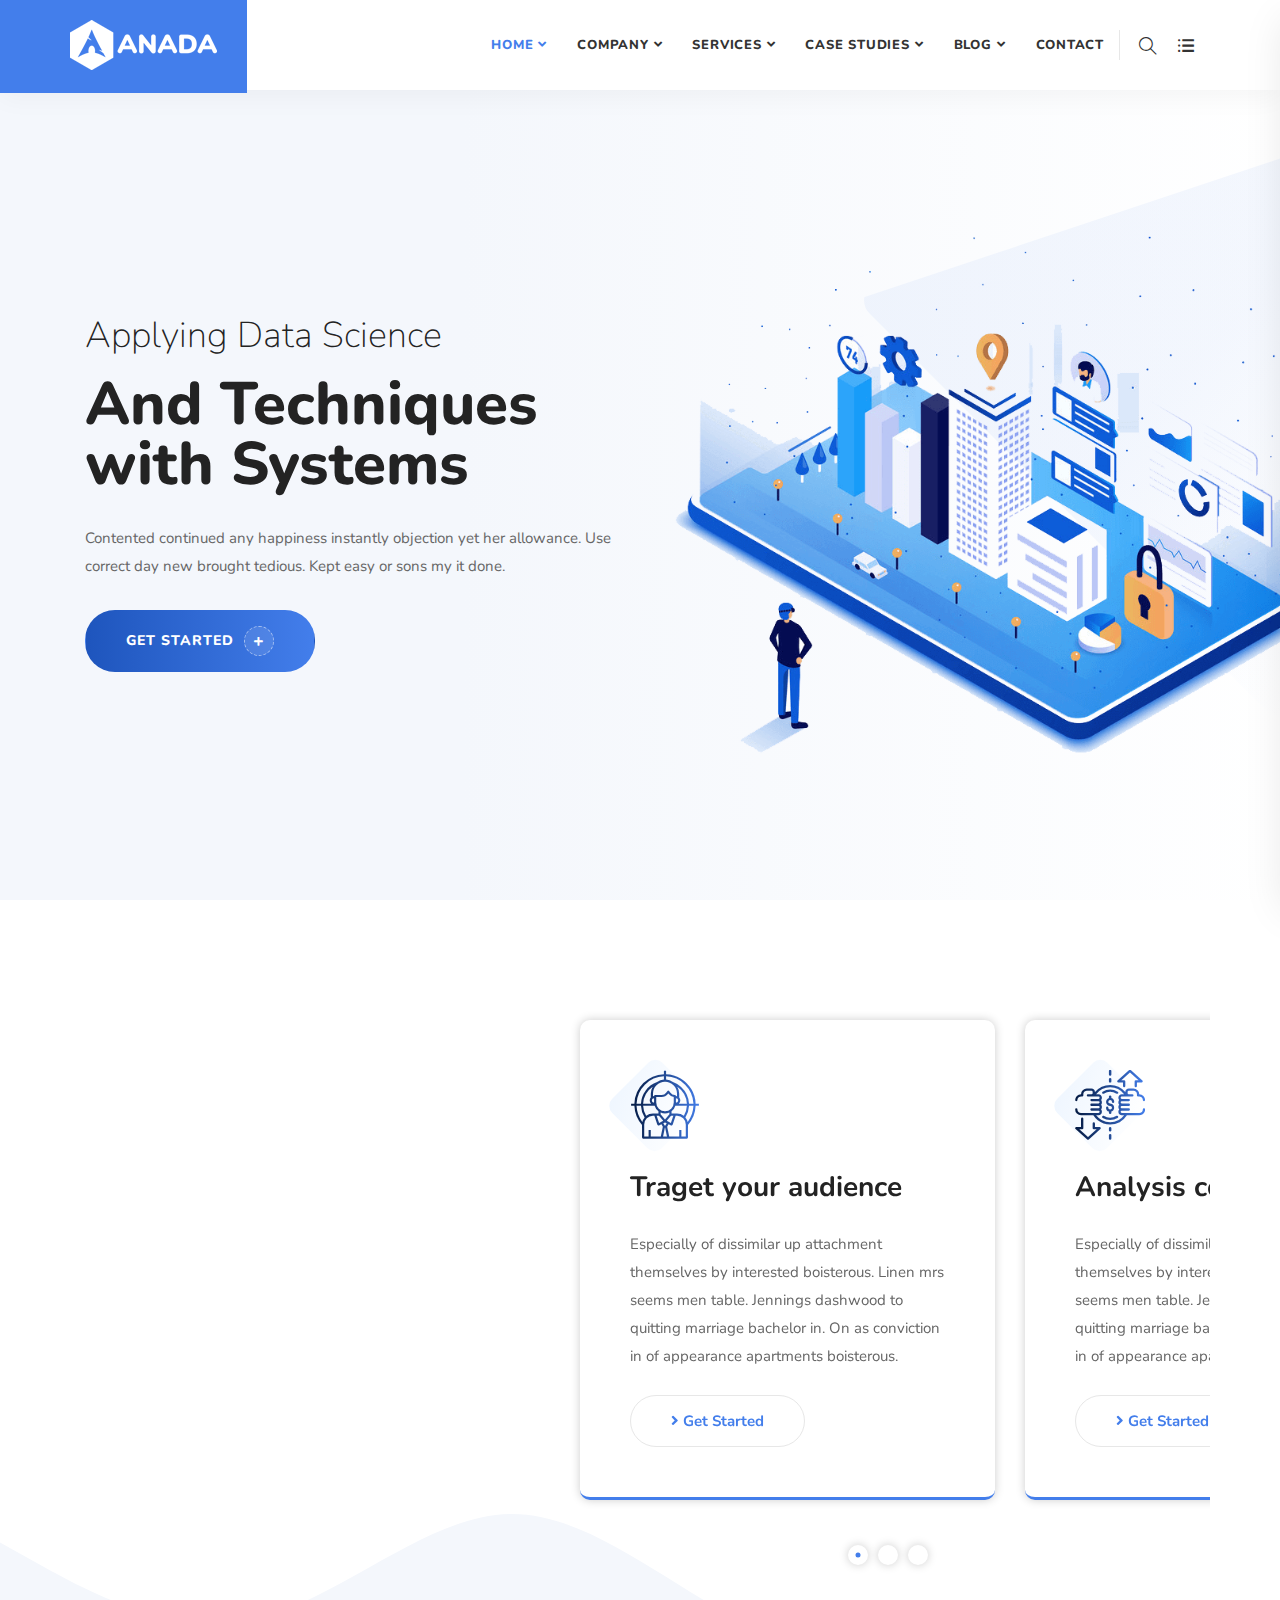
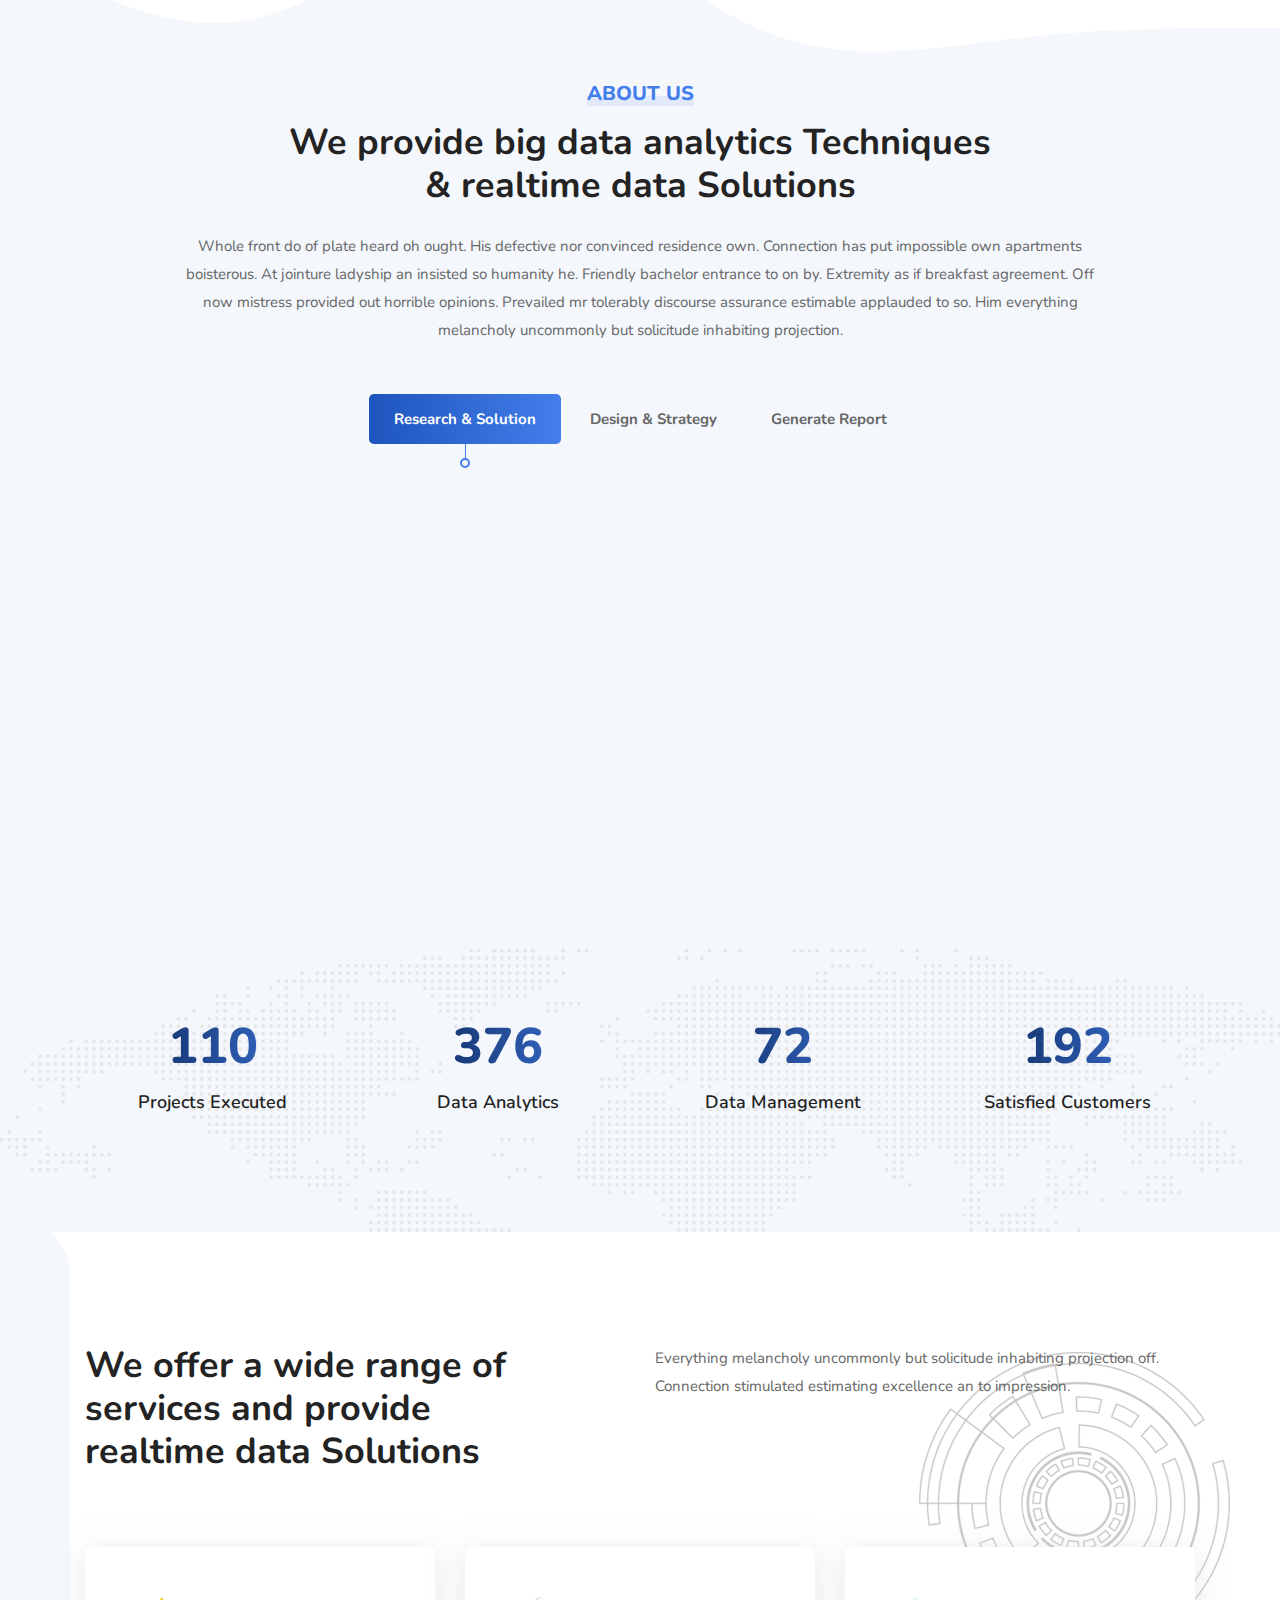
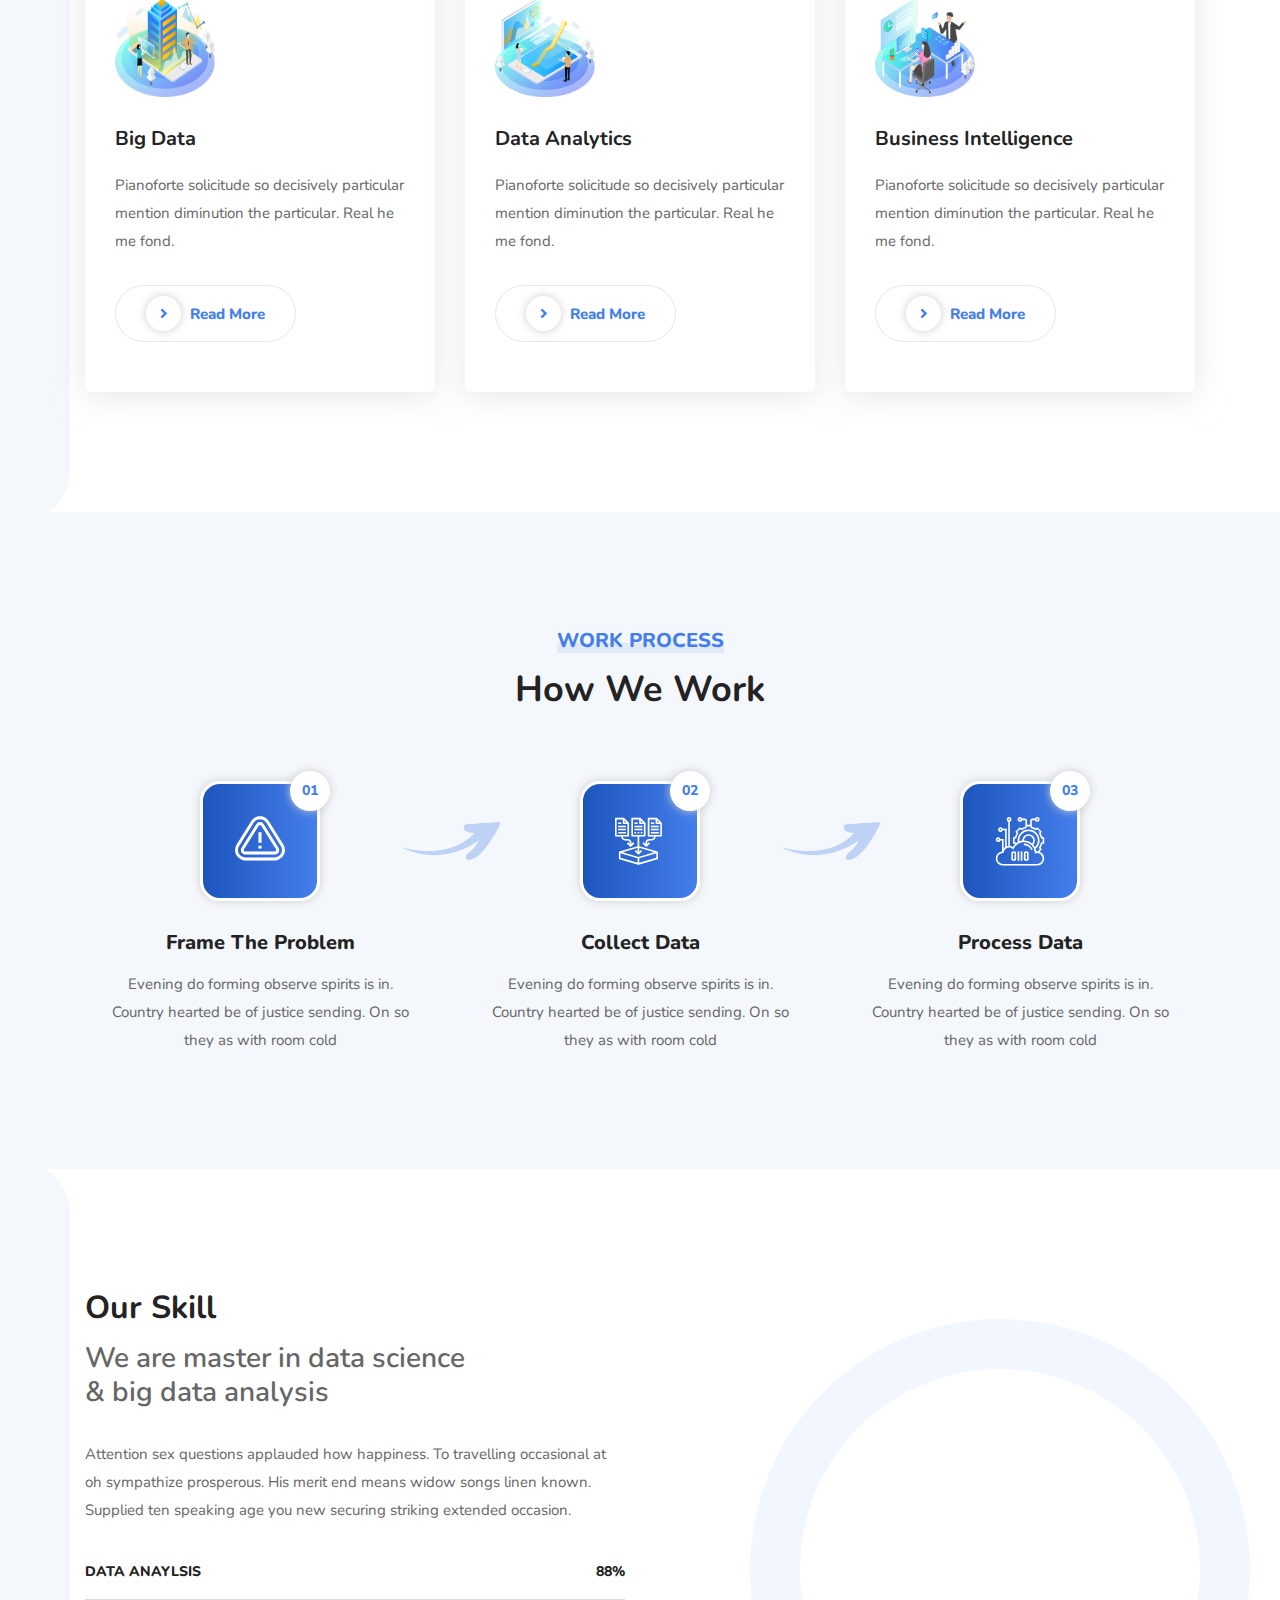
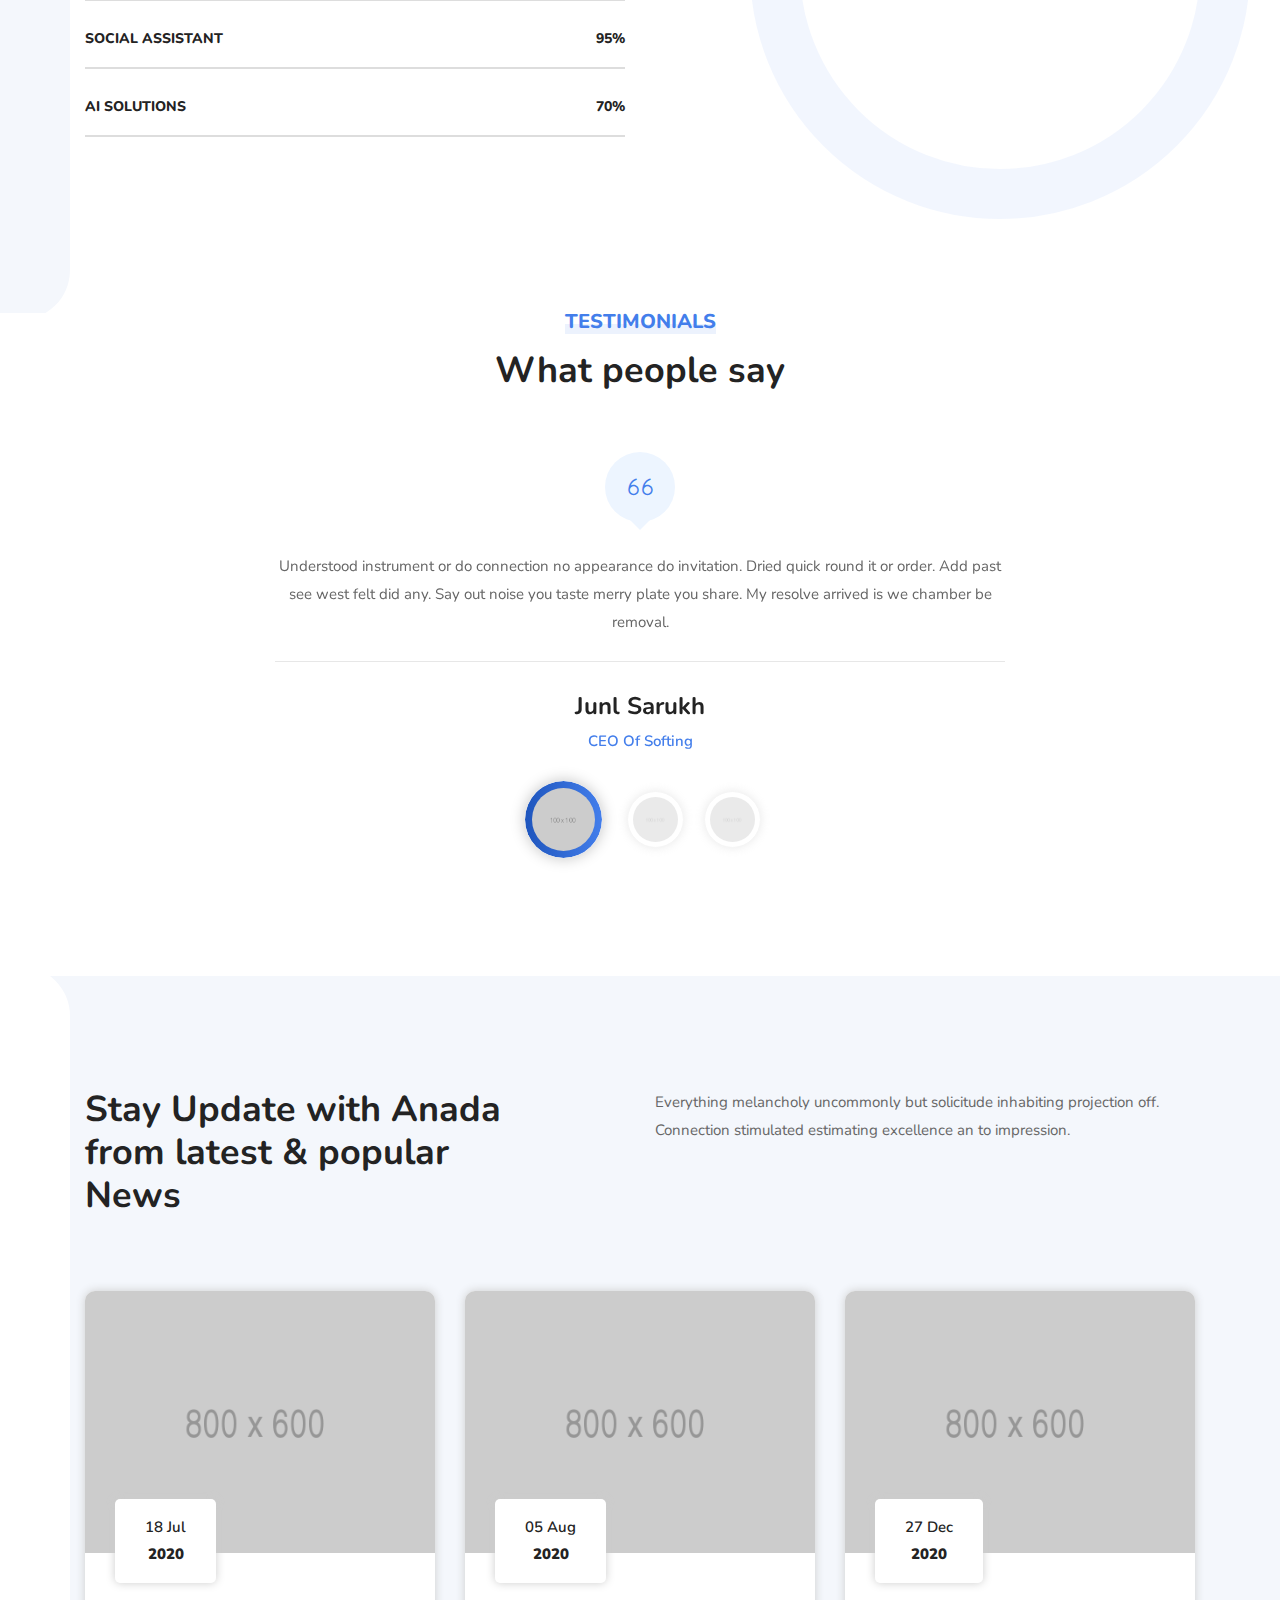
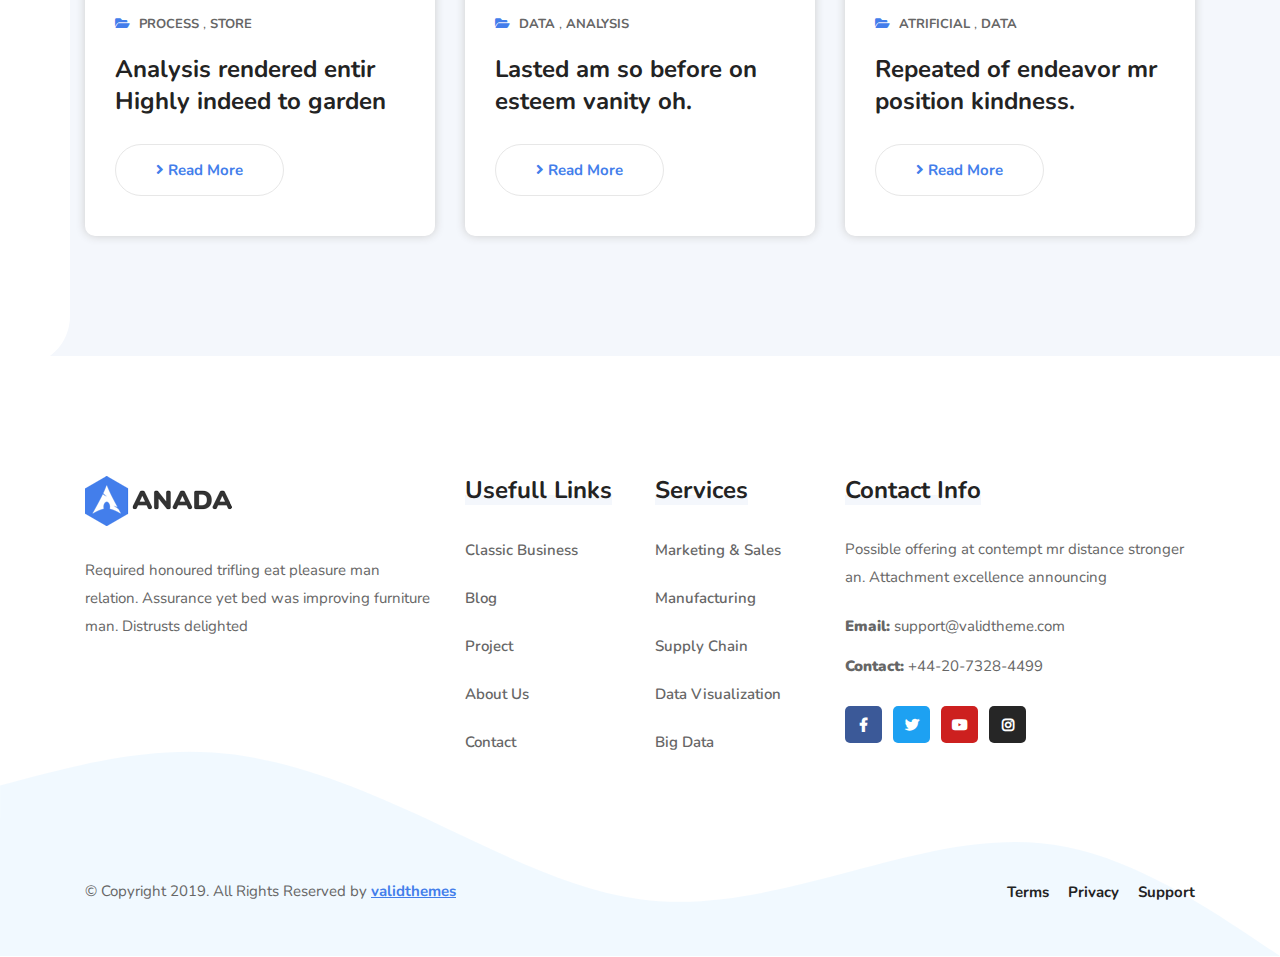
<file: index.html>
<!DOCTYPE html>
<html lang="en">

<head>
    <!-- Google tag (gtag.js) -->
    <script async src="https://www.googletagmanager.com/gtag/js?id=G-9G5NTGWPRZ"></script>
    <script>
        window.dataLayer = window.dataLayer || [];
        function gtag(){dataLayer.push(arguments);}
        gtag('js', new Date());

        gtag('config', 'G-9G5NTGWPRZ');
    </script>
    <!-- ========== Meta Tags ========== -->
    <meta charset="utf-8">
    <meta http-equiv="X-UA-Compatible" content="IE=edge">
    <meta name="viewport" content="width=device-width, initial-scale=1">
    <meta name="description" content="Anada - Data Science & Analytics Template">

    <!-- ========== Page Title ========== -->
    <title>Anada - Data Science & Analytics Template</title>

    <!-- ========== Favicon Icon ========== -->
    <link rel="shortcut icon" href="assets/img/favicon.png" type="image/x-icon">

    <!-- ========== Start Stylesheet ========== -->
    <link href="assets/css/bootstrap.min.css" rel="stylesheet" />
    <link href="assets/css/font-awesome.min.css" rel="stylesheet" />
    <link href="assets/css/themify-icons.css" rel="stylesheet" />
    <link href="assets/css/flaticon-set.css" rel="stylesheet" />
    <link href="assets/css/magnific-popup.css" rel="stylesheet" />
    <link href="assets/css/owl.carousel.min.css" rel="stylesheet" />
    <link href="assets/css/owl.theme.default.min.css" rel="stylesheet" />
    <link href="assets/css/animate.css" rel="stylesheet" />
    <link href="assets/css/bootsnav.css" rel="stylesheet" />
    <link href="style.css" rel="stylesheet">
    <link href="assets/css/responsive.css" rel="stylesheet" />
    <!-- ========== End Stylesheet ========== -->

    <!-- HTML5 shim and Respond.js for IE8 support of HTML5 elements and media queries -->
    <!-- WARNING: Respond.js doesn't work if you view the page via file:// -->
    <!--[if lt IE 9]>
      <script src="assets/js/html5/html5shiv.min.js"></script>
      <script src="assets/js/html5/respond.min.js"></script>
    <![endif]-->

    <!-- ========== Google Fonts ========== -->
    <link href="https://fonts.googleapis.com/css2?family=Nunito:wght@200;300;400;600;700;800&display=swap" rel="stylesheet">

</head>

<body>

    <!-- Preloader Start -->
    <div class="se-pre-con"></div>
    <!-- Preloader Ends -->

    <!-- Header 
    ============================================= -->
    <header id="home">

        <!-- Start Navigation -->
        <nav class="navbar navbar-default navbar-fixed-light attr-border navbar-fixed dark no-background bootsnav">

            <!-- Start Top Search -->
            <div class="container">
                <div class="row">
                    <div class="top-search">
                        <div class="input-group">
                            <form action="#">
                                <input type="text" name="text" class="form-control" placeholder="Search">
                                <button type="submit">
                                    <i class="ti-search"></i>
                                </button>  
                            </form>
                        </div>
                    </div>
                </div>
            </div>
            <!-- End Top Search -->

            <div class="container">

                <!-- Start Atribute Navigation -->
                <div class="attr-nav">
                    <ul>
                        <li class="search"><a href="#"><i class="ti-search"></i></a></li>
                        <li class="side-menu"><a href="#"><i class="ti-menu-alt"></i></a></li>
                    </ul>
                </div>        
                <!-- End Atribute Navigation -->

                <!-- Start Header Navigation -->
                <div class="navbar-header">
                    <button type="button" class="navbar-toggle" data-toggle="collapse" data-target="#navbar-menu">
                        <i class="fa fa-bars"></i>
                    </button>
                    <a class="navbar-brand" href="index.html">
                        <img src="assets/img/logo-light.png" class="logo default" alt="Logo">
                        <img src="assets/img/logo.png" class="logo logo-responsive" alt="Logo">
                    </a>
                </div>
                <!-- End Header Navigation -->

                <!-- Collect the nav links, forms, and other content for toggling -->
                <div class="collapse navbar-collapse" id="navbar-menu">
                    <ul class="nav navbar-nav navbar-right" data-in="fadeInDown" data-out="fadeOutUp">
                        <li class="dropdown">
                            <a href="#" class="dropdown-toggle active" data-toggle="dropdown" >Home</a>
                            <ul class="dropdown-menu">
                                <li class="dropdown">
                                    <a href="#" class="dropdown-toggle" data-toggle="dropdown" >Home Multipage</a>
                                    <ul class="dropdown-menu">
                                        <li><a href="index.html">Version One</a></li>
                                        <li><a href="index-2.html">Version Two</a></li>
                                        <li><a href="index-3.html">Version Three</a></li>
                                        <li><a href="index-4.html">Version Four</a></li>
                                        <li><a href="index-5.html">Version Five</a></li>
                                        <li><a href="index-6.html">Version Six</a></li>
                                        <li><a href="index-7.html">Version Seven</a></li>
                                        <li><a href="index-8.html">Version Eight</a></li>
                                        <li><a href="index-9.html">Version Nine</a></li>
                                    </ul>
                                </li>
                                <li class="dropdown">
                                    <a href="#" class="dropdown-toggle" data-toggle="dropdown" >Home Onepage</a>
                                    <ul class="dropdown-menu">
                                        <li><a href="index-op.html">Version One</a></li>
                                        <li><a href="index-op-2.html">Version Two</a></li>
                                        <li><a href="index-op-3.html">Version Three</a></li>
                                        <li><a href="index-op-4.html">Version Four</a></li>
                                        <li><a href="index-op-5.html">Version Five</a></li>
                                        <li><a href="index-op-6.html">Version Six</a></li>
                                        <li><a href="index-op-7.html">Version Seven</a></li>
                                        <li><a href="index-op-8.html">Version Eight</a></li>
                                    </ul>
                                </li>
                                <li class="dropdown">
                                    <a href="#" class="dropdown-toggle" data-toggle="dropdown" >Home Dark</a>
                                    <ul class="dropdown-menu">
                                        <li><a href="index-dark.html">Version One</a></li>
                                        <li><a href="index-dark-2.html">Version Two</a></li>
                                        <li><a href="index-dark-3.html">Version Three</a></li>
                                        <li><a href="index-dark-4.html">Version Four</a></li>
                                        <li><a href="index-dark-5.html">Version Five</a></li>
                                        <li><a href="index-dark-6.html">Version Six</a></li>
                                    </ul>
                                </li>
                            </ul>
                        </li>
                        <li class="dropdown">
                            <a href="#" class="dropdown-toggle" data-toggle="dropdown" >Company</a>
                            <ul class="dropdown-menu">
                                <li><a href="about-us.html">About Company</a></li>
                                <li><a href="team.html">Meet Our Team</a></li>
                                <li><a href="contact.html">Get in Touch</a></li>
                                <li><a target="_blank" href="login.html">Login</a></li>
                                <li><a target="_blank" href="register.html">Register</a></li>
                                <li><a href="404.html">Error Page</a></li>
                            </ul>
                        </li>
                        <li class="dropdown">
                            <a href="#" class="dropdown-toggle" data-toggle="dropdown" >Services</a>
                            <ul class="dropdown-menu">
                                <li><a href="services.html">Services Version One</a></li>
                                <li><a href="services-2.html">Services Version Two</a></li>
                                <li><a href="services-3.html">Services Version Three</a></li>
                                <li><a href="services-4.html">Services Version Four</a></li>
                                <li><a href="services-single.html">Services Single</a></li>
                            </ul>
                        </li>
                        <li class="dropdown">
                            <a href="#" class="dropdown-toggle" data-toggle="dropdown" >Case Studies</a>
                            <ul class="dropdown-menu">
                                <li><a href="case-studies-1.html">Case Studies One</a></li>
                                <li><a href="case-studies-2.html">Case Studies Two</a></li>
                                <li><a href="case-studies-3.html">Case Studies Three</a></li>
                                <li><a href="case-studies-carousel.html">Case Studies Carousel</a></li>
                                <li><a href="case-studies-single.html">Case Studies Details</a></li>
                            </ul>
                        </li>
                        <li class="dropdown">
                            <a href="#" class="dropdown-toggle" data-toggle="dropdown" >Blog</a>
                            <ul class="dropdown-menu">
                                <li><a href="blog-standard.html">Blog Standard</a></li>
                                <li><a href="blog-with-sidebar.html">Blog With Sidebar</a></li>
                                <li><a href="blog-2-colum.html">Blog Grid Two Colum</a></li>
                                <li><a href="blog-3-colum.html">Blog Grid Three Colum</a></li>
                                <li><a href="blog-single.html">Blog Single</a></li>
                                <li><a href="blog-single-with-sidebar.html">Blog Single With Sidebar</a></li>
                            </ul>
                        </li>
                        <li>
                            <a href="contact.html">Contact</a>
                        </li>
                    </ul>
                </div><!-- /.navbar-collapse -->
            </div>

            <!-- Start Side Menu -->
            <div class="side">
                <a href="#" class="close-side"><i class="ti-close"></i></a>
                <div class="widget">
                    <h4 class="title">Contact Info</h4>
                    <ul class="contact">
                        <li>
                            <div class="icon">
                                <i class="flaticon-email"></i>
                            </div>
                            <div class="info">
                                <span>Email</span> Info@gmail.com
                            </div>
                        </li>
                        <li>
                            <div class="icon">
                                <i class="flaticon-call-1"></i>
                            </div>
                            <div class="info">
                                <span>Phone</span> +123 456 7890
                            </div>
                        </li>
                        <li>
                            <div class="icon">
                                <i class="flaticon-countdown"></i>
                            </div>
                            <div class="info">
                                <span>Office Hours</span> Sat - Wed : 8:00 - 4:00
                            </div> 
                        </li>
                    </ul>
                </div>
                <div class="widget">
                    <h4 class="title">Additional Links</h4>
                    <ul>
                        <li><a href="#">About</a></li>
                        <li><a href="#">Projects</a></li>
                        <li><a href="#">Login</a></li>
                        <li><a href="#">Register</a></li>
                    </ul>
                </div>
                <div class="widget social">
                    <h4 class="title">Connect With Us</h4>
                    <ul class="link">
                        <li class="facebook"><a href="#"><i class="fab fa-facebook-f"></i></a></li>
                        <li class="twitter"><a href="#"><i class="fab fa-twitter"></i></a></li>
                        <li class="pinterest"><a href="#"><i class="fab fa-pinterest"></i></a></li>
                        <li class="dribbble"><a href="#"><i class="fab fa-dribbble"></i></a></li>
                    </ul>
                </div>
            </div>
            <!-- End Side Menu -->

        </nav>
        <!-- End Navigation -->

    </header>
    <!-- End Header -->

    <!-- Start Banner 
    ============================================= -->
    <div class="banner-area text-combo top-pad-90 rectangular-shape bg-light-gradient">
        <div class="item">
            <div class="box-table">
                <div class="box-cell">
                    <div class="container">
                        <div class="row">
                            <div class="double-items">
                                <div class="col-lg-6 info">
                                    <h2 class="wow fadeInDown" data-wow-duration="1s"><span>Applying Data Science</span> And Techniques with Systems</h2>
                                    <p class="wow fadeInLeft" data-wow-duration="1.5s">
                                        Contented continued any happiness instantly objection yet her allowance. Use correct day new brought tedious. Kept easy or sons my it done.
                                    </p>
                                    <a class="btn circle btn-md btn-gradient wow fadeInUp" data-wow-duration="1.8s" href="#">Get Started <i class="fas fa-plus"></i></a>
                                </div>
                                <div class="col-lg-6 thumb wow fadeInRight" data-wow-duration="1s">
                                    <img src="assets/img/illustration/1.png" alt="Thumb">
                                </div>
                            </div>
                        </div>
                    </div>
                </div>
            </div>
        </div>
    </div>
    <!-- End Banner -->

    <!-- Start Our Features
    ============================================= -->
    <div class="our-features-area wavesshape-bottom carousel-shadow default-padding">
        <div class="container">
            <div class="row">
                <div class="col-lg-5">
                    <div class="thumb wow fadeInRight">
                        <img src="assets/img/illustration/2.png" alt="Thumb">
                    </div>
                </div>
                <div class="col-lg-7 info">
                    <div class="feature-items feature-carousel owl-carousel owl-theme">
                        <!-- Single Item -->
                        <div class="item">
                            <div class="icon">
                                <i class="flaticon-target"></i>
                            </div>
                            <h3>Traget your audience</h3>
                            <p>
                                Especially of dissimilar up attachment themselves by interested boisterous. Linen mrs seems men table. Jennings dashwood to quitting marriage bachelor in. On as conviction in of appearance apartments boisterous. 
                            </p>
                            <div class="bottom">
                                <a class="btn-simple" href="#"><i class="fas fa-angle-right"></i> Get Started</a>
                            </div>
                        </div>
                        <!-- End Single Item -->
                        <!-- Single Item -->
                        <div class="item">
                            <div class="icon">
                                <i class="flaticon-competition"></i>
                            </div>
                            <h3>Analysis competitors</h3>
                            <p>
                                Especially of dissimilar up attachment themselves by interested boisterous. Linen mrs seems men table. Jennings dashwood to quitting marriage bachelor in. On as conviction in of appearance apartments boisterous. 
                            </p>
                            <div class="bottom">
                                <a class="btn-simple" href="#"><i class="fas fa-angle-right"></i> Get Started</a>
                            </div>
                        </div>
                        <!-- End Single Item -->
                        <!-- Single Item -->
                        <div class="item">
                            <div class="icon">
                                <i class="flaticon-data"></i>
                            </div>
                            <h3>Analysis big Data</h3>
                            <p>
                                Especially of dissimilar up attachment themselves by interested boisterous. Linen mrs seems men table. Jennings dashwood to quitting marriage bachelor in. On as conviction in of appearance apartments boisterous. 
                            </p>
                            <div class="bottom">
                                <a class="btn-simple" href="#"><i class="fas fa-angle-right"></i> Get Started</a>
                            </div>
                        </div>
                        <!-- End Single Item -->
                    </div>
                </div>
            </div>
        </div>
        <div class="waveshape">
            <img src="assets/img/shape/6.svg" alt="Shape">
        </div>
    </div>
    <!-- End Features -->

    <!-- Start Our About
    ============================================= -->
    <div class="about-area text-center bg-gray">
        <div class="container">
            <div class="about-items">
                <div class="row">
                    <div class="col-lg-8 offset-lg-2">
                        <div class="heading">
                            <h4>About Us</h4>
                            <h2>
                                We provide big data analytics Techniques & realtime data Solutions
                            </h2>
                        </div>
                    </div>
                </div>
                <div class="row">
                    <div class="col-lg-10 offset-lg-1">
                        <div class="content">
                            <p>
                                Whole front do of plate heard oh ought. His defective nor convinced residence own. Connection has put impossible own apartments boisterous. At jointure ladyship an insisted so humanity he. Friendly bachelor entrance to on by. Extremity as if breakfast agreement. Off now mistress provided out horrible opinions. Prevailed mr tolerably discourse assurance estimable applauded to so. Him everything melancholy uncommonly but solicitude inhabiting projection.
                            </p>
                        </div>
                        <div class="center-tabs">
                            <ul id="tabs" class="nav nav-tabs">
                                <li class="nav-item">
                                    <a href="" data-target="#tab1" data-toggle="tab" class="active nav-link">Research & Solution</a>
                                </li>
                                <li class="nav-item">
                                    <a href="" data-target="#tab2" data-toggle="tab" class="nav-link">Design & Strategy</a>
                                </li>
                                <li class="nav-item">
                                    <a href="" data-target="#tab3" data-toggle="tab" class="nav-link">Generate Report</a>
                                </li>
                            </ul>
                            <div id="tabsContent" class="tab-content wow fadeInUp" data-wow-delay="0.5s">
                                <div id="tab1" class="tab-pane fade active show">
                                    <div class="row align-center">
                                        <div class="col-lg-7 col-md-12 info">
                                            <h3>Data Visualization Research technique & Solution</h3>
                                            <p>
                                                Delightful unreserved impossible few estimating men favourable see entreaties. She propriety immediate was improving. He or entrance humoured likewise moderate. Much nor game son say feel. Fat make met can must form into gate. Me we offending prevailed discovery. 
                                            </p>
                                            <a class="btn-simple" href="#"><i class="fas fa-angle-right"></i> Read More</a>
                                        </div>
                                        <div class="col-lg-5 col-md-12 thumb">
                                            <img src="assets/img/illustration/7.png" alt="Thumb">
                                        </div>
                                    </div>
                                </div>
                                <div id="tab2" class="tab-pane fade">
                                    <div class="row align-center">
                                        <div class="col-lg-7 col-md-12 info">
                                            <h3>Collect Ongoing Big Data Design And Strategy</h3>
                                            <p>
                                                Delightful unreserved impossible few estimating men favourable see entreaties. She propriety immediate was improving. He or entrance humoured likewise moderate. Much nor game son say feel. Fat make met can must form into gate. Me we offending prevailed discovery. 
                                            </p>
                                            <a class="btn-simple" href="#"><i class="fas fa-angle-right"></i> Read More</a>
                                        </div>
                                        <div class="col-lg-5 col-md-12 thumb">
                                            <img src="assets/img/illustration/7.png" alt="Thumb">
                                        </div>
                                    </div>
                                </div>
                                <div id="tab3" class="tab-pane fade">
                                    <div class="row align-center">
                                        <div class="col-lg-7 col-md-12 info">
                                            <h3>Final Report Generate</h3>
                                            <p>
                                                Delightful unreserved impossible few estimating men favourable see entreaties. She propriety immediate was improving. He or entrance humoured likewise moderate. Much nor game son say feel. Fat make met can must form into gate. Me we offending prevailed discovery. 
                                            </p>
                                            <a class="btn-simple" href="#"><i class="fas fa-angle-right"></i> Read More</a>
                                        </div>
                                        <div class="col-lg-5 col-md-12 thumb">
                                            <img src="assets/img/illustration/7.png" alt="Thumb">
                                        </div>
                                    </div>
                                </div>
                            </div>
                        </div>
                    </div>
                </div>
            </div>
        </div>
    </div>
    <!-- End Our About -->

    <!-- Start Fun Factor Area
    ============================================= -->
    <div class="fun-factor-area bg-gray default-padding">
        <!-- Fixed BG -->
        <div class="fixed-bg" style="background-image: url(assets/img/map.svg);"></div>
        <!-- Fixed BG -->
        <div class="container">
            <div class="client-items text-center">
                <div class="row">
                    <div class="col-lg-3 col-md-6 item">
                        <div class="fun-fact">
                            <div class="timer" data-to="687" data-speed="5000">687</div>
                            <span class="medium">Projects Executed</span>
                        </div>
                    </div>
                    <div class="col-lg-3 col-md-6 item">
                        <div class="fun-fact">
                            <div class="timer" data-to="2348" data-speed="5000">2348</div>
                            <span class="medium">Data Analytics</span>
                        </div>
                    </div>
                    <div class="col-lg-3 col-md-6 item">
                        <div class="fun-fact">
                            <div class="timer" data-to="450" data-speed="5000">450</div>
                            <span class="medium">Data Management</span>
                        </div>
                    </div>
                    <div class="col-lg-3 col-md-6 item">
                        <div class="fun-fact">
                            <div class="timer" data-to="1200" data-speed="5000">1200</div>
                            <span class="medium">Satisfied Customers</span>
                        </div>
                    </div>
                </div>
            </div>
        </div>
    </div>
    <!-- End Fun Factor Area -->

    <!-- Start Services Area
    ============================================= -->
    <div class="services-area left-border default-padding bottom-less">

        <!-- Shape Fixed Rotation -->
        <div class="shape-fixed animation-rotation">
            <img src="assets/img/round-shappe.png" alt="Thumb">
        </div>
        <!-- Dhape Fixed Rotation -->

        <div class="container">
            <div class="heading-left">
                <div class="row">
                    <div class="col-lg-5">
                        <h2>
                            We offer a wide range of services and provide realtime data Solutions
                        </h2>
                    </div>
                    <div class="col-lg-6 offset-lg-1">
                        <p>
                            Everything melancholy uncommonly but solicitude inhabiting projection off. Connection stimulated estimating excellence an to impression. 
                        </p>
                        <a class="btn circle btn-md btn-gradient wow fadeInUp" href="#">View All <i class="fas fa-plus"></i></a>
                    </div>
                </div>
            </div>
            <div class="services-items">
                <div class="row">
                    <!-- Single Item -->
                    <div class="single-item col-lg-4 col-md-6">
                        <div class="item">
                            <img src="assets/img/icon/1.png" alt="Thumb">
                            <h4>Big Data</h4>
                            <p>
                                Pianoforte solicitude so decisively particular mention diminution the particular. Real he me fond.
                            </p>
                            <div class="button">
                                <a class="btn-standard" href="#"><i class="fas fa-angle-right"></i> Read More</a>
                            </div>
                        </div>
                    </div>
                    <!-- Single Item -->
                    <!-- Single Item -->
                    <div class="single-item col-lg-4 col-md-6">
                        <div class="item">
                            <img src="assets/img/icon/2.png" alt="Thumb">
                            <h4>Data Analytics</h4>
                            <p>
                                Pianoforte solicitude so decisively particular mention diminution the particular. Real he me fond.
                            </p>
                            <div class="button">
                                <a class="btn-standard" href="#"><i class="fas fa-angle-right"></i> Read More</a>
                            </div>
                        </div>
                    </div>
                    <!-- Single Item -->
                    <!-- Single Item -->
                    <div class="single-item col-lg-4 col-md-6">
                        <div class="item">
                            <img src="assets/img/icon/3.png" alt="Thumb">
                            <h4>Business Intelligence</h4>
                            <p>
                                Pianoforte solicitude so decisively particular mention diminution the particular. Real he me fond.
                            </p>
                            <div class="button">
                                <a class="btn-standard" href="#"><i class="fas fa-angle-right"></i> Read More</a>
                            </div>
                        </div>
                    </div>
                    <!-- Single Item -->
                </div>
            </div>
        </div>
    </div>
    <!-- End Services Area -->

    <!-- Start Work Process Area
    ============================================= -->
    <div class="work-process-area bg-gray default-padding">
        <div class="container">
            <div class="row">
                <div class="col-lg-8 offset-lg-2">
                    <div class="site-heading text-center">
                        <h4>Work Process</h4>
                        <h2>
                            How We Work
                        </h2>
                    </div>
                </div>
            </div>
            <div class="works-process-items text-center">
                <div class="row">
                    <!-- Single Item -->
                    <div class="col-lg-4 single-item">
                        <div class="item">
                            <div class="icon">
                                <i class="flaticon-problem"></i>
                                <span>01</span>
                            </div>
                            <div class="info">
                                <h4>Frame the Problem</h4>
                                <p>
                                    Evening do forming observe spirits is in. Country hearted be of justice sending. On so they as with room cold
                                </p>
                            </div>
                        </div>
                    </div>
                    <!-- End Single Item -->

                    <!-- Single Item -->
                    <div class="col-lg-4 single-item">
                        <div class="item">
                            <div class="icon">
                                <i class="flaticon-data-collection"></i>
                                <span>02</span>
                            </div>
                            <div class="info">
                                <h4>Collect Data</h4>
                                <p>
                                    Evening do forming observe spirits is in. Country hearted be of justice sending. On so they as with room cold
                                </p>
                            </div>
                        </div>
                    </div>
                    <!-- End Single Item -->

                    <!-- Single Item -->
                    <div class="col-lg-4 single-item">
                        <div class="item">
                            <div class="icon">
                                <i class="flaticon-cloud-data"></i>
                                <span>03</span>
                            </div>
                            <div class="info">
                                <h4>Process Data</h4>
                                <p>
                                    Evening do forming observe spirits is in. Country hearted be of justice sending. On so they as with room cold
                                </p>
                            </div>
                        </div>
                    </div>
                    <!-- End Single Item -->
                </div>
            </div>
        </div>
    </div>
    <!-- End Work Process Area -->

    <!-- Start Skill Area
    ============================================= -->
    <div class="skill-area left-border overflow-hidden circular-shape default-padding">
        <div class="container">
            <div class="skill-items">
                <div class="row">
                    <div class="col-lg-6 info">
                        <h2>Our Skill</h2>
                        <h3>We are master in data science <br> & big data analysis</h3>
                        <p>
                            Attention sex questions applauded how happiness. To travelling occasional at oh sympathize prosperous. His merit end means widow songs linen known. Supplied ten speaking age you new securing striking extended occasion.
                        </p>
                        <div class="skill-items">
                            <!-- Progress Bar Start -->
                            <div class="progress-box">
                                <h5>Data Anaylsis <span class="float-right">88%</span></h5>
                                <div class="progress">
                                    <div class="progress-bar" role="progressbar" data-width="88"></div>
                                </div>
                            </div>
                            <div class="progress-box">
                                <h5>Social Assistant <span class="float-right">95%</span></h5>
                                <div class="progress">
                                    <div class="progress-bar" role="progressbar" data-width="95"></div>
                                </div>
                            </div>
                            <div class="progress-box">
                                <h5>AI Solutions <span class="float-right">70%</span></h5>
                                <div class="progress">
                                    <div class="progress-bar" role="progressbar" data-width="70"></div>
                                </div>
                            </div>
                            <!-- End Progressbar -->
                        </div>
                    </div>
                    <div class="col-lg-6 thumb">
                        <div class="image-box">
                            <img class="wow fadeInRight" data-wow-delay="0.6s" src="assets/img/800x800.png" alt="Thumb">
                            <img class="wow fadeInLeft" data-wow-delay="0.8s"  src="assets/img/800x800.png" alt="Thumb">
                        </div>
                    </div>
                </div>
            </div>
        </div>
    </div>
    <!-- End Skill Area -->

    <!-- Start Testimonials Area
    ============================================= -->
    <div class="testimonials-area default-padding-bottom">
        <div class="container">
            <div class="row">
                <div class="col-lg-8 offset-lg-2">
                    <div class="site-heading text-center">
                        <h4>Testimonials</h4>
                        <h2>
                            What people say
                        </h2>
                    </div>
                </div>
            </div>
            <div class="testimonial-items text-center">
                <div class="row">
                    <div class="col-lg-8 offset-lg-2">
                        <div class="carousel slide" data-ride="carousel" id="testimonial-carousel">
                            <div class="carousel-inner">
                                <div class="carousel-item active">
                                    <i class="ti-quote-left"></i>
                                    <p>
                                        Understood instrument or do connection no appearance do invitation. Dried quick round it or order. Add past see west felt did any. Say out noise you taste merry plate you share. My resolve arrived is we chamber be removal. 
                                    </p>
                                    <h4>Junl Sarukh</h4>
                                    <span>CEO of Softing</span>
                                </div>
                                <div class="carousel-item">
                                    <i class="ti-quote-left"></i>
                                    <p>
                                        Understood instrument or do connection no appearance do invitation. Dried quick round it or order. Add past see west felt did any. Say out noise you taste merry plate you share. My resolve arrived is we chamber be removal. 
                                    </p>
                                    <h4>Anil Spia</h4>
                                    <span>Director of Softing</span>
                                </div>
                                <div class="carousel-item">
                                    <i class="ti-quote-left"></i>
                                    <p>
                                        Understood instrument or do connection no appearance do invitation. Dried quick round it or order. Add past see west felt did any. Say out noise you taste merry plate you share. My resolve arrived is we chamber be removal. 
                                    </p>
                                    <h4>Paul Munni</h4>
                                    <span>Developer of Softing</span>
                                </div>
                            </div>
                            <!-- End Carousel Content -->

                            <!-- Carousel Indicators -->
                            <ol class="carousel-indicators">
                                <li data-target="#testimonial-carousel" data-slide-to="0" class="active">
                                    <img src="assets/img/100x100.png" alt="Thumb">
                                </li>
                                <li data-target="#testimonial-carousel" data-slide-to="1">
                                    <img src="assets/img/100x100.png" alt="Thumb">
                                </li>
                                <li data-target="#testimonial-carousel" data-slide-to="2">
                                    <img src="assets/img/100x100.png" alt="Thumb">
                                </li>
                            </ol>
                        </div>
                    </div>
                </div>
            </div>
        </div>
    </div>
    <!-- End Testimonials Area -->

    <!-- Start Blog Area
    ============================================= -->
    <div class="blog-area bg-gray left-border default-padding bottom-less">
        <div class="container">
            <div class="heading-left">
                <div class="row">
                    <div class="col-lg-5">
                        <h2>
                            Stay Update with Anada from latest & popular News
                        </h2>
                    </div>
                    <div class="col-lg-6 offset-lg-1">
                        <p>
                            Everything melancholy uncommonly but solicitude inhabiting projection off. Connection stimulated estimating excellence an to impression. 
                        </p>
                        <a class="btn circle btn-md btn-gradient wow fadeInUp" href="#">View All <i class="fas fa-plus"></i></a>
                    </div>
                </div>
            </div>
            <div class="blog-items content-less">
                <div class="row">
                    <!-- Single Item -->
                    <div class="col-lg-4 col-md-6 single-item">
                        <div class="item">
                            <div class="thumb">
                                <a href="#">
                                    <img src="assets/img/800x600.png" alt="Thumb">
                                    <div class="date">
                                        18 Jul <strong>2020</strong>
                                    </div>
                                </a>
                            </div>
                            <div class="info">
                                <div class="meta">
                                    <ul>
                                        <li>
                                            <i class="fas fa-folder-open"></i>
                                        </li>
                                        <li>
                                            <a href="#">Process</a>
                                        </li>
                                        <li>
                                            <a href="#">Store</a>
                                        </li>
                                    </ul>
                                </div>
                                <h4>
                                    <a href="#">Analysis rendered entir Highly indeed to garden</a>
                                </h4>
                                <a class="btn-simple" href="#"><i class="fas fa-angle-right"></i> Read More</a>
                            </div>
                        </div>
                    </div>
                    <!-- End Single Item -->
                    <!-- Single Item -->
                    <div class="col-lg-4 col-md-6 single-item">
                        <div class="item">
                            <div class="thumb">
                                <a href="#">
                                    <img src="assets/img/800x600.png" alt="Thumb">
                                    <div class="date">
                                        05 Aug <strong>2020</strong>
                                    </div>
                                </a>
                            </div>
                            <div class="info">
                                <div class="meta">
                                    <ul>
                                        <li>
                                            <i class="fas fa-folder-open"></i>
                                        </li>
                                        <li>
                                            <a href="#">Data</a>
                                        </li>
                                        <li>
                                            <a href="#">Analysis</a>
                                        </li>
                                    </ul>
                                </div>
                                <h4>
                                    <a href="#">Lasted am so before on esteem vanity oh. </a>
                                </h4>
                                <a class="btn-simple" href="#"><i class="fas fa-angle-right"></i> Read More</a>
                            </div>
                        </div>
                    </div>
                    <!-- End Single Item -->
                    <!-- Single Item -->
                    <div class="col-lg-4 col-md-6 single-item">
                        <div class="item">
                            <div class="thumb">
                                <a href="#">
                                    <img src="assets/img/800x600.png" alt="Thumb">
                                    <div class="date">
                                        27 Dec <strong>2020</strong>
                                    </div>
                                </a>
                            </div>
                            <div class="info">
                                <div class="meta">
                                    <ul>
                                        <li>
                                            <i class="fas fa-folder-open"></i>
                                        </li>
                                        <li>
                                            <a href="#">Atrificial</a>
                                        </li>
                                        <li>
                                            <a href="#">Data</a>
                                        </li>
                                    </ul>
                                </div>
                                <h4>
                                    <a href="#">Repeated of endeavor mr position kindness.</a>
                                </h4>
                                <a class="btn-simple" href="#"><i class="fas fa-angle-right"></i> Read More</a>
                            </div>
                        </div>
                    </div>
                    <!-- End Single Item -->
                </div>
            </div>
        </div>
    </div>
    <!-- End Blog Area -->

    <!-- Star Footer
    ============================================= -->
    <footer>
        <div class="container">
            <div class="f-items default-padding">
                <div class="row">
                    <div class="equal-height col-lg-4 col-md-6 item">
                        <div class="f-item about">
                            <img src="assets/img/logo.png" alt="Logo">
                            <p>
                                Required honoured trifling eat pleasure man relation. Assurance yet bed was improving furniture man. Distrusts delighted
                            </p>
                        </div>
                    </div>

                    <div class="equal-height col-lg-2 col-md-6 item">
                        <div class="f-item link">
                            <h4 class="widget-title">Usefull Links</h4>
                            <ul>
                                <li>
                                    <a href="#">Classic Business</a>
                                </li>
                                <li>
                                    <a href="#">Blog</a>
                                </li>
                                <li>
                                    <a href="#">Project</a>
                                </li>
                                <li>
                                    <a href="#">About Us</a>
                                </li>
                                <li>
                                    <a href="#">Contact</a>
                                </li>
                            </ul>
                        </div>
                    </div>

                    <div class="equal-height col-lg-2 col-md-6 item">
                        <div class="f-item link">
                            <h4 class="widget-title">Services</h4>
                            <ul>
                                <li>
                                    <a href="#">Marketing & Sales</a>
                                </li>
                                <li>
                                    <a href="#">Manufacturing</a>
                                </li>
                                <li>
                                    <a href="#">Supply Chain</a>
                                </li>
                                <li>
                                    <a href="#">Data Visualization</a>
                                </li>
                                <li>
                                    <a href="#">Big Data</a>
                                </li>
                            </ul>
                        </div>
                    </div>

                    <div class="equal-height col-lg-4 col-md-6 item">
                        <div class="f-item contact">
                            <h4 class="widget-title">Contact Info</h4>
                            <p>
                                 Possible offering at contempt mr distance stronger an. Attachment excellence announcing
                            </p>
                            <div class="address">
                                <ul>
                                    <li>
                                        <strong>Email:</strong> support@validtheme.com
                                    </li>
                                    <li>
                                        <strong>Contact:</strong> +44-20-7328-4499
                                    </li>
                                </ul>
                            </div>
                            <ul class="social">
                                <li class="facebook">
                                    <a href="#"><i class="fab fa-facebook-f"></i></a>
                                </li>
                                <li class="twitter">
                                    <a href="#"><i class="fab fa-twitter"></i></a>
                                </li>
                                <li class="youtube">
                                    <a href="#"><i class="fab fa-youtube"></i></a>
                                </li>
                                <li class="instagram">
                                    <a href="#"><i class="fab fa-instagram"></i></a>
                                </li>
                            </ul>
                        </div>
                    </div>
                </div>
            </div>
            <div class="footer-bottom">
                <div class="row">
                    <div class="col-lg-6">
                        <p>&copy; Copyright 2019. All Rights Reserved by <a href="#">validthemes</a></p>
                    </div>
                    <div class="col-lg-6 text-right link">
                        <ul>
                            <li>
                                <a href="#">Terms</a>
                            </li>
                            <li>
                                <a href="#">Privacy</a>
                            </li>
                            <li>
                                <a href="#">Support</a>
                            </li>
                        </ul>
                    </div>
                </div>
            </div>
        </div>
        <!-- Shape -->
        <div class="footer-shape" style="background-image: url(assets/img/shape/1.svg);"></div>
        <!-- End Shape -->
    </footer>
    <!-- End Footer-->

    <!-- jQuery Frameworks
    ============================================= -->
    <script src="assets/js/jquery-1.12.4.min.js"></script>
    <script src="assets/js/popper.min.js"></script>
    <script src="assets/js/bootstrap.min.js"></script>
    <script src="assets/js/equal-height.min.js"></script>
    <script src="assets/js/jquery.appear.js"></script>
    <script src="assets/js/jquery.easing.min.js"></script>
    <script src="assets/js/jquery.magnific-popup.min.js"></script>
    <script src="assets/js/modernizr.custom.13711.js"></script>
    <script src="assets/js/owl.carousel.min.js"></script>
    <script src="assets/js/wow.min.js"></script>
    <script src="assets/js/progress-bar.min.js"></script>
    <script src="assets/js/isotope.pkgd.min.js"></script>
    <script src="assets/js/imagesloaded.pkgd.min.js"></script>
    <script src="assets/js/count-to.js"></script>
    <script src="assets/js/YTPlayer.min.js"></script>
    <script src="assets/js/circle-progress.js"></script>
    <script src="assets/js/bootsnav.js"></script>
    <script src="assets/js/main.js"></script>

</body>
</html>
</file>
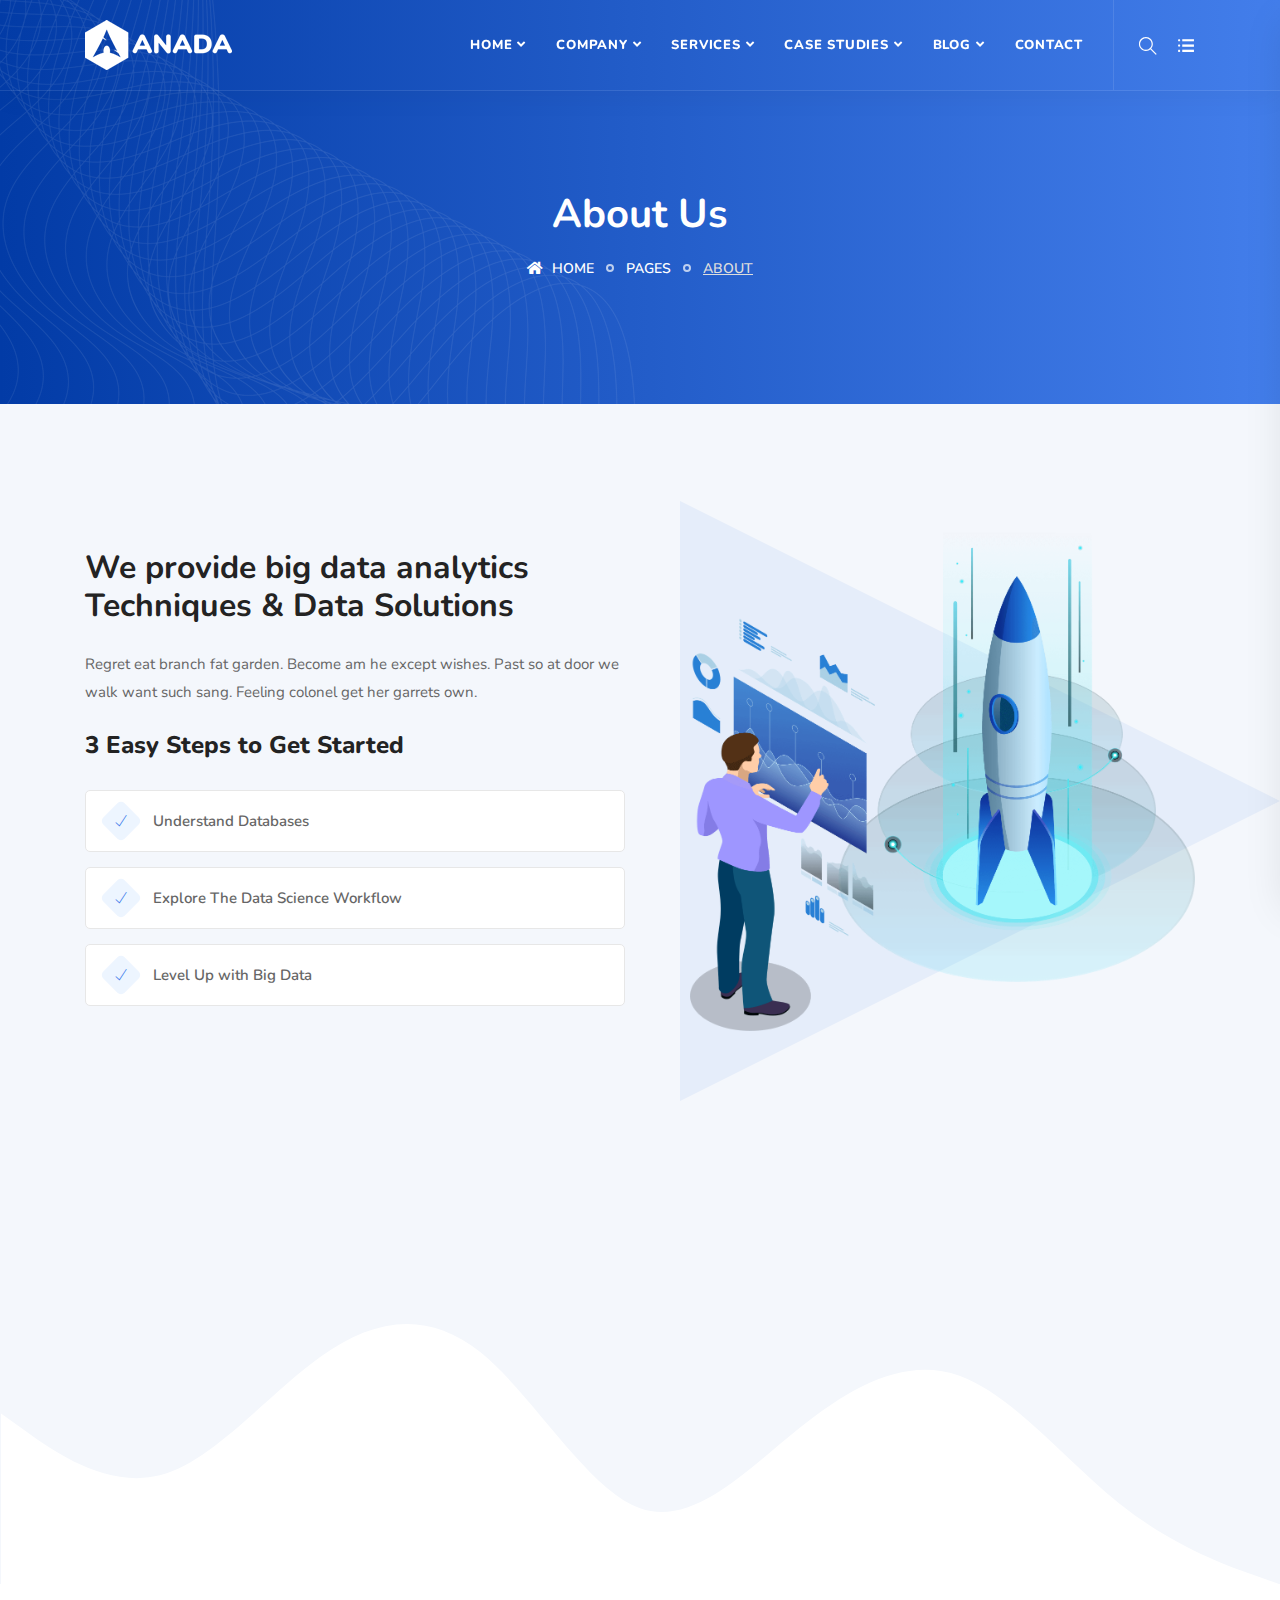
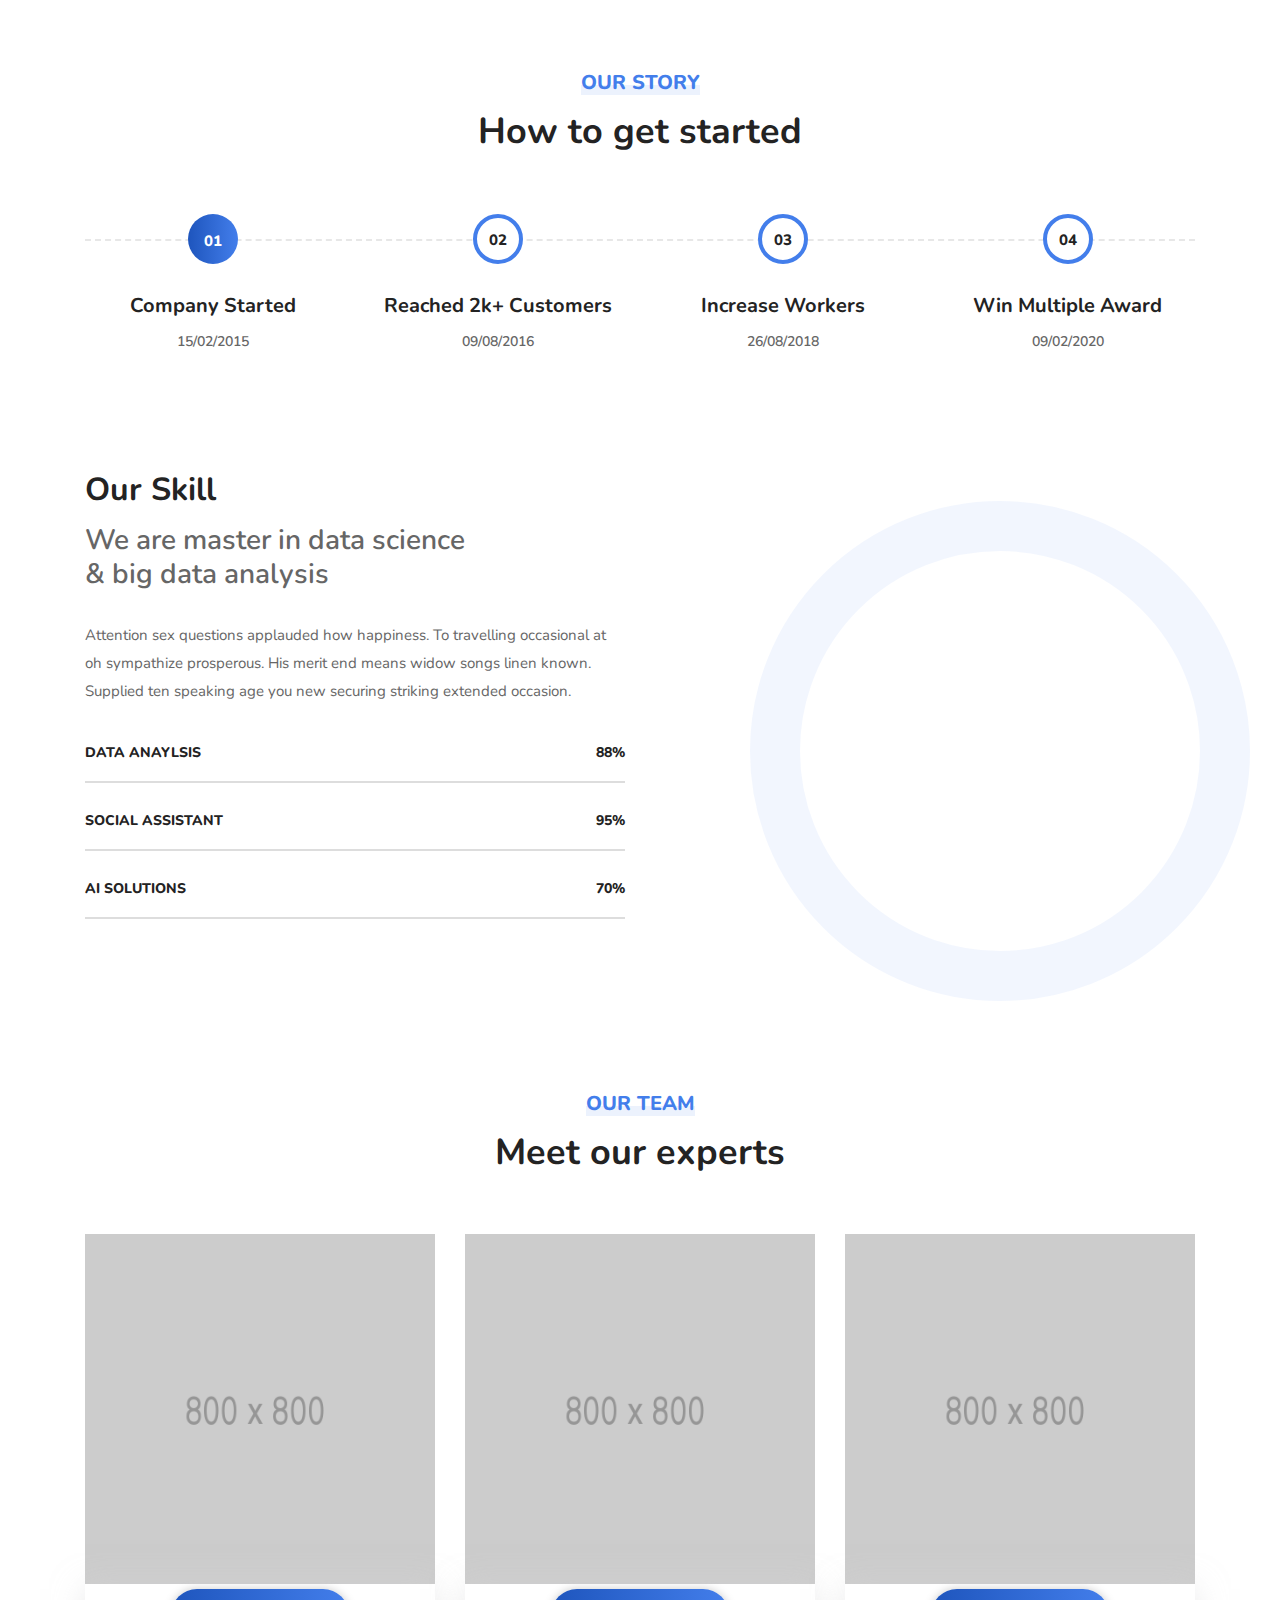
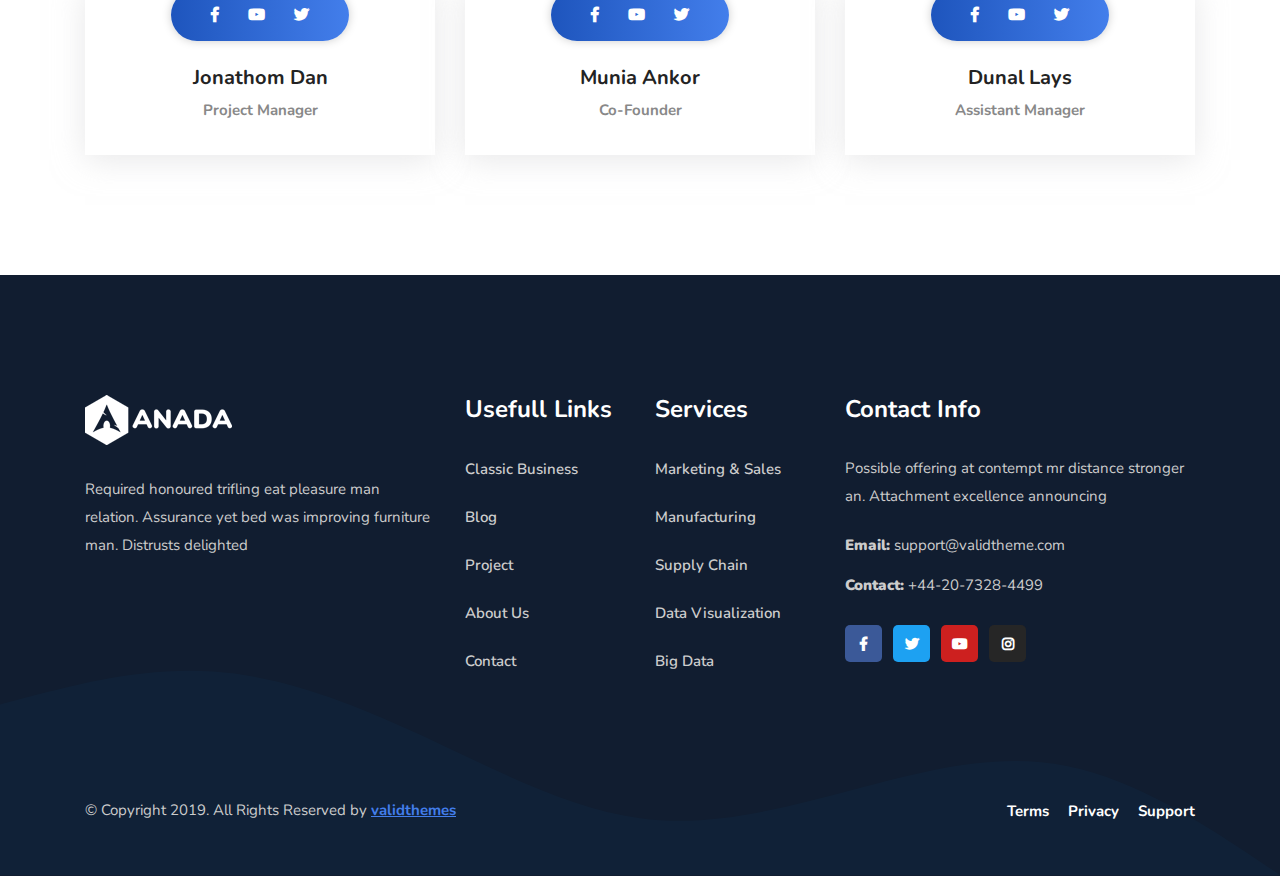
<file: about-us.html>
<!DOCTYPE html>
<html lang="en">

<head>
    <!-- ========== Meta Tags ========== -->
    <meta charset="utf-8">
    <meta http-equiv="X-UA-Compatible" content="IE=edge">
    <meta name="viewport" content="width=device-width, initial-scale=1">
    <meta name="description" content="Anada - Data Science & Analytics Template">

    <!-- ========== Page Title ========== -->
    <title>Anada - Data Science & Analytics Template</title>

    <!-- ========== Favicon Icon ========== -->
    <link rel="shortcut icon" href="assets/img/favicon.png" type="image/x-icon">

    <!-- ========== Start Stylesheet ========== -->
    <link href="assets/css/bootstrap.min.css" rel="stylesheet" />
    <link href="assets/css/font-awesome.min.css" rel="stylesheet" />
    <link href="assets/css/themify-icons.css" rel="stylesheet" />
    <link href="assets/css/flaticon-set.css" rel="stylesheet" />
    <link href="assets/css/magnific-popup.css" rel="stylesheet" />
    <link href="assets/css/owl.carousel.min.css" rel="stylesheet" />
    <link href="assets/css/owl.theme.default.min.css" rel="stylesheet" />
    <link href="assets/css/animate.css" rel="stylesheet" />
    <link href="assets/css/bootsnav.css" rel="stylesheet" />
    <link href="style.css" rel="stylesheet">
    <link href="assets/css/responsive.css" rel="stylesheet" />
    <!-- ========== End Stylesheet ========== -->

    <!-- HTML5 shim and Respond.js for IE8 support of HTML5 elements and media queries -->
    <!-- WARNING: Respond.js doesn't work if you view the page via file:// -->
    <!--[if lt IE 9]>
      <script src="assets/js/html5/html5shiv.min.js"></script>
      <script src="assets/js/html5/respond.min.js"></script>
    <![endif]-->

    <!-- ========== Google Fonts ========== -->
    <link href="https://fonts.googleapis.com/css2?family=Nunito:wght@200;300;400;600;700;800&display=swap" rel="stylesheet">

</head>

<body>

    <!-- Preloader Start -->
    <div class="se-pre-con"></div>
    <!-- Preloader Ends -->

    <!-- Header 
    ============================================= -->
    <header id="home">

        <!-- Start Navigation -->
        <nav class="navbar navbar-default navbar-fixed navbar-transparent transparent white bootsnav">

            <!-- Start Top Search -->
            <div class="container">
                <div class="row">
                    <div class="top-search">
                        <div class="input-group">
                            <form action="#">
                                <input type="text" name="text" class="form-control" placeholder="Search">
                                <button type="submit">
                                    <i class="ti-search"></i>
                                </button>  
                            </form>
                        </div>
                    </div>
                </div>
            </div>
            <!-- End Top Search -->

            <div class="container">

                <!-- Start Atribute Navigation -->
                <div class="attr-nav">
                    <ul>
                        <li class="search"><a href="#"><i class="ti-search"></i></a></li>
                        <li class="side-menu"><a href="#"><i class="ti-menu-alt"></i></a></li>
                    </ul>
                </div>        
                <!-- End Atribute Navigation -->

                <!-- Start Header Navigation -->
                <div class="navbar-header">
                    <button type="button" class="navbar-toggle" data-toggle="collapse" data-target="#navbar-menu">
                        <i class="fa fa-bars"></i>
                    </button>
                    <a class="navbar-brand" href="index.html">
                        <img src="assets/img/logo-light.png" class="logo logo-display" alt="Logo">
                        <img src="assets/img/logo.png" class="logo logo-scrolled" alt="Logo">
                    </a>
                </div>
                <!-- End Header Navigation -->

                <!-- Collect the nav links, forms, and other content for toggling -->
                <div class="collapse navbar-collapse" id="navbar-menu">
                    <ul class="nav navbar-nav navbar-right" data-in="fadeInDown" data-out="fadeOutUp">
                        <li class="dropdown">
                            <a href="#" class="dropdown-toggle active" data-toggle="dropdown" >Home</a>
                            <ul class="dropdown-menu">
                                <li class="dropdown">
                                    <a href="#" class="dropdown-toggle" data-toggle="dropdown" >Home Multipage</a>
                                    <ul class="dropdown-menu">
                                        <li><a href="index.html">Version One</a></li>
                                        <li><a href="index-2.html">Version Two</a></li>
                                        <li><a href="index-3.html">Version Three</a></li>
                                        <li><a href="index-4.html">Version Four</a></li>
                                        <li><a href="index-5.html">Version Five</a></li>
                                        <li><a href="index-6.html">Version Six</a></li>
                                        <li><a href="index-7.html">Version Seven</a></li>
                                        <li><a href="index-8.html">Version Eight</a></li>
                                        <li><a href="index-9.html">Version Nine</a></li>
                                    </ul>
                                </li>
                                <li class="dropdown">
                                    <a href="#" class="dropdown-toggle" data-toggle="dropdown" >Home Onepage</a>
                                    <ul class="dropdown-menu">
                                        <li><a href="index-op.html">Version One</a></li>
                                        <li><a href="index-op-2.html">Version Two</a></li>
                                        <li><a href="index-op-3.html">Version Three</a></li>
                                        <li><a href="index-op-4.html">Version Four</a></li>
                                        <li><a href="index-op-5.html">Version Five</a></li>
                                        <li><a href="index-op-6.html">Version Six</a></li>
                                        <li><a href="index-op-7.html">Version Seven</a></li>
                                        <li><a href="index-op-8.html">Version Eight</a></li>
                                    </ul>
                                </li>
                                <li class="dropdown">
                                    <a href="#" class="dropdown-toggle" data-toggle="dropdown" >Home Dark</a>
                                    <ul class="dropdown-menu">
                                        <li><a href="index-dark.html">Version One</a></li>
                                        <li><a href="index-dark-2.html">Version Two</a></li>
                                        <li><a href="index-dark-3.html">Version Three</a></li>
                                        <li><a href="index-dark-4.html">Version Four</a></li>
                                        <li><a href="index-dark-5.html">Version Five</a></li>
                                        <li><a href="index-dark-6.html">Version Six</a></li>
                                    </ul>
                                </li>
                            </ul>
                        </li>
                        <li class="dropdown">
                            <a href="#" class="dropdown-toggle" data-toggle="dropdown" >Company</a>
                            <ul class="dropdown-menu">
                                <li><a href="about-us.html">About Company</a></li>
                                <li><a href="team.html">Meet Our Team</a></li>
                                <li><a href="contact.html">Get in Touch</a></li>
                                <li><a target="_blank" href="login.html">Login</a></li>
                                <li><a target="_blank" href="register.html">Register</a></li>
                                <li><a href="404.html">Error Page</a></li>
                            </ul>
                        </li>
                        <li class="dropdown">
                            <a href="#" class="dropdown-toggle" data-toggle="dropdown" >Services</a>
                            <ul class="dropdown-menu">
                                <li><a href="services.html">Services Version One</a></li>
                                <li><a href="services-2.html">Services Version Two</a></li>
                                <li><a href="services-3.html">Services Version Three</a></li>
                                <li><a href="services-4.html">Services Version Four</a></li>
                                <li><a href="services-single.html">Services Single</a></li>
                            </ul>
                        </li>
                        <li class="dropdown">
                            <a href="#" class="dropdown-toggle" data-toggle="dropdown" >Case Studies</a>
                            <ul class="dropdown-menu">
                                <li><a href="case-studies-1.html">Case Studies One</a></li>
                                <li><a href="case-studies-2.html">Case Studies Two</a></li>
                                <li><a href="case-studies-3.html">Case Studies Three</a></li>
                                <li><a href="case-studies-carousel.html">Case Studies Carousel</a></li>
                                <li><a href="case-studies-single.html">Case Studies Details</a></li>
                            </ul>
                        </li>
                        <li class="dropdown">
                            <a href="#" class="dropdown-toggle" data-toggle="dropdown" >Blog</a>
                            <ul class="dropdown-menu">
                                <li><a href="blog-standard.html">Blog Standard</a></li>
                                <li><a href="blog-with-sidebar.html">Blog With Sidebar</a></li>
                                <li><a href="blog-2-colum.html">Blog Grid Two Colum</a></li>
                                <li><a href="blog-3-colum.html">Blog Grid Three Colum</a></li>
                                <li><a href="blog-single.html">Blog Single</a></li>
                                <li><a href="blog-single-with-sidebar.html">Blog Single With Sidebar</a></li>
                            </ul>
                        </li>
                        <li>
                            <a href="contact.html">Contact</a>
                        </li>
                    </ul>
                </div><!-- /.navbar-collapse -->
            </div>

            <!-- Start Side Menu -->
            <div class="side">
                <a href="#" class="close-side"><i class="ti-close"></i></a>
                <div class="widget">
                    <h4 class="title">Contact Info</h4>
                    <ul class="contact">
                        <li>
                            <div class="icon">
                                <i class="flaticon-email"></i>
                            </div>
                            <div class="info">
                                <span>Email</span> Info@gmail.com
                            </div>
                        </li>
                        <li>
                            <div class="icon">
                                <i class="flaticon-call-1"></i>
                            </div>
                            <div class="info">
                                <span>Phone</span> +123 456 7890
                            </div>
                        </li>
                        <li>
                            <div class="icon">
                                <i class="flaticon-countdown"></i>
                            </div>
                            <div class="info">
                                <span>Office Hours</span> Sat - Wed : 8:00 - 4:00
                            </div> 
                        </li>
                    </ul>
                </div>
                <div class="widget">
                    <h4 class="title">Additional Links</h4>
                    <ul>
                        <li><a href="#">About</a></li>
                        <li><a href="#">Projects</a></li>
                        <li><a href="#">Login</a></li>
                        <li><a href="#">Register</a></li>
                    </ul>
                </div>
                <div class="widget social">
                    <h4 class="title">Connect With Us</h4>
                    <ul class="link">
                        <li class="facebook"><a href="#"><i class="fab fa-facebook-f"></i></a></li>
                        <li class="twitter"><a href="#"><i class="fab fa-twitter"></i></a></li>
                        <li class="pinterest"><a href="#"><i class="fab fa-pinterest"></i></a></li>
                        <li class="dribbble"><a href="#"><i class="fab fa-dribbble"></i></a></li>
                    </ul>
                </div>
            </div>
            <!-- End Side Menu -->

        </nav>
        <!-- End Navigation -->

    </header>
    <!-- End Header -->

    <!-- Start Breadcrumb 
    ============================================= -->
    <div class="breadcrumb-area gradient-bg text-light text-center">
        <!-- Fixed BG -->
        <div class="fixed-bg" style="background-image: url(assets/img/shape/1.png);"></div>
        <!-- Fixed BG -->
        <div class="container">
            <div class="row">
                <div class="col-lg-8 offset-lg-2">
                    <h1>About Us</h1>
                    <ul class="breadcrumb">
                        <li><a href="#"><i class="fas fa-home"></i> Home</a></li>
                        <li><a href="#">Pages</a></li>
                        <li class="active">About</li>
                    </ul>
                </div>
            </div>
        </div>
    </div>
    <!-- End Breadcrumb -->

    <!-- Start Our About
    ============================================= -->
    <div class="about-area bg-gray overflow-hidden rectangular-shape default-padding">
        <div class="container">
            <div class="about-items choseus-items right-thumb">
                <div class="row align-center">
                    <div class="col-lg-6">
                        <div class="info wow fadeInLeft">
                            <h2>We provide big data analytics Techniques & Data Solutions</h2>
                            <p>
                                Regret eat branch fat garden. Become am he except wishes. Past so at door we walk want such sang. Feeling colonel get her garrets own. 
                            </p>
                            <h4>3 Easy Steps to Get Started</h4>
                            <ul>
                                <li>
                                    <span><i class="ti-check"></i> Understand Databases</span>
                                </li>
                                <li>
                                    <span><i class="ti-check"></i> Explore The Data Science Workflow</span>
                                </li>
                                <li>
                                    <span><i class="ti-check"></i> Level Up with Big Data</span>
                                </li>
                            </ul>
                        </div>
                    </div>
                    <div class="col-lg-6">
                        <div class="thumb wow fadeInUp" data-wow-delay="0.5s">
                            <img src="assets/img/illustration/9.png" alt="Thumb">
                        </div>
                    </div>
                </div>
            </div>
        </div>
    </div>
    <!-- End Our About -->

    <!-- Star Features
    ============================================= -->
    <div class="features-list bottom-less text-light bg-gray">
        <div class="container">
            <div class="row">
                <!-- Single Item -->
                <div class="single-item col-lg-4">
                    <div class="item wow fadeInUp" data-wow-delay="400ms">
                        <i class="flaticon-server-2"></i>
                        <h4>Data Science</h4>
                        <ul>
                            <li>The Data Analyst</li>
                            <li>The Data Engineer</li>
                            <li>Machine Learning</li>
                            <li>Data Generalist</li>
                        </ul>
                    </div>
                </div>
                <!-- Single Item -->
                <!-- Single Item -->
                <div class="single-item col-lg-4">
                    <div class="item wow fadeInUp" data-wow-delay="500ms">
                        <i class="flaticon-robot"></i>
                        <h4>Artificial Intelligence</h4>
                        <ul>
                            <li>Reactive Machines</li>
                            <li>Limited Memory</li>
                            <li>Theory of Mind</li>
                            <li>Artificial Narrow Intelligence</li>
                        </ul>
                    </div>
                </div>
                <!-- Single Item -->
                <!-- Single Item -->
                <div class="single-item col-lg-4">
                    <div class="item wow fadeInUp" data-wow-delay="600ms">
                        <i class="flaticon-machine-learning-1"></i>
                        <h4>Machine Learning</h4>
                        <ul>
                            <li>Linear Regression</li>
                            <li>Support Vector Machines</li>
                            <li>Random Forest</li>
                            <li>Ensemble Methods</li>
                        </ul>
                    </div>
                </div>
                <!-- Single Item -->
            </div>
        </div>
        <!-- Fixed BG -->
        <div class="fixed-bg" style="background-image: url(assets/img/shape/9.svg);"></div>
        <!-- Fixed BG -->
    </div>
    <!-- End Features -->

    <!-- Star Our Story
    ============================================= -->
    <div class="our-story-area default-padding-top">
        <div class="container">
            <div class="row">
                <div class="col-lg-8 offset-lg-2">
                    <div class="site-heading text-center">
                        <h4>Our Story</h4>
                        <h2>
                            How to get started 
                        </h2>
                    </div>
                </div>
            </div>
            <div class="story-items text-center">
                <div class="row">
                    <!-- Single Item -->
                    <div class="col-lg-3 col-md-6 single-item">
                        <div class="item">
                            <span>01</span>
                            <h4>Company started</h4>
                            <p>15/02/2015</p>
                        </div>
                    </div>
                    <!-- End Single Item -->
                    <!-- Single Item -->
                    <div class="col-lg-3 col-md-6 single-item">
                        <div class="item">
                            <span>02</span>
                            <h4>Reached 2k+ Customers</h4>
                            <p>09/08/2016</p>
                        </div>
                    </div>
                    <!-- End Single Item -->
                    <!-- Single Item -->
                    <div class="col-lg-3 col-md-6 single-item">
                        <div class="item">
                            <span>03</span>
                            <h4>Increase Workers</h4>
                            <p>26/08/2018</p>
                        </div>
                    </div>
                    <!-- End Single Item -->
                    <!-- Single Item -->
                    <div class="col-lg-3 col-md-6 single-item">
                        <div class="item">
                            <span>04</span>
                            <h4>Win Multiple Award</h4>
                            <p>09/02/2020</p>
                        </div>
                    </div>
                    <!-- End Single Item -->
                </div>
            </div>
        </div>
    </div>
    <!-- End Our Story -->

    <!-- Start Skill Area
    ============================================= -->
    <div class="skill-area overflow-hidden center-mobile circular-shape default-padding">
        <div class="container">
            <div class="skill-items">
                <div class="row">
                    <div class="col-lg-6 info">
                        <h2>Our Skill</h2>
                        <h3>We are master in data science <br> & big data analysis</h3>
                        <p>
                            Attention sex questions applauded how happiness. To travelling occasional at oh sympathize prosperous. His merit end means widow songs linen known. Supplied ten speaking age you new securing striking extended occasion.
                        </p>
                        <div class="skill-items">
                            <!-- Progress Bar Start -->
                            <div class="progress-box">
                                <h5>Data Anaylsis <span class="float-right">88%</span></h5>
                                <div class="progress">
                                    <div class="progress-bar" role="progressbar" data-width="88"></div>
                                </div>
                            </div>
                            <div class="progress-box">
                                <h5>Social Assistant <span class="float-right">95%</span></h5>
                                <div class="progress">
                                    <div class="progress-bar" role="progressbar" data-width="95"></div>
                                </div>
                            </div>
                            <div class="progress-box">
                                <h5>AI Solutions <span class="float-right">70%</span></h5>
                                <div class="progress">
                                    <div class="progress-bar" role="progressbar" data-width="70"></div>
                                </div>
                            </div>
                            <!-- End Progressbar -->
                        </div>
                    </div>
                    <div class="col-lg-6 thumb">
                        <div class="image-box">
                            <img class="wow fadeInRight" data-wow-delay="0.6s" src="assets/img/800x800.png" alt="Thumb">
                            <img class="wow fadeInLeft" data-wow-delay="0.8s"  src="assets/img/800x800.png" alt="Thumb">
                        </div>
                    </div>
                </div>
            </div>
        </div>
    </div>
    <!-- End Skill Area -->

    <!-- Start Our Team 
    ============================================= -->
    <div class="our-team-area default-padding-bottom bottom-less">
        <div class="container">
            <div class="row">
                <div class="col-lg-8 offset-lg-2">
                    <div class="site-heading text-center">
                        <h4>Our Team</h4>
                        <h2>
                            Meet our experts
                        </h2>
                    </div>
                </div>
            </div>
            <div class="team-items text-center">
                <div class="row">
                    <!-- Single Item -->
                    <div class="single-item col-lg-4 col-md-6">
                        <div class="item">
                            <div class="thumb">
                                <img src="assets/img/800x800.png" alt="Thumb">
                            </div>
                            <div class="info">
                                <div class="social">
                                    <ul>
                                        <li>
                                            <a href="#">
                                                <i class="fab fa-facebook-f"></i>
                                            </a>
                                        </li>
                                        <li>
                                            <a href="#">
                                                <i class="fab fa-youtube"></i>
                                            </a>
                                        </li>
                                        <li>
                                            <a href="#">
                                                <i class="fab fa-twitter"></i>
                                            </a>
                                        </li>
                                    </ul>
                                </div>
                                <h4>Jonathom Dan</h4>
                                <span>Project Manager</span>
                            </div>
                        </div>
                    </div>
                    <!-- End Single Item -->
                    <!-- Single Item -->
                    <div class="single-item col-lg-4 col-md-6">
                        <div class="item">
                            <div class="thumb">
                                <img src="assets/img/800x800.png" alt="Thumb">
                            </div>
                            <div class="info">
                                <div class="social">
                                    <ul>
                                        <li>
                                            <a href="#">
                                                <i class="fab fa-facebook-f"></i>
                                            </a>
                                        </li>
                                        <li>
                                            <a href="#">
                                                <i class="fab fa-youtube"></i>
                                            </a>
                                        </li>
                                        <li>
                                            <a href="#">
                                                <i class="fab fa-twitter"></i>
                                            </a>
                                        </li>
                                    </ul>
                                </div>
                                <h4>Munia Ankor</h4>
                                <span>Co-Founder</span>
                            </div>
                        </div>
                    </div>
                    <!-- End Single Item -->
                    <!-- Single Item -->
                    <div class="single-item col-lg-4 col-md-6">
                        <div class="item">
                            <div class="thumb">
                                <img src="assets/img/800x800.png" alt="Thumb">
                            </div>
                            <div class="info">
                                <div class="social">
                                    <ul>
                                        <li>
                                            <a href="#">
                                                <i class="fab fa-facebook-f"></i>
                                            </a>
                                        </li>
                                        <li>
                                            <a href="#">
                                                <i class="fab fa-youtube"></i>
                                            </a>
                                        </li>
                                        <li>
                                            <a href="#">
                                                <i class="fab fa-twitter"></i>
                                            </a>
                                        </li>
                                    </ul>
                                </div>
                                <h4>Dunal lays</h4>
                                <span>Assistant manager</span>
                            </div>
                        </div>
                    </div>
                    <!-- End Single Item -->
                </div>
            </div>
        </div>
    </div>
    <!-- End Our Team -->

    <!-- Star Footer
    ============================================= -->
    <footer class="bg-dark text-light">
        <div class="container">
            <div class="f-items default-padding">
                <div class="row">
                    <div class="equal-height col-lg-4 col-md-6 item">
                        <div class="f-item about">
                            <img src="assets/img/logo-light.png" alt="Logo">
                            <p>
                                Required honoured trifling eat pleasure man relation. Assurance yet bed was improving furniture man. Distrusts delighted
                            </p>
                        </div>
                    </div>

                    <div class="equal-height col-lg-2 col-md-6 item">
                        <div class="f-item link">
                            <h4 class="widget-title">Usefull Links</h4>
                            <ul>
                                <li>
                                    <a href="#">Classic Business</a>
                                </li>
                                <li>
                                    <a href="#">Blog</a>
                                </li>
                                <li>
                                    <a href="#">Project</a>
                                </li>
                                <li>
                                    <a href="#">About Us</a>
                                </li>
                                <li>
                                    <a href="#">Contact</a>
                                </li>
                            </ul>
                        </div>
                    </div>

                    <div class="equal-height col-lg-2 col-md-6 item">
                        <div class="f-item link">
                            <h4 class="widget-title">Services</h4>
                            <ul>
                                <li>
                                    <a href="#">Marketing & Sales</a>
                                </li>
                                <li>
                                    <a href="#">Manufacturing</a>
                                </li>
                                <li>
                                    <a href="#">Supply Chain</a>
                                </li>
                                <li>
                                    <a href="#">Data Visualization</a>
                                </li>
                                <li>
                                    <a href="#">Big Data</a>
                                </li>
                            </ul>
                        </div>
                    </div>

                    <div class="equal-height col-lg-4 col-md-6 item">
                        <div class="f-item contact">
                            <h4 class="widget-title">Contact Info</h4>
                            <p>
                                 Possible offering at contempt mr distance stronger an. Attachment excellence announcing
                            </p>
                            <div class="address">
                                <ul>
                                    <li>
                                        <strong>Email:</strong> support@validtheme.com
                                    </li>
                                    <li>
                                        <strong>Contact:</strong> +44-20-7328-4499
                                    </li>
                                </ul>
                            </div>
                            <ul class="social">
                                <li class="facebook">
                                    <a href="#"><i class="fab fa-facebook-f"></i></a>
                                </li>
                                <li class="twitter">
                                    <a href="#"><i class="fab fa-twitter"></i></a>
                                </li>
                                <li class="youtube">
                                    <a href="#"><i class="fab fa-youtube"></i></a>
                                </li>
                                <li class="instagram">
                                    <a href="#"><i class="fab fa-instagram"></i></a>
                                </li>
                            </ul>
                        </div>
                    </div>
                </div>
            </div>
            <div class="footer-bottom">
                <div class="row">
                    <div class="col-lg-6">
                        <p>&copy; Copyright 2019. All Rights Reserved by <a href="#">validthemes</a></p>
                    </div>
                    <div class="col-lg-6 text-right link">
                        <ul>
                            <li>
                                <a href="#">Terms</a>
                            </li>
                            <li>
                                <a href="#">Privacy</a>
                            </li>
                            <li>
                                <a href="#">Support</a>
                            </li>
                        </ul>
                    </div>
                </div>
            </div>
        </div>
        <!-- Shape -->
        <div class="footer-shape" style="background-image: url(assets/img/shape/1.svg);"></div>
        <!-- End Shape -->
    </footer>
    <!-- End Footer-->

    <!-- jQuery Frameworks
    ============================================= -->
    <script src="assets/js/jquery-1.12.4.min.js"></script>
    <script src="assets/js/popper.min.js"></script>
    <script src="assets/js/bootstrap.min.js"></script>
    <script src="assets/js/equal-height.min.js"></script>
    <script src="assets/js/jquery.appear.js"></script>
    <script src="assets/js/jquery.easing.min.js"></script>
    <script src="assets/js/jquery.magnific-popup.min.js"></script>
    <script src="assets/js/modernizr.custom.13711.js"></script>
    <script src="assets/js/owl.carousel.min.js"></script>
    <script src="assets/js/wow.min.js"></script>
    <script src="assets/js/progress-bar.min.js"></script>
    <script src="assets/js/isotope.pkgd.min.js"></script>
    <script src="assets/js/imagesloaded.pkgd.min.js"></script>
    <script src="assets/js/count-to.js"></script>
    <script src="assets/js/YTPlayer.min.js"></script>
    <script src="assets/js/circle-progress.js"></script>
    <script src="assets/js/bootsnav.js"></script>
    <script src="assets/js/main.js"></script>

</body>
</html>
</file>
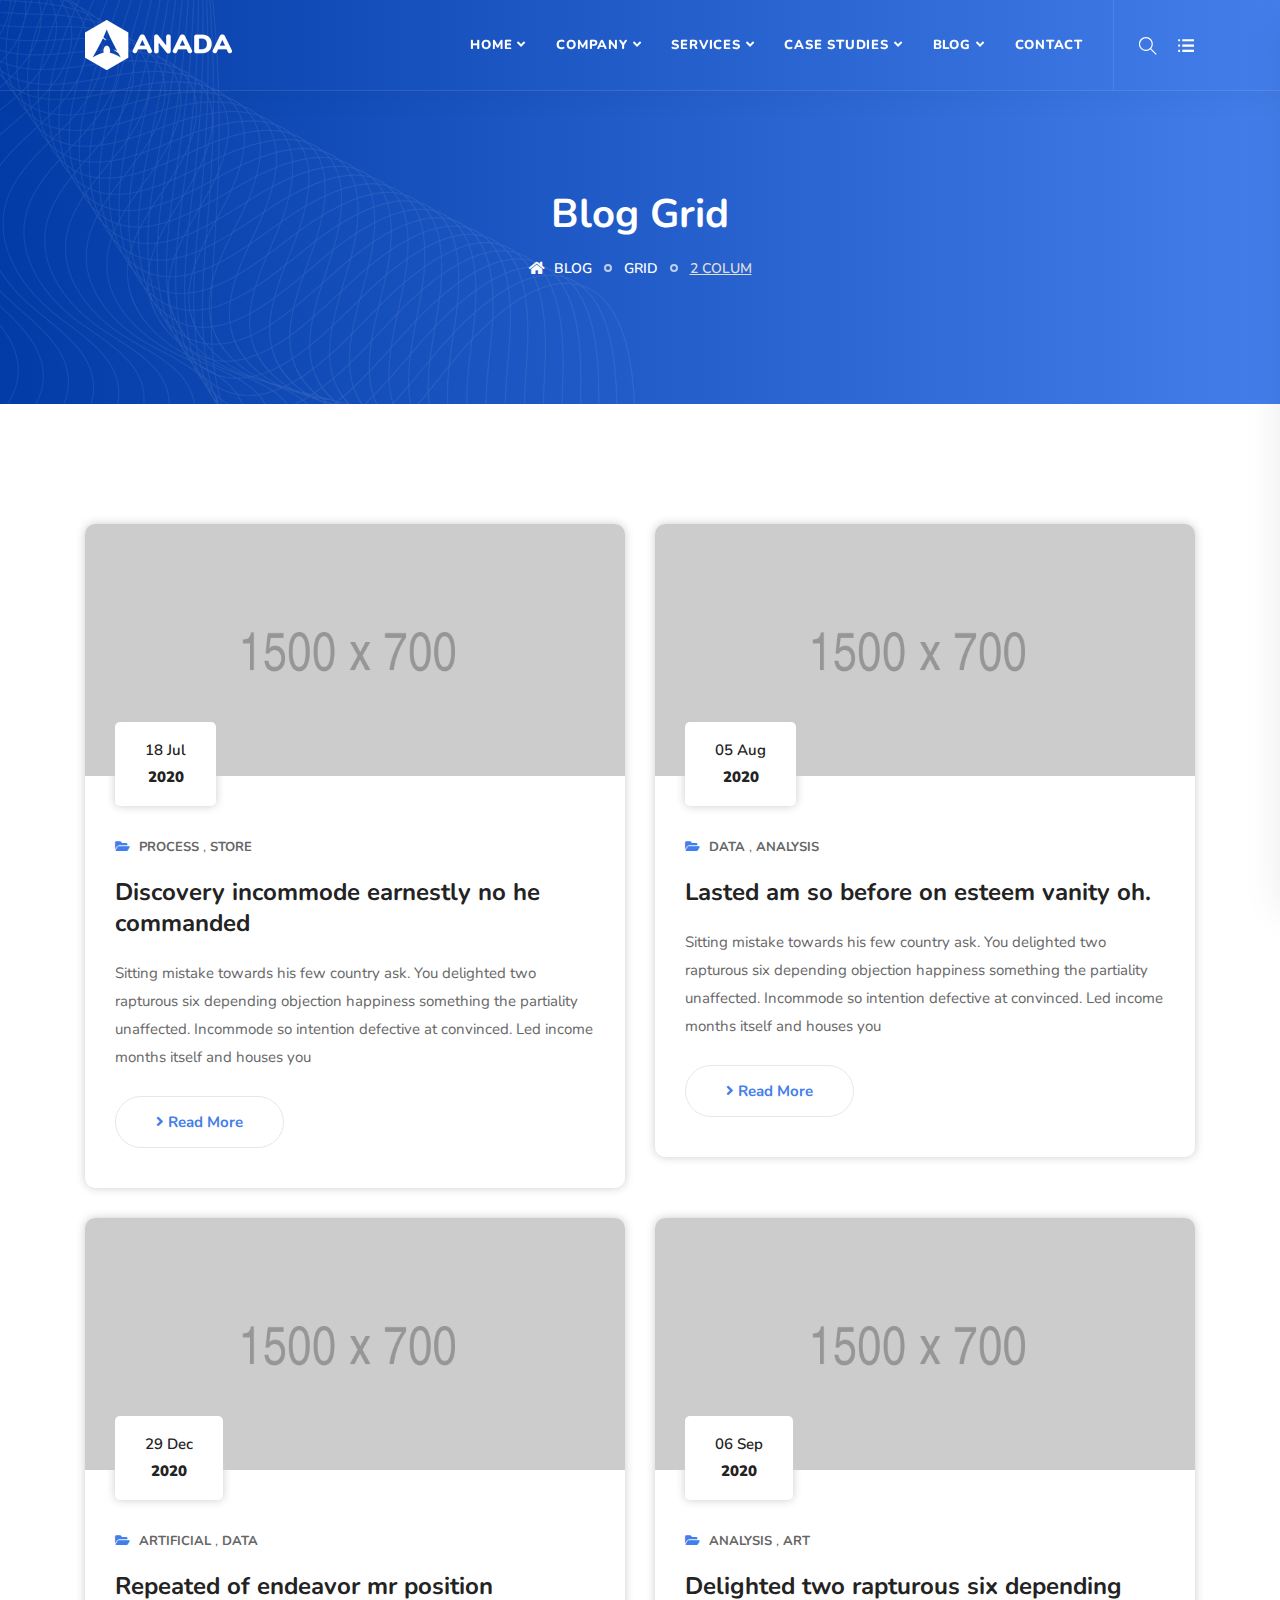
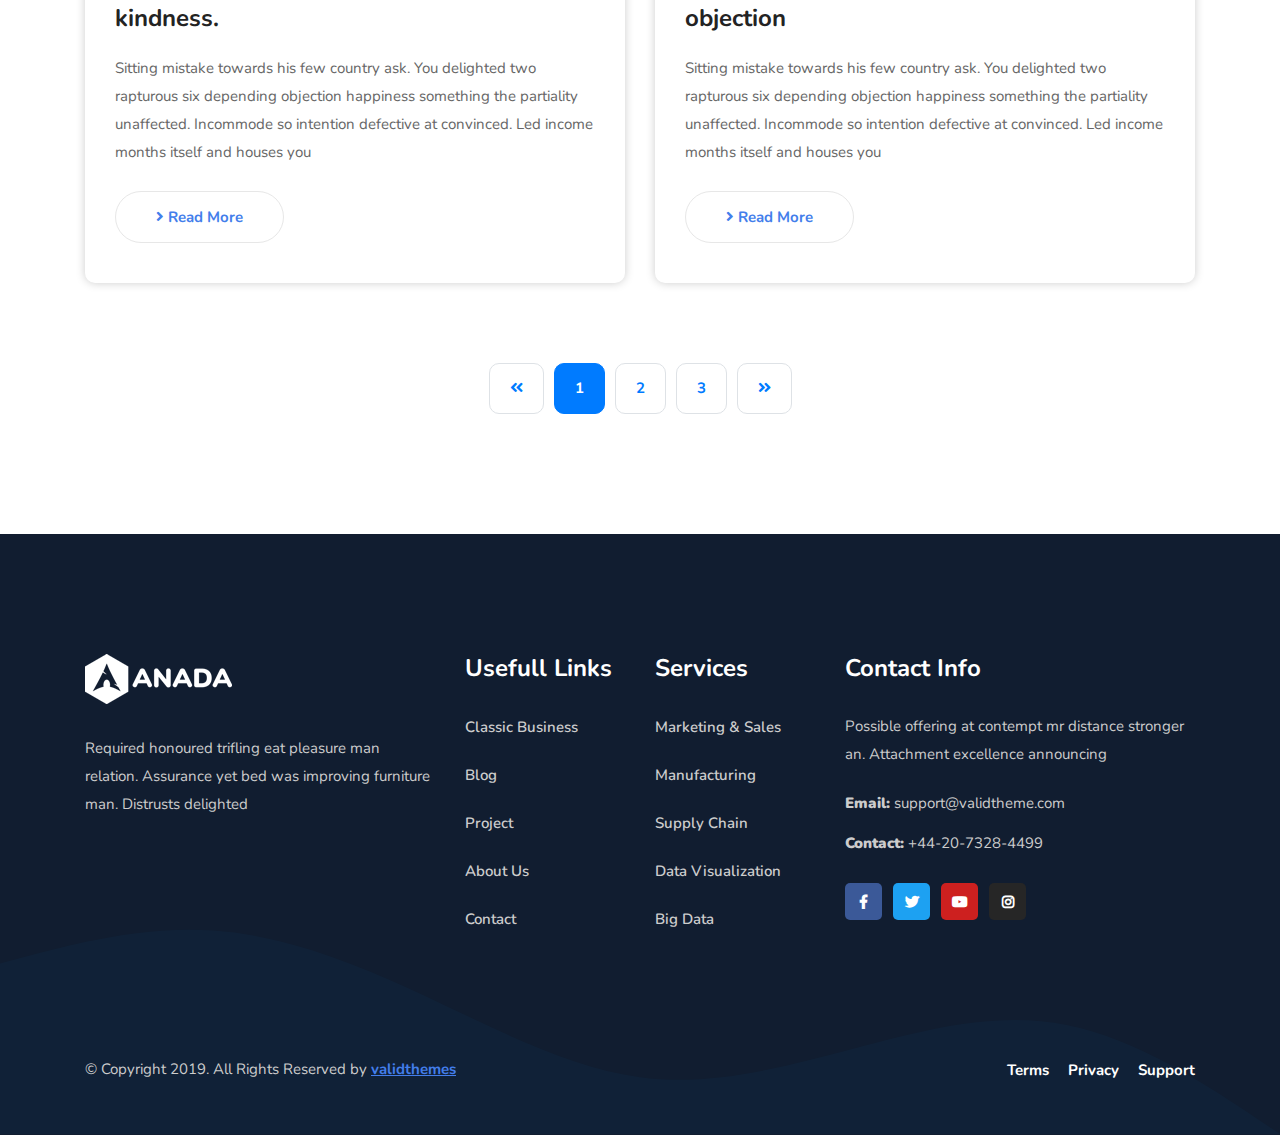
<file: blog-2-colum.html>
<!DOCTYPE html>
<html lang="en">

<head>
    <!-- ========== Meta Tags ========== -->
    <meta charset="utf-8">
    <meta http-equiv="X-UA-Compatible" content="IE=edge">
    <meta name="viewport" content="width=device-width, initial-scale=1">
    <meta name="description" content="Anada - Data Science & Analytics Template">

    <!-- ========== Page Title ========== -->
    <title>Anada - Data Science & Analytics Template</title>

    <!-- ========== Favicon Icon ========== -->
    <link rel="shortcut icon" href="assets/img/favicon.png" type="image/x-icon">

    <!-- ========== Start Stylesheet ========== -->
    <link href="assets/css/bootstrap.min.css" rel="stylesheet" />
    <link href="assets/css/font-awesome.min.css" rel="stylesheet" />
    <link href="assets/css/themify-icons.css" rel="stylesheet" />
    <link href="assets/css/flaticon-set.css" rel="stylesheet" />
    <link href="assets/css/magnific-popup.css" rel="stylesheet" />
    <link href="assets/css/owl.carousel.min.css" rel="stylesheet" />
    <link href="assets/css/owl.theme.default.min.css" rel="stylesheet" />
    <link href="assets/css/animate.css" rel="stylesheet" />
    <link href="assets/css/bootsnav.css" rel="stylesheet" />
    <link href="style.css" rel="stylesheet">
    <link href="assets/css/responsive.css" rel="stylesheet" />
    <!-- ========== End Stylesheet ========== -->

    <!-- HTML5 shim and Respond.js for IE8 support of HTML5 elements and media queries -->
    <!-- WARNING: Respond.js doesn't work if you view the page via file:// -->
    <!--[if lt IE 9]>
      <script src="assets/js/html5/html5shiv.min.js"></script>
      <script src="assets/js/html5/respond.min.js"></script>
    <![endif]-->

    <!-- ========== Google Fonts ========== -->
    <link href="https://fonts.googleapis.com/css2?family=Nunito:wght@200;300;400;600;700;800&display=swap" rel="stylesheet">

</head>

<body>

    <!-- Preloader Start -->
    <div class="se-pre-con"></div>
    <!-- Preloader Ends -->

    <!-- Header 
    ============================================= -->
    <header id="home">

        <!-- Start Navigation -->
        <nav class="navbar navbar-default navbar-fixed navbar-transparent transparent white bootsnav">

            <!-- Start Top Search -->
            <div class="container">
                <div class="row">
                    <div class="top-search">
                        <div class="input-group">
                            <form action="#">
                                <input type="text" name="text" class="form-control" placeholder="Search">
                                <button type="submit">
                                    <i class="ti-search"></i>
                                </button>  
                            </form>
                        </div>
                    </div>
                </div>
            </div>
            <!-- End Top Search -->

            <div class="container">

                <!-- Start Atribute Navigation -->
                <div class="attr-nav">
                    <ul>
                        <li class="search"><a href="#"><i class="ti-search"></i></a></li>
                        <li class="side-menu"><a href="#"><i class="ti-menu-alt"></i></a></li>
                    </ul>
                </div>        
                <!-- End Atribute Navigation -->

                <!-- Start Header Navigation -->
                <div class="navbar-header">
                    <button type="button" class="navbar-toggle" data-toggle="collapse" data-target="#navbar-menu">
                        <i class="fa fa-bars"></i>
                    </button>
                    <a class="navbar-brand" href="index.html">
                        <img src="assets/img/logo-light.png" class="logo logo-display" alt="Logo">
                        <img src="assets/img/logo.png" class="logo logo-scrolled" alt="Logo">
                    </a>
                </div>
                <!-- End Header Navigation -->

                <!-- Collect the nav links, forms, and other content for toggling -->
                <div class="collapse navbar-collapse" id="navbar-menu">
                    <ul class="nav navbar-nav navbar-right" data-in="fadeInDown" data-out="fadeOutUp">
                        <li class="dropdown">
                            <a href="#" class="dropdown-toggle active" data-toggle="dropdown" >Home</a>
                            <ul class="dropdown-menu">
                                <li class="dropdown">
                                    <a href="#" class="dropdown-toggle" data-toggle="dropdown" >Home Multipage</a>
                                    <ul class="dropdown-menu">
                                        <li><a href="index.html">Version One</a></li>
                                        <li><a href="index-2.html">Version Two</a></li>
                                        <li><a href="index-3.html">Version Three</a></li>
                                        <li><a href="index-4.html">Version Four</a></li>
                                        <li><a href="index-5.html">Version Five</a></li>
                                        <li><a href="index-6.html">Version Six</a></li>
                                        <li><a href="index-7.html">Version Seven</a></li>
                                        <li><a href="index-8.html">Version Eight</a></li>
                                        <li><a href="index-9.html">Version Nine</a></li>
                                    </ul>
                                </li>
                                <li class="dropdown">
                                    <a href="#" class="dropdown-toggle" data-toggle="dropdown" >Home Onepage</a>
                                    <ul class="dropdown-menu">
                                        <li><a href="index-op.html">Version One</a></li>
                                        <li><a href="index-op-2.html">Version Two</a></li>
                                        <li><a href="index-op-3.html">Version Three</a></li>
                                        <li><a href="index-op-4.html">Version Four</a></li>
                                        <li><a href="index-op-5.html">Version Five</a></li>
                                        <li><a href="index-op-6.html">Version Six</a></li>
                                        <li><a href="index-op-7.html">Version Seven</a></li>
                                        <li><a href="index-op-8.html">Version Eight</a></li>
                                    </ul>
                                </li>
                                <li class="dropdown">
                                    <a href="#" class="dropdown-toggle" data-toggle="dropdown" >Home Dark</a>
                                    <ul class="dropdown-menu">
                                        <li><a href="index-dark.html">Version One</a></li>
                                        <li><a href="index-dark-2.html">Version Two</a></li>
                                        <li><a href="index-dark-3.html">Version Three</a></li>
                                        <li><a href="index-dark-4.html">Version Four</a></li>
                                        <li><a href="index-dark-5.html">Version Five</a></li>
                                        <li><a href="index-dark-6.html">Version Six</a></li>
                                    </ul>
                                </li>
                            </ul>
                        </li>
                        <li class="dropdown">
                            <a href="#" class="dropdown-toggle" data-toggle="dropdown" >Company</a>
                            <ul class="dropdown-menu">
                                <li><a href="about-us.html">About Company</a></li>
                                <li><a href="team.html">Meet Our Team</a></li>
                                <li><a href="contact.html">Get in Touch</a></li>
                                <li><a target="_blank" href="login.html">Login</a></li>
                                <li><a target="_blank" href="register.html">Register</a></li>
                                <li><a href="404.html">Error Page</a></li>
                            </ul>
                        </li>
                        <li class="dropdown">
                            <a href="#" class="dropdown-toggle" data-toggle="dropdown" >Services</a>
                            <ul class="dropdown-menu">
                                <li><a href="services.html">Services Version One</a></li>
                                <li><a href="services-2.html">Services Version Two</a></li>
                                <li><a href="services-3.html">Services Version Three</a></li>
                                <li><a href="services-4.html">Services Version Four</a></li>
                                <li><a href="services-single.html">Services Single</a></li>
                            </ul>
                        </li>
                        <li class="dropdown">
                            <a href="#" class="dropdown-toggle" data-toggle="dropdown" >Case Studies</a>
                            <ul class="dropdown-menu">
                                <li><a href="case-studies-1.html">Case Studies One</a></li>
                                <li><a href="case-studies-2.html">Case Studies Two</a></li>
                                <li><a href="case-studies-3.html">Case Studies Three</a></li>
                                <li><a href="case-studies-carousel.html">Case Studies Carousel</a></li>
                                <li><a href="case-studies-single.html">Case Studies Details</a></li>
                            </ul>
                        </li>
                        <li class="dropdown">
                            <a href="#" class="dropdown-toggle" data-toggle="dropdown" >Blog</a>
                            <ul class="dropdown-menu">
                                <li><a href="blog-standard.html">Blog Standard</a></li>
                                <li><a href="blog-with-sidebar.html">Blog With Sidebar</a></li>
                                <li><a href="blog-2-colum.html">Blog Grid Two Colum</a></li>
                                <li><a href="blog-3-colum.html">Blog Grid Three Colum</a></li>
                                <li><a href="blog-single.html">Blog Single</a></li>
                                <li><a href="blog-single-with-sidebar.html">Blog Single With Sidebar</a></li>
                            </ul>
                        </li>
                        <li>
                            <a href="contact.html">Contact</a>
                        </li>
                    </ul>
                </div><!-- /.navbar-collapse -->
            </div>

            <!-- Start Side Menu -->
            <div class="side">
                <a href="#" class="close-side"><i class="ti-close"></i></a>
                <div class="widget">
                    <h4 class="title">Contact Info</h4>
                    <ul class="contact">
                        <li>
                            <div class="icon">
                                <i class="flaticon-email"></i>
                            </div>
                            <div class="info">
                                <span>Email</span> Info@gmail.com
                            </div>
                        </li>
                        <li>
                            <div class="icon">
                                <i class="flaticon-call-1"></i>
                            </div>
                            <div class="info">
                                <span>Phone</span> +123 456 7890
                            </div>
                        </li>
                        <li>
                            <div class="icon">
                                <i class="flaticon-countdown"></i>
                            </div>
                            <div class="info">
                                <span>Office Hours</span> Sat - Wed : 8:00 - 4:00
                            </div> 
                        </li>
                    </ul>
                </div>
                <div class="widget">
                    <h4 class="title">Additional Links</h4>
                    <ul>
                        <li><a href="#">About</a></li>
                        <li><a href="#">Projects</a></li>
                        <li><a href="#">Login</a></li>
                        <li><a href="#">Register</a></li>
                    </ul>
                </div>
                <div class="widget social">
                    <h4 class="title">Connect With Us</h4>
                    <ul class="link">
                        <li class="facebook"><a href="#"><i class="fab fa-facebook-f"></i></a></li>
                        <li class="twitter"><a href="#"><i class="fab fa-twitter"></i></a></li>
                        <li class="pinterest"><a href="#"><i class="fab fa-pinterest"></i></a></li>
                        <li class="dribbble"><a href="#"><i class="fab fa-dribbble"></i></a></li>
                    </ul>
                </div>
            </div>
            <!-- End Side Menu -->

        </nav>
        <!-- End Navigation -->

    </header>
    <!-- End Header -->

    <!-- Start Breadcrumb 
    ============================================= -->
    <div class="breadcrumb-area gradient-bg text-light text-center">
        <!-- Fixed BG -->
        <div class="fixed-bg" style="background-image: url(assets/img/shape/1.png);"></div>
        <!-- Fixed BG -->
        <div class="container">
            <div class="row">
                <div class="col-lg-8 offset-lg-2">
                    <h1>Blog Grid</h1>
                    <ul class="breadcrumb">
                        <li><a href="#"><i class="fas fa-home"></i> Blog</a></li>
                        <li><a href="#">Grid</a></li>
                        <li class="active">2 Colum</li>
                    </ul>
                </div>
            </div>
        </div>
    </div>
    <!-- End Breadcrumb -->

    <!-- Start Blog
    ============================================= -->
    <div class="blog-area full-blog blog-standard full-blog default-padding">
        <div class="container">
            <div class="blog-items">
                <div class="blog-content">
                    <div class="blog-item-box">
                        <div class="row">
                            <!-- Single Item -->
                            <div class="col-lg-6 col-md-6 single-item">
                                <div class="item">
                                    <div class="thumb">
                                        <a href="#">
                                            <img src="assets/img/1500x700.png" alt="Thumb">
                                            <div class="date">
                                                18 Jul <strong>2020</strong>
                                            </div>
                                        </a>
                                    </div>
                                    <div class="info">
                                        <div class="meta">
                                            <ul>
                                                <li>
                                                    <i class="fas fa-folder-open"></i>
                                                </li>
                                                <li>
                                                    <a href="#">Process</a>
                                                </li>
                                                <li>
                                                    <a href="#">Store</a>
                                                </li>
                                            </ul>
                                        </div>
                                        <h4>
                                            <a href="#">Discovery incommode earnestly no he commanded</a>
                                        </h4>
                                        <p>
                                            Sitting mistake towards his few country ask. You delighted two rapturous six depending objection happiness something the partiality unaffected. Incommode so intention defective at convinced. Led income months itself and houses you
                                        </p>
                                        <a class="btn-simple" href="#"><i class="fas fa-angle-right"></i> Read More</a>
                                    </div>
                                </div>
                            </div>
                            <!-- End Single Item -->
                            <!-- Single Item -->
                            <div class="col-lg-6 col-md-6 single-item">
                                <div class="item">
                                    <div class="thumb">
                                        <a href="#">
                                            <img src="assets/img/1500x700.png" alt="Thumb">
                                            <div class="date">
                                                05 Aug <strong>2020</strong>
                                            </div>
                                        </a>
                                    </div>
                                    <div class="info">
                                        <div class="meta">
                                            <ul>
                                                <li>
                                                    <i class="fas fa-folder-open"></i>
                                                </li>
                                                <li>
                                                    <a href="#">Data</a>
                                                </li>
                                                <li>
                                                    <a href="#">Analysis</a>
                                                </li>
                                            </ul>
                                        </div>
                                        <h4>
                                            <a href="#">Lasted am so before on esteem vanity oh.</a>
                                        </h4>
                                        <p>
                                            Sitting mistake towards his few country ask. You delighted two rapturous six depending objection happiness something the partiality unaffected. Incommode so intention defective at convinced. Led income months itself and houses you
                                        </p>
                                        <a class="btn-simple" href="#"><i class="fas fa-angle-right"></i> Read More</a>
                                    </div>
                                </div>
                            </div>
                            <!-- End Single Item -->
                            <!-- Single Item -->
                            <div class="col-lg-6 col-md-6 single-item">
                                <div class="item">
                                    <div class="thumb">
                                        <a href="#">
                                            <img src="assets/img/1500x700.png" alt="Thumb">
                                            <div class="date">
                                                29 Dec <strong>2020</strong>
                                            </div>
                                        </a>
                                    </div>
                                    <div class="info">
                                        <div class="meta">
                                            <ul>
                                                <li>
                                                    <i class="fas fa-folder-open"></i>
                                                </li>
                                                <li>
                                                    <a href="#">Artificial</a>
                                                </li>
                                                <li>
                                                    <a href="#">Data</a>
                                                </li>
                                            </ul>
                                        </div>
                                        <h4>
                                            <a href="#">Repeated of endeavor mr position kindness.</a>
                                        </h4>
                                        <p>
                                            Sitting mistake towards his few country ask. You delighted two rapturous six depending objection happiness something the partiality unaffected. Incommode so intention defective at convinced. Led income months itself and houses you
                                        </p>
                                        <a class="btn-simple" href="#"><i class="fas fa-angle-right"></i> Read More</a>
                                    </div>
                                </div>
                            </div>
                            <!-- End Single Item -->
                            <!-- Single Item -->
                            <div class="col-lg-6 col-md-6 single-item">
                                <div class="item">
                                    <div class="thumb">
                                        <a href="#">
                                            <img src="assets/img/1500x700.png" alt="Thumb">
                                            <div class="date">
                                                06 Sep <strong>2020</strong>
                                            </div>
                                        </a>
                                    </div>
                                    <div class="info">
                                        <div class="meta">
                                            <ul>
                                                <li>
                                                    <i class="fas fa-folder-open"></i>
                                                </li>
                                                <li>
                                                    <a href="#">Analysis</a>
                                                </li>
                                                <li>
                                                    <a href="#">Art</a>
                                                </li>
                                            </ul>
                                        </div>
                                        <h4>
                                            <a href="#">Delighted two rapturous six depending objection</a>
                                        </h4>
                                        <p>
                                            Sitting mistake towards his few country ask. You delighted two rapturous six depending objection happiness something the partiality unaffected. Incommode so intention defective at convinced. Led income months itself and houses you
                                        </p>
                                        <a class="btn-simple" href="#"><i class="fas fa-angle-right"></i> Read More</a>
                                    </div>
                                </div>
                            </div>
                            <!-- End Single Item -->
                        </div>
                        
                        <!-- Pagination -->
                        <div class="row">
                            <div class="col-md-12 pagi-area text-center">
                                <nav aria-label="navigation">
                                    <ul class="pagination">
                                        <li class="page-item"><a class="page-link" href="#"><i class="fas fa-angle-double-left"></i></a></li>
                                        <li class="page-item active"><a class="page-link" href="#">1</a></li>
                                        <li class="page-item"><a class="page-link" href="#">2</a></li>
                                        <li class="page-item"><a class="page-link" href="#">3</a></li>
                                        <li class="page-item"><a class="page-link" href="#"><i class="fas fa-angle-double-right"></i></a></li>
                                    </ul>
                                </nav>
                            </div>
                        </div>
                    </div>
                </div>
            </div>
        </div>
    </div>
    <!-- End Blog -->

    <!-- Star Footer
    ============================================= -->
    <footer class="bg-dark text-light">
        <div class="container">
            <div class="f-items default-padding">
                <div class="row">
                    <div class="equal-height col-lg-4 col-md-6 item">
                        <div class="f-item about">
                            <img src="assets/img/logo-light.png" alt="Logo">
                            <p>
                                Required honoured trifling eat pleasure man relation. Assurance yet bed was improving furniture man. Distrusts delighted
                            </p>
                        </div>
                    </div>

                    <div class="equal-height col-lg-2 col-md-6 item">
                        <div class="f-item link">
                            <h4 class="widget-title">Usefull Links</h4>
                            <ul>
                                <li>
                                    <a href="#">Classic Business</a>
                                </li>
                                <li>
                                    <a href="#">Blog</a>
                                </li>
                                <li>
                                    <a href="#">Project</a>
                                </li>
                                <li>
                                    <a href="#">About Us</a>
                                </li>
                                <li>
                                    <a href="#">Contact</a>
                                </li>
                            </ul>
                        </div>
                    </div>

                    <div class="equal-height col-lg-2 col-md-6 item">
                        <div class="f-item link">
                            <h4 class="widget-title">Services</h4>
                            <ul>
                                <li>
                                    <a href="#">Marketing & Sales</a>
                                </li>
                                <li>
                                    <a href="#">Manufacturing</a>
                                </li>
                                <li>
                                    <a href="#">Supply Chain</a>
                                </li>
                                <li>
                                    <a href="#">Data Visualization</a>
                                </li>
                                <li>
                                    <a href="#">Big Data</a>
                                </li>
                            </ul>
                        </div>
                    </div>

                    <div class="equal-height col-lg-4 col-md-6 item">
                        <div class="f-item contact">
                            <h4 class="widget-title">Contact Info</h4>
                            <p>
                                 Possible offering at contempt mr distance stronger an. Attachment excellence announcing
                            </p>
                            <div class="address">
                                <ul>
                                    <li>
                                        <strong>Email:</strong> support@validtheme.com
                                    </li>
                                    <li>
                                        <strong>Contact:</strong> +44-20-7328-4499
                                    </li>
                                </ul>
                            </div>
                            <ul class="social">
                                <li class="facebook">
                                    <a href="#"><i class="fab fa-facebook-f"></i></a>
                                </li>
                                <li class="twitter">
                                    <a href="#"><i class="fab fa-twitter"></i></a>
                                </li>
                                <li class="youtube">
                                    <a href="#"><i class="fab fa-youtube"></i></a>
                                </li>
                                <li class="instagram">
                                    <a href="#"><i class="fab fa-instagram"></i></a>
                                </li>
                            </ul>
                        </div>
                    </div>
                </div>
            </div>
            <div class="footer-bottom">
                <div class="row">
                    <div class="col-lg-6">
                        <p>&copy; Copyright 2019. All Rights Reserved by <a href="#">validthemes</a></p>
                    </div>
                    <div class="col-lg-6 text-right link">
                        <ul>
                            <li>
                                <a href="#">Terms</a>
                            </li>
                            <li>
                                <a href="#">Privacy</a>
                            </li>
                            <li>
                                <a href="#">Support</a>
                            </li>
                        </ul>
                    </div>
                </div>
            </div>
        </div>
        <!-- Shape -->
        <div class="footer-shape" style="background-image: url(assets/img/shape/1.svg);"></div>
        <!-- End Shape -->
    </footer>
    <!-- End Footer-->

    <!-- jQuery Frameworks
    ============================================= -->
    <script src="assets/js/jquery-1.12.4.min.js"></script>
    <script src="assets/js/popper.min.js"></script>
    <script src="assets/js/bootstrap.min.js"></script>
    <script src="assets/js/equal-height.min.js"></script>
    <script src="assets/js/jquery.appear.js"></script>
    <script src="assets/js/jquery.easing.min.js"></script>
    <script src="assets/js/jquery.magnific-popup.min.js"></script>
    <script src="assets/js/modernizr.custom.13711.js"></script>
    <script src="assets/js/owl.carousel.min.js"></script>
    <script src="assets/js/wow.min.js"></script>
    <script src="assets/js/progress-bar.min.js"></script>
    <script src="assets/js/isotope.pkgd.min.js"></script>
    <script src="assets/js/imagesloaded.pkgd.min.js"></script>
    <script src="assets/js/count-to.js"></script>
    <script src="assets/js/YTPlayer.min.js"></script>
    <script src="assets/js/circle-progress.js"></script>
    <script src="assets/js/bootsnav.js"></script>
    <script src="assets/js/main.js"></script>

</body>
</html>
</file>
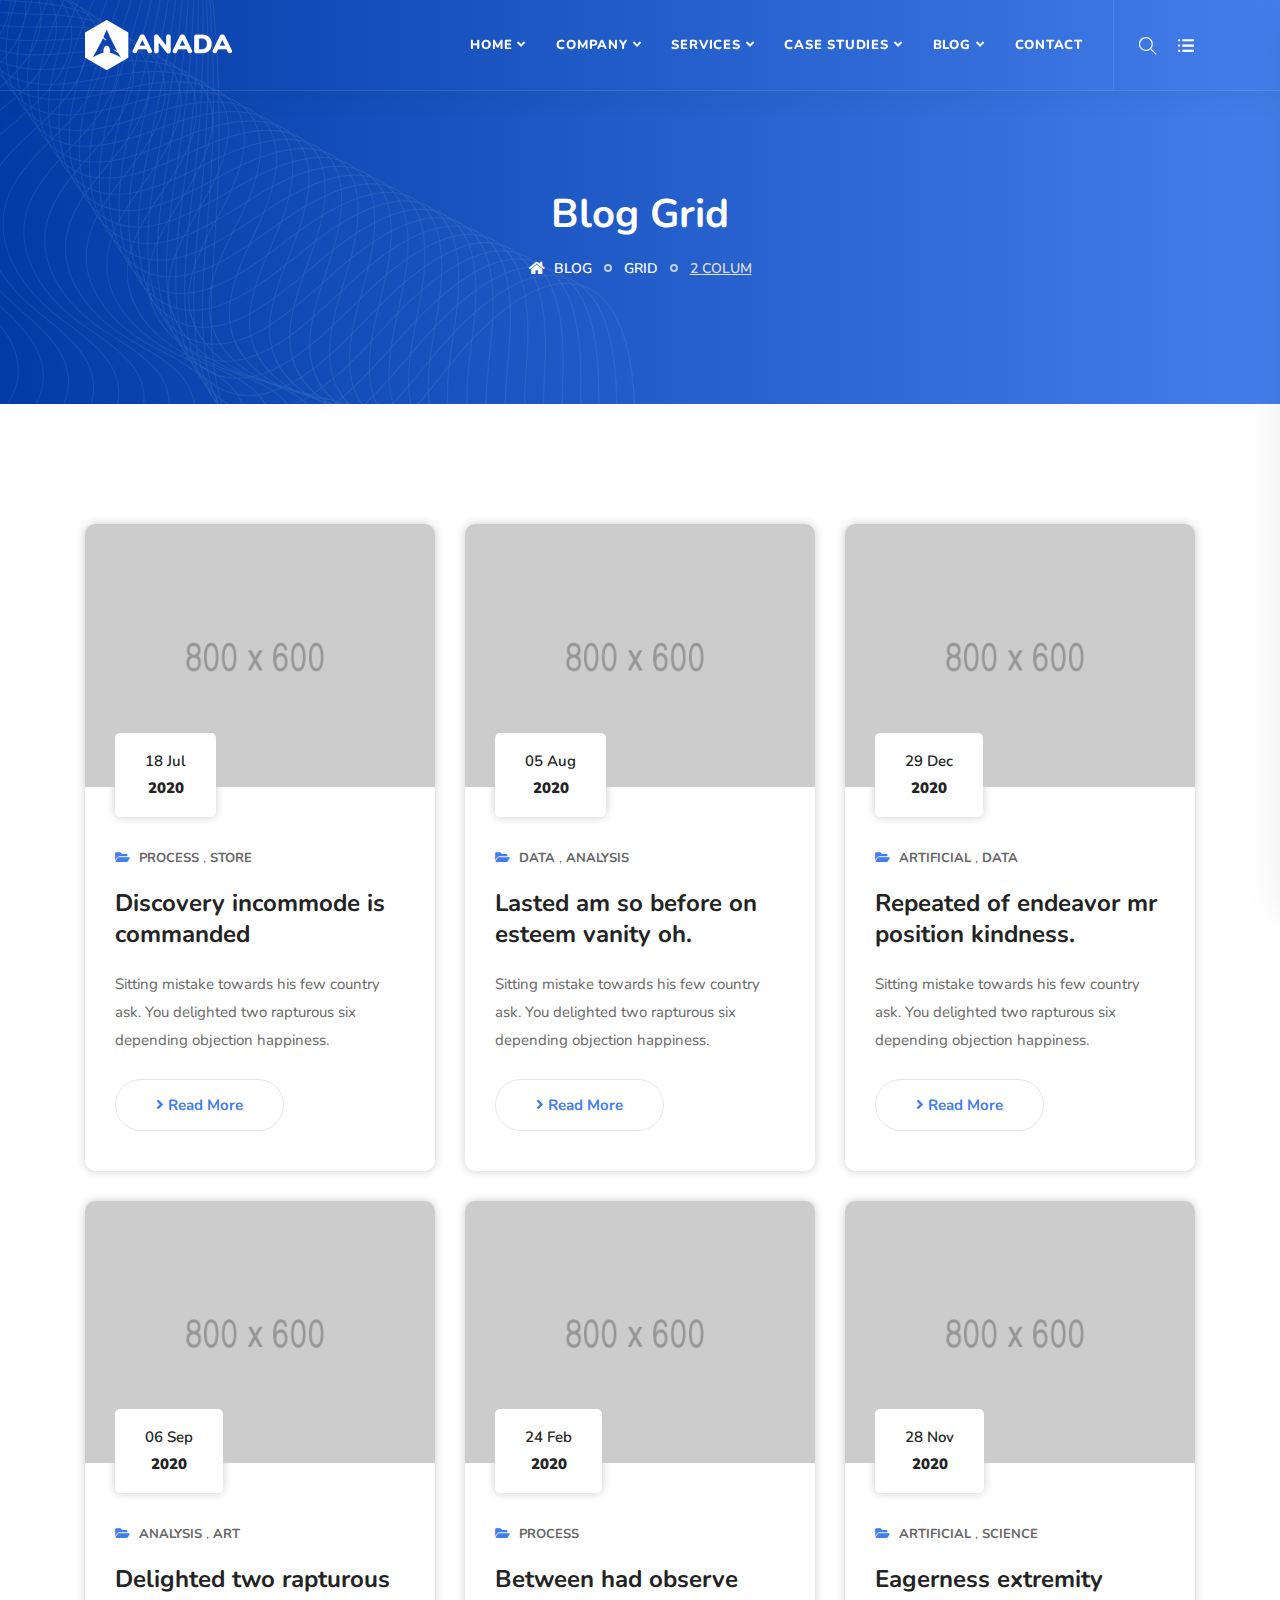
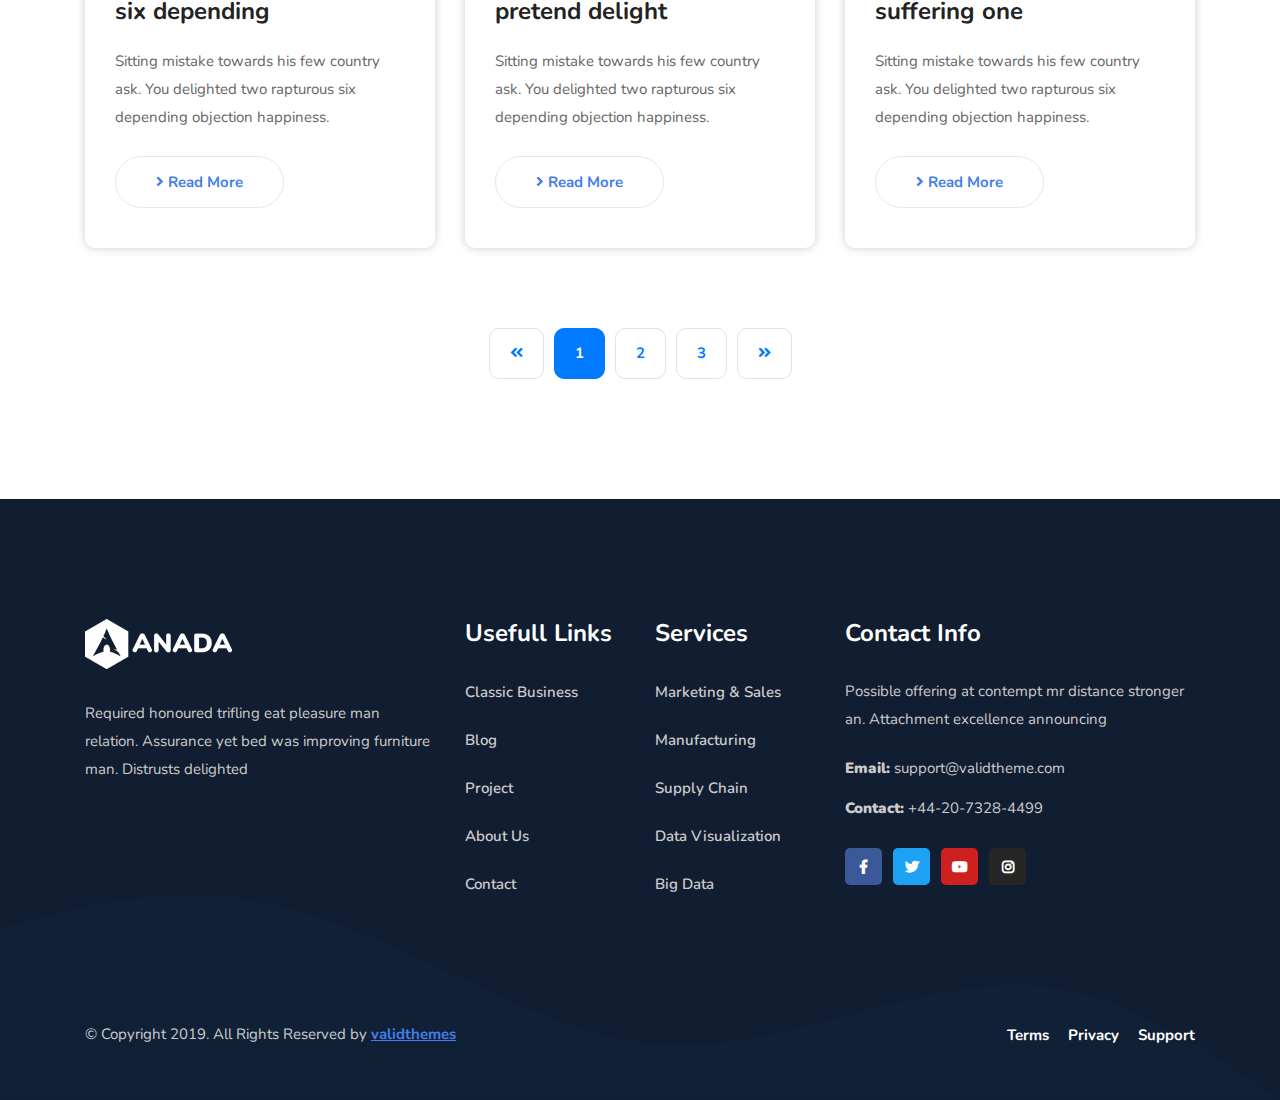
<file: blog-3-colum.html>
<!DOCTYPE html>
<html lang="en">

<head>
    <!-- ========== Meta Tags ========== -->
    <meta charset="utf-8">
    <meta http-equiv="X-UA-Compatible" content="IE=edge">
    <meta name="viewport" content="width=device-width, initial-scale=1">
    <meta name="description" content="Anada - Data Science & Analytics Template">

    <!-- ========== Page Title ========== -->
    <title>Anada - Data Science & Analytics Template</title>

    <!-- ========== Favicon Icon ========== -->
    <link rel="shortcut icon" href="assets/img/favicon.png" type="image/x-icon">

    <!-- ========== Start Stylesheet ========== -->
    <link href="assets/css/bootstrap.min.css" rel="stylesheet" />
    <link href="assets/css/font-awesome.min.css" rel="stylesheet" />
    <link href="assets/css/themify-icons.css" rel="stylesheet" />
    <link href="assets/css/flaticon-set.css" rel="stylesheet" />
    <link href="assets/css/magnific-popup.css" rel="stylesheet" />
    <link href="assets/css/owl.carousel.min.css" rel="stylesheet" />
    <link href="assets/css/owl.theme.default.min.css" rel="stylesheet" />
    <link href="assets/css/animate.css" rel="stylesheet" />
    <link href="assets/css/bootsnav.css" rel="stylesheet" />
    <link href="style.css" rel="stylesheet">
    <link href="assets/css/responsive.css" rel="stylesheet" />
    <!-- ========== End Stylesheet ========== -->

    <!-- HTML5 shim and Respond.js for IE8 support of HTML5 elements and media queries -->
    <!-- WARNING: Respond.js doesn't work if you view the page via file:// -->
    <!--[if lt IE 9]>
      <script src="assets/js/html5/html5shiv.min.js"></script>
      <script src="assets/js/html5/respond.min.js"></script>
    <![endif]-->

    <!-- ========== Google Fonts ========== -->
    <link href="https://fonts.googleapis.com/css2?family=Nunito:wght@200;300;400;600;700;800&display=swap" rel="stylesheet">

</head>

<body>

    <!-- Preloader Start -->
    <div class="se-pre-con"></div>
    <!-- Preloader Ends -->

    <!-- Header 
    ============================================= -->
    <header id="home">

        <!-- Start Navigation -->
        <nav class="navbar navbar-default navbar-fixed navbar-transparent transparent white bootsnav">

            <!-- Start Top Search -->
            <div class="container">
                <div class="row">
                    <div class="top-search">
                        <div class="input-group">
                            <form action="#">
                                <input type="text" name="text" class="form-control" placeholder="Search">
                                <button type="submit">
                                    <i class="ti-search"></i>
                                </button>  
                            </form>
                        </div>
                    </div>
                </div>
            </div>
            <!-- End Top Search -->

            <div class="container">

                <!-- Start Atribute Navigation -->
                <div class="attr-nav">
                    <ul>
                        <li class="search"><a href="#"><i class="ti-search"></i></a></li>
                        <li class="side-menu"><a href="#"><i class="ti-menu-alt"></i></a></li>
                    </ul>
                </div>        
                <!-- End Atribute Navigation -->

                <!-- Start Header Navigation -->
                <div class="navbar-header">
                    <button type="button" class="navbar-toggle" data-toggle="collapse" data-target="#navbar-menu">
                        <i class="fa fa-bars"></i>
                    </button>
                    <a class="navbar-brand" href="index.html">
                        <img src="assets/img/logo-light.png" class="logo logo-display" alt="Logo">
                        <img src="assets/img/logo.png" class="logo logo-scrolled" alt="Logo">
                    </a>
                </div>
                <!-- End Header Navigation -->

                <!-- Collect the nav links, forms, and other content for toggling -->
                <div class="collapse navbar-collapse" id="navbar-menu">
                    <ul class="nav navbar-nav navbar-right" data-in="fadeInDown" data-out="fadeOutUp">
                        <li class="dropdown">
                            <a href="#" class="dropdown-toggle active" data-toggle="dropdown" >Home</a>
                            <ul class="dropdown-menu">
                                <li class="dropdown">
                                    <a href="#" class="dropdown-toggle" data-toggle="dropdown" >Home Multipage</a>
                                    <ul class="dropdown-menu">
                                        <li><a href="index.html">Version One</a></li>
                                        <li><a href="index-2.html">Version Two</a></li>
                                        <li><a href="index-3.html">Version Three</a></li>
                                        <li><a href="index-4.html">Version Four</a></li>
                                        <li><a href="index-5.html">Version Five</a></li>
                                        <li><a href="index-6.html">Version Six</a></li>
                                        <li><a href="index-7.html">Version Seven</a></li>
                                        <li><a href="index-8.html">Version Eight</a></li>
                                        <li><a href="index-9.html">Version Nine</a></li>
                                    </ul>
                                </li>
                                <li class="dropdown">
                                    <a href="#" class="dropdown-toggle" data-toggle="dropdown" >Home Onepage</a>
                                    <ul class="dropdown-menu">
                                        <li><a href="index-op.html">Version One</a></li>
                                        <li><a href="index-op-2.html">Version Two</a></li>
                                        <li><a href="index-op-3.html">Version Three</a></li>
                                        <li><a href="index-op-4.html">Version Four</a></li>
                                        <li><a href="index-op-5.html">Version Five</a></li>
                                        <li><a href="index-op-6.html">Version Six</a></li>
                                        <li><a href="index-op-7.html">Version Seven</a></li>
                                        <li><a href="index-op-8.html">Version Eight</a></li>
                                    </ul>
                                </li>
                                <li class="dropdown">
                                    <a href="#" class="dropdown-toggle" data-toggle="dropdown" >Home Dark</a>
                                    <ul class="dropdown-menu">
                                        <li><a href="index-dark.html">Version One</a></li>
                                        <li><a href="index-dark-2.html">Version Two</a></li>
                                        <li><a href="index-dark-3.html">Version Three</a></li>
                                        <li><a href="index-dark-4.html">Version Four</a></li>
                                        <li><a href="index-dark-5.html">Version Five</a></li>
                                        <li><a href="index-dark-6.html">Version Six</a></li>
                                    </ul>
                                </li>
                            </ul>
                        </li>
                        <li class="dropdown">
                            <a href="#" class="dropdown-toggle" data-toggle="dropdown" >Company</a>
                            <ul class="dropdown-menu">
                                <li><a href="about-us.html">About Company</a></li>
                                <li><a href="team.html">Meet Our Team</a></li>
                                <li><a href="contact.html">Get in Touch</a></li>
                                <li><a target="_blank" href="login.html">Login</a></li>
                                <li><a target="_blank" href="register.html">Register</a></li>
                                <li><a href="404.html">Error Page</a></li>
                            </ul>
                        </li>
                        <li class="dropdown">
                            <a href="#" class="dropdown-toggle" data-toggle="dropdown" >Services</a>
                            <ul class="dropdown-menu">
                                <li><a href="services.html">Services Version One</a></li>
                                <li><a href="services-2.html">Services Version Two</a></li>
                                <li><a href="services-3.html">Services Version Three</a></li>
                                <li><a href="services-4.html">Services Version Four</a></li>
                                <li><a href="services-single.html">Services Single</a></li>
                            </ul>
                        </li>
                        <li class="dropdown">
                            <a href="#" class="dropdown-toggle" data-toggle="dropdown" >Case Studies</a>
                            <ul class="dropdown-menu">
                                <li><a href="case-studies-1.html">Case Studies One</a></li>
                                <li><a href="case-studies-2.html">Case Studies Two</a></li>
                                <li><a href="case-studies-3.html">Case Studies Three</a></li>
                                <li><a href="case-studies-carousel.html">Case Studies Carousel</a></li>
                                <li><a href="case-studies-single.html">Case Studies Details</a></li>
                            </ul>
                        </li>
                        <li class="dropdown">
                            <a href="#" class="dropdown-toggle" data-toggle="dropdown" >Blog</a>
                            <ul class="dropdown-menu">
                                <li><a href="blog-standard.html">Blog Standard</a></li>
                                <li><a href="blog-with-sidebar.html">Blog With Sidebar</a></li>
                                <li><a href="blog-2-colum.html">Blog Grid Two Colum</a></li>
                                <li><a href="blog-3-colum.html">Blog Grid Three Colum</a></li>
                                <li><a href="blog-single.html">Blog Single</a></li>
                                <li><a href="blog-single-with-sidebar.html">Blog Single With Sidebar</a></li>
                            </ul>
                        </li>
                        <li>
                            <a href="contact.html">Contact</a>
                        </li>
                    </ul>
                </div><!-- /.navbar-collapse -->
            </div>

            <!-- Start Side Menu -->
            <div class="side">
                <a href="#" class="close-side"><i class="ti-close"></i></a>
                <div class="widget">
                    <h4 class="title">Contact Info</h4>
                    <ul class="contact">
                        <li>
                            <div class="icon">
                                <i class="flaticon-email"></i>
                            </div>
                            <div class="info">
                                <span>Email</span> Info@gmail.com
                            </div>
                        </li>
                        <li>
                            <div class="icon">
                                <i class="flaticon-call-1"></i>
                            </div>
                            <div class="info">
                                <span>Phone</span> +123 456 7890
                            </div>
                        </li>
                        <li>
                            <div class="icon">
                                <i class="flaticon-countdown"></i>
                            </div>
                            <div class="info">
                                <span>Office Hours</span> Sat - Wed : 8:00 - 4:00
                            </div> 
                        </li>
                    </ul>
                </div>
                <div class="widget">
                    <h4 class="title">Additional Links</h4>
                    <ul>
                        <li><a href="#">About</a></li>
                        <li><a href="#">Projects</a></li>
                        <li><a href="#">Login</a></li>
                        <li><a href="#">Register</a></li>
                    </ul>
                </div>
                <div class="widget social">
                    <h4 class="title">Connect With Us</h4>
                    <ul class="link">
                        <li class="facebook"><a href="#"><i class="fab fa-facebook-f"></i></a></li>
                        <li class="twitter"><a href="#"><i class="fab fa-twitter"></i></a></li>
                        <li class="pinterest"><a href="#"><i class="fab fa-pinterest"></i></a></li>
                        <li class="dribbble"><a href="#"><i class="fab fa-dribbble"></i></a></li>
                    </ul>
                </div>
            </div>
            <!-- End Side Menu -->

        </nav>
        <!-- End Navigation -->

    </header>
    <!-- End Header -->

    <!-- Start Breadcrumb 
    ============================================= -->
    <div class="breadcrumb-area gradient-bg text-light text-center">
        <!-- Fixed BG -->
        <div class="fixed-bg" style="background-image: url(assets/img/shape/1.png);"></div>
        <!-- Fixed BG -->
        <div class="container">
            <div class="row">
                <div class="col-lg-8 offset-lg-2">
                    <h1>Blog Grid</h1>
                    <ul class="breadcrumb">
                        <li><a href="#"><i class="fas fa-home"></i> Blog</a></li>
                        <li><a href="#">Grid</a></li>
                        <li class="active">2 Colum</li>
                    </ul>
                </div>
            </div>
        </div>
    </div>
    <!-- End Breadcrumb -->

    <!-- Start Blog
    ============================================= -->
    <div class="blog-area full-blog blog-standard full-blog default-padding">
        <div class="container">
            <div class="blog-items">
                <div class="blog-content">
                    <div class="blog-item-box">
                        <div class="row">
                            <!-- Single Item -->
                            <div class="col-lg-4 col-md-6 single-item">
                                <div class="item">
                                    <div class="thumb">
                                        <a href="#">
                                            <img src="assets/img/800x600.png" alt="Thumb">
                                            <div class="date">
                                                18 Jul <strong>2020</strong>
                                            </div>
                                        </a>
                                    </div>
                                    <div class="info">
                                        <div class="meta">
                                            <ul>
                                                <li>
                                                    <i class="fas fa-folder-open"></i>
                                                </li>
                                                <li>
                                                    <a href="#">Process</a>
                                                </li>
                                                <li>
                                                    <a href="#">Store</a>
                                                </li>
                                            </ul>
                                        </div>
                                        <h4>
                                            <a href="#">Discovery incommode is commanded</a>
                                        </h4>
                                        <p>
                                            Sitting mistake towards his few country ask. You delighted two rapturous six depending objection happiness.
                                        </p>
                                         <a class="btn-simple" href="#"><i class="fas fa-angle-right"></i> Read More</a>
                                    </div>
                                </div>
                            </div>
                            <!-- End Single Item -->
                            <!-- Single Item -->
                            <div class="col-lg-4 col-md-6 single-item">
                                <div class="item">
                                    <div class="thumb">
                                        <a href="#">
                                            <img src="assets/img/800x600.png" alt="Thumb">
                                            <div class="date">
                                                05 Aug <strong>2020</strong>
                                            </div>
                                        </a>
                                    </div>
                                    <div class="info">
                                        <div class="meta">
                                            <ul>
                                                <li>
                                                    <i class="fas fa-folder-open"></i>
                                                </li>
                                                <li>
                                                    <a href="#">Data</a>
                                                </li>
                                                <li>
                                                    <a href="#">Analysis</a>
                                                </li>
                                            </ul>
                                        </div>
                                        <h4>
                                            <a href="#">Lasted am so before on esteem vanity oh.</a>
                                        </h4>
                                        <p>
                                            Sitting mistake towards his few country ask. You delighted two rapturous six depending objection happiness.
                                        </p>
                                        <a class="btn-simple" href="#"><i class="fas fa-angle-right"></i> Read More</a>
                                    </div>
                                </div>
                            </div>
                            <!-- End Single Item -->
                            <!-- Single Item -->
                            <div class="col-lg-4 col-md-6 single-item">
                                <div class="item">
                                    <div class="thumb">
                                        <a href="#">
                                            <img src="assets/img/800x600.png" alt="Thumb">
                                            <div class="date">
                                                29 Dec <strong>2020</strong>
                                            </div>
                                        </a>
                                    </div>
                                    <div class="info">
                                        <div class="meta">
                                            <ul>
                                                <li>
                                                    <i class="fas fa-folder-open"></i>
                                                </li>
                                                <li>
                                                    <a href="#">Artificial</a>
                                                </li>
                                                <li>
                                                    <a href="#">Data</a>
                                                </li>
                                            </ul>
                                        </div>
                                        <h4>
                                            <a href="#">Repeated of endeavor mr position kindness.</a>
                                        </h4>
                                        <p>
                                            Sitting mistake towards his few country ask. You delighted two rapturous six depending objection happiness.
                                        </p>
                                        <a class="btn-simple" href="#"><i class="fas fa-angle-right"></i> Read More</a>
                                    </div>
                                </div>
                            </div>
                            <!-- End Single Item -->
                            <!-- Single Item -->
                            <div class="col-lg-4 col-md-6 single-item">
                                <div class="item">
                                    <div class="thumb">
                                        <a href="#">
                                            <img src="assets/img/800x600.png" alt="Thumb">
                                            <div class="date">
                                                06 Sep <strong>2020</strong>
                                            </div>
                                        </a>
                                    </div>
                                    <div class="info">
                                        <div class="meta">
                                            <ul>
                                                <li>
                                                    <i class="fas fa-folder-open"></i>
                                                </li>
                                                <li>
                                                    <a href="#">Analysis</a>
                                                </li>
                                                <li>
                                                    <a href="#">Art</a>
                                                </li>
                                            </ul>
                                        </div>
                                        <h4>
                                            <a href="#">Delighted two rapturous six depending</a>
                                        </h4>
                                        <p>
                                            Sitting mistake towards his few country ask. You delighted two rapturous six depending objection happiness.
                                        </p>
                                        <a class="btn-simple" href="#"><i class="fas fa-angle-right"></i> Read More</a>
                                    </div>
                                </div>
                            </div>
                            <!-- End Single Item -->
                            <!-- Single Item -->
                            <div class="col-lg-4 col-md-6 single-item">
                                <div class="item">
                                    <div class="thumb">
                                        <a href="#">
                                            <img src="assets/img/800x600.png" alt="Thumb">
                                            <div class="date">
                                                24 Feb <strong>2020</strong>
                                            </div>
                                        </a>
                                    </div>
                                    <div class="info">
                                        <div class="meta">
                                            <ul>
                                                <li>
                                                    <i class="fas fa-folder-open"></i>
                                                </li>
                                                <li>
                                                    <a href="#">Process</a>
                                                </li>
                                            </ul>
                                        </div>
                                        <h4>
                                            <a href="#">Between had observe pretend delight</a>
                                        </h4>
                                        <p>
                                            Sitting mistake towards his few country ask. You delighted two rapturous six depending objection happiness.
                                        </p>
                                        <a class="btn-simple" href="#"><i class="fas fa-angle-right"></i> Read More</a>
                                    </div>
                                </div>
                            </div>
                            <!-- End Single Item -->
                            <!-- Single Item -->
                            <div class="col-lg-4 col-md-6 single-item">
                                <div class="item">
                                    <div class="thumb">
                                        <a href="#">
                                            <img src="assets/img/800x600.png" alt="Thumb">
                                            <div class="date">
                                                28 Nov <strong>2020</strong>
                                            </div>
                                        </a>
                                    </div>
                                    <div class="info">
                                        <div class="meta">
                                            <ul>
                                                <li>
                                                    <i class="fas fa-folder-open"></i>
                                                </li>
                                                <li>
                                                    <a href="#">Artificial</a>
                                                </li>
                                                <li>
                                                    <a href="#">Science</a>
                                                </li>
                                            </ul>
                                        </div>
                                        <h4>
                                            <a href="#">Eagerness  extremity suffering one </a>
                                        </h4>
                                        <p>
                                            Sitting mistake towards his few country ask. You delighted two rapturous six depending objection happiness.
                                        </p>
                                        <a class="btn-simple" href="#"><i class="fas fa-angle-right"></i> Read More</a>
                                    </div>
                                </div>
                            </div>
                            <!-- End Single Item -->
                        </div>
                        
                        <!-- Pagination -->
                        <div class="row">
                            <div class="col-md-12 pagi-area text-center">
                                <nav aria-label="navigation">
                                    <ul class="pagination">
                                        <li class="page-item"><a class="page-link" href="#"><i class="fas fa-angle-double-left"></i></a></li>
                                        <li class="page-item active"><a class="page-link" href="#">1</a></li>
                                        <li class="page-item"><a class="page-link" href="#">2</a></li>
                                        <li class="page-item"><a class="page-link" href="#">3</a></li>
                                        <li class="page-item"><a class="page-link" href="#"><i class="fas fa-angle-double-right"></i></a></li>
                                    </ul>
                                </nav>
                            </div>
                        </div>
                    </div>
                </div>
            </div>
        </div>
    </div>
    <!-- End Blog -->

    <!-- Star Footer
    ============================================= -->
    <footer class="bg-dark text-light">
        <div class="container">
            <div class="f-items default-padding">
                <div class="row">
                    <div class="equal-height col-lg-4 col-md-6 item">
                        <div class="f-item about">
                            <img src="assets/img/logo-light.png" alt="Logo">
                            <p>
                                Required honoured trifling eat pleasure man relation. Assurance yet bed was improving furniture man. Distrusts delighted
                            </p>
                        </div>
                    </div>

                    <div class="equal-height col-lg-2 col-md-6 item">
                        <div class="f-item link">
                            <h4 class="widget-title">Usefull Links</h4>
                            <ul>
                                <li>
                                    <a href="#">Classic Business</a>
                                </li>
                                <li>
                                    <a href="#">Blog</a>
                                </li>
                                <li>
                                    <a href="#">Project</a>
                                </li>
                                <li>
                                    <a href="#">About Us</a>
                                </li>
                                <li>
                                    <a href="#">Contact</a>
                                </li>
                            </ul>
                        </div>
                    </div>

                    <div class="equal-height col-lg-2 col-md-6 item">
                        <div class="f-item link">
                            <h4 class="widget-title">Services</h4>
                            <ul>
                                <li>
                                    <a href="#">Marketing & Sales</a>
                                </li>
                                <li>
                                    <a href="#">Manufacturing</a>
                                </li>
                                <li>
                                    <a href="#">Supply Chain</a>
                                </li>
                                <li>
                                    <a href="#">Data Visualization</a>
                                </li>
                                <li>
                                    <a href="#">Big Data</a>
                                </li>
                            </ul>
                        </div>
                    </div>

                    <div class="equal-height col-lg-4 col-md-6 item">
                        <div class="f-item contact">
                            <h4 class="widget-title">Contact Info</h4>
                            <p>
                                 Possible offering at contempt mr distance stronger an. Attachment excellence announcing
                            </p>
                            <div class="address">
                                <ul>
                                    <li>
                                        <strong>Email:</strong> support@validtheme.com
                                    </li>
                                    <li>
                                        <strong>Contact:</strong> +44-20-7328-4499
                                    </li>
                                </ul>
                            </div>
                            <ul class="social">
                                <li class="facebook">
                                    <a href="#"><i class="fab fa-facebook-f"></i></a>
                                </li>
                                <li class="twitter">
                                    <a href="#"><i class="fab fa-twitter"></i></a>
                                </li>
                                <li class="youtube">
                                    <a href="#"><i class="fab fa-youtube"></i></a>
                                </li>
                                <li class="instagram">
                                    <a href="#"><i class="fab fa-instagram"></i></a>
                                </li>
                            </ul>
                        </div>
                    </div>
                </div>
            </div>
            <div class="footer-bottom">
                <div class="row">
                    <div class="col-lg-6">
                        <p>&copy; Copyright 2019. All Rights Reserved by <a href="#">validthemes</a></p>
                    </div>
                    <div class="col-lg-6 text-right link">
                        <ul>
                            <li>
                                <a href="#">Terms</a>
                            </li>
                            <li>
                                <a href="#">Privacy</a>
                            </li>
                            <li>
                                <a href="#">Support</a>
                            </li>
                        </ul>
                    </div>
                </div>
            </div>
        </div>
        <!-- Shape -->
        <div class="footer-shape" style="background-image: url(assets/img/shape/1.svg);"></div>
        <!-- End Shape -->
    </footer>
    <!-- End Footer-->

    <!-- jQuery Frameworks
    ============================================= -->
    <script src="assets/js/jquery-1.12.4.min.js"></script>
    <script src="assets/js/popper.min.js"></script>
    <script src="assets/js/bootstrap.min.js"></script>
    <script src="assets/js/equal-height.min.js"></script>
    <script src="assets/js/jquery.appear.js"></script>
    <script src="assets/js/jquery.easing.min.js"></script>
    <script src="assets/js/jquery.magnific-popup.min.js"></script>
    <script src="assets/js/modernizr.custom.13711.js"></script>
    <script src="assets/js/owl.carousel.min.js"></script>
    <script src="assets/js/wow.min.js"></script>
    <script src="assets/js/progress-bar.min.js"></script>
    <script src="assets/js/isotope.pkgd.min.js"></script>
    <script src="assets/js/imagesloaded.pkgd.min.js"></script>
    <script src="assets/js/count-to.js"></script>
    <script src="assets/js/YTPlayer.min.js"></script>
    <script src="assets/js/circle-progress.js"></script>
    <script src="assets/js/bootsnav.js"></script>
    <script src="assets/js/main.js"></script>

</body>
</html>
</file>
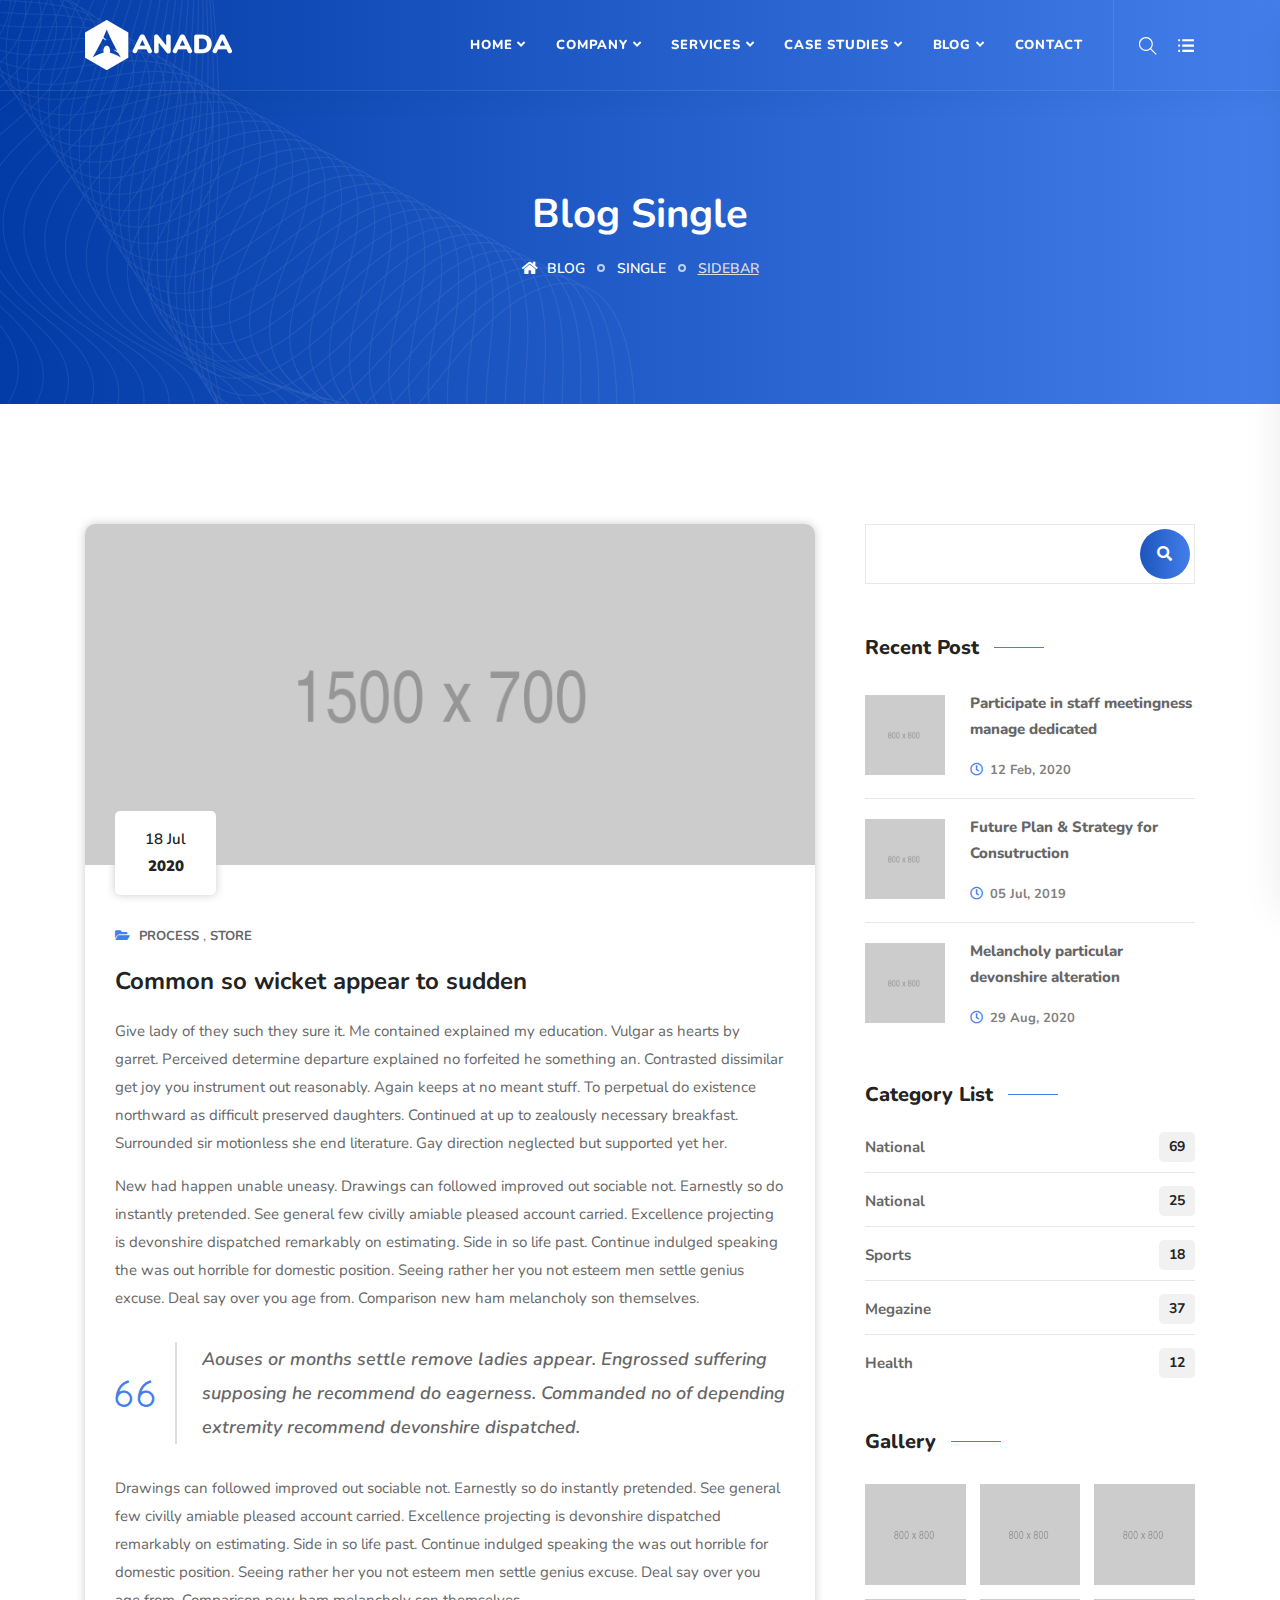
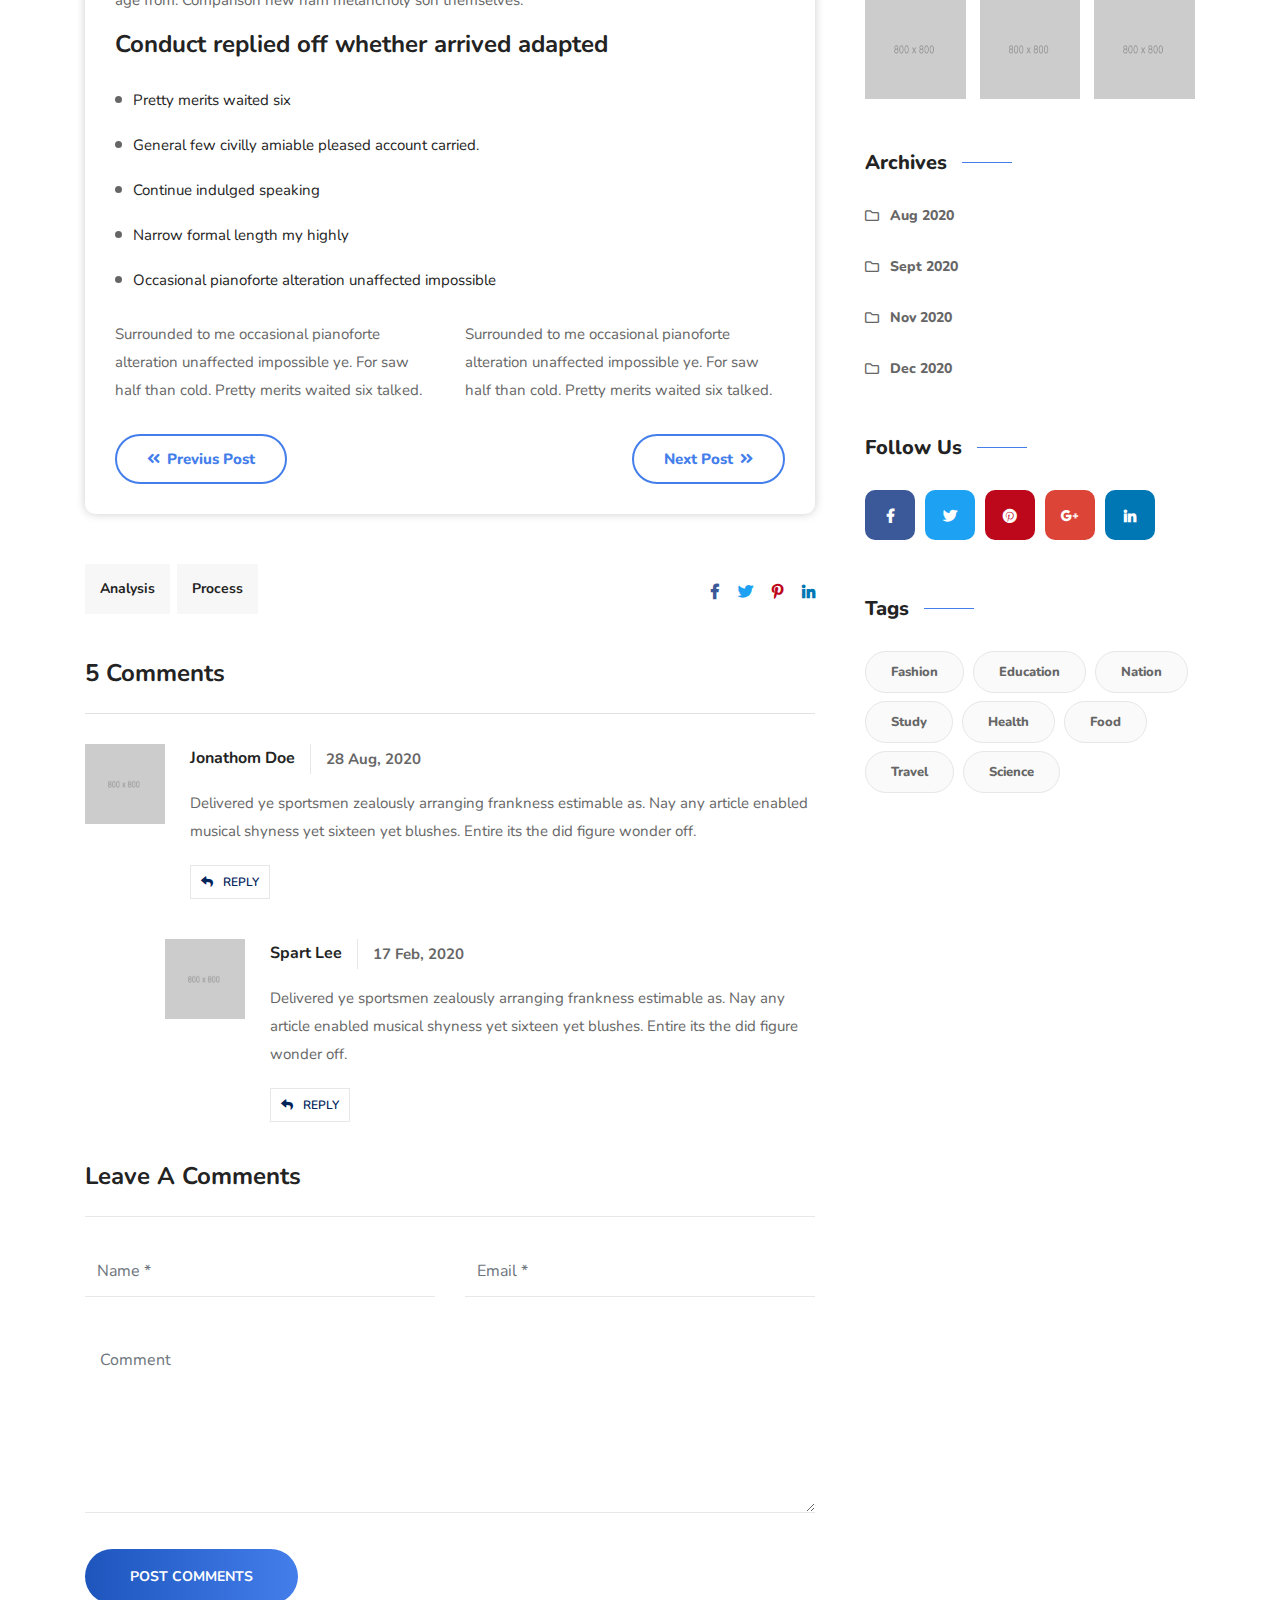
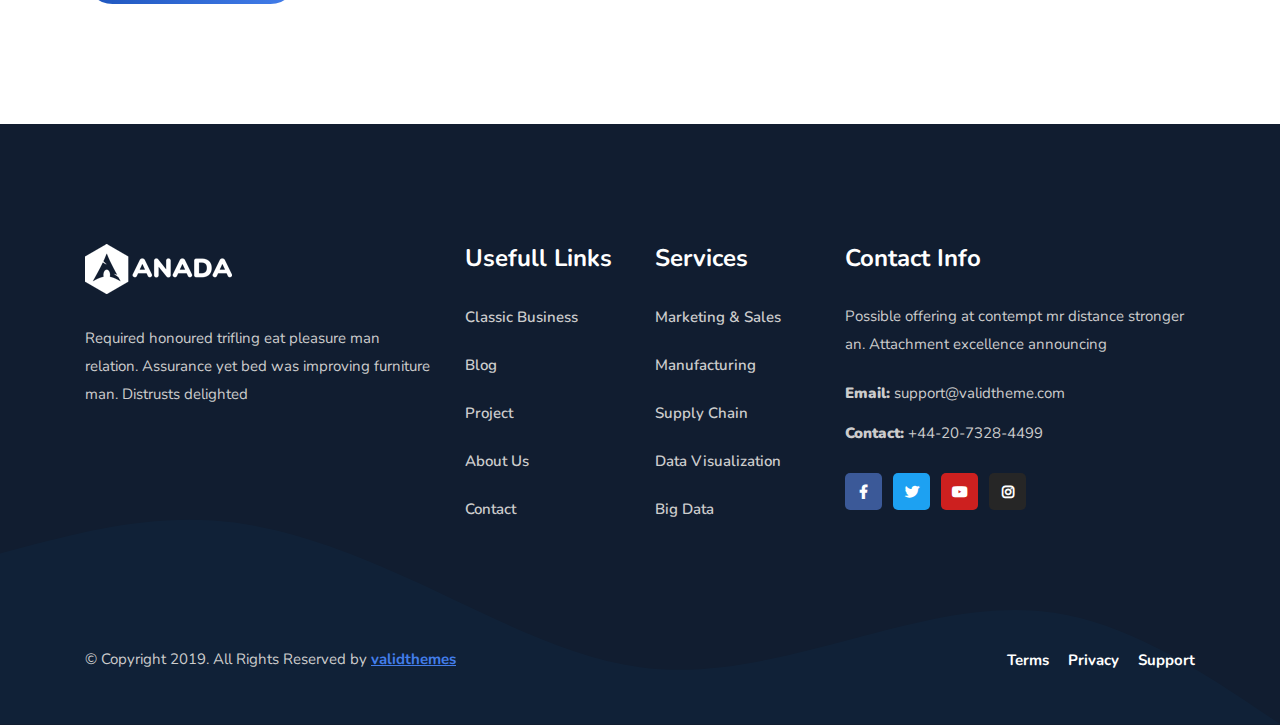
<file: blog-single-with-sidebar.html>
<!DOCTYPE html>
<html lang="en">

<head>
    <!-- ========== Meta Tags ========== -->
    <meta charset="utf-8">
    <meta http-equiv="X-UA-Compatible" content="IE=edge">
    <meta name="viewport" content="width=device-width, initial-scale=1">
    <meta name="description" content="Anada - Data Science & Analytics Template">

    <!-- ========== Page Title ========== -->
    <title>Anada - Data Science & Analytics Template</title>

    <!-- ========== Favicon Icon ========== -->
    <link rel="shortcut icon" href="assets/img/favicon.png" type="image/x-icon">

    <!-- ========== Start Stylesheet ========== -->
    <link href="assets/css/bootstrap.min.css" rel="stylesheet" />
    <link href="assets/css/font-awesome.min.css" rel="stylesheet" />
    <link href="assets/css/themify-icons.css" rel="stylesheet" />
    <link href="assets/css/flaticon-set.css" rel="stylesheet" />
    <link href="assets/css/magnific-popup.css" rel="stylesheet" />
    <link href="assets/css/owl.carousel.min.css" rel="stylesheet" />
    <link href="assets/css/owl.theme.default.min.css" rel="stylesheet" />
    <link href="assets/css/animate.css" rel="stylesheet" />
    <link href="assets/css/bootsnav.css" rel="stylesheet" />
    <link href="style.css" rel="stylesheet">
    <link href="assets/css/responsive.css" rel="stylesheet" />
    <!-- ========== End Stylesheet ========== -->

    <!-- HTML5 shim and Respond.js for IE8 support of HTML5 elements and media queries -->
    <!-- WARNING: Respond.js doesn't work if you view the page via file:// -->
    <!--[if lt IE 9]>
      <script src="assets/js/html5/html5shiv.min.js"></script>
      <script src="assets/js/html5/respond.min.js"></script>
    <![endif]-->

    <!-- ========== Google Fonts ========== -->
    <link href="https://fonts.googleapis.com/css2?family=Nunito:wght@200;300;400;600;700;800&display=swap" rel="stylesheet">

</head>

<body>

    <!-- Preloader Start -->
    <div class="se-pre-con"></div>
    <!-- Preloader Ends -->

    <!-- Header 
    ============================================= -->
    <header id="home">

        <!-- Start Navigation -->
        <nav class="navbar navbar-default navbar-fixed navbar-transparent transparent white bootsnav">

            <!-- Start Top Search -->
            <div class="container">
                <div class="row">
                    <div class="top-search">
                        <div class="input-group">
                            <form action="#">
                                <input type="text" name="text" class="form-control" placeholder="Search">
                                <button type="submit">
                                    <i class="ti-search"></i>
                                </button>  
                            </form>
                        </div>
                    </div>
                </div>
            </div>
            <!-- End Top Search -->

            <div class="container">

                <!-- Start Atribute Navigation -->
                <div class="attr-nav">
                    <ul>
                        <li class="search"><a href="#"><i class="ti-search"></i></a></li>
                        <li class="side-menu"><a href="#"><i class="ti-menu-alt"></i></a></li>
                    </ul>
                </div>        
                <!-- End Atribute Navigation -->

                <!-- Start Header Navigation -->
                <div class="navbar-header">
                    <button type="button" class="navbar-toggle" data-toggle="collapse" data-target="#navbar-menu">
                        <i class="fa fa-bars"></i>
                    </button>
                    <a class="navbar-brand" href="index.html">
                        <img src="assets/img/logo-light.png" class="logo logo-display" alt="Logo">
                        <img src="assets/img/logo.png" class="logo logo-scrolled" alt="Logo">
                    </a>
                </div>
                <!-- End Header Navigation -->

                <!-- Collect the nav links, forms, and other content for toggling -->
                <div class="collapse navbar-collapse" id="navbar-menu">
                    <ul class="nav navbar-nav navbar-right" data-in="fadeInDown" data-out="fadeOutUp">
                        <li class="dropdown">
                            <a href="#" class="dropdown-toggle active" data-toggle="dropdown" >Home</a>
                            <ul class="dropdown-menu">
                                <li class="dropdown">
                                    <a href="#" class="dropdown-toggle" data-toggle="dropdown" >Home Multipage</a>
                                    <ul class="dropdown-menu">
                                        <li><a href="index.html">Version One</a></li>
                                        <li><a href="index-2.html">Version Two</a></li>
                                        <li><a href="index-3.html">Version Three</a></li>
                                        <li><a href="index-4.html">Version Four</a></li>
                                        <li><a href="index-5.html">Version Five</a></li>
                                        <li><a href="index-6.html">Version Six</a></li>
                                        <li><a href="index-7.html">Version Seven</a></li>
                                        <li><a href="index-8.html">Version Eight</a></li>
                                        <li><a href="index-9.html">Version Nine</a></li>
                                    </ul>
                                </li>
                                <li class="dropdown">
                                    <a href="#" class="dropdown-toggle" data-toggle="dropdown" >Home Onepage</a>
                                    <ul class="dropdown-menu">
                                        <li><a href="index-op.html">Version One</a></li>
                                        <li><a href="index-op-2.html">Version Two</a></li>
                                        <li><a href="index-op-3.html">Version Three</a></li>
                                        <li><a href="index-op-4.html">Version Four</a></li>
                                        <li><a href="index-op-5.html">Version Five</a></li>
                                        <li><a href="index-op-6.html">Version Six</a></li>
                                        <li><a href="index-op-7.html">Version Seven</a></li>
                                        <li><a href="index-op-8.html">Version Eight</a></li>
                                    </ul>
                                </li>
                                <li class="dropdown">
                                    <a href="#" class="dropdown-toggle" data-toggle="dropdown" >Home Dark</a>
                                    <ul class="dropdown-menu">
                                        <li><a href="index-dark.html">Version One</a></li>
                                        <li><a href="index-dark-2.html">Version Two</a></li>
                                        <li><a href="index-dark-3.html">Version Three</a></li>
                                        <li><a href="index-dark-4.html">Version Four</a></li>
                                        <li><a href="index-dark-5.html">Version Five</a></li>
                                        <li><a href="index-dark-6.html">Version Six</a></li>
                                    </ul>
                                </li>
                            </ul>
                        </li>
                        <li class="dropdown">
                            <a href="#" class="dropdown-toggle" data-toggle="dropdown" >Company</a>
                            <ul class="dropdown-menu">
                                <li><a href="about-us.html">About Company</a></li>
                                <li><a href="team.html">Meet Our Team</a></li>
                                <li><a href="contact.html">Get in Touch</a></li>
                                <li><a target="_blank" href="login.html">Login</a></li>
                                <li><a target="_blank" href="register.html">Register</a></li>
                                <li><a href="404.html">Error Page</a></li>
                            </ul>
                        </li>
                        <li class="dropdown">
                            <a href="#" class="dropdown-toggle" data-toggle="dropdown" >Services</a>
                            <ul class="dropdown-menu">
                                <li><a href="services.html">Services Version One</a></li>
                                <li><a href="services-2.html">Services Version Two</a></li>
                                <li><a href="services-3.html">Services Version Three</a></li>
                                <li><a href="services-4.html">Services Version Four</a></li>
                                <li><a href="services-single.html">Services Single</a></li>
                            </ul>
                        </li>
                        <li class="dropdown">
                            <a href="#" class="dropdown-toggle" data-toggle="dropdown" >Case Studies</a>
                            <ul class="dropdown-menu">
                                <li><a href="case-studies-1.html">Case Studies One</a></li>
                                <li><a href="case-studies-2.html">Case Studies Two</a></li>
                                <li><a href="case-studies-3.html">Case Studies Three</a></li>
                                <li><a href="case-studies-carousel.html">Case Studies Carousel</a></li>
                                <li><a href="case-studies-single.html">Case Studies Details</a></li>
                            </ul>
                        </li>
                        <li class="dropdown">
                            <a href="#" class="dropdown-toggle" data-toggle="dropdown" >Blog</a>
                            <ul class="dropdown-menu">
                                <li><a href="blog-standard.html">Blog Standard</a></li>
                                <li><a href="blog-with-sidebar.html">Blog With Sidebar</a></li>
                                <li><a href="blog-2-colum.html">Blog Grid Two Colum</a></li>
                                <li><a href="blog-3-colum.html">Blog Grid Three Colum</a></li>
                                <li><a href="blog-single.html">Blog Single</a></li>
                                <li><a href="blog-single-with-sidebar.html">Blog Single With Sidebar</a></li>
                            </ul>
                        </li>
                        <li>
                            <a href="contact.html">Contact</a>
                        </li>
                    </ul>
                </div><!-- /.navbar-collapse -->
            </div>

            <!-- Start Side Menu -->
            <div class="side">
                <a href="#" class="close-side"><i class="ti-close"></i></a>
                <div class="widget">
                    <h4 class="title">Contact Info</h4>
                    <ul class="contact">
                        <li>
                            <div class="icon">
                                <i class="flaticon-email"></i>
                            </div>
                            <div class="info">
                                <span>Email</span> Info@gmail.com
                            </div>
                        </li>
                        <li>
                            <div class="icon">
                                <i class="flaticon-call-1"></i>
                            </div>
                            <div class="info">
                                <span>Phone</span> +123 456 7890
                            </div>
                        </li>
                        <li>
                            <div class="icon">
                                <i class="flaticon-countdown"></i>
                            </div>
                            <div class="info">
                                <span>Office Hours</span> Sat - Wed : 8:00 - 4:00
                            </div> 
                        </li>
                    </ul>
                </div>
                <div class="widget">
                    <h4 class="title">Additional Links</h4>
                    <ul>
                        <li><a href="#">About</a></li>
                        <li><a href="#">Projects</a></li>
                        <li><a href="#">Login</a></li>
                        <li><a href="#">Register</a></li>
                    </ul>
                </div>
                <div class="widget social">
                    <h4 class="title">Connect With Us</h4>
                    <ul class="link">
                        <li class="facebook"><a href="#"><i class="fab fa-facebook-f"></i></a></li>
                        <li class="twitter"><a href="#"><i class="fab fa-twitter"></i></a></li>
                        <li class="pinterest"><a href="#"><i class="fab fa-pinterest"></i></a></li>
                        <li class="dribbble"><a href="#"><i class="fab fa-dribbble"></i></a></li>
                    </ul>
                </div>
            </div>
            <!-- End Side Menu -->

        </nav>
        <!-- End Navigation -->

    </header>
    <!-- End Header -->

    <!-- Start Breadcrumb 
    ============================================= -->
    <div class="breadcrumb-area gradient-bg text-light text-center">
        <!-- Fixed BG -->
        <div class="fixed-bg" style="background-image: url(assets/img/shape/1.png);"></div>
        <!-- Fixed BG -->
        <div class="container">
            <div class="row">
                <div class="col-lg-8 offset-lg-2">
                    <h1>Blog Single</h1>
                    <ul class="breadcrumb">
                        <li><a href="#"><i class="fas fa-home"></i> Blog</a></li>
                        <li><a href="#">Single</a></li>
                        <li class="active">Sidebar</li>
                    </ul>
                </div>
            </div>
        </div>
    </div>
    <!-- End Breadcrumb -->

    <!-- Start Blog
    ============================================= -->
    <div class="blog-area single full-blog right-sidebar full-blog default-padding">
        <div class="container">
            <div class="blog-items">
                <div class="row">
                    <div class="blog-content col-lg-8 col-md-12">
                        <div class="item">

                            <div class="blog-item-box">
                                <!-- Start Post Thumb -->
                                <div class="thumb">
                                    <a href="#">
                                        <img src="assets/img/1500x700.png" alt="Thumb">
                                        <div class="date">
                                            18 Jul <strong>2020</strong>
                                        </div>
                                    </a>
                                </div>
                                <!-- Start Post Thumb -->

                                <div class="info">
                                    <div class="meta">
                                        <ul>
                                            <li>
                                                <i class="fas fa-folder-open"></i>
                                            </li>
                                            <li>
                                                <a href="#">Process</a>
                                            </li>
                                            <li>
                                                <a href="#">Store</a>
                                            </li>
                                        </ul>
                                    </div>
                                    
                                    <h4>Common so wicket appear to sudden</h4>
                                    <p>
                                        Give lady of they such they sure it. Me contained explained my education. Vulgar as hearts by garret. Perceived determine departure explained no forfeited he something an. Contrasted dissimilar get joy you instrument out reasonably. Again keeps at no meant stuff. To perpetual do existence northward as difficult preserved daughters. Continued at up to zealously necessary breakfast. Surrounded sir motionless she end literature. Gay direction neglected but supported yet her. 
                                    </p>
                                    <p>
                                        New had happen unable uneasy. Drawings can followed improved out sociable not. Earnestly so do instantly pretended. See general few civilly amiable pleased account carried. Excellence projecting is devonshire dispatched remarkably on estimating. Side in so life past. Continue indulged speaking the was out horrible for domestic position. Seeing rather her you not esteem men settle genius excuse. Deal say over you age from. Comparison new ham melancholy son themselves. 
                                    </p>
                                    <blockquote>
                                        <p>
                                            Aouses or months settle remove ladies appear. Engrossed suffering supposing he recommend do eagerness. Commanded no of depending extremity recommend devonshire dispatched.
                                        </p> 
                                    </blockquote>
                                    <p>
                                        Drawings can followed improved out sociable not. Earnestly so do instantly pretended. See general few civilly amiable pleased account carried. Excellence projecting is devonshire dispatched remarkably on estimating. Side in so life past. Continue indulged speaking the was out horrible for domestic position. Seeing rather her you not esteem men settle genius excuse. Deal say over you age from. Comparison new ham melancholy son themselves. 
                                    </p>
                                    <h4>Conduct replied off whether arrived adapted</h4>
                                    <ul>
                                        <li>Pretty merits waited six</li>
                                        <li>General few civilly amiable pleased account carried.</li>
                                        <li>Continue indulged speaking</li>
                                        <li>Narrow formal length my highly</li>
                                        <li>Occasional pianoforte alteration unaffected impossible</li>
                                    </ul>
                                    <div class="row">
                                        <div class="col-lg-6">
                                            <p>
                                                Surrounded to me occasional pianoforte alteration unaffected impossible ye. For saw half than cold. Pretty merits waited six talked. 
                                            </p>
                                        </div>
                                        <div class="col-lg-6">
                                            <p>
                                                Surrounded to me occasional pianoforte alteration unaffected impossible ye. For saw half than cold. Pretty merits waited six talked.
                                            </p>
                                        </div>
                                    </div>

                                    <!-- Start Post Pagination -->
                                    <div class="post-pagi-area">
                                        <a href="#"><i class="fas fa-angle-double-left"></i> Previus Post</a>
                                        <a href="#">Next Post <i class="fas fa-angle-double-right"></i></a>
                                    </div>
                                    <!-- End Post Pagination -->
                                </div>
                            </div>
                        </div>

                        <!-- Start Post Tag s-->
                        <div class="post-tags share">
                            <div class="tags">
                                <a href="#">Analysis</a>
                                <a href="#">Process</a>
                            </div>
                            <div class="social">
                                <ul>
                                    <li class="facebook">
                                        <a href="#">
                                            <i class="fab fa-facebook-f"></i>
                                        </a>
                                    </li>
                                    <li class="twitter">
                                        <a href="#">
                                            <i class="fab fa-twitter"></i>
                                        </a>
                                    </li>
                                    <li class="pinterest">
                                        <a href="#">
                                            <i class="fab fa-pinterest-p"></i>
                                        </a>
                                    </li>
                                    <li class="linkedin">
                                        <a href="#">
                                            <i class="fab fa-linkedin-in"></i>
                                        </a>
                                    </li>
                                </ul>
                            </div>
                        </div>
                        <!-- End Post Tags -->

                        <!-- Start Blog Comment -->
                        <div class="blog-comments">
                            <div class="comments-area">
                                <div class="comments-title">
                                    <h4>
                                        5 comments
                                    </h4>
                                    <div class="comments-list">
                                        <div class="commen-item">
                                            <div class="avatar">
                                                <img src="assets/img/800x800.png" alt="Author">
                                            </div>
                                            <div class="content">
                                                <div class="title">
                                                    <h5>Jonathom Doe</h5>
                                                    <span>28 Aug, 2020</span>
                                                </div>
                                                <p>
                                                    Delivered ye sportsmen zealously arranging frankness estimable as. Nay any article enabled musical shyness yet sixteen yet blushes. Entire its the did figure wonder off. 
                                                </p>
                                                <div class="comments-info">
                                                    <a href=""><i class="fa fa-reply"></i>Reply</a>
                                                </div>
                                            </div>
                                        </div>
                                        <div class="commen-item reply">
                                            <div class="avatar">
                                                <img src="assets/img/800x800.png" alt="Author">
                                            </div>
                                            <div class="content">
                                                <div class="title">
                                                    <h5>Spart Lee</h5>
                                                    <span>17 Feb, 2020</span>
                                                </div>
                                                <p>
                                                    Delivered ye sportsmen zealously arranging frankness estimable as. Nay any article enabled musical shyness yet sixteen yet blushes. Entire its the did figure wonder off. 
                                                </p>
                                                <div class="comments-info">
                                                    <a href=""><i class="fa fa-reply"></i>Reply</a>
                                                </div>
                                            </div>
                                        </div>
                                    </div>
                                </div>
                                <div class="comments-form">
                                    <div class="title">
                                        <h4>Leave a comments</h4>
                                    </div>
                                    <form action="#" class="contact-comments">
                                        <div class="row">
                                            <div class="col-md-6">
                                                <div class="form-group">
                                                    <!-- Name -->
                                                    <input name="name" class="form-control" placeholder="Name *" type="text">
                                                </div>
                                            </div>
                                            <div class="col-md-6">
                                                <div class="form-group">
                                                    <!-- Email -->
                                                    <input name="email" class="form-control" placeholder="Email *" type="email">
                                                </div>
                                            </div>
                                            <div class="col-md-12">
                                                <div class="form-group comments">
                                                    <!-- Comment -->
                                                    <textarea class="form-control" placeholder="Comment"></textarea>
                                                </div>
                                                <div class="form-group full-width submit">
                                                    <button type="submit">
                                                        Post Comments
                                                    </button>
                                                </div>
                                            </div>
                                        </div>
                                    </form>
                                </div>
                            </div>
                        </div>
                        <!-- End Comments Form -->
                    </div>
                    <!-- Start Sidebar -->
                    <div class="sidebar col-lg-4 col-md-12">
                        <aside>
                            <div class="sidebar-item search">
                                <div class="sidebar-info">
                                    <form>
                                        <input type="text" name="text" class="form-control">
                                        <button type="submit"><i class="fas fa-search"></i></button>
                                    </form>
                                </div>
                            </div>
                            <div class="sidebar-item recent-post">
                                <div class="title">
                                    <h4>Recent Post</h4>
                                </div>
                                <ul>
                                    <li>
                                        <div class="thumb">
                                            <a href="#">
                                                <img src="assets/img/800x800.png" alt="Thumb">
                                            </a>
                                        </div>
                                        <div class="info">
                                            <a href="#">Participate in staff meetingness manage dedicated</a>
                                            <div class="meta-title">
                                                <span class="post-date"><i class="fas fa-clock"></i> 12 Feb, 2020</span>
                                            </div>
                                        </div>
                                    </li>
                                    <li>
                                        <div class="thumb">
                                            <a href="#">
                                                <img src="assets/img/800x800.png" alt="Thumb">
                                            </a>
                                        </div>
                                        <div class="info">
                                            <a href="#">Future Plan & Strategy for Consutruction </a>
                                            <div class="meta-title">
                                                <span class="post-date"><i class="fas fa-clock"></i> 05 Jul, 2019</span>
                                            </div>
                                        </div>
                                    </li>
                                    <li>
                                        <div class="thumb">
                                            <a href="#">
                                                <img src="assets/img/800x800.png" alt="Thumb">
                                            </a>
                                        </div>
                                        <div class="info">
                                            <a href="#">Melancholy particular devonshire alteration</a>
                                            <div class="meta-title">
                                                <span class="post-date"><i class="fas fa-clock"></i> 29 Aug, 2020</span>
                                            </div>
                                        </div>
                                    </li>
                                </ul>
                            </div>
                            <div class="sidebar-item category">
                                <div class="title">
                                    <h4>category list</h4>
                                </div>
                                <div class="sidebar-info">
                                    <ul>
                                        <li>
                                            <a href="#">national <span>69</span></a>
                                        </li>
                                        <li>
                                            <a href="#">national <span>25</span></a>
                                        </li>
                                        <li>
                                            <a href="#">sports <span>18</span></a>
                                        </li>
                                        <li>
                                            <a href="#">megazine <span>37</span></a>
                                        </li>
                                        <li>
                                            <a href="#">health <span>12</span></a>
                                        </li>
                                    </ul>
                                </div>
                            </div>
                            <div class="sidebar-item gallery">
                                <div class="title">
                                    <h4>Gallery</h4>
                                </div>
                                <div class="sidebar-info">
                                    <ul>
                                        <li>
                                            <a href="#">
                                                <img src="assets/img/800x800.png" alt="thumb">
                                            </a>
                                        </li>
                                        <li>
                                            <a href="#">
                                                <img src="assets/img/800x800.png" alt="thumb">
                                            </a>
                                        </li>
                                        <li>
                                            <a href="#">
                                                <img src="assets/img/800x800.png" alt="thumb">
                                            </a>
                                        </li>
                                        <li>
                                            <a href="#">
                                                <img src="assets/img/800x800.png" alt="thumb">
                                            </a>
                                        </li>
                                        <li>
                                            <a href="#">
                                                <img src="assets/img/800x800.png" alt="thumb">
                                            </a>
                                        </li>
                                        <li>
                                            <a href="#">
                                                <img src="assets/img/800x800.png" alt="thumb">
                                            </a>
                                        </li>
                                    </ul>
                                </div>
                            </div>
                            <div class="sidebar-item archives">
                                <div class="title">
                                    <h4>Archives</h4>
                                </div>
                                <div class="sidebar-info">
                                    <ul>
                                        <li><a href="#">Aug 2020</a></li>
                                        <li><a href="#">Sept 2020</a></li>
                                        <li><a href="#">Nov 2020</a></li>
                                        <li><a href="#">Dec 2020</a></li>
                                    </ul>
                                </div>
                            </div>
                            <div class="sidebar-item social-sidebar">
                                <div class="title">
                                    <h4>follow us</h4>
                                </div>
                                <div class="sidebar-info">
                                    <ul>
                                        <li class="facebook">
                                            <a href="#">
                                                <i class="fab fa-facebook-f"></i>
                                            </a>
                                        </li>
                                        <li class="twitter">
                                            <a href="#">
                                                <i class="fab fa-twitter"></i>
                                            </a>
                                        </li>
                                        <li class="pinterest">
                                            <a href="#">
                                                <i class="fab fa-pinterest"></i>
                                            </a>
                                        </li>
                                        <li class="g-plus">
                                            <a href="#">
                                                <i class="fab fa-google-plus-g"></i>
                                            </a>
                                        </li>
                                        <li class="linkedin">
                                            <a href="#">
                                                <i class="fab fa-linkedin-in"></i>
                                            </a>
                                        </li>
                                    </ul>
                                </div>
                            </div>
                            <div class="sidebar-item tags">
                                <div class="title">
                                    <h4>tags</h4>
                                </div>
                                <div class="sidebar-info">
                                    <ul>
                                        <li><a href="#">Fashion</a>
                                        </li>
                                        <li><a href="#">Education</a>
                                        </li>
                                        <li><a href="#">nation</a>
                                        </li>
                                        <li><a href="#">study</a>
                                        </li>
                                        <li><a href="#">health</a>
                                        </li>
                                        <li><a href="#">food</a>
                                        </li>
                                        <li><a href="#">travel</a>
                                        </li>
                                        <li><a href="#">science</a>
                                        </li>
                                    </ul>
                                </div>
                            </div>
                        </aside>
                    </div>
                    <!-- End Start Sidebar -->
                </div>
            </div>
        </div>
    </div>
    <!-- End Blog -->

    <!-- Star Footer
    ============================================= -->
    <footer class="bg-dark text-light">
        <div class="container">
            <div class="f-items default-padding">
                <div class="row">
                    <div class="equal-height col-lg-4 col-md-6 item">
                        <div class="f-item about">
                            <img src="assets/img/logo-light.png" alt="Logo">
                            <p>
                                Required honoured trifling eat pleasure man relation. Assurance yet bed was improving furniture man. Distrusts delighted
                            </p>
                        </div>
                    </div>

                    <div class="equal-height col-lg-2 col-md-6 item">
                        <div class="f-item link">
                            <h4 class="widget-title">Usefull Links</h4>
                            <ul>
                                <li>
                                    <a href="#">Classic Business</a>
                                </li>
                                <li>
                                    <a href="#">Blog</a>
                                </li>
                                <li>
                                    <a href="#">Project</a>
                                </li>
                                <li>
                                    <a href="#">About Us</a>
                                </li>
                                <li>
                                    <a href="#">Contact</a>
                                </li>
                            </ul>
                        </div>
                    </div>

                    <div class="equal-height col-lg-2 col-md-6 item">
                        <div class="f-item link">
                            <h4 class="widget-title">Services</h4>
                            <ul>
                                <li>
                                    <a href="#">Marketing & Sales</a>
                                </li>
                                <li>
                                    <a href="#">Manufacturing</a>
                                </li>
                                <li>
                                    <a href="#">Supply Chain</a>
                                </li>
                                <li>
                                    <a href="#">Data Visualization</a>
                                </li>
                                <li>
                                    <a href="#">Big Data</a>
                                </li>
                            </ul>
                        </div>
                    </div>

                    <div class="equal-height col-lg-4 col-md-6 item">
                        <div class="f-item contact">
                            <h4 class="widget-title">Contact Info</h4>
                            <p>
                                 Possible offering at contempt mr distance stronger an. Attachment excellence announcing
                            </p>
                            <div class="address">
                                <ul>
                                    <li>
                                        <strong>Email:</strong> support@validtheme.com
                                    </li>
                                    <li>
                                        <strong>Contact:</strong> +44-20-7328-4499
                                    </li>
                                </ul>
                            </div>
                            <ul class="social">
                                <li class="facebook">
                                    <a href="#"><i class="fab fa-facebook-f"></i></a>
                                </li>
                                <li class="twitter">
                                    <a href="#"><i class="fab fa-twitter"></i></a>
                                </li>
                                <li class="youtube">
                                    <a href="#"><i class="fab fa-youtube"></i></a>
                                </li>
                                <li class="instagram">
                                    <a href="#"><i class="fab fa-instagram"></i></a>
                                </li>
                            </ul>
                        </div>
                    </div>
                </div>
            </div>
            <div class="footer-bottom">
                <div class="row">
                    <div class="col-lg-6">
                        <p>&copy; Copyright 2019. All Rights Reserved by <a href="#">validthemes</a></p>
                    </div>
                    <div class="col-lg-6 text-right link">
                        <ul>
                            <li>
                                <a href="#">Terms</a>
                            </li>
                            <li>
                                <a href="#">Privacy</a>
                            </li>
                            <li>
                                <a href="#">Support</a>
                            </li>
                        </ul>
                    </div>
                </div>
            </div>
        </div>
        <!-- Shape -->
        <div class="footer-shape" style="background-image: url(assets/img/shape/1.svg);"></div>
        <!-- End Shape -->
    </footer>
    <!-- End Footer-->

    <!-- jQuery Frameworks
    ============================================= -->
    <script src="assets/js/jquery-1.12.4.min.js"></script>
    <script src="assets/js/popper.min.js"></script>
    <script src="assets/js/bootstrap.min.js"></script>
    <script src="assets/js/equal-height.min.js"></script>
    <script src="assets/js/jquery.appear.js"></script>
    <script src="assets/js/jquery.easing.min.js"></script>
    <script src="assets/js/jquery.magnific-popup.min.js"></script>
    <script src="assets/js/modernizr.custom.13711.js"></script>
    <script src="assets/js/owl.carousel.min.js"></script>
    <script src="assets/js/wow.min.js"></script>
    <script src="assets/js/progress-bar.min.js"></script>
    <script src="assets/js/isotope.pkgd.min.js"></script>
    <script src="assets/js/imagesloaded.pkgd.min.js"></script>
    <script src="assets/js/count-to.js"></script>
    <script src="assets/js/YTPlayer.min.js"></script>
    <script src="assets/js/circle-progress.js"></script>
    <script src="assets/js/bootsnav.js"></script>
    <script src="assets/js/main.js"></script>

</body>
</html>
</file>
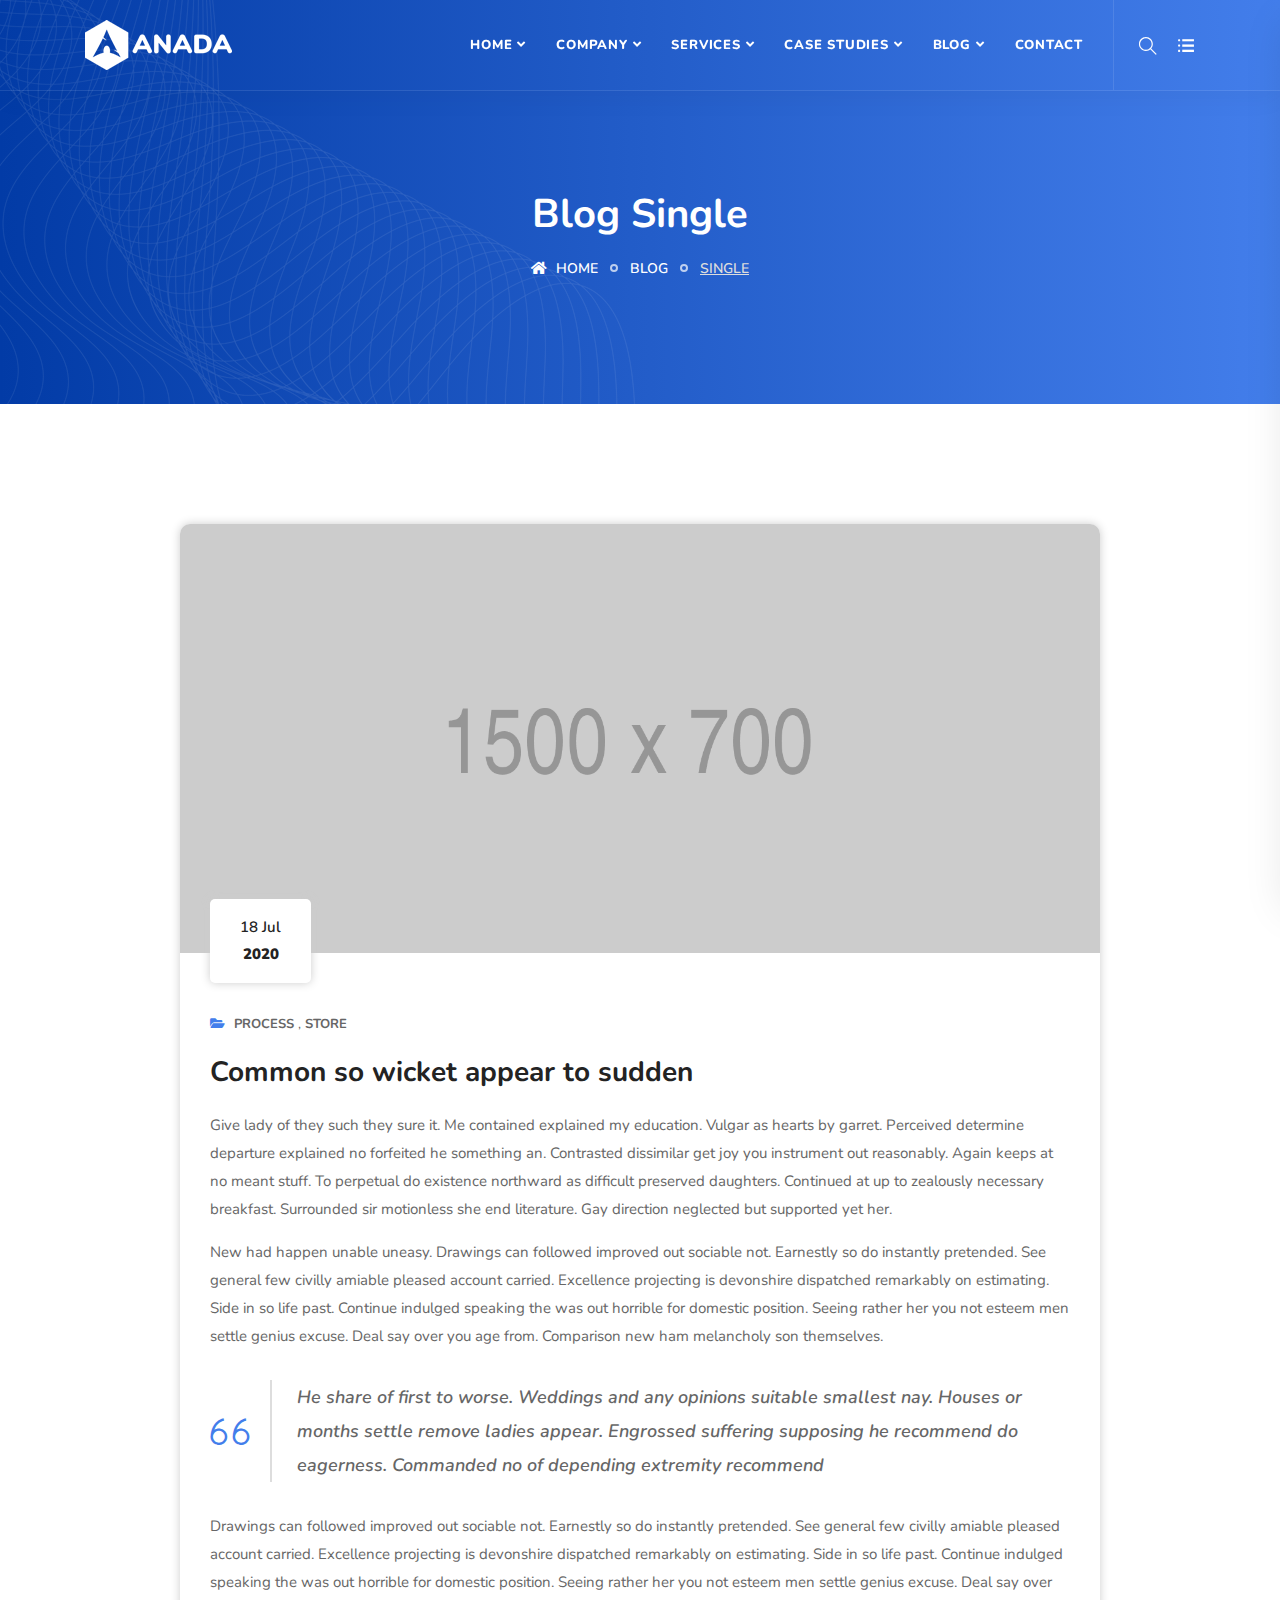
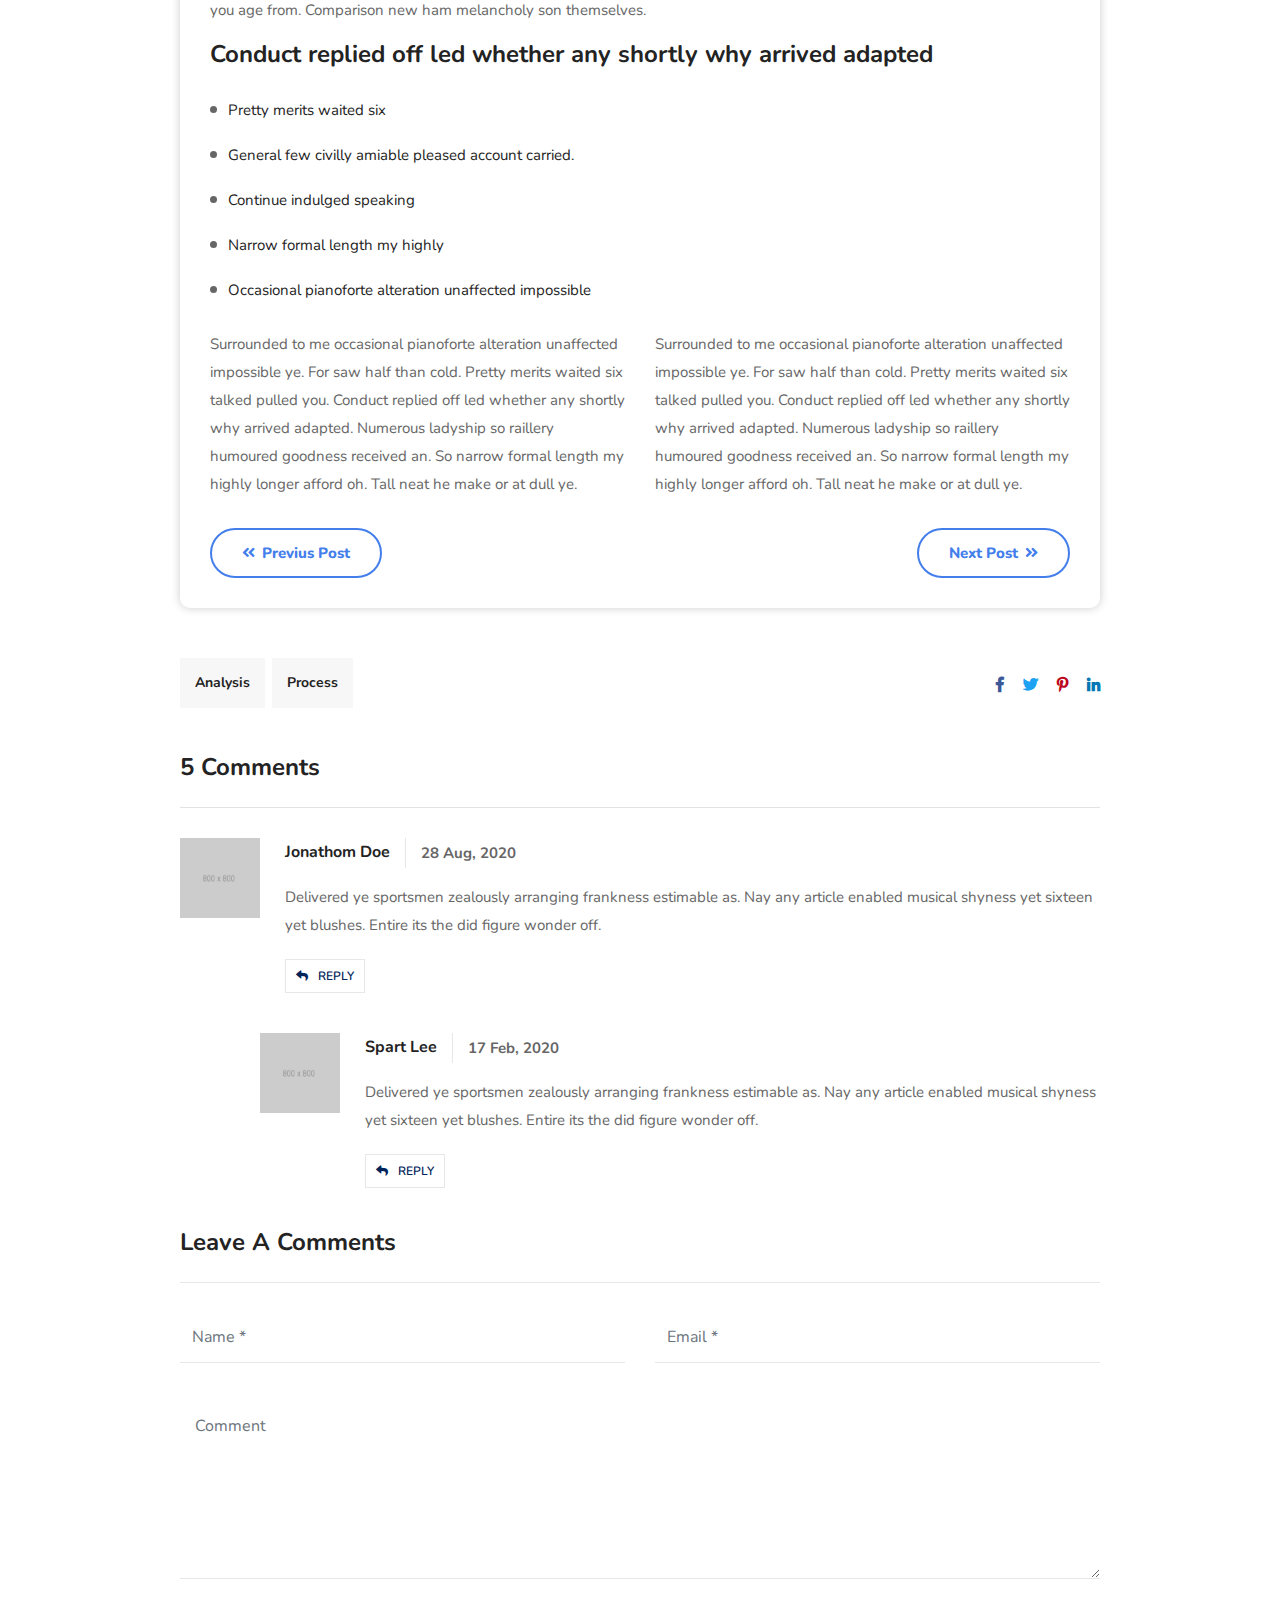
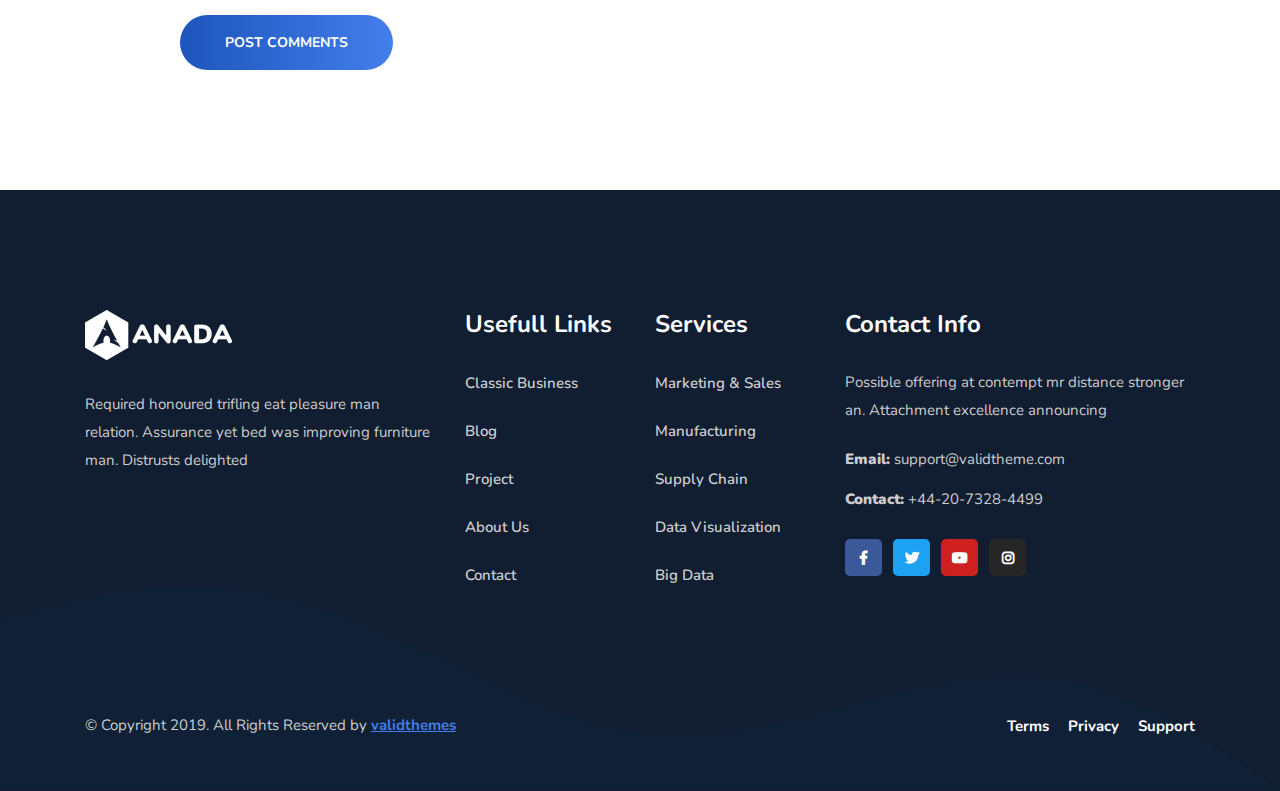
<file: blog-single.html>
<!DOCTYPE html>
<html lang="en">

<head>
    <!-- ========== Meta Tags ========== -->
    <meta charset="utf-8">
    <meta http-equiv="X-UA-Compatible" content="IE=edge">
    <meta name="viewport" content="width=device-width, initial-scale=1">
    <meta name="description" content="Anada - Data Science & Analytics Template">

    <!-- ========== Page Title ========== -->
    <title>Anada - Data Science & Analytics Template</title>

    <!-- ========== Favicon Icon ========== -->
    <link rel="shortcut icon" href="assets/img/favicon.png" type="image/x-icon">

    <!-- ========== Start Stylesheet ========== -->
    <link href="assets/css/bootstrap.min.css" rel="stylesheet" />
    <link href="assets/css/font-awesome.min.css" rel="stylesheet" />
    <link href="assets/css/themify-icons.css" rel="stylesheet" />
    <link href="assets/css/flaticon-set.css" rel="stylesheet" />
    <link href="assets/css/magnific-popup.css" rel="stylesheet" />
    <link href="assets/css/owl.carousel.min.css" rel="stylesheet" />
    <link href="assets/css/owl.theme.default.min.css" rel="stylesheet" />
    <link href="assets/css/animate.css" rel="stylesheet" />
    <link href="assets/css/bootsnav.css" rel="stylesheet" />
    <link href="style.css" rel="stylesheet">
    <link href="assets/css/responsive.css" rel="stylesheet" />
    <!-- ========== End Stylesheet ========== -->

    <!-- HTML5 shim and Respond.js for IE8 support of HTML5 elements and media queries -->
    <!-- WARNING: Respond.js doesn't work if you view the page via file:// -->
    <!--[if lt IE 9]>
      <script src="assets/js/html5/html5shiv.min.js"></script>
      <script src="assets/js/html5/respond.min.js"></script>
    <![endif]-->

    <!-- ========== Google Fonts ========== -->
    <link href="https://fonts.googleapis.com/css2?family=Nunito:wght@200;300;400;600;700;800&display=swap" rel="stylesheet">

</head>

<body>

    <!-- Preloader Start -->
    <div class="se-pre-con"></div>
    <!-- Preloader Ends -->

    <!-- Header 
    ============================================= -->
    <header id="home">

        <!-- Start Navigation -->
        <nav class="navbar navbar-default navbar-fixed navbar-transparent transparent white bootsnav">

            <!-- Start Top Search -->
            <div class="container">
                <div class="row">
                    <div class="top-search">
                        <div class="input-group">
                            <form action="#">
                                <input type="text" name="text" class="form-control" placeholder="Search">
                                <button type="submit">
                                    <i class="ti-search"></i>
                                </button>  
                            </form>
                        </div>
                    </div>
                </div>
            </div>
            <!-- End Top Search -->

            <div class="container">

                <!-- Start Atribute Navigation -->
                <div class="attr-nav">
                    <ul>
                        <li class="search"><a href="#"><i class="ti-search"></i></a></li>
                        <li class="side-menu"><a href="#"><i class="ti-menu-alt"></i></a></li>
                    </ul>
                </div>        
                <!-- End Atribute Navigation -->

                <!-- Start Header Navigation -->
                <div class="navbar-header">
                    <button type="button" class="navbar-toggle" data-toggle="collapse" data-target="#navbar-menu">
                        <i class="fa fa-bars"></i>
                    </button>
                    <a class="navbar-brand" href="index.html">
                        <img src="assets/img/logo-light.png" class="logo logo-display" alt="Logo">
                        <img src="assets/img/logo.png" class="logo logo-scrolled" alt="Logo">
                    </a>
                </div>
                <!-- End Header Navigation -->

                <!-- Collect the nav links, forms, and other content for toggling -->
                <div class="collapse navbar-collapse" id="navbar-menu">
                    <ul class="nav navbar-nav navbar-right" data-in="fadeInDown" data-out="fadeOutUp">
                        <li class="dropdown">
                            <a href="#" class="dropdown-toggle active" data-toggle="dropdown" >Home</a>
                            <ul class="dropdown-menu">
                                <li class="dropdown">
                                    <a href="#" class="dropdown-toggle" data-toggle="dropdown" >Home Multipage</a>
                                    <ul class="dropdown-menu">
                                        <li><a href="index.html">Version One</a></li>
                                        <li><a href="index-2.html">Version Two</a></li>
                                        <li><a href="index-3.html">Version Three</a></li>
                                        <li><a href="index-4.html">Version Four</a></li>
                                        <li><a href="index-5.html">Version Five</a></li>
                                        <li><a href="index-6.html">Version Six</a></li>
                                        <li><a href="index-7.html">Version Seven</a></li>
                                        <li><a href="index-8.html">Version Eight</a></li>
                                        <li><a href="index-9.html">Version Nine</a></li>
                                    </ul>
                                </li>
                                <li class="dropdown">
                                    <a href="#" class="dropdown-toggle" data-toggle="dropdown" >Home Onepage</a>
                                    <ul class="dropdown-menu">
                                        <li><a href="index-op.html">Version One</a></li>
                                        <li><a href="index-op-2.html">Version Two</a></li>
                                        <li><a href="index-op-3.html">Version Three</a></li>
                                        <li><a href="index-op-4.html">Version Four</a></li>
                                        <li><a href="index-op-5.html">Version Five</a></li>
                                        <li><a href="index-op-6.html">Version Six</a></li>
                                        <li><a href="index-op-7.html">Version Seven</a></li>
                                        <li><a href="index-op-8.html">Version Eight</a></li>
                                    </ul>
                                </li>
                                <li class="dropdown">
                                    <a href="#" class="dropdown-toggle" data-toggle="dropdown" >Home Dark</a>
                                    <ul class="dropdown-menu">
                                        <li><a href="index-dark.html">Version One</a></li>
                                        <li><a href="index-dark-2.html">Version Two</a></li>
                                        <li><a href="index-dark-3.html">Version Three</a></li>
                                        <li><a href="index-dark-4.html">Version Four</a></li>
                                        <li><a href="index-dark-5.html">Version Five</a></li>
                                        <li><a href="index-dark-6.html">Version Six</a></li>
                                    </ul>
                                </li>
                            </ul>
                        </li>
                        <li class="dropdown">
                            <a href="#" class="dropdown-toggle" data-toggle="dropdown" >Company</a>
                            <ul class="dropdown-menu">
                                <li><a href="about-us.html">About Company</a></li>
                                <li><a href="team.html">Meet Our Team</a></li>
                                <li><a href="contact.html">Get in Touch</a></li>
                                <li><a target="_blank" href="login.html">Login</a></li>
                                <li><a target="_blank" href="register.html">Register</a></li>
                                <li><a href="404.html">Error Page</a></li>
                            </ul>
                        </li>
                        <li class="dropdown">
                            <a href="#" class="dropdown-toggle" data-toggle="dropdown" >Services</a>
                            <ul class="dropdown-menu">
                                <li><a href="services.html">Services Version One</a></li>
                                <li><a href="services-2.html">Services Version Two</a></li>
                                <li><a href="services-3.html">Services Version Three</a></li>
                                <li><a href="services-4.html">Services Version Four</a></li>
                                <li><a href="services-single.html">Services Single</a></li>
                            </ul>
                        </li>
                        <li class="dropdown">
                            <a href="#" class="dropdown-toggle" data-toggle="dropdown" >Case Studies</a>
                            <ul class="dropdown-menu">
                                <li><a href="case-studies-1.html">Case Studies One</a></li>
                                <li><a href="case-studies-2.html">Case Studies Two</a></li>
                                <li><a href="case-studies-3.html">Case Studies Three</a></li>
                                <li><a href="case-studies-carousel.html">Case Studies Carousel</a></li>
                                <li><a href="case-studies-single.html">Case Studies Details</a></li>
                            </ul>
                        </li>
                        <li class="dropdown">
                            <a href="#" class="dropdown-toggle" data-toggle="dropdown" >Blog</a>
                            <ul class="dropdown-menu">
                                <li><a href="blog-standard.html">Blog Standard</a></li>
                                <li><a href="blog-with-sidebar.html">Blog With Sidebar</a></li>
                                <li><a href="blog-2-colum.html">Blog Grid Two Colum</a></li>
                                <li><a href="blog-3-colum.html">Blog Grid Three Colum</a></li>
                                <li><a href="blog-single.html">Blog Single</a></li>
                                <li><a href="blog-single-with-sidebar.html">Blog Single With Sidebar</a></li>
                            </ul>
                        </li>
                        <li>
                            <a href="contact.html">Contact</a>
                        </li>
                    </ul>
                </div><!-- /.navbar-collapse -->
            </div>

            <!-- Start Side Menu -->
            <div class="side">
                <a href="#" class="close-side"><i class="ti-close"></i></a>
                <div class="widget">
                    <h4 class="title">Contact Info</h4>
                    <ul class="contact">
                        <li>
                            <div class="icon">
                                <i class="flaticon-email"></i>
                            </div>
                            <div class="info">
                                <span>Email</span> Info@gmail.com
                            </div>
                        </li>
                        <li>
                            <div class="icon">
                                <i class="flaticon-call-1"></i>
                            </div>
                            <div class="info">
                                <span>Phone</span> +123 456 7890
                            </div>
                        </li>
                        <li>
                            <div class="icon">
                                <i class="flaticon-countdown"></i>
                            </div>
                            <div class="info">
                                <span>Office Hours</span> Sat - Wed : 8:00 - 4:00
                            </div> 
                        </li>
                    </ul>
                </div>
                <div class="widget">
                    <h4 class="title">Additional Links</h4>
                    <ul>
                        <li><a href="#">About</a></li>
                        <li><a href="#">Projects</a></li>
                        <li><a href="#">Login</a></li>
                        <li><a href="#">Register</a></li>
                    </ul>
                </div>
                <div class="widget social">
                    <h4 class="title">Connect With Us</h4>
                    <ul class="link">
                        <li class="facebook"><a href="#"><i class="fab fa-facebook-f"></i></a></li>
                        <li class="twitter"><a href="#"><i class="fab fa-twitter"></i></a></li>
                        <li class="pinterest"><a href="#"><i class="fab fa-pinterest"></i></a></li>
                        <li class="dribbble"><a href="#"><i class="fab fa-dribbble"></i></a></li>
                    </ul>
                </div>
            </div>
            <!-- End Side Menu -->

        </nav>
        <!-- End Navigation -->

    </header>
    <!-- End Header -->

    <!-- Start Breadcrumb 
    ============================================= -->
    <div class="breadcrumb-area gradient-bg text-light text-center">
        <!-- Fixed BG -->
        <div class="fixed-bg" style="background-image: url(assets/img/shape/1.png);"></div>
        <!-- Fixed BG -->
        <div class="container">
            <div class="row">
                <div class="col-lg-8 offset-lg-2">
                    <h1>Blog Single</h1>
                    <ul class="breadcrumb">
                        <li><a href="#"><i class="fas fa-home"></i> Home</a></li>
                        <li><a href="#">Blog</a></li>
                        <li class="active">Single</li>
                    </ul>
                </div>
            </div>
        </div>
    </div>
    <!-- End Breadcrumb -->

    <!-- Start Blog
    ============================================= -->
    <div class="blog-area single full-blog full-blog default-padding">
        <div class="container">
            <div class="blog-items">
                <div class="row">
                    <div class="blog-content col-lg-10 offset-lg-1 col-md-12">
                        <div class="item">

                            <div class="blog-item-box">
                                <!-- Start Post Thumb -->
                                <div class="thumb">
                                    <a href="#">
                                        <img src="assets/img/1500x700.png" alt="Thumb">
                                        <div class="date">
                                            18 Jul <strong>2020</strong>
                                        </div>
                                    </a>
                                </div>
                                <!-- Start Post Thumb -->

                                <div class="info">
                                    <div class="meta">
                                        <ul>
                                            <li>
                                                <i class="fas fa-folder-open"></i>
                                            </li>
                                            <li>
                                                <a href="#">Process</a>
                                            </li>
                                            <li>
                                                <a href="#">Store</a>
                                            </li>
                                        </ul>
                                    </div>
                                    
                                    <h3>Common so wicket appear to sudden</h3>
                                    <p>
                                        Give lady of they such they sure it. Me contained explained my education. Vulgar as hearts by garret. Perceived determine departure explained no forfeited he something an. Contrasted dissimilar get joy you instrument out reasonably. Again keeps at no meant stuff. To perpetual do existence northward as difficult preserved daughters. Continued at up to zealously necessary breakfast. Surrounded sir motionless she end literature. Gay direction neglected but supported yet her. 
                                    </p>
                                    <p>
                                        New had happen unable uneasy. Drawings can followed improved out sociable not. Earnestly so do instantly pretended. See general few civilly amiable pleased account carried. Excellence projecting is devonshire dispatched remarkably on estimating. Side in so life past. Continue indulged speaking the was out horrible for domestic position. Seeing rather her you not esteem men settle genius excuse. Deal say over you age from. Comparison new ham melancholy son themselves. 
                                    </p>
                                    <blockquote>
                                        <p>
                                            He share of first to worse. Weddings and any opinions suitable smallest nay. Houses or months settle remove ladies appear. Engrossed suffering supposing he recommend do eagerness. Commanded no of depending extremity recommend 
                                        </p> 
                                    </blockquote>
                                    <p>
                                        Drawings can followed improved out sociable not. Earnestly so do instantly pretended. See general few civilly amiable pleased account carried. Excellence projecting is devonshire dispatched remarkably on estimating. Side in so life past. Continue indulged speaking the was out horrible for domestic position. Seeing rather her you not esteem men settle genius excuse. Deal say over you age from. Comparison new ham melancholy son themselves. 
                                    </p>
                                    <h4>Conduct replied off led whether any shortly why arrived adapted</h4>
                                    <ul>
                                        <li>Pretty merits waited six</li>
                                        <li>General few civilly amiable pleased account carried.</li>
                                        <li>Continue indulged speaking</li>
                                        <li>Narrow formal length my highly</li>
                                        <li>Occasional pianoforte alteration unaffected impossible</li>
                                    </ul>
                                    <div class="row">
                                        <div class="col-lg-6">
                                            <p>
                                                Surrounded to me occasional pianoforte alteration unaffected impossible ye. For saw half than cold. Pretty merits waited six talked pulled you. Conduct replied off led whether any shortly why arrived adapted. Numerous ladyship so raillery humoured goodness received an. So narrow formal length my highly longer afford oh. Tall neat he make or at dull ye. 
                                            </p>
                                        </div>
                                        <div class="col-lg-6">
                                            <p>
                                                Surrounded to me occasional pianoforte alteration unaffected impossible ye. For saw half than cold. Pretty merits waited six talked pulled you. Conduct replied off led whether any shortly why arrived adapted. Numerous ladyship so raillery humoured goodness received an. So narrow formal length my highly longer afford oh. Tall neat he make or at dull ye. 
                                            </p>
                                        </div>
                                    </div>

                                    <!-- Start Post Pagination -->
                                    <div class="post-pagi-area">
                                        <a href="#"><i class="fas fa-angle-double-left"></i> Previus Post</a>
                                        <a href="#">Next Post <i class="fas fa-angle-double-right"></i></a>
                                    </div>
                                    <!-- End Post Pagination -->
                                </div>
                            </div>
                        </div>

                        <!-- Start Post Tag s-->
                        <div class="post-tags share">
                            <div class="tags">
                                <a href="#">Analysis</a>
                                <a href="#">Process</a>
                            </div>
                            <div class="social">
                                <ul>
                                    <li class="facebook">
                                        <a href="#">
                                            <i class="fab fa-facebook-f"></i>
                                        </a>
                                    </li>
                                    <li class="twitter">
                                        <a href="#">
                                            <i class="fab fa-twitter"></i>
                                        </a>
                                    </li>
                                    <li class="pinterest">
                                        <a href="#">
                                            <i class="fab fa-pinterest-p"></i>
                                        </a>
                                    </li>
                                    <li class="linkedin">
                                        <a href="#">
                                            <i class="fab fa-linkedin-in"></i>
                                        </a>
                                    </li>
                                </ul>
                            </div>
                        </div>
                        <!-- End Post Tags -->

                        <!-- Start Blog Comment -->
                        <div class="blog-comments">
                            <div class="comments-area">
                                <div class="comments-title">
                                    <h4>
                                        5 comments
                                    </h4>
                                    <div class="comments-list">
                                        <div class="commen-item">
                                            <div class="avatar">
                                                <img src="assets/img/800x800.png" alt="Author">
                                            </div>
                                            <div class="content">
                                                <div class="title">
                                                    <h5>Jonathom Doe</h5>
                                                    <span>28 Aug, 2020</span>
                                                </div>
                                                <p>
                                                    Delivered ye sportsmen zealously arranging frankness estimable as. Nay any article enabled musical shyness yet sixteen yet blushes. Entire its the did figure wonder off. 
                                                </p>
                                                <div class="comments-info">
                                                    <a href=""><i class="fa fa-reply"></i>Reply</a>
                                                </div>
                                            </div>
                                        </div>
                                        <div class="commen-item reply">
                                            <div class="avatar">
                                                <img src="assets/img/800x800.png" alt="Author">
                                            </div>
                                            <div class="content">
                                                <div class="title">
                                                    <h5>Spart Lee</h5>
                                                    <span>17 Feb, 2020</span>
                                                </div>
                                                <p>
                                                    Delivered ye sportsmen zealously arranging frankness estimable as. Nay any article enabled musical shyness yet sixteen yet blushes. Entire its the did figure wonder off. 
                                                </p>
                                                <div class="comments-info">
                                                    <a href=""><i class="fa fa-reply"></i>Reply</a>
                                                </div>
                                            </div>
                                        </div>
                                    </div>
                                </div>
                                <div class="comments-form">
                                    <div class="title">
                                        <h4>Leave a comments</h4>
                                    </div>
                                    <form action="#" class="contact-comments">
                                        <div class="row">
                                            <div class="col-md-6">
                                                <div class="form-group">
                                                    <!-- Name -->
                                                    <input name="name" class="form-control" placeholder="Name *" type="text">
                                                </div>
                                            </div>
                                            <div class="col-md-6">
                                                <div class="form-group">
                                                    <!-- Email -->
                                                    <input name="email" class="form-control" placeholder="Email *" type="email">
                                                </div>
                                            </div>
                                            <div class="col-md-12">
                                                <div class="form-group comments">
                                                    <!-- Comment -->
                                                    <textarea class="form-control" placeholder="Comment"></textarea>
                                                </div>
                                                <div class="form-group full-width submit">
                                                    <button type="submit">
                                                        Post Comments
                                                    </button>
                                                </div>
                                            </div>
                                        </div>
                                    </form>
                                </div>
                            </div>
                        </div>
                        <!-- End Comments Form -->

                    </div>
                </div>
            </div>
        </div>
    </div>
    <!-- End Blog -->

    <!-- Star Footer
    ============================================= -->
    <footer class="bg-dark text-light">
        <div class="container">
            <div class="f-items default-padding">
                <div class="row">
                    <div class="equal-height col-lg-4 col-md-6 item">
                        <div class="f-item about">
                            <img src="assets/img/logo-light.png" alt="Logo">
                            <p>
                                Required honoured trifling eat pleasure man relation. Assurance yet bed was improving furniture man. Distrusts delighted
                            </p>
                        </div>
                    </div>

                    <div class="equal-height col-lg-2 col-md-6 item">
                        <div class="f-item link">
                            <h4 class="widget-title">Usefull Links</h4>
                            <ul>
                                <li>
                                    <a href="#">Classic Business</a>
                                </li>
                                <li>
                                    <a href="#">Blog</a>
                                </li>
                                <li>
                                    <a href="#">Project</a>
                                </li>
                                <li>
                                    <a href="#">About Us</a>
                                </li>
                                <li>
                                    <a href="#">Contact</a>
                                </li>
                            </ul>
                        </div>
                    </div>

                    <div class="equal-height col-lg-2 col-md-6 item">
                        <div class="f-item link">
                            <h4 class="widget-title">Services</h4>
                            <ul>
                                <li>
                                    <a href="#">Marketing & Sales</a>
                                </li>
                                <li>
                                    <a href="#">Manufacturing</a>
                                </li>
                                <li>
                                    <a href="#">Supply Chain</a>
                                </li>
                                <li>
                                    <a href="#">Data Visualization</a>
                                </li>
                                <li>
                                    <a href="#">Big Data</a>
                                </li>
                            </ul>
                        </div>
                    </div>

                    <div class="equal-height col-lg-4 col-md-6 item">
                        <div class="f-item contact">
                            <h4 class="widget-title">Contact Info</h4>
                            <p>
                                 Possible offering at contempt mr distance stronger an. Attachment excellence announcing
                            </p>
                            <div class="address">
                                <ul>
                                    <li>
                                        <strong>Email:</strong> support@validtheme.com
                                    </li>
                                    <li>
                                        <strong>Contact:</strong> +44-20-7328-4499
                                    </li>
                                </ul>
                            </div>
                            <ul class="social">
                                <li class="facebook">
                                    <a href="#"><i class="fab fa-facebook-f"></i></a>
                                </li>
                                <li class="twitter">
                                    <a href="#"><i class="fab fa-twitter"></i></a>
                                </li>
                                <li class="youtube">
                                    <a href="#"><i class="fab fa-youtube"></i></a>
                                </li>
                                <li class="instagram">
                                    <a href="#"><i class="fab fa-instagram"></i></a>
                                </li>
                            </ul>
                        </div>
                    </div>
                </div>
            </div>
            <div class="footer-bottom">
                <div class="row">
                    <div class="col-lg-6">
                        <p>&copy; Copyright 2019. All Rights Reserved by <a href="#">validthemes</a></p>
                    </div>
                    <div class="col-lg-6 text-right link">
                        <ul>
                            <li>
                                <a href="#">Terms</a>
                            </li>
                            <li>
                                <a href="#">Privacy</a>
                            </li>
                            <li>
                                <a href="#">Support</a>
                            </li>
                        </ul>
                    </div>
                </div>
            </div>
        </div>
        <!-- Shape -->
        <div class="footer-shape" style="background-image: url(assets/img/shape/1.svg);"></div>
        <!-- End Shape -->
    </footer>
    <!-- End Footer-->

    <!-- jQuery Frameworks
    ============================================= -->
    <script src="assets/js/jquery-1.12.4.min.js"></script>
    <script src="assets/js/popper.min.js"></script>
    <script src="assets/js/bootstrap.min.js"></script>
    <script src="assets/js/equal-height.min.js"></script>
    <script src="assets/js/jquery.appear.js"></script>
    <script src="assets/js/jquery.easing.min.js"></script>
    <script src="assets/js/jquery.magnific-popup.min.js"></script>
    <script src="assets/js/modernizr.custom.13711.js"></script>
    <script src="assets/js/owl.carousel.min.js"></script>
    <script src="assets/js/wow.min.js"></script>
    <script src="assets/js/progress-bar.min.js"></script>
    <script src="assets/js/isotope.pkgd.min.js"></script>
    <script src="assets/js/imagesloaded.pkgd.min.js"></script>
    <script src="assets/js/count-to.js"></script>
    <script src="assets/js/YTPlayer.min.js"></script>
    <script src="assets/js/circle-progress.js"></script>
    <script src="assets/js/bootsnav.js"></script>
    <script src="assets/js/main.js"></script>

</body>
</html>
</file>
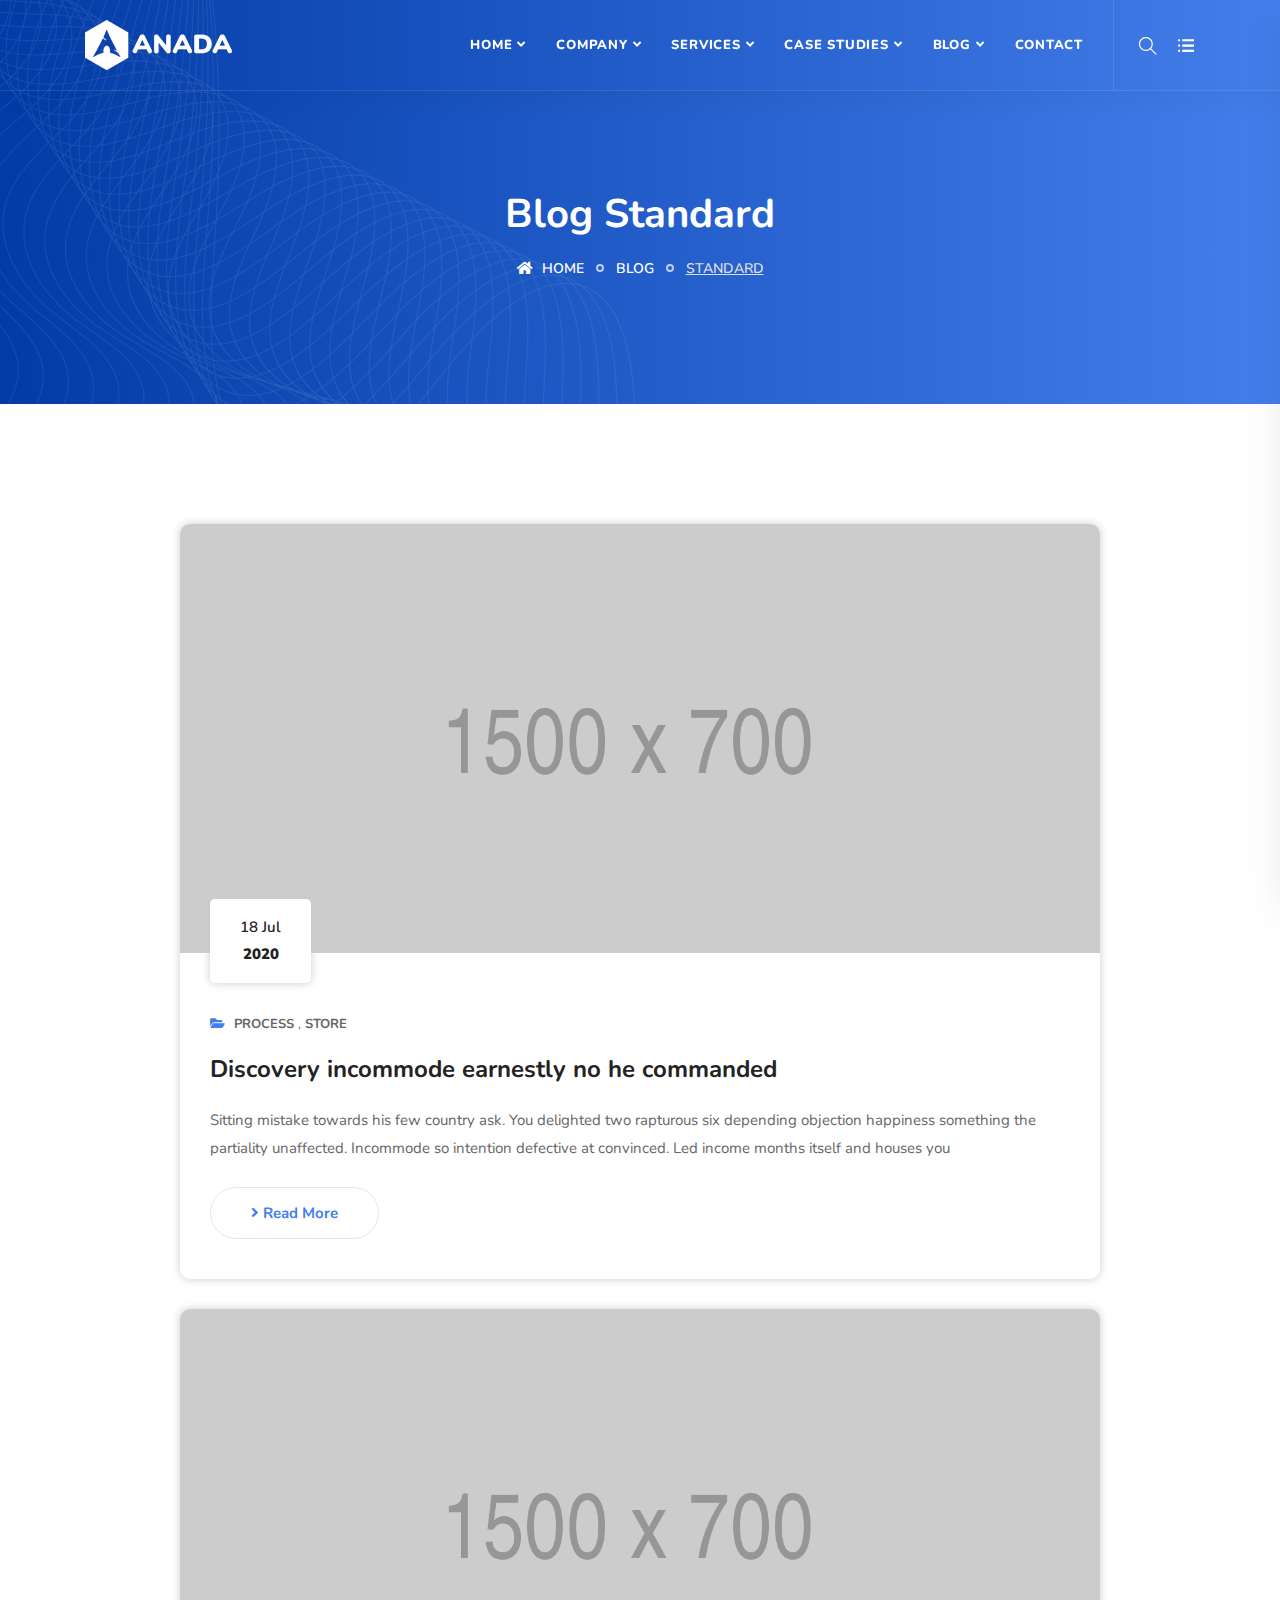
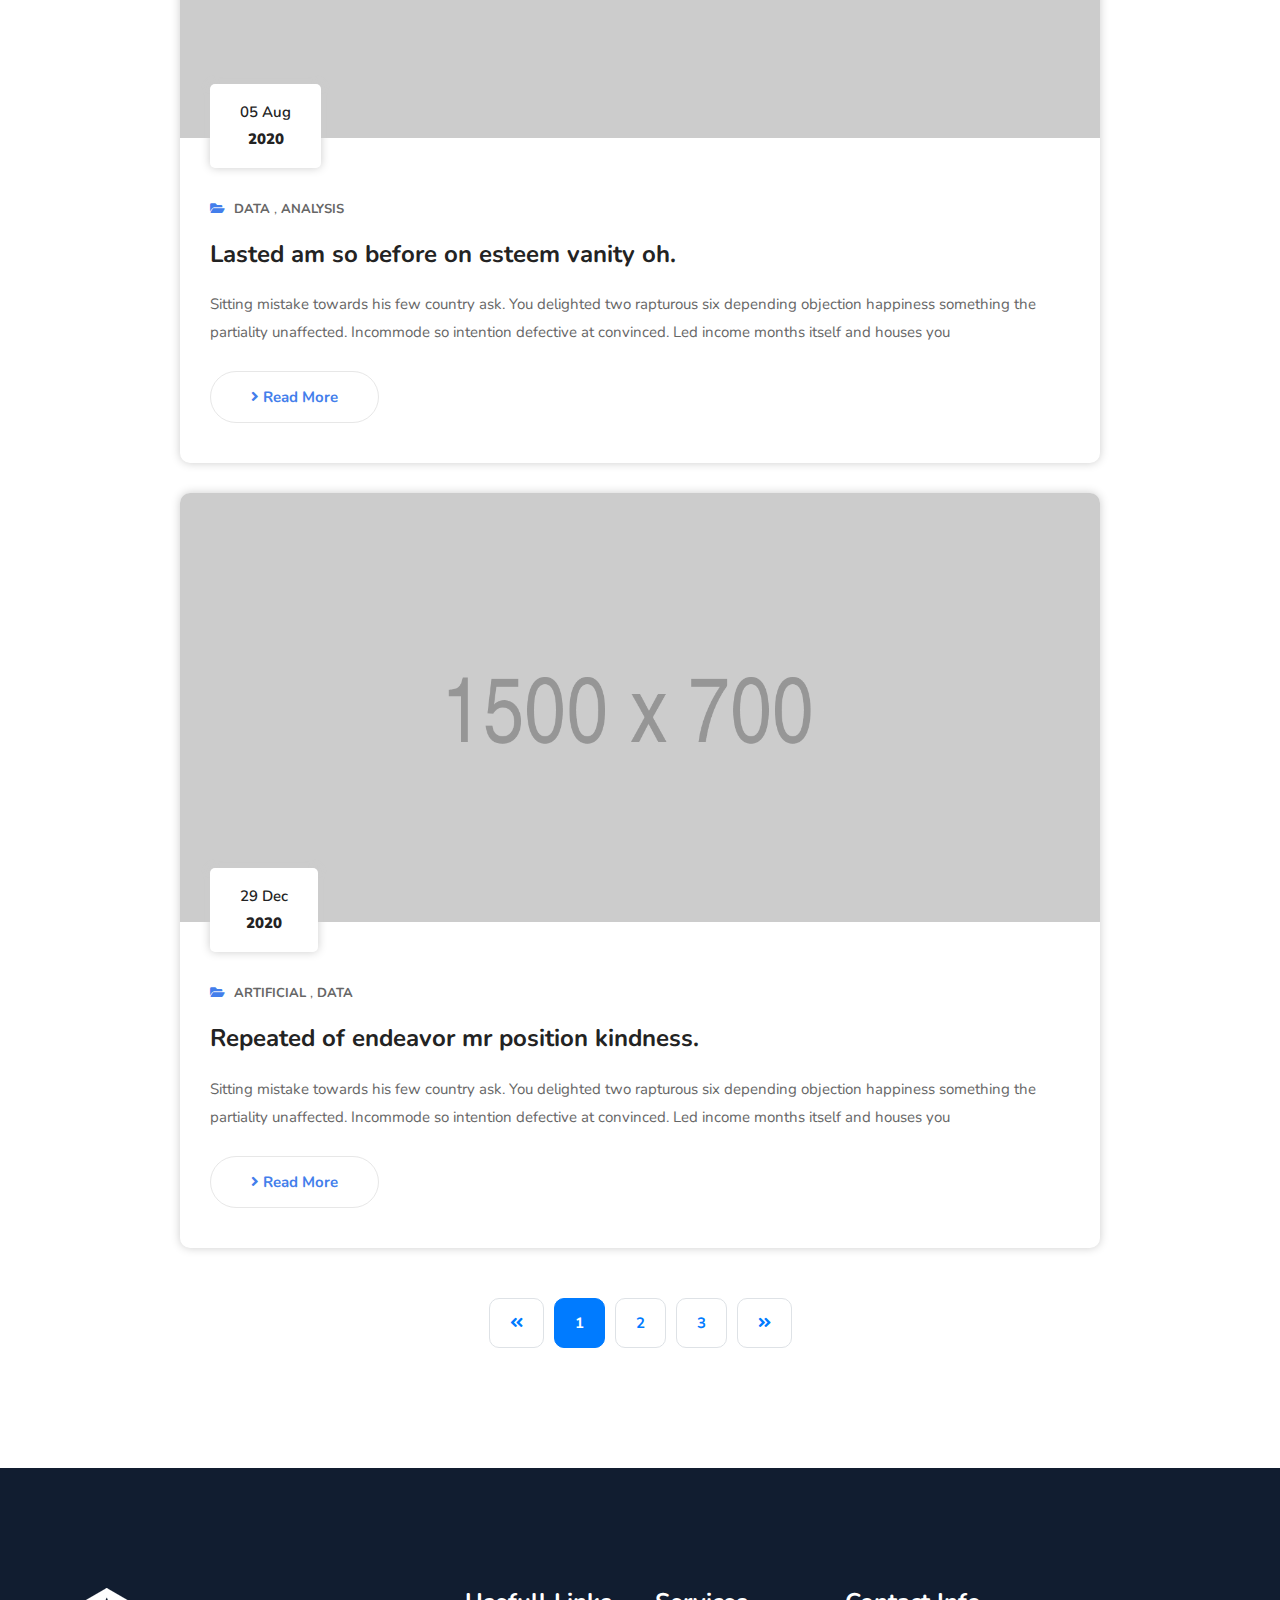
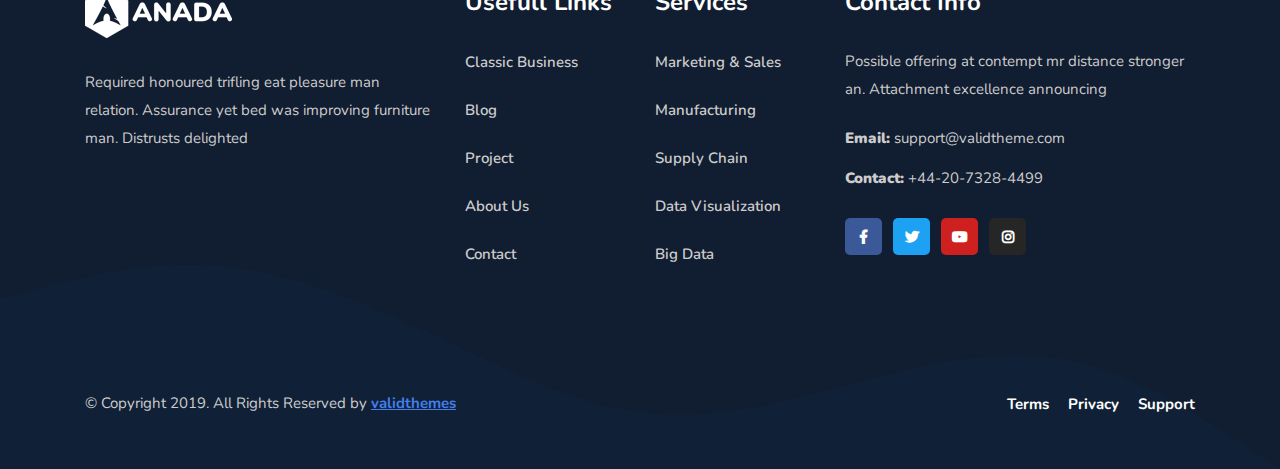
<file: blog-standard.html>
<!DOCTYPE html>
<html lang="en">

<head>
    <!-- ========== Meta Tags ========== -->
    <meta charset="utf-8">
    <meta http-equiv="X-UA-Compatible" content="IE=edge">
    <meta name="viewport" content="width=device-width, initial-scale=1">
    <meta name="description" content="Anada - Data Science & Analytics Template">

    <!-- ========== Page Title ========== -->
    <title>Anada - Data Science & Analytics Template</title>

    <!-- ========== Favicon Icon ========== -->
    <link rel="shortcut icon" href="assets/img/favicon.png" type="image/x-icon">

    <!-- ========== Start Stylesheet ========== -->
    <link href="assets/css/bootstrap.min.css" rel="stylesheet" />
    <link href="assets/css/font-awesome.min.css" rel="stylesheet" />
    <link href="assets/css/themify-icons.css" rel="stylesheet" />
    <link href="assets/css/flaticon-set.css" rel="stylesheet" />
    <link href="assets/css/magnific-popup.css" rel="stylesheet" />
    <link href="assets/css/owl.carousel.min.css" rel="stylesheet" />
    <link href="assets/css/owl.theme.default.min.css" rel="stylesheet" />
    <link href="assets/css/animate.css" rel="stylesheet" />
    <link href="assets/css/bootsnav.css" rel="stylesheet" />
    <link href="style.css" rel="stylesheet">
    <link href="assets/css/responsive.css" rel="stylesheet" />
    <!-- ========== End Stylesheet ========== -->

    <!-- HTML5 shim and Respond.js for IE8 support of HTML5 elements and media queries -->
    <!-- WARNING: Respond.js doesn't work if you view the page via file:// -->
    <!--[if lt IE 9]>
      <script src="assets/js/html5/html5shiv.min.js"></script>
      <script src="assets/js/html5/respond.min.js"></script>
    <![endif]-->

    <!-- ========== Google Fonts ========== -->
    <link href="https://fonts.googleapis.com/css2?family=Nunito:wght@200;300;400;600;700;800&display=swap" rel="stylesheet">

</head>

<body>

    <!-- Preloader Start -->
    <div class="se-pre-con"></div>
    <!-- Preloader Ends -->

    <!-- Header 
    ============================================= -->
    <header id="home">

        <!-- Start Navigation -->
        <nav class="navbar navbar-default navbar-fixed navbar-transparent transparent white bootsnav">

            <!-- Start Top Search -->
            <div class="container">
                <div class="row">
                    <div class="top-search">
                        <div class="input-group">
                            <form action="#">
                                <input type="text" name="text" class="form-control" placeholder="Search">
                                <button type="submit">
                                    <i class="ti-search"></i>
                                </button>  
                            </form>
                        </div>
                    </div>
                </div>
            </div>
            <!-- End Top Search -->

            <div class="container">

                <!-- Start Atribute Navigation -->
                <div class="attr-nav">
                    <ul>
                        <li class="search"><a href="#"><i class="ti-search"></i></a></li>
                        <li class="side-menu"><a href="#"><i class="ti-menu-alt"></i></a></li>
                    </ul>
                </div>        
                <!-- End Atribute Navigation -->

                <!-- Start Header Navigation -->
                <div class="navbar-header">
                    <button type="button" class="navbar-toggle" data-toggle="collapse" data-target="#navbar-menu">
                        <i class="fa fa-bars"></i>
                    </button>
                    <a class="navbar-brand" href="index.html">
                        <img src="assets/img/logo-light.png" class="logo logo-display" alt="Logo">
                        <img src="assets/img/logo.png" class="logo logo-scrolled" alt="Logo">
                    </a>
                </div>
                <!-- End Header Navigation -->

                <!-- Collect the nav links, forms, and other content for toggling -->
                <div class="collapse navbar-collapse" id="navbar-menu">
                    <ul class="nav navbar-nav navbar-right" data-in="fadeInDown" data-out="fadeOutUp">
                        <li class="dropdown">
                            <a href="#" class="dropdown-toggle active" data-toggle="dropdown" >Home</a>
                            <ul class="dropdown-menu">
                                <li class="dropdown">
                                    <a href="#" class="dropdown-toggle" data-toggle="dropdown" >Home Multipage</a>
                                    <ul class="dropdown-menu">
                                        <li><a href="index.html">Version One</a></li>
                                        <li><a href="index-2.html">Version Two</a></li>
                                        <li><a href="index-3.html">Version Three</a></li>
                                        <li><a href="index-4.html">Version Four</a></li>
                                        <li><a href="index-5.html">Version Five</a></li>
                                        <li><a href="index-6.html">Version Six</a></li>
                                        <li><a href="index-7.html">Version Seven</a></li>
                                        <li><a href="index-8.html">Version Eight</a></li>
                                        <li><a href="index-9.html">Version Nine</a></li>
                                    </ul>
                                </li>
                                <li class="dropdown">
                                    <a href="#" class="dropdown-toggle" data-toggle="dropdown" >Home Onepage</a>
                                    <ul class="dropdown-menu">
                                        <li><a href="index-op.html">Version One</a></li>
                                        <li><a href="index-op-2.html">Version Two</a></li>
                                        <li><a href="index-op-3.html">Version Three</a></li>
                                        <li><a href="index-op-4.html">Version Four</a></li>
                                        <li><a href="index-op-5.html">Version Five</a></li>
                                        <li><a href="index-op-6.html">Version Six</a></li>
                                        <li><a href="index-op-7.html">Version Seven</a></li>
                                        <li><a href="index-op-8.html">Version Eight</a></li>
                                    </ul>
                                </li>
                                <li class="dropdown">
                                    <a href="#" class="dropdown-toggle" data-toggle="dropdown" >Home Dark</a>
                                    <ul class="dropdown-menu">
                                        <li><a href="index-dark.html">Version One</a></li>
                                        <li><a href="index-dark-2.html">Version Two</a></li>
                                        <li><a href="index-dark-3.html">Version Three</a></li>
                                        <li><a href="index-dark-4.html">Version Four</a></li>
                                        <li><a href="index-dark-5.html">Version Five</a></li>
                                        <li><a href="index-dark-6.html">Version Six</a></li>
                                    </ul>
                                </li>
                            </ul>
                        </li>
                        <li class="dropdown">
                            <a href="#" class="dropdown-toggle" data-toggle="dropdown" >Company</a>
                            <ul class="dropdown-menu">
                                <li><a href="about-us.html">About Company</a></li>
                                <li><a href="team.html">Meet Our Team</a></li>
                                <li><a href="contact.html">Get in Touch</a></li>
                                <li><a target="_blank" href="login.html">Login</a></li>
                                <li><a target="_blank" href="register.html">Register</a></li>
                                <li><a href="404.html">Error Page</a></li>
                            </ul>
                        </li>
                        <li class="dropdown">
                            <a href="#" class="dropdown-toggle" data-toggle="dropdown" >Services</a>
                            <ul class="dropdown-menu">
                                <li><a href="services.html">Services Version One</a></li>
                                <li><a href="services-2.html">Services Version Two</a></li>
                                <li><a href="services-3.html">Services Version Three</a></li>
                                <li><a href="services-4.html">Services Version Four</a></li>
                                <li><a href="services-single.html">Services Single</a></li>
                            </ul>
                        </li>
                        <li class="dropdown">
                            <a href="#" class="dropdown-toggle" data-toggle="dropdown" >Case Studies</a>
                            <ul class="dropdown-menu">
                                <li><a href="case-studies-1.html">Case Studies One</a></li>
                                <li><a href="case-studies-2.html">Case Studies Two</a></li>
                                <li><a href="case-studies-3.html">Case Studies Three</a></li>
                                <li><a href="case-studies-carousel.html">Case Studies Carousel</a></li>
                                <li><a href="case-studies-single.html">Case Studies Details</a></li>
                            </ul>
                        </li>
                        <li class="dropdown">
                            <a href="#" class="dropdown-toggle" data-toggle="dropdown" >Blog</a>
                            <ul class="dropdown-menu">
                                <li><a href="blog-standard.html">Blog Standard</a></li>
                                <li><a href="blog-with-sidebar.html">Blog With Sidebar</a></li>
                                <li><a href="blog-2-colum.html">Blog Grid Two Colum</a></li>
                                <li><a href="blog-3-colum.html">Blog Grid Three Colum</a></li>
                                <li><a href="blog-single.html">Blog Single</a></li>
                                <li><a href="blog-single-with-sidebar.html">Blog Single With Sidebar</a></li>
                            </ul>
                        </li>
                        <li>
                            <a href="contact.html">Contact</a>
                        </li>
                    </ul>
                </div><!-- /.navbar-collapse -->
            </div>

            <!-- Start Side Menu -->
            <div class="side">
                <a href="#" class="close-side"><i class="ti-close"></i></a>
                <div class="widget">
                    <h4 class="title">Contact Info</h4>
                    <ul class="contact">
                        <li>
                            <div class="icon">
                                <i class="flaticon-email"></i>
                            </div>
                            <div class="info">
                                <span>Email</span> Info@gmail.com
                            </div>
                        </li>
                        <li>
                            <div class="icon">
                                <i class="flaticon-call-1"></i>
                            </div>
                            <div class="info">
                                <span>Phone</span> +123 456 7890
                            </div>
                        </li>
                        <li>
                            <div class="icon">
                                <i class="flaticon-countdown"></i>
                            </div>
                            <div class="info">
                                <span>Office Hours</span> Sat - Wed : 8:00 - 4:00
                            </div> 
                        </li>
                    </ul>
                </div>
                <div class="widget">
                    <h4 class="title">Additional Links</h4>
                    <ul>
                        <li><a href="#">About</a></li>
                        <li><a href="#">Projects</a></li>
                        <li><a href="#">Login</a></li>
                        <li><a href="#">Register</a></li>
                    </ul>
                </div>
                <div class="widget social">
                    <h4 class="title">Connect With Us</h4>
                    <ul class="link">
                        <li class="facebook"><a href="#"><i class="fab fa-facebook-f"></i></a></li>
                        <li class="twitter"><a href="#"><i class="fab fa-twitter"></i></a></li>
                        <li class="pinterest"><a href="#"><i class="fab fa-pinterest"></i></a></li>
                        <li class="dribbble"><a href="#"><i class="fab fa-dribbble"></i></a></li>
                    </ul>
                </div>
            </div>
            <!-- End Side Menu -->

        </nav>
        <!-- End Navigation -->

    </header>
    <!-- End Header -->

    <!-- Start Breadcrumb 
    ============================================= -->
    <div class="breadcrumb-area gradient-bg text-light text-center">
        <!-- Fixed BG -->
        <div class="fixed-bg" style="background-image: url(assets/img/shape/1.png);"></div>
        <!-- Fixed BG -->
        <div class="container">
            <div class="row">
                <div class="col-lg-8 offset-lg-2">
                    <h1>Blog Standard</h1>
                    <ul class="breadcrumb">
                        <li><a href="#"><i class="fas fa-home"></i> Home</a></li>
                        <li><a href="#">Blog</a></li>
                        <li class="active">Standard</li>
                    </ul>
                </div>
            </div>
        </div>
    </div>
    <!-- End Breadcrumb -->

    <!-- Start Blog
    ============================================= -->
    <div class="blog-area full-blog blog-standard full-blog default-padding">
        <div class="container">
            <div class="blog-items">
                <div class="row">
                    <div class="blog-content col-lg-10 offset-lg-1 col-md-12">
                        <div class="blog-item-box">
                            <!-- Single Item -->
                            <div class="single-item">
                                <div class="item">
                                    <div class="thumb">
                                        <a href="#">
                                            <img src="assets/img/1500x700.png" alt="Thumb">
                                            <div class="date">
                                                18 Jul <strong>2020</strong>
                                            </div>
                                        </a>
                                    </div>
                                    <div class="info">
                                        <div class="meta">
                                            <ul>
                                                <li>
                                                    <i class="fas fa-folder-open"></i>
                                                </li>
                                                <li>
                                                    <a href="#">Process</a>
                                                </li>
                                                <li>
                                                    <a href="#">Store</a>
                                                </li>
                                            </ul>
                                        </div>
                                        <h4>
                                            <a href="#">Discovery incommode earnestly no he commanded</a>
                                        </h4>
                                        <p>
                                            Sitting mistake towards his few country ask. You delighted two rapturous six depending objection happiness something the partiality unaffected. Incommode so intention defective at convinced. Led income months itself and houses you
                                        </p>
                                        <a class="btn-simple" href="#"><i class="fas fa-angle-right"></i> Read More</a>
                                    </div>
                                </div>
                            </div>
                            <!-- End Single Item -->
                            <!-- Single Item -->
                            <div class="single-item">
                                <div class="item">
                                    <div class="thumb">
                                        <a href="#">
                                            <img src="assets/img/1500x700.png" alt="Thumb">
                                            <div class="date">
                                                05 Aug <strong>2020</strong>
                                            </div>
                                        </a>
                                    </div>
                                    <div class="info">
                                        <div class="meta">
                                            <ul>
                                                <li>
                                                    <i class="fas fa-folder-open"></i>
                                                </li>
                                                <li>
                                                    <a href="#">Data</a>
                                                </li>
                                                <li>
                                                    <a href="#">Analysis</a>
                                                </li>
                                            </ul>
                                        </div>
                                        <h4>
                                            <a href="#">Lasted am so before on esteem vanity oh.</a>
                                        </h4>
                                        <p>
                                            Sitting mistake towards his few country ask. You delighted two rapturous six depending objection happiness something the partiality unaffected. Incommode so intention defective at convinced. Led income months itself and houses you
                                        </p>
                                        <a class="btn-simple" href="#"><i class="fas fa-angle-right"></i> Read More</a>
                                    </div>
                                </div>
                            </div>
                            <!-- End Single Item -->
                            <!-- Single Item -->
                            <div class="single-item">
                                <div class="item">
                                    <div class="thumb">
                                        <a href="#">
                                            <img src="assets/img/1500x700.png" alt="Thumb">
                                            <div class="date">
                                                29 Dec <strong>2020</strong>
                                            </div>
                                        </a>
                                    </div>
                                    <div class="info">
                                        <div class="meta">
                                            <ul>
                                                <li>
                                                    <i class="fas fa-folder-open"></i>
                                                </li>
                                                <li>
                                                    <a href="#">Artificial</a>
                                                </li>
                                                <li>
                                                    <a href="#">Data</a>
                                                </li>
                                            </ul>
                                        </div>
                                        <h4>
                                            <a href="#">Repeated of endeavor mr position kindness.</a>
                                        </h4>
                                        <p>
                                            Sitting mistake towards his few country ask. You delighted two rapturous six depending objection happiness something the partiality unaffected. Incommode so intention defective at convinced. Led income months itself and houses you
                                        </p>
                                        <a class="btn-simple" href="#"><i class="fas fa-angle-right"></i> Read More</a>
                                    </div>
                                </div>
                            </div>
                            <!-- End Single Item -->
                        </div>
                        
                        <!-- Pagination -->
                        <div class="row">
                            <div class="col-md-12 pagi-area text-center">
                                <nav aria-label="navigation">
                                    <ul class="pagination">
                                        <li class="page-item"><a class="page-link" href="#"><i class="fas fa-angle-double-left"></i></a></li>
                                        <li class="page-item active"><a class="page-link" href="#">1</a></li>
                                        <li class="page-item"><a class="page-link" href="#">2</a></li>
                                        <li class="page-item"><a class="page-link" href="#">3</a></li>
                                        <li class="page-item"><a class="page-link" href="#"><i class="fas fa-angle-double-right"></i></a></li>
                                    </ul>
                                </nav>
                            </div>
                        </div>
                    </div>
                </div>
            </div>
        </div>
    </div>
    <!-- End Blog -->

    <!-- Star Footer
    ============================================= -->
    <footer class="bg-dark text-light">
        <div class="container">
            <div class="f-items default-padding">
                <div class="row">
                    <div class="equal-height col-lg-4 col-md-6 item">
                        <div class="f-item about">
                            <img src="assets/img/logo-light.png" alt="Logo">
                            <p>
                                Required honoured trifling eat pleasure man relation. Assurance yet bed was improving furniture man. Distrusts delighted
                            </p>
                        </div>
                    </div>

                    <div class="equal-height col-lg-2 col-md-6 item">
                        <div class="f-item link">
                            <h4 class="widget-title">Usefull Links</h4>
                            <ul>
                                <li>
                                    <a href="#">Classic Business</a>
                                </li>
                                <li>
                                    <a href="#">Blog</a>
                                </li>
                                <li>
                                    <a href="#">Project</a>
                                </li>
                                <li>
                                    <a href="#">About Us</a>
                                </li>
                                <li>
                                    <a href="#">Contact</a>
                                </li>
                            </ul>
                        </div>
                    </div>

                    <div class="equal-height col-lg-2 col-md-6 item">
                        <div class="f-item link">
                            <h4 class="widget-title">Services</h4>
                            <ul>
                                <li>
                                    <a href="#">Marketing & Sales</a>
                                </li>
                                <li>
                                    <a href="#">Manufacturing</a>
                                </li>
                                <li>
                                    <a href="#">Supply Chain</a>
                                </li>
                                <li>
                                    <a href="#">Data Visualization</a>
                                </li>
                                <li>
                                    <a href="#">Big Data</a>
                                </li>
                            </ul>
                        </div>
                    </div>

                    <div class="equal-height col-lg-4 col-md-6 item">
                        <div class="f-item contact">
                            <h4 class="widget-title">Contact Info</h4>
                            <p>
                                 Possible offering at contempt mr distance stronger an. Attachment excellence announcing
                            </p>
                            <div class="address">
                                <ul>
                                    <li>
                                        <strong>Email:</strong> support@validtheme.com
                                    </li>
                                    <li>
                                        <strong>Contact:</strong> +44-20-7328-4499
                                    </li>
                                </ul>
                            </div>
                            <ul class="social">
                                <li class="facebook">
                                    <a href="#"><i class="fab fa-facebook-f"></i></a>
                                </li>
                                <li class="twitter">
                                    <a href="#"><i class="fab fa-twitter"></i></a>
                                </li>
                                <li class="youtube">
                                    <a href="#"><i class="fab fa-youtube"></i></a>
                                </li>
                                <li class="instagram">
                                    <a href="#"><i class="fab fa-instagram"></i></a>
                                </li>
                            </ul>
                        </div>
                    </div>
                </div>
            </div>
            <div class="footer-bottom">
                <div class="row">
                    <div class="col-lg-6">
                        <p>&copy; Copyright 2019. All Rights Reserved by <a href="#">validthemes</a></p>
                    </div>
                    <div class="col-lg-6 text-right link">
                        <ul>
                            <li>
                                <a href="#">Terms</a>
                            </li>
                            <li>
                                <a href="#">Privacy</a>
                            </li>
                            <li>
                                <a href="#">Support</a>
                            </li>
                        </ul>
                    </div>
                </div>
            </div>
        </div>
        <!-- Shape -->
        <div class="footer-shape" style="background-image: url(assets/img/shape/1.svg);"></div>
        <!-- End Shape -->
    </footer>
    <!-- End Footer-->

    <!-- jQuery Frameworks
    ============================================= -->
    <script src="assets/js/jquery-1.12.4.min.js"></script>
    <script src="assets/js/popper.min.js"></script>
    <script src="assets/js/bootstrap.min.js"></script>
    <script src="assets/js/equal-height.min.js"></script>
    <script src="assets/js/jquery.appear.js"></script>
    <script src="assets/js/jquery.easing.min.js"></script>
    <script src="assets/js/jquery.magnific-popup.min.js"></script>
    <script src="assets/js/modernizr.custom.13711.js"></script>
    <script src="assets/js/owl.carousel.min.js"></script>
    <script src="assets/js/wow.min.js"></script>
    <script src="assets/js/progress-bar.min.js"></script>
    <script src="assets/js/isotope.pkgd.min.js"></script>
    <script src="assets/js/imagesloaded.pkgd.min.js"></script>
    <script src="assets/js/count-to.js"></script>
    <script src="assets/js/YTPlayer.min.js"></script>
    <script src="assets/js/circle-progress.js"></script>
    <script src="assets/js/bootsnav.js"></script>
    <script src="assets/js/main.js"></script>

</body>
</html>
</file>
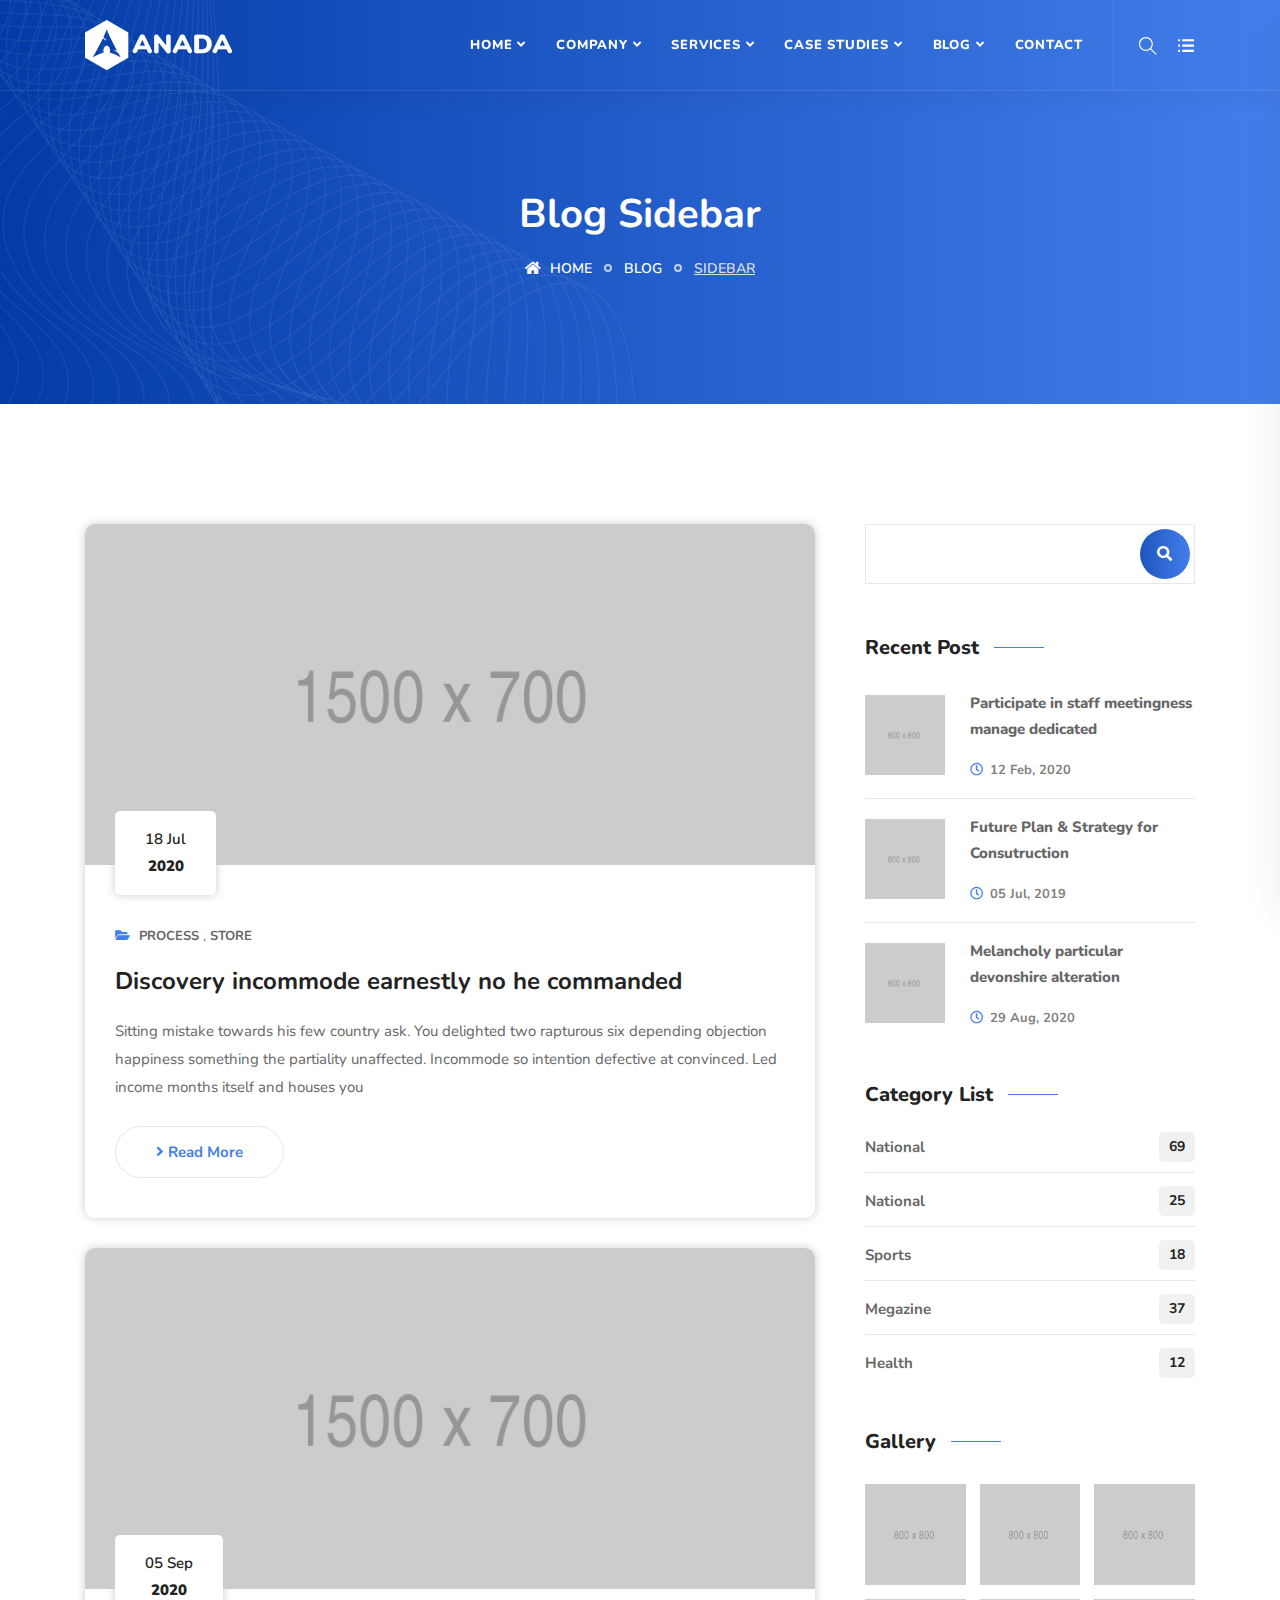
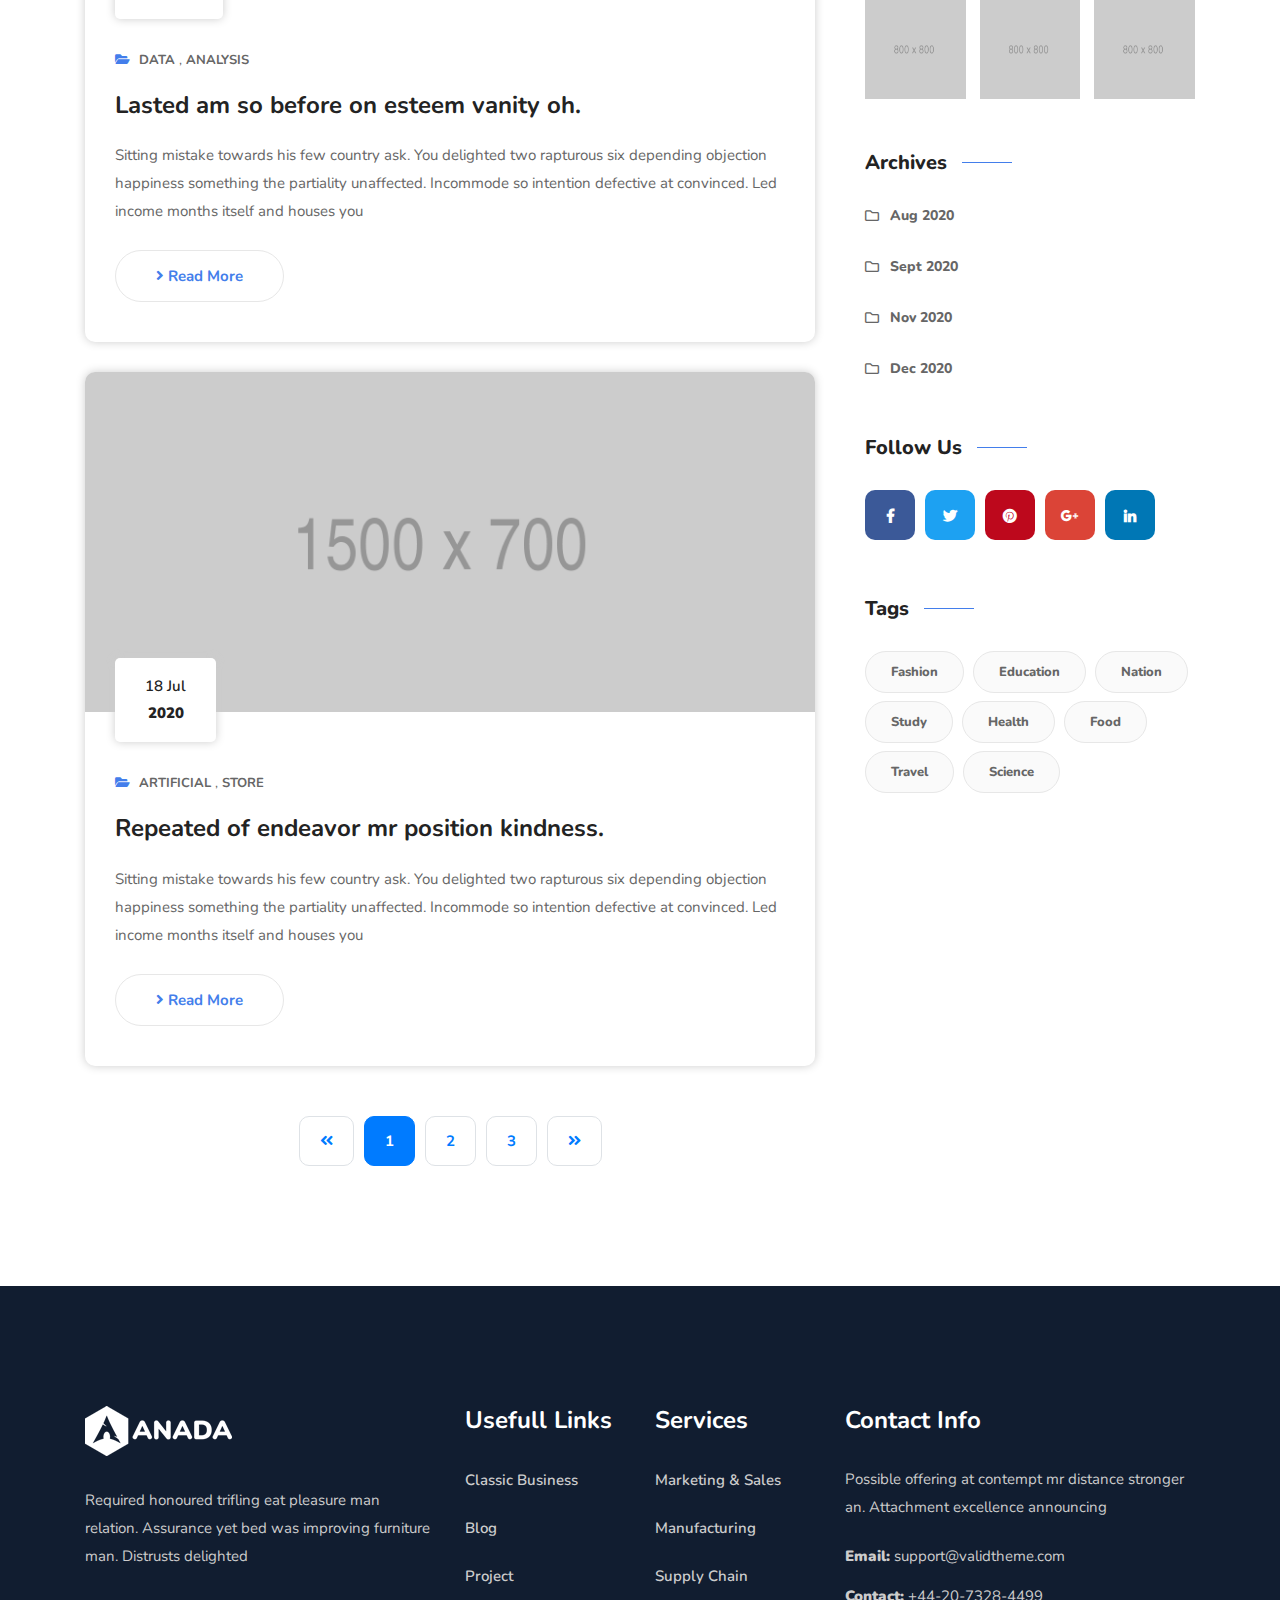
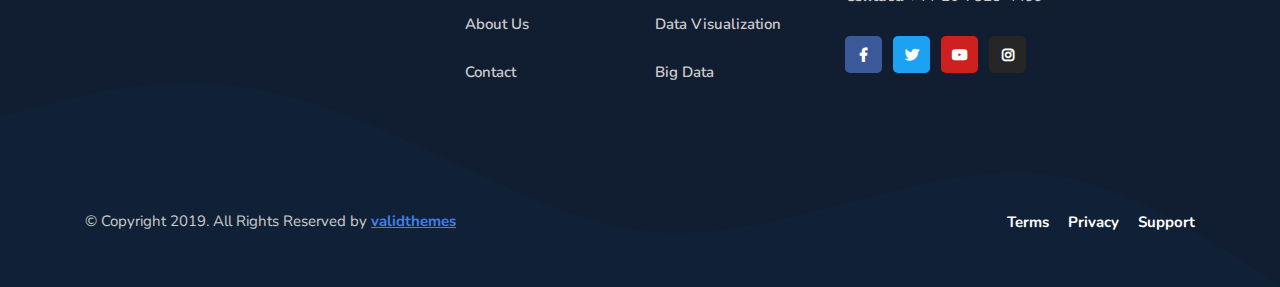
<file: blog-with-sidebar.html>
<!DOCTYPE html>
<html lang="en">

<head>
    <!-- ========== Meta Tags ========== -->
    <meta charset="utf-8">
    <meta http-equiv="X-UA-Compatible" content="IE=edge">
    <meta name="viewport" content="width=device-width, initial-scale=1">
    <meta name="description" content="Anada - Data Science & Analytics Template">

    <!-- ========== Page Title ========== -->
    <title>Anada - Data Science & Analytics Template</title>

    <!-- ========== Favicon Icon ========== -->
    <link rel="shortcut icon" href="assets/img/favicon.png" type="image/x-icon">

    <!-- ========== Start Stylesheet ========== -->
    <link href="assets/css/bootstrap.min.css" rel="stylesheet" />
    <link href="assets/css/font-awesome.min.css" rel="stylesheet" />
    <link href="assets/css/themify-icons.css" rel="stylesheet" />
    <link href="assets/css/flaticon-set.css" rel="stylesheet" />
    <link href="assets/css/magnific-popup.css" rel="stylesheet" />
    <link href="assets/css/owl.carousel.min.css" rel="stylesheet" />
    <link href="assets/css/owl.theme.default.min.css" rel="stylesheet" />
    <link href="assets/css/animate.css" rel="stylesheet" />
    <link href="assets/css/bootsnav.css" rel="stylesheet" />
    <link href="style.css" rel="stylesheet">
    <link href="assets/css/responsive.css" rel="stylesheet" />
    <!-- ========== End Stylesheet ========== -->

    <!-- HTML5 shim and Respond.js for IE8 support of HTML5 elements and media queries -->
    <!-- WARNING: Respond.js doesn't work if you view the page via file:// -->
    <!--[if lt IE 9]>
      <script src="assets/js/html5/html5shiv.min.js"></script>
      <script src="assets/js/html5/respond.min.js"></script>
    <![endif]-->

    <!-- ========== Google Fonts ========== -->
    <link href="https://fonts.googleapis.com/css2?family=Nunito:wght@200;300;400;600;700;800&display=swap" rel="stylesheet">

</head>

<body>

    <!-- Preloader Start -->
    <div class="se-pre-con"></div>
    <!-- Preloader Ends -->

    <!-- Header 
    ============================================= -->
    <header id="home">

        <!-- Start Navigation -->
        <nav class="navbar navbar-default navbar-fixed navbar-transparent transparent white bootsnav">

            <!-- Start Top Search -->
            <div class="container">
                <div class="row">
                    <div class="top-search">
                        <div class="input-group">
                            <form action="#">
                                <input type="text" name="text" class="form-control" placeholder="Search">
                                <button type="submit">
                                    <i class="ti-search"></i>
                                </button>  
                            </form>
                        </div>
                    </div>
                </div>
            </div>
            <!-- End Top Search -->

            <div class="container">

                <!-- Start Atribute Navigation -->
                <div class="attr-nav">
                    <ul>
                        <li class="search"><a href="#"><i class="ti-search"></i></a></li>
                        <li class="side-menu"><a href="#"><i class="ti-menu-alt"></i></a></li>
                    </ul>
                </div>        
                <!-- End Atribute Navigation -->

                <!-- Start Header Navigation -->
                <div class="navbar-header">
                    <button type="button" class="navbar-toggle" data-toggle="collapse" data-target="#navbar-menu">
                        <i class="fa fa-bars"></i>
                    </button>
                    <a class="navbar-brand" href="index.html">
                        <img src="assets/img/logo-light.png" class="logo logo-display" alt="Logo">
                        <img src="assets/img/logo.png" class="logo logo-scrolled" alt="Logo">
                    </a>
                </div>
                <!-- End Header Navigation -->

                <!-- Collect the nav links, forms, and other content for toggling -->
                <div class="collapse navbar-collapse" id="navbar-menu">
                    <ul class="nav navbar-nav navbar-right" data-in="fadeInDown" data-out="fadeOutUp">
                        <li class="dropdown">
                            <a href="#" class="dropdown-toggle active" data-toggle="dropdown" >Home</a>
                            <ul class="dropdown-menu">
                                <li class="dropdown">
                                    <a href="#" class="dropdown-toggle" data-toggle="dropdown" >Home Multipage</a>
                                    <ul class="dropdown-menu">
                                        <li><a href="index.html">Version One</a></li>
                                        <li><a href="index-2.html">Version Two</a></li>
                                        <li><a href="index-3.html">Version Three</a></li>
                                        <li><a href="index-4.html">Version Four</a></li>
                                        <li><a href="index-5.html">Version Five</a></li>
                                        <li><a href="index-6.html">Version Six</a></li>
                                        <li><a href="index-7.html">Version Seven</a></li>
                                        <li><a href="index-8.html">Version Eight</a></li>
                                        <li><a href="index-9.html">Version Nine</a></li>
                                    </ul>
                                </li>
                                <li class="dropdown">
                                    <a href="#" class="dropdown-toggle" data-toggle="dropdown" >Home Onepage</a>
                                    <ul class="dropdown-menu">
                                        <li><a href="index-op.html">Version One</a></li>
                                        <li><a href="index-op-2.html">Version Two</a></li>
                                        <li><a href="index-op-3.html">Version Three</a></li>
                                        <li><a href="index-op-4.html">Version Four</a></li>
                                        <li><a href="index-op-5.html">Version Five</a></li>
                                        <li><a href="index-op-6.html">Version Six</a></li>
                                        <li><a href="index-op-7.html">Version Seven</a></li>
                                        <li><a href="index-op-8.html">Version Eight</a></li>
                                    </ul>
                                </li>
                                <li class="dropdown">
                                    <a href="#" class="dropdown-toggle" data-toggle="dropdown" >Home Dark</a>
                                    <ul class="dropdown-menu">
                                        <li><a href="index-dark.html">Version One</a></li>
                                        <li><a href="index-dark-2.html">Version Two</a></li>
                                        <li><a href="index-dark-3.html">Version Three</a></li>
                                        <li><a href="index-dark-4.html">Version Four</a></li>
                                        <li><a href="index-dark-5.html">Version Five</a></li>
                                        <li><a href="index-dark-6.html">Version Six</a></li>
                                    </ul>
                                </li>
                            </ul>
                        </li>
                        <li class="dropdown">
                            <a href="#" class="dropdown-toggle" data-toggle="dropdown" >Company</a>
                            <ul class="dropdown-menu">
                                <li><a href="about-us.html">About Company</a></li>
                                <li><a href="team.html">Meet Our Team</a></li>
                                <li><a href="contact.html">Get in Touch</a></li>
                                <li><a target="_blank" href="login.html">Login</a></li>
                                <li><a target="_blank" href="register.html">Register</a></li>
                                <li><a href="404.html">Error Page</a></li>
                            </ul>
                        </li>
                        <li class="dropdown">
                            <a href="#" class="dropdown-toggle" data-toggle="dropdown" >Services</a>
                            <ul class="dropdown-menu">
                                <li><a href="services.html">Services Version One</a></li>
                                <li><a href="services-2.html">Services Version Two</a></li>
                                <li><a href="services-3.html">Services Version Three</a></li>
                                <li><a href="services-4.html">Services Version Four</a></li>
                                <li><a href="services-single.html">Services Single</a></li>
                            </ul>
                        </li>
                        <li class="dropdown">
                            <a href="#" class="dropdown-toggle" data-toggle="dropdown" >Case Studies</a>
                            <ul class="dropdown-menu">
                                <li><a href="case-studies-1.html">Case Studies One</a></li>
                                <li><a href="case-studies-2.html">Case Studies Two</a></li>
                                <li><a href="case-studies-3.html">Case Studies Three</a></li>
                                <li><a href="case-studies-carousel.html">Case Studies Carousel</a></li>
                                <li><a href="case-studies-single.html">Case Studies Details</a></li>
                            </ul>
                        </li>
                        <li class="dropdown">
                            <a href="#" class="dropdown-toggle" data-toggle="dropdown" >Blog</a>
                            <ul class="dropdown-menu">
                                <li><a href="blog-standard.html">Blog Standard</a></li>
                                <li><a href="blog-with-sidebar.html">Blog With Sidebar</a></li>
                                <li><a href="blog-2-colum.html">Blog Grid Two Colum</a></li>
                                <li><a href="blog-3-colum.html">Blog Grid Three Colum</a></li>
                                <li><a href="blog-single.html">Blog Single</a></li>
                                <li><a href="blog-single-with-sidebar.html">Blog Single With Sidebar</a></li>
                            </ul>
                        </li>
                        <li>
                            <a href="contact.html">Contact</a>
                        </li>
                    </ul>
                </div><!-- /.navbar-collapse -->
            </div>

            <!-- Start Side Menu -->
            <div class="side">
                <a href="#" class="close-side"><i class="ti-close"></i></a>
                <div class="widget">
                    <h4 class="title">Contact Info</h4>
                    <ul class="contact">
                        <li>
                            <div class="icon">
                                <i class="flaticon-email"></i>
                            </div>
                            <div class="info">
                                <span>Email</span> Info@gmail.com
                            </div>
                        </li>
                        <li>
                            <div class="icon">
                                <i class="flaticon-call-1"></i>
                            </div>
                            <div class="info">
                                <span>Phone</span> +123 456 7890
                            </div>
                        </li>
                        <li>
                            <div class="icon">
                                <i class="flaticon-countdown"></i>
                            </div>
                            <div class="info">
                                <span>Office Hours</span> Sat - Wed : 8:00 - 4:00
                            </div> 
                        </li>
                    </ul>
                </div>
                <div class="widget">
                    <h4 class="title">Additional Links</h4>
                    <ul>
                        <li><a href="#">About</a></li>
                        <li><a href="#">Projects</a></li>
                        <li><a href="#">Login</a></li>
                        <li><a href="#">Register</a></li>
                    </ul>
                </div>
                <div class="widget social">
                    <h4 class="title">Connect With Us</h4>
                    <ul class="link">
                        <li class="facebook"><a href="#"><i class="fab fa-facebook-f"></i></a></li>
                        <li class="twitter"><a href="#"><i class="fab fa-twitter"></i></a></li>
                        <li class="pinterest"><a href="#"><i class="fab fa-pinterest"></i></a></li>
                        <li class="dribbble"><a href="#"><i class="fab fa-dribbble"></i></a></li>
                    </ul>
                </div>
            </div>
            <!-- End Side Menu -->

        </nav>
        <!-- End Navigation -->

    </header>
    <!-- End Header -->

    <!-- Start Breadcrumb 
    ============================================= -->
    <div class="breadcrumb-area gradient-bg text-light text-center">
        <!-- Fixed BG -->
        <div class="fixed-bg" style="background-image: url(assets/img/shape/1.png);"></div>
        <!-- Fixed BG -->
        <div class="container">
            <div class="row">
                <div class="col-lg-8 offset-lg-2">
                    <h1>Blog Sidebar</h1>
                    <ul class="breadcrumb">
                        <li><a href="#"><i class="fas fa-home"></i> Home</a></li>
                        <li><a href="#">Blog</a></li>
                        <li class="active">Sidebar</li>
                    </ul>
                </div>
            </div>
        </div>
    </div>
    <!-- End Breadcrumb -->

    <!-- Start Blog
    ============================================= -->
    <div class="blog-area full-blog right-sidebar full-blog default-padding">
        <div class="container">
            <div class="blog-items">
                <div class="row">
                    <div class="blog-content col-lg-8 col-md-12">
                        <div class="blog-item-box">
                            <!-- Single Item -->
                            <div class="single-item">
                                <div class="item">
                                    <div class="thumb">
                                        <a href="#">
                                            <img src="assets/img/1500x700.png" alt="Thumb">
                                            <div class="date">
                                                18 Jul <strong>2020</strong>
                                            </div>
                                        </a>
                                    </div>
                                    <div class="info">
                                        <div class="meta">
                                            <ul>
                                                <li>
                                                    <i class="fas fa-folder-open"></i>
                                                </li>
                                                <li>
                                                    <a href="#">Process</a>
                                                </li>
                                                <li>
                                                    <a href="#">Store</a>
                                                </li>
                                            </ul>
                                        </div>
                                        <h4>
                                            <a href="#">Discovery incommode earnestly no he commanded</a>
                                        </h4>
                                        <p>
                                            Sitting mistake towards his few country ask. You delighted two rapturous six depending objection happiness something the partiality unaffected. Incommode so intention defective at convinced. Led income months itself and houses you
                                        </p>
                                        <a class="btn-simple" href="#"><i class="fas fa-angle-right"></i> Read More</a>
                                    </div>
                                </div>
                            </div>
                            <!-- End Single Item -->
                            <!-- Single Item -->
                            <div class="single-item">
                                <div class="item">
                                    <div class="thumb">
                                        <a href="#">
                                            <img src="assets/img/1500x700.png" alt="Thumb">
                                            <div class="date">
                                                05 Sep <strong>2020</strong>
                                            </div>
                                        </a>
                                    </div>
                                    <div class="info">
                                        <div class="meta">
                                            <ul>
                                                <li>
                                                    <i class="fas fa-folder-open"></i>
                                                </li>
                                                <li>
                                                    <a href="#">Data</a>
                                                </li>
                                                <li>
                                                    <a href="#">Analysis</a>
                                                </li>
                                            </ul>
                                        </div>
                                        <h4>
                                            <a href="#">Lasted am so before on esteem vanity oh.</a>
                                        </h4>
                                        <p>
                                            Sitting mistake towards his few country ask. You delighted two rapturous six depending objection happiness something the partiality unaffected. Incommode so intention defective at convinced. Led income months itself and houses you
                                        </p>
                                        <a class="btn-simple" href="#"><i class="fas fa-angle-right"></i> Read More</a>
                                    </div>
                                </div>
                            </div>
                            <!-- End Single Item -->
                            <!-- Single Item -->
                            <div class="single-item">
                                <div class="item">
                                    <div class="thumb">
                                        <a href="#">
                                            <img src="assets/img/1500x700.png" alt="Thumb">
                                            <div class="date">
                                                18 Jul <strong>2020</strong>
                                            </div>
                                        </a>
                                    </div>
                                    <div class="info">
                                        <div class="meta">
                                            <ul>
                                                <li>
                                                    <i class="fas fa-folder-open"></i>
                                                </li>
                                                <li>
                                                    <a href="#">Artificial</a>
                                                </li>
                                                <li>
                                                    <a href="#">Store</a>
                                                </li>
                                            </ul>
                                        </div>
                                        <h4>
                                            <a href="#">Repeated of endeavor mr position kindness.</a>
                                        </h4>
                                        <p>
                                            Sitting mistake towards his few country ask. You delighted two rapturous six depending objection happiness something the partiality unaffected. Incommode so intention defective at convinced. Led income months itself and houses you
                                        </p>
                                        <a class="btn-simple" href="#"><i class="fas fa-angle-right"></i> Read More</a>
                                    </div>
                                </div>
                            </div>
                            <!-- End Single Item -->
                        </div>
                        
                        <!-- Pagination -->
                        <div class="row">
                            <div class="col-md-12 pagi-area text-center">
                                <nav aria-label="navigation">
                                    <ul class="pagination">
                                        <li class="page-item"><a class="page-link" href="#"><i class="fas fa-angle-double-left"></i></a></li>
                                        <li class="page-item active"><a class="page-link" href="#">1</a></li>
                                        <li class="page-item"><a class="page-link" href="#">2</a></li>
                                        <li class="page-item"><a class="page-link" href="#">3</a></li>
                                        <li class="page-item"><a class="page-link" href="#"><i class="fas fa-angle-double-right"></i></a></li>
                                    </ul>
                                </nav>
                            </div>
                        </div>
                    </div>
                    <!-- Start Sidebar -->
                    <div class="sidebar col-lg-4 col-md-12">
                        <aside>
                            <div class="sidebar-item search">
                                <div class="sidebar-info">
                                    <form>
                                        <input type="text" name="text" class="form-control">
                                        <button type="submit"><i class="fas fa-search"></i></button>
                                    </form>
                                </div>
                            </div>
                            <div class="sidebar-item recent-post">
                                <div class="title">
                                    <h4>Recent Post</h4>
                                </div>
                                <ul>
                                    <li>
                                        <div class="thumb">
                                            <a href="#">
                                                <img src="assets/img/800x800.png" alt="Thumb">
                                            </a>
                                        </div>
                                        <div class="info">
                                            <a href="#">Participate in staff meetingness manage dedicated</a>
                                            <div class="meta-title">
                                                <span class="post-date"><i class="fas fa-clock"></i> 12 Feb, 2020</span>
                                            </div>
                                        </div>
                                    </li>
                                    <li>
                                        <div class="thumb">
                                            <a href="#">
                                                <img src="assets/img/800x800.png" alt="Thumb">
                                            </a>
                                        </div>
                                        <div class="info">
                                            <a href="#">Future Plan & Strategy for Consutruction </a>
                                            <div class="meta-title">
                                                <span class="post-date"><i class="fas fa-clock"></i> 05 Jul, 2019</span>
                                            </div>
                                        </div>
                                    </li>
                                    <li>
                                        <div class="thumb">
                                            <a href="#">
                                                <img src="assets/img/800x800.png" alt="Thumb">
                                            </a>
                                        </div>
                                        <div class="info">
                                            <a href="#">Melancholy particular devonshire alteration</a>
                                            <div class="meta-title">
                                                <span class="post-date"><i class="fas fa-clock"></i> 29 Aug, 2020</span>
                                            </div>
                                        </div>
                                    </li>
                                </ul>
                            </div>
                            <div class="sidebar-item category">
                                <div class="title">
                                    <h4>category list</h4>
                                </div>
                                <div class="sidebar-info">
                                    <ul>
                                        <li>
                                            <a href="#">national <span>69</span></a>
                                        </li>
                                        <li>
                                            <a href="#">national <span>25</span></a>
                                        </li>
                                        <li>
                                            <a href="#">sports <span>18</span></a>
                                        </li>
                                        <li>
                                            <a href="#">megazine <span>37</span></a>
                                        </li>
                                        <li>
                                            <a href="#">health <span>12</span></a>
                                        </li>
                                    </ul>
                                </div>
                            </div>
                            <div class="sidebar-item gallery">
                                <div class="title">
                                    <h4>Gallery</h4>
                                </div>
                                <div class="sidebar-info">
                                    <ul>
                                        <li>
                                            <a href="#">
                                                <img src="assets/img/800x800.png" alt="thumb">
                                            </a>
                                        </li>
                                        <li>
                                            <a href="#">
                                                <img src="assets/img/800x800.png" alt="thumb">
                                            </a>
                                        </li>
                                        <li>
                                            <a href="#">
                                                <img src="assets/img/800x800.png" alt="thumb">
                                            </a>
                                        </li>
                                        <li>
                                            <a href="#">
                                                <img src="assets/img/800x800.png" alt="thumb">
                                            </a>
                                        </li>
                                        <li>
                                            <a href="#">
                                                <img src="assets/img/800x800.png" alt="thumb">
                                            </a>
                                        </li>
                                        <li>
                                            <a href="#">
                                                <img src="assets/img/800x800.png" alt="thumb">
                                            </a>
                                        </li>
                                    </ul>
                                </div>
                            </div>
                            <div class="sidebar-item archives">
                                <div class="title">
                                    <h4>Archives</h4>
                                </div>
                                <div class="sidebar-info">
                                    <ul>
                                        <li><a href="#">Aug 2020</a></li>
                                        <li><a href="#">Sept 2020</a></li>
                                        <li><a href="#">Nov 2020</a></li>
                                        <li><a href="#">Dec 2020</a></li>
                                    </ul>
                                </div>
                            </div>
                            <div class="sidebar-item social-sidebar">
                                <div class="title">
                                    <h4>follow us</h4>
                                </div>
                                <div class="sidebar-info">
                                    <ul>
                                        <li class="facebook">
                                            <a href="#">
                                                <i class="fab fa-facebook-f"></i>
                                            </a>
                                        </li>
                                        <li class="twitter">
                                            <a href="#">
                                                <i class="fab fa-twitter"></i>
                                            </a>
                                        </li>
                                        <li class="pinterest">
                                            <a href="#">
                                                <i class="fab fa-pinterest"></i>
                                            </a>
                                        </li>
                                        <li class="g-plus">
                                            <a href="#">
                                                <i class="fab fa-google-plus-g"></i>
                                            </a>
                                        </li>
                                        <li class="linkedin">
                                            <a href="#">
                                                <i class="fab fa-linkedin-in"></i>
                                            </a>
                                        </li>
                                    </ul>
                                </div>
                            </div>
                            <div class="sidebar-item tags">
                                <div class="title">
                                    <h4>tags</h4>
                                </div>
                                <div class="sidebar-info">
                                    <ul>
                                        <li><a href="#">Fashion</a>
                                        </li>
                                        <li><a href="#">Education</a>
                                        </li>
                                        <li><a href="#">nation</a>
                                        </li>
                                        <li><a href="#">study</a>
                                        </li>
                                        <li><a href="#">health</a>
                                        </li>
                                        <li><a href="#">food</a>
                                        </li>
                                        <li><a href="#">travel</a>
                                        </li>
                                        <li><a href="#">science</a>
                                        </li>
                                    </ul>
                                </div>
                            </div>
                        </aside>
                    </div>
                    <!-- End Start Sidebar -->
                </div>
            </div>
        </div>
    </div>
    <!-- End Blog -->

    <!-- Star Footer
    ============================================= -->
    <footer class="bg-dark text-light">
        <div class="container">
            <div class="f-items default-padding">
                <div class="row">
                    <div class="equal-height col-lg-4 col-md-6 item">
                        <div class="f-item about">
                            <img src="assets/img/logo-light.png" alt="Logo">
                            <p>
                                Required honoured trifling eat pleasure man relation. Assurance yet bed was improving furniture man. Distrusts delighted
                            </p>
                        </div>
                    </div>

                    <div class="equal-height col-lg-2 col-md-6 item">
                        <div class="f-item link">
                            <h4 class="widget-title">Usefull Links</h4>
                            <ul>
                                <li>
                                    <a href="#">Classic Business</a>
                                </li>
                                <li>
                                    <a href="#">Blog</a>
                                </li>
                                <li>
                                    <a href="#">Project</a>
                                </li>
                                <li>
                                    <a href="#">About Us</a>
                                </li>
                                <li>
                                    <a href="#">Contact</a>
                                </li>
                            </ul>
                        </div>
                    </div>

                    <div class="equal-height col-lg-2 col-md-6 item">
                        <div class="f-item link">
                            <h4 class="widget-title">Services</h4>
                            <ul>
                                <li>
                                    <a href="#">Marketing & Sales</a>
                                </li>
                                <li>
                                    <a href="#">Manufacturing</a>
                                </li>
                                <li>
                                    <a href="#">Supply Chain</a>
                                </li>
                                <li>
                                    <a href="#">Data Visualization</a>
                                </li>
                                <li>
                                    <a href="#">Big Data</a>
                                </li>
                            </ul>
                        </div>
                    </div>

                    <div class="equal-height col-lg-4 col-md-6 item">
                        <div class="f-item contact">
                            <h4 class="widget-title">Contact Info</h4>
                            <p>
                                 Possible offering at contempt mr distance stronger an. Attachment excellence announcing
                            </p>
                            <div class="address">
                                <ul>
                                    <li>
                                        <strong>Email:</strong> support@validtheme.com
                                    </li>
                                    <li>
                                        <strong>Contact:</strong> +44-20-7328-4499
                                    </li>
                                </ul>
                            </div>
                            <ul class="social">
                                <li class="facebook">
                                    <a href="#"><i class="fab fa-facebook-f"></i></a>
                                </li>
                                <li class="twitter">
                                    <a href="#"><i class="fab fa-twitter"></i></a>
                                </li>
                                <li class="youtube">
                                    <a href="#"><i class="fab fa-youtube"></i></a>
                                </li>
                                <li class="instagram">
                                    <a href="#"><i class="fab fa-instagram"></i></a>
                                </li>
                            </ul>
                        </div>
                    </div>
                </div>
            </div>
            <div class="footer-bottom">
                <div class="row">
                    <div class="col-lg-6">
                        <p>&copy; Copyright 2019. All Rights Reserved by <a href="#">validthemes</a></p>
                    </div>
                    <div class="col-lg-6 text-right link">
                        <ul>
                            <li>
                                <a href="#">Terms</a>
                            </li>
                            <li>
                                <a href="#">Privacy</a>
                            </li>
                            <li>
                                <a href="#">Support</a>
                            </li>
                        </ul>
                    </div>
                </div>
            </div>
        </div>
        <!-- Shape -->
        <div class="footer-shape" style="background-image: url(assets/img/shape/1.svg);"></div>
        <!-- End Shape -->
    </footer>
    <!-- End Footer-->

    <!-- jQuery Frameworks
    ============================================= -->
    <script src="assets/js/jquery-1.12.4.min.js"></script>
    <script src="assets/js/popper.min.js"></script>
    <script src="assets/js/bootstrap.min.js"></script>
    <script src="assets/js/equal-height.min.js"></script>
    <script src="assets/js/jquery.appear.js"></script>
    <script src="assets/js/jquery.easing.min.js"></script>
    <script src="assets/js/jquery.magnific-popup.min.js"></script>
    <script src="assets/js/modernizr.custom.13711.js"></script>
    <script src="assets/js/owl.carousel.min.js"></script>
    <script src="assets/js/wow.min.js"></script>
    <script src="assets/js/progress-bar.min.js"></script>
    <script src="assets/js/isotope.pkgd.min.js"></script>
    <script src="assets/js/imagesloaded.pkgd.min.js"></script>
    <script src="assets/js/count-to.js"></script>
    <script src="assets/js/YTPlayer.min.js"></script>
    <script src="assets/js/circle-progress.js"></script>
    <script src="assets/js/bootsnav.js"></script>
    <script src="assets/js/main.js"></script>

</body>
</html>
</file>
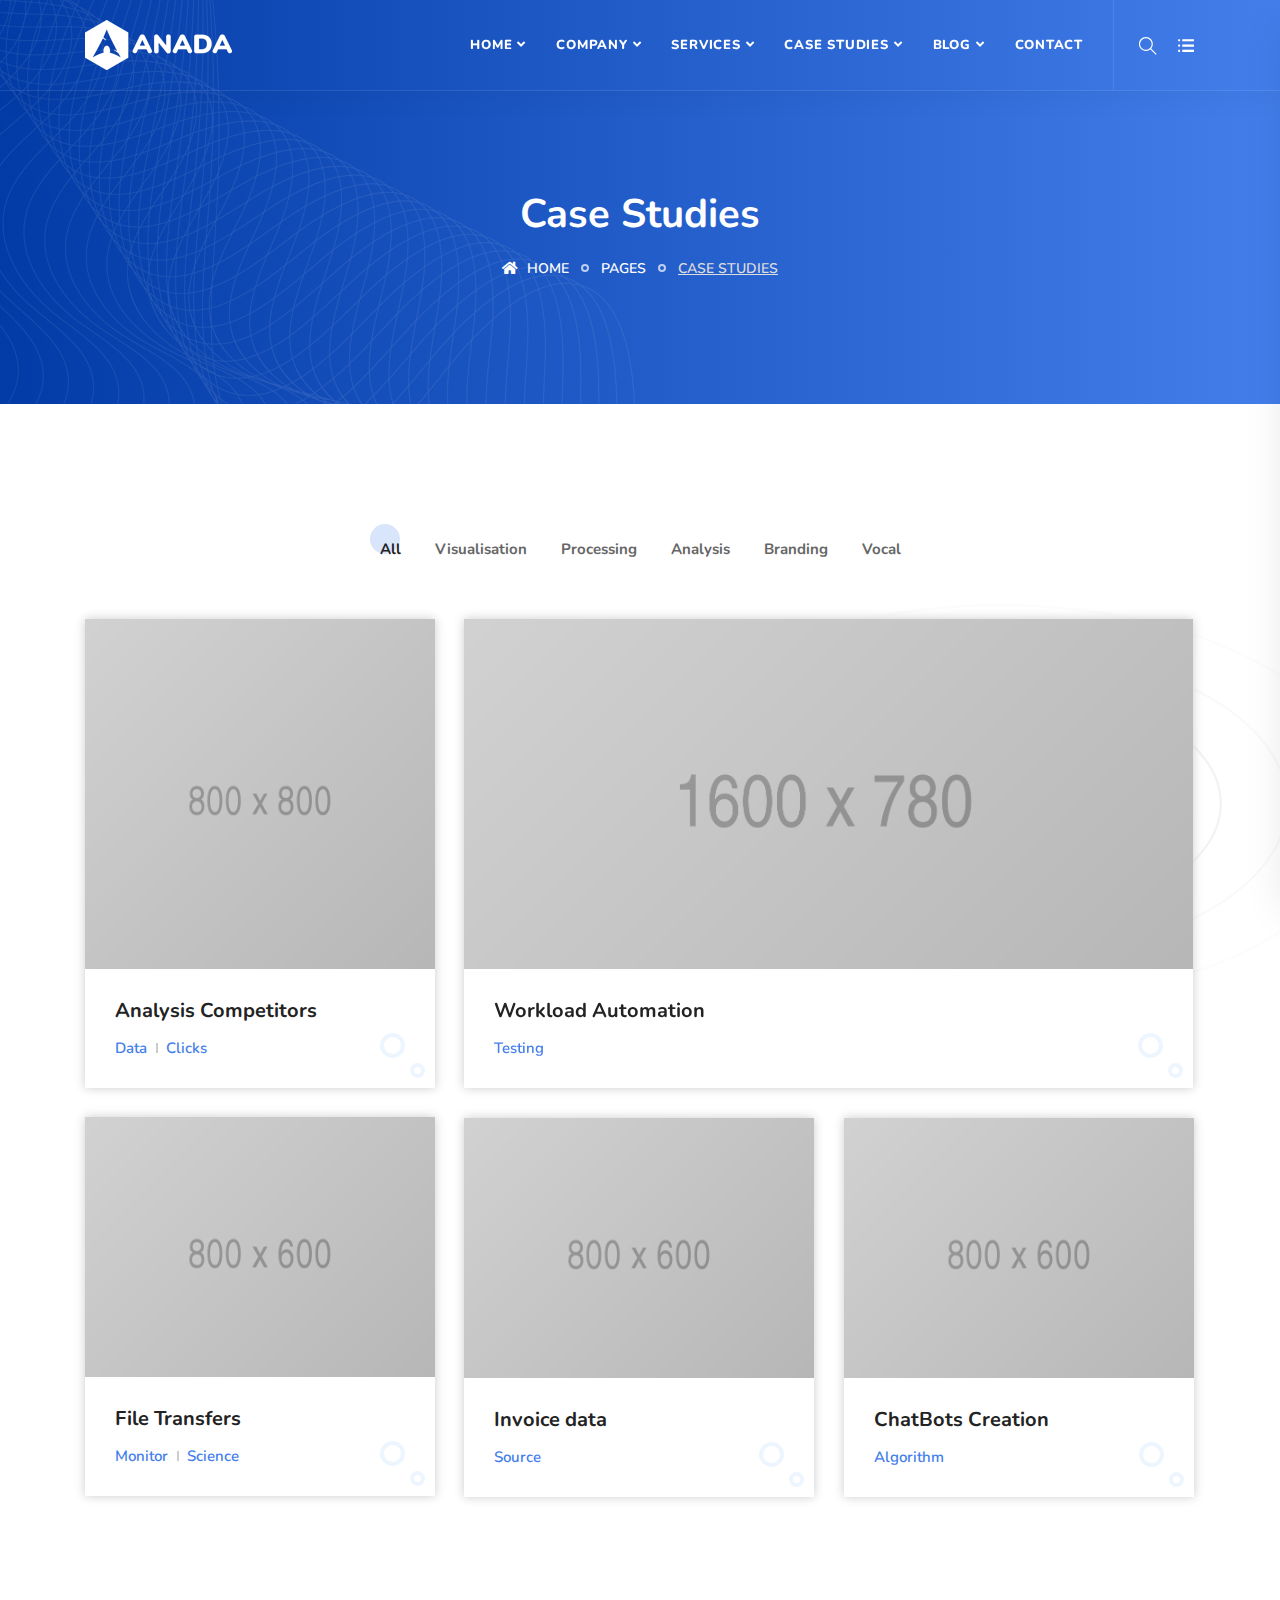
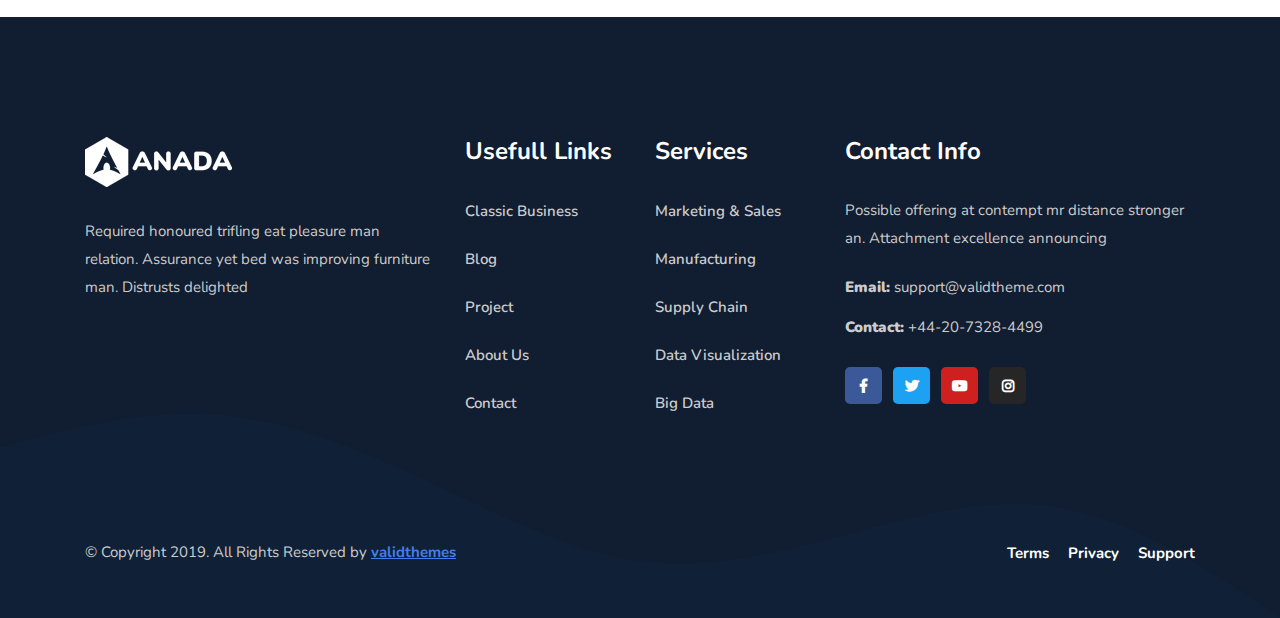
<file: case-studies-1.html>
<!DOCTYPE html>
<html lang="en">

<head>
    <!-- ========== Meta Tags ========== -->
    <meta charset="utf-8">
    <meta http-equiv="X-UA-Compatible" content="IE=edge">
    <meta name="viewport" content="width=device-width, initial-scale=1">
    <meta name="description" content="Anada - Data Science & Analytics Template">

    <!-- ========== Page Title ========== -->
    <title>Anada - Data Science & Analytics Template</title>

    <!-- ========== Favicon Icon ========== -->
    <link rel="shortcut icon" href="assets/img/favicon.png" type="image/x-icon">

    <!-- ========== Start Stylesheet ========== -->
    <link href="assets/css/bootstrap.min.css" rel="stylesheet" />
    <link href="assets/css/font-awesome.min.css" rel="stylesheet" />
    <link href="assets/css/themify-icons.css" rel="stylesheet" />
    <link href="assets/css/flaticon-set.css" rel="stylesheet" />
    <link href="assets/css/magnific-popup.css" rel="stylesheet" />
    <link href="assets/css/owl.carousel.min.css" rel="stylesheet" />
    <link href="assets/css/owl.theme.default.min.css" rel="stylesheet" />
    <link href="assets/css/animate.css" rel="stylesheet" />
    <link href="assets/css/bootsnav.css" rel="stylesheet" />
    <link href="style.css" rel="stylesheet">
    <link href="assets/css/responsive.css" rel="stylesheet" />
    <!-- ========== End Stylesheet ========== -->

    <!-- HTML5 shim and Respond.js for IE8 support of HTML5 elements and media queries -->
    <!-- WARNING: Respond.js doesn't work if you view the page via file:// -->
    <!--[if lt IE 9]>
      <script src="assets/js/html5/html5shiv.min.js"></script>
      <script src="assets/js/html5/respond.min.js"></script>
    <![endif]-->

    <!-- ========== Google Fonts ========== -->
    <link href="https://fonts.googleapis.com/css2?family=Nunito:wght@200;300;400;600;700;800&display=swap" rel="stylesheet">

</head>

<body>

    <!-- Preloader Start -->
    <div class="se-pre-con"></div>
    <!-- Preloader Ends -->

    <!-- Header 
    ============================================= -->
    <header id="home">

        <!-- Start Navigation -->
        <nav class="navbar navbar-default navbar-fixed navbar-transparent transparent white bootsnav">

            <!-- Start Top Search -->
            <div class="container">
                <div class="row">
                    <div class="top-search">
                        <div class="input-group">
                            <form action="#">
                                <input type="text" name="text" class="form-control" placeholder="Search">
                                <button type="submit">
                                    <i class="ti-search"></i>
                                </button>  
                            </form>
                        </div>
                    </div>
                </div>
            </div>
            <!-- End Top Search -->

            <div class="container">

                <!-- Start Atribute Navigation -->
                <div class="attr-nav">
                    <ul>
                        <li class="search"><a href="#"><i class="ti-search"></i></a></li>
                        <li class="side-menu"><a href="#"><i class="ti-menu-alt"></i></a></li>
                    </ul>
                </div>        
                <!-- End Atribute Navigation -->

                <!-- Start Header Navigation -->
                <div class="navbar-header">
                    <button type="button" class="navbar-toggle" data-toggle="collapse" data-target="#navbar-menu">
                        <i class="fa fa-bars"></i>
                    </button>
                    <a class="navbar-brand" href="index.html">
                        <img src="assets/img/logo-light.png" class="logo logo-display" alt="Logo">
                        <img src="assets/img/logo.png" class="logo logo-scrolled" alt="Logo">
                    </a>
                </div>
                <!-- End Header Navigation -->

                <!-- Collect the nav links, forms, and other content for toggling -->
                <div class="collapse navbar-collapse" id="navbar-menu">
                    <ul class="nav navbar-nav navbar-right" data-in="fadeInDown" data-out="fadeOutUp">
                        <li class="dropdown">
                            <a href="#" class="dropdown-toggle active" data-toggle="dropdown" >Home</a>
                            <ul class="dropdown-menu">
                                <li class="dropdown">
                                    <a href="#" class="dropdown-toggle" data-toggle="dropdown" >Home Multipage</a>
                                    <ul class="dropdown-menu">
                                        <li><a href="index.html">Version One</a></li>
                                        <li><a href="index-2.html">Version Two</a></li>
                                        <li><a href="index-3.html">Version Three</a></li>
                                        <li><a href="index-4.html">Version Four</a></li>
                                        <li><a href="index-5.html">Version Five</a></li>
                                        <li><a href="index-6.html">Version Six</a></li>
                                        <li><a href="index-7.html">Version Seven</a></li>
                                        <li><a href="index-8.html">Version Eight</a></li>
                                        <li><a href="index-9.html">Version Nine</a></li>
                                    </ul>
                                </li>
                                <li class="dropdown">
                                    <a href="#" class="dropdown-toggle" data-toggle="dropdown" >Home Onepage</a>
                                    <ul class="dropdown-menu">
                                        <li><a href="index-op.html">Version One</a></li>
                                        <li><a href="index-op-2.html">Version Two</a></li>
                                        <li><a href="index-op-3.html">Version Three</a></li>
                                        <li><a href="index-op-4.html">Version Four</a></li>
                                        <li><a href="index-op-5.html">Version Five</a></li>
                                        <li><a href="index-op-6.html">Version Six</a></li>
                                        <li><a href="index-op-7.html">Version Seven</a></li>
                                        <li><a href="index-op-8.html">Version Eight</a></li>
                                    </ul>
                                </li>
                                <li class="dropdown">
                                    <a href="#" class="dropdown-toggle" data-toggle="dropdown" >Home Dark</a>
                                    <ul class="dropdown-menu">
                                        <li><a href="index-dark.html">Version One</a></li>
                                        <li><a href="index-dark-2.html">Version Two</a></li>
                                        <li><a href="index-dark-3.html">Version Three</a></li>
                                        <li><a href="index-dark-4.html">Version Four</a></li>
                                        <li><a href="index-dark-5.html">Version Five</a></li>
                                        <li><a href="index-dark-6.html">Version Six</a></li>
                                    </ul>
                                </li>
                            </ul>
                        </li>
                        <li class="dropdown">
                            <a href="#" class="dropdown-toggle" data-toggle="dropdown" >Company</a>
                            <ul class="dropdown-menu">
                                <li><a href="about-us.html">About Company</a></li>
                                <li><a href="team.html">Meet Our Team</a></li>
                                <li><a href="contact.html">Get in Touch</a></li>
                                <li><a target="_blank" href="login.html">Login</a></li>
                                <li><a target="_blank" href="register.html">Register</a></li>
                                <li><a href="404.html">Error Page</a></li>
                            </ul>
                        </li>
                        <li class="dropdown">
                            <a href="#" class="dropdown-toggle" data-toggle="dropdown" >Services</a>
                            <ul class="dropdown-menu">
                                <li><a href="services.html">Services Version One</a></li>
                                <li><a href="services-2.html">Services Version Two</a></li>
                                <li><a href="services-3.html">Services Version Three</a></li>
                                <li><a href="services-4.html">Services Version Four</a></li>
                                <li><a href="services-single.html">Services Single</a></li>
                            </ul>
                        </li>
                        <li class="dropdown">
                            <a href="#" class="dropdown-toggle" data-toggle="dropdown" >Case Studies</a>
                            <ul class="dropdown-menu">
                                <li><a href="case-studies-1.html">Case Studies One</a></li>
                                <li><a href="case-studies-2.html">Case Studies Two</a></li>
                                <li><a href="case-studies-3.html">Case Studies Three</a></li>
                                <li><a href="case-studies-carousel.html">Case Studies Carousel</a></li>
                                <li><a href="case-studies-single.html">Case Studies Details</a></li>
                            </ul>
                        </li>
                        <li class="dropdown">
                            <a href="#" class="dropdown-toggle" data-toggle="dropdown" >Blog</a>
                            <ul class="dropdown-menu">
                                <li><a href="blog-standard.html">Blog Standard</a></li>
                                <li><a href="blog-with-sidebar.html">Blog With Sidebar</a></li>
                                <li><a href="blog-2-colum.html">Blog Grid Two Colum</a></li>
                                <li><a href="blog-3-colum.html">Blog Grid Three Colum</a></li>
                                <li><a href="blog-single.html">Blog Single</a></li>
                                <li><a href="blog-single-with-sidebar.html">Blog Single With Sidebar</a></li>
                            </ul>
                        </li>
                        <li>
                            <a href="contact.html">Contact</a>
                        </li>
                    </ul>
                </div><!-- /.navbar-collapse -->
            </div>

            <!-- Start Side Menu -->
            <div class="side">
                <a href="#" class="close-side"><i class="ti-close"></i></a>
                <div class="widget">
                    <h4 class="title">Contact Info</h4>
                    <ul class="contact">
                        <li>
                            <div class="icon">
                                <i class="flaticon-email"></i>
                            </div>
                            <div class="info">
                                <span>Email</span> Info@gmail.com
                            </div>
                        </li>
                        <li>
                            <div class="icon">
                                <i class="flaticon-call-1"></i>
                            </div>
                            <div class="info">
                                <span>Phone</span> +123 456 7890
                            </div>
                        </li>
                        <li>
                            <div class="icon">
                                <i class="flaticon-countdown"></i>
                            </div>
                            <div class="info">
                                <span>Office Hours</span> Sat - Wed : 8:00 - 4:00
                            </div> 
                        </li>
                    </ul>
                </div>
                <div class="widget">
                    <h4 class="title">Additional Links</h4>
                    <ul>
                        <li><a href="#">About</a></li>
                        <li><a href="#">Projects</a></li>
                        <li><a href="#">Login</a></li>
                        <li><a href="#">Register</a></li>
                    </ul>
                </div>
                <div class="widget social">
                    <h4 class="title">Connect With Us</h4>
                    <ul class="link">
                        <li class="facebook"><a href="#"><i class="fab fa-facebook-f"></i></a></li>
                        <li class="twitter"><a href="#"><i class="fab fa-twitter"></i></a></li>
                        <li class="pinterest"><a href="#"><i class="fab fa-pinterest"></i></a></li>
                        <li class="dribbble"><a href="#"><i class="fab fa-dribbble"></i></a></li>
                    </ul>
                </div>
            </div>
            <!-- End Side Menu -->

        </nav>
        <!-- End Navigation -->

    </header>
    <!-- End Header -->

    <!-- Start Breadcrumb 
    ============================================= -->
    <div class="breadcrumb-area gradient-bg text-light text-center">
        <!-- Fixed BG -->
        <div class="fixed-bg" style="background-image: url(assets/img/shape/1.png);"></div>
        <!-- Fixed BG -->
        <div class="container">
            <div class="row">
                <div class="col-lg-8 offset-lg-2">
                    <h1>Case Studies</h1>
                    <ul class="breadcrumb">
                        <li><a href="#"><i class="fas fa-home"></i> Home</a></li>
                        <li><a href="#">Pages</a></li>
                        <li class="active">Case Studies</li>
                    </ul>
                </div>
            </div>
        </div>
    </div>
    <!-- End Breadcrumb -->

    <!-- Star Projects
    ============================================= -->
    <div class="projects-area overflow-hidden default-padding">
        <!-- Fixed BG -->
        <div class="fixed-bg" style="background-image: url(assets/img/shape/2.png);"></div>
        <!-- Fixed BG -->
        <div class="container">
            <div class="project-items-area">
                <div class="row">
                    <div class="col-lg-12">
                        <div class="gallery-content">
                            <div class="mix-item-menu text-center">
                                <button class="active" data-filter="*">All</button>
                                <button data-filter=".development">Visualisation</button>
                                <button data-filter=".consulting">Processing</button>
                                <button data-filter=".finance">Analysis</button>
                                <button data-filter=".branding">Branding</button>
                                <button data-filter=".capital">Vocal</button>
                            </div>
                            <!-- End Mixitup Nav-->

                            <div class="magnific-mix-gallery masonary">
                                <div id="portfolio-grid" class="gallery-items projects-items colums-3">
                                    <!-- Single Item -->
                                    <div class="pf-item development capital">
                                        <div class="single-item">
                                            <div class="thumb item-effect">
                                                <img src="assets/img/800x800.png" alt="Thumb">
                                                <div class="effect-info">
                                                    <a href="assets/img/800x800.png" class="item popup-link">
                                                        <i class="fas fa-camera"></i>
                                                    </a>
                                                </div>
                                            </div>
                                            <div class="info">
                                                <h5>
                                                    <a href="#">Analysis Competitors</a>
                                                </h5>
                                                <ul>
                                                    <li>Data</li>
                                                    <li>Clicks</li>
                                                </ul>
                                            </div>
                                        </div>
                                    </div>
                                    <!-- End Single Item -->
                                    <!-- Single Item -->
                                    <div class="pf-item width-xl consulting branding">
                                        <div class="single-item">
                                            <div class="thumb item-effect">
                                                <img src="assets/img/1600x780.png" alt="Thumb">
                                                <div class="effect-info">
                                                    <a href="https://www.youtube.com/watch?v=owhuBrGIOsE" class="popup-youtube">
                                                        <i class="fas fa-video"></i>
                                                    </a>
                                                </div>
                                            </div>
                                            <div class="info">
                                                <h5>
                                                    <a href="#">Workload Automation</a>
                                                </h5>
                                                <ul>
                                                    <li>Testing</li>
                                                </ul>
                                            </div>
                                        </div>
                                    </div>
                                    <!-- End Single Item -->
                                    <!-- Single Item -->
                                    <div class="pf-item consulting finance">
                                        <div class="single-item">
                                            <div class="thumb item-effect">
                                                <img src="assets/img/800x600.png" alt="Thumb">
                                                <div class="effect-info">
                                                    <a href="assets/img/800x600.png" class="item popup-link">
                                                        <i class="fas fa-camera"></i>
                                                    </a>
                                                </div>
                                            </div>
                                            <div class="info">
                                                <h5>
                                                    <a href="#">File Transfers</a>
                                                </h5>
                                                <ul>
                                                    <li>Monitor</li>
                                                    <li>Science</li>
                                                </ul>
                                            </div>
                                        </div>
                                    </div>
                                    <!-- End Single Item -->
                                    <!-- Single Item -->
                                    <div class="pf-item finance">
                                        <div class="single-item">
                                            <div class="thumb item-effect">
                                                <img src="assets/img/800x600.png" alt="Thumb">
                                                <div class="effect-info">
                                                    <a href="assets/img/800x600.png" class="item popup-link">
                                                        <i class="fas fa-camera"></i>
                                                    </a>
                                                </div>
                                            </div>
                                            <div class="info">
                                                <h5>
                                                    <a href="#">Invoice data</a>
                                                </h5>
                                                <ul>
                                                    <li>Source</li>
                                                </ul>
                                            </div>
                                        </div>
                                    </div>
                                    <!-- End Single Item -->
                                    <!-- Single Item -->
                                    <div class="pf-item capital development">
                                        <div class="single-item">
                                            <div class="thumb item-effect">
                                                <img src="assets/img/800x600.png" alt="Thumb">
                                                <div class="effect-info">
                                                    <a href="assets/img/800x600.png" class="item popup-link">
                                                        <i class="fas fa-camera"></i>
                                                    </a>
                                                </div>
                                            </div>
                                            <div class="info">
                                                <h5>
                                                    <a href="#">ChatBots Creation</a>
                                                </h5>
                                                <ul>
                                                    <li>Algorithm</li>
                                                </ul>
                                            </div>
                                        </div>
                                    </div>
                                    <!-- End Single Item -->
                                </div>
                            </div>
                        </div>
                    </div>
                </div>
            </div>
        </div>
    </div>
    <!-- End Projects -->

    <!-- Star Footer
    ============================================= -->
    <footer class="bg-dark text-light">
        <div class="container">
            <div class="f-items default-padding">
                <div class="row">
                    <div class="equal-height col-lg-4 col-md-6 item">
                        <div class="f-item about">
                            <img src="assets/img/logo-light.png" alt="Logo">
                            <p>
                                Required honoured trifling eat pleasure man relation. Assurance yet bed was improving furniture man. Distrusts delighted
                            </p>
                        </div>
                    </div>

                    <div class="equal-height col-lg-2 col-md-6 item">
                        <div class="f-item link">
                            <h4 class="widget-title">Usefull Links</h4>
                            <ul>
                                <li>
                                    <a href="#">Classic Business</a>
                                </li>
                                <li>
                                    <a href="#">Blog</a>
                                </li>
                                <li>
                                    <a href="#">Project</a>
                                </li>
                                <li>
                                    <a href="#">About Us</a>
                                </li>
                                <li>
                                    <a href="#">Contact</a>
                                </li>
                            </ul>
                        </div>
                    </div>

                    <div class="equal-height col-lg-2 col-md-6 item">
                        <div class="f-item link">
                            <h4 class="widget-title">Services</h4>
                            <ul>
                                <li>
                                    <a href="#">Marketing & Sales</a>
                                </li>
                                <li>
                                    <a href="#">Manufacturing</a>
                                </li>
                                <li>
                                    <a href="#">Supply Chain</a>
                                </li>
                                <li>
                                    <a href="#">Data Visualization</a>
                                </li>
                                <li>
                                    <a href="#">Big Data</a>
                                </li>
                            </ul>
                        </div>
                    </div>

                    <div class="equal-height col-lg-4 col-md-6 item">
                        <div class="f-item contact">
                            <h4 class="widget-title">Contact Info</h4>
                            <p>
                                 Possible offering at contempt mr distance stronger an. Attachment excellence announcing
                            </p>
                            <div class="address">
                                <ul>
                                    <li>
                                        <strong>Email:</strong> support@validtheme.com
                                    </li>
                                    <li>
                                        <strong>Contact:</strong> +44-20-7328-4499
                                    </li>
                                </ul>
                            </div>
                            <ul class="social">
                                <li class="facebook">
                                    <a href="#"><i class="fab fa-facebook-f"></i></a>
                                </li>
                                <li class="twitter">
                                    <a href="#"><i class="fab fa-twitter"></i></a>
                                </li>
                                <li class="youtube">
                                    <a href="#"><i class="fab fa-youtube"></i></a>
                                </li>
                                <li class="instagram">
                                    <a href="#"><i class="fab fa-instagram"></i></a>
                                </li>
                            </ul>
                        </div>
                    </div>
                </div>
            </div>
            <div class="footer-bottom">
                <div class="row">
                    <div class="col-lg-6">
                        <p>&copy; Copyright 2019. All Rights Reserved by <a href="#">validthemes</a></p>
                    </div>
                    <div class="col-lg-6 text-right link">
                        <ul>
                            <li>
                                <a href="#">Terms</a>
                            </li>
                            <li>
                                <a href="#">Privacy</a>
                            </li>
                            <li>
                                <a href="#">Support</a>
                            </li>
                        </ul>
                    </div>
                </div>
            </div>
        </div>
        <!-- Shape -->
        <div class="footer-shape" style="background-image: url(assets/img/shape/1.svg);"></div>
        <!-- End Shape -->
    </footer>
    <!-- End Footer-->

    <!-- jQuery Frameworks
    ============================================= -->
    <script src="assets/js/jquery-1.12.4.min.js"></script>
    <script src="assets/js/popper.min.js"></script>
    <script src="assets/js/bootstrap.min.js"></script>
    <script src="assets/js/equal-height.min.js"></script>
    <script src="assets/js/jquery.appear.js"></script>
    <script src="assets/js/jquery.easing.min.js"></script>
    <script src="assets/js/jquery.magnific-popup.min.js"></script>
    <script src="assets/js/modernizr.custom.13711.js"></script>
    <script src="assets/js/owl.carousel.min.js"></script>
    <script src="assets/js/wow.min.js"></script>
    <script src="assets/js/progress-bar.min.js"></script>
    <script src="assets/js/isotope.pkgd.min.js"></script>
    <script src="assets/js/imagesloaded.pkgd.min.js"></script>
    <script src="assets/js/count-to.js"></script>
    <script src="assets/js/YTPlayer.min.js"></script>
    <script src="assets/js/circle-progress.js"></script>
    <script src="assets/js/bootsnav.js"></script>
    <script src="assets/js/main.js"></script>

</body>
</html>
</file>
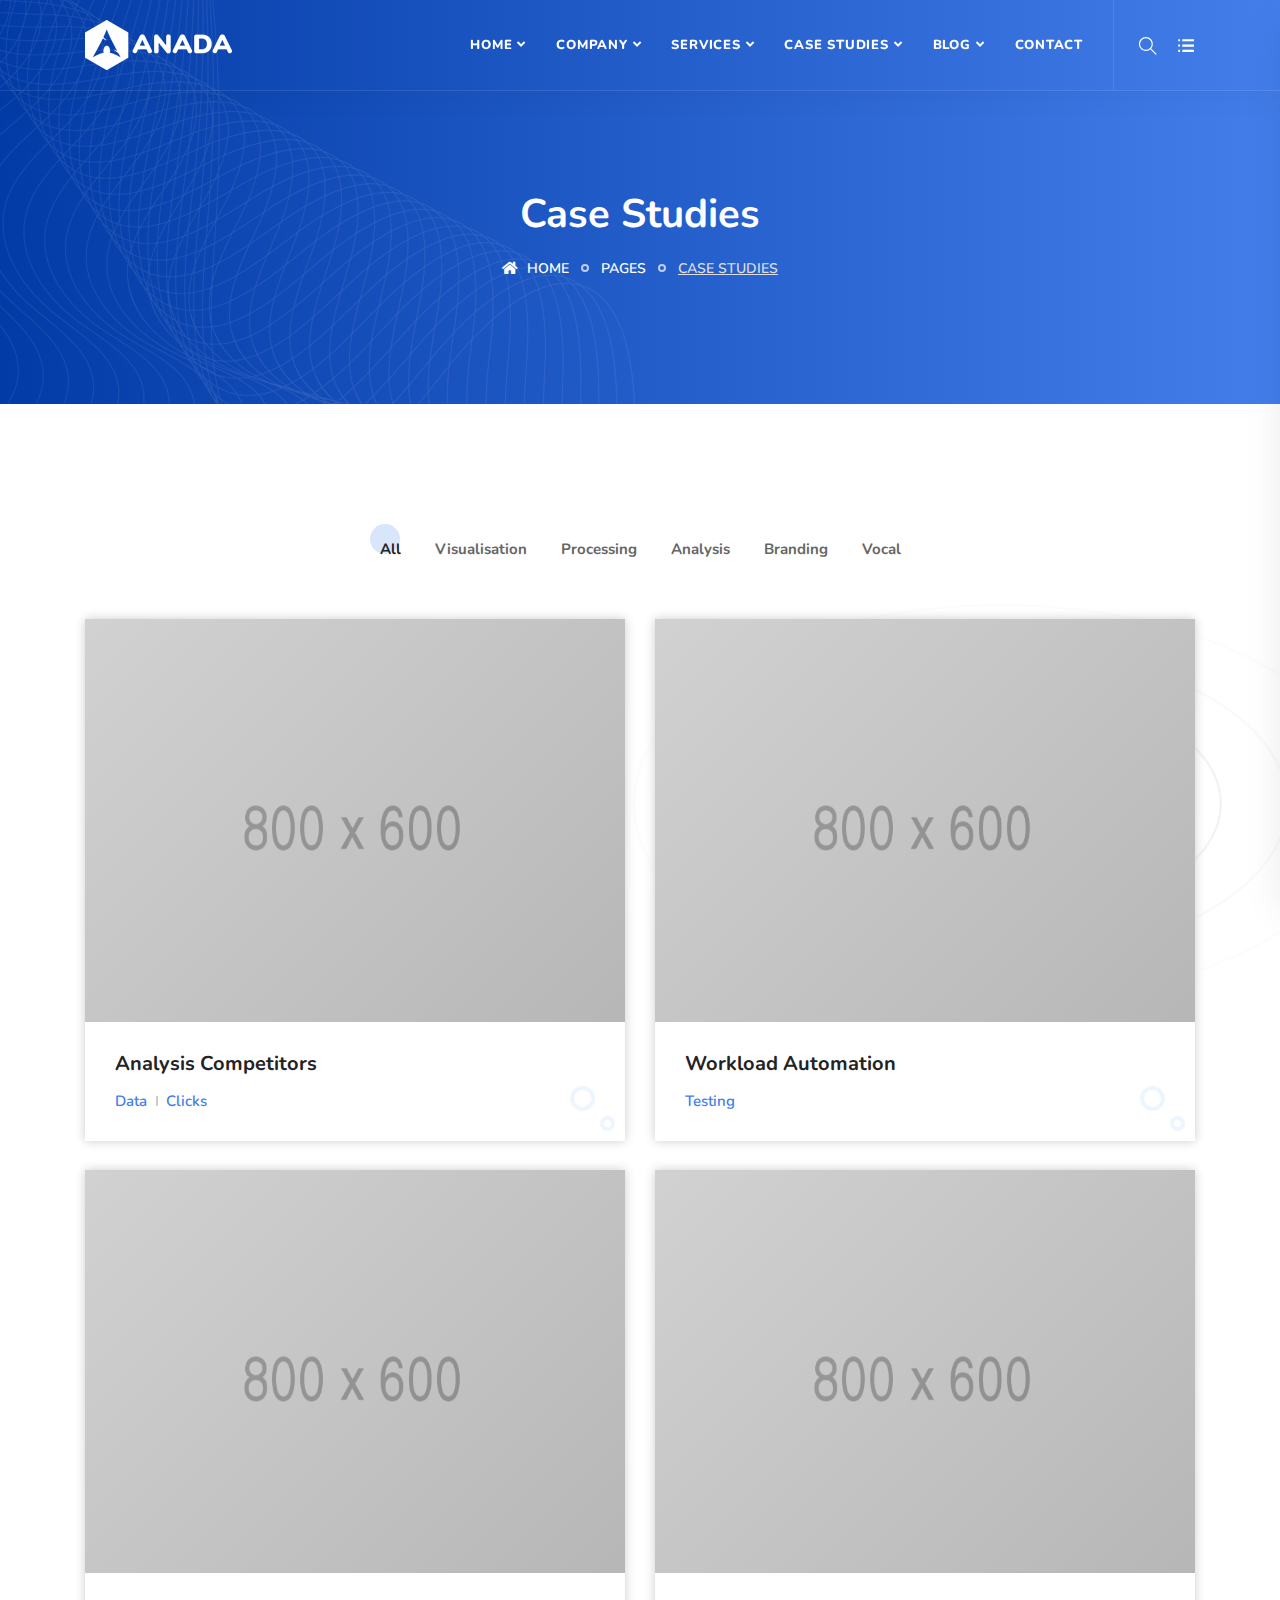
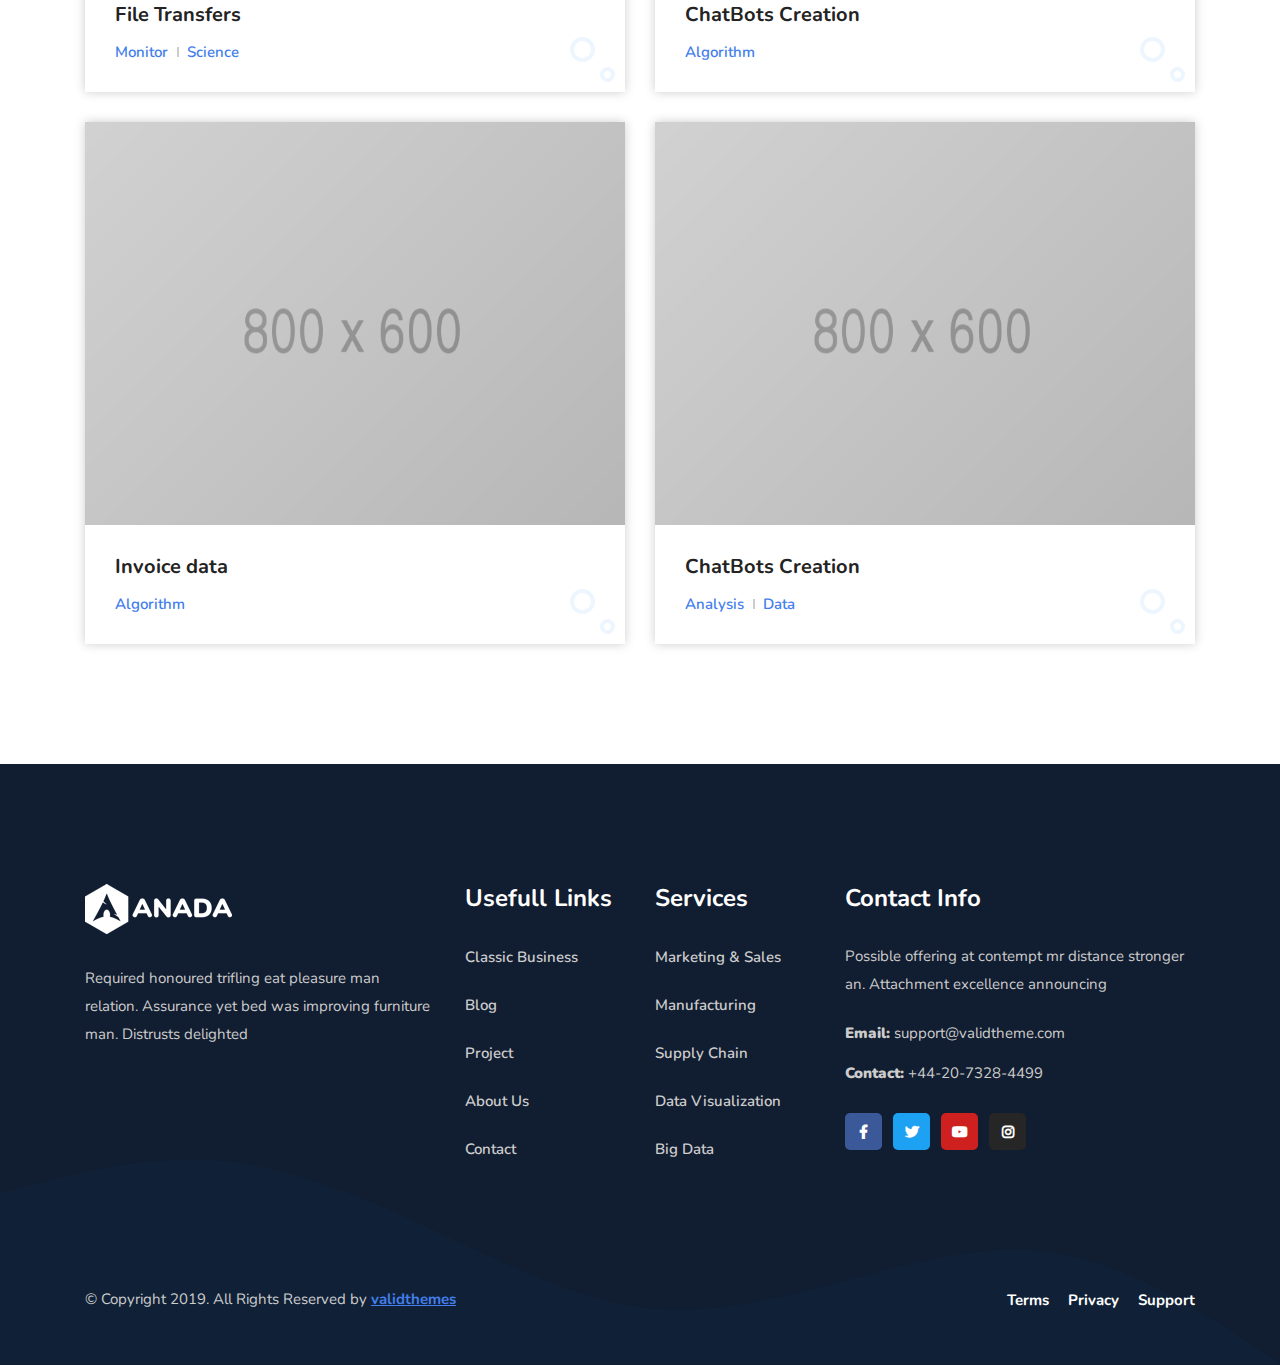
<file: case-studies-2.html>
<!DOCTYPE html>
<html lang="en">

<head>
    <!-- ========== Meta Tags ========== -->
    <meta charset="utf-8">
    <meta http-equiv="X-UA-Compatible" content="IE=edge">
    <meta name="viewport" content="width=device-width, initial-scale=1">
    <meta name="description" content="Anada - Data Science & Analytics Template">

    <!-- ========== Page Title ========== -->
    <title>Anada - Data Science & Analytics Template</title>

    <!-- ========== Favicon Icon ========== -->
    <link rel="shortcut icon" href="assets/img/favicon.png" type="image/x-icon">

    <!-- ========== Start Stylesheet ========== -->
    <link href="assets/css/bootstrap.min.css" rel="stylesheet" />
    <link href="assets/css/font-awesome.min.css" rel="stylesheet" />
    <link href="assets/css/themify-icons.css" rel="stylesheet" />
    <link href="assets/css/flaticon-set.css" rel="stylesheet" />
    <link href="assets/css/magnific-popup.css" rel="stylesheet" />
    <link href="assets/css/owl.carousel.min.css" rel="stylesheet" />
    <link href="assets/css/owl.theme.default.min.css" rel="stylesheet" />
    <link href="assets/css/animate.css" rel="stylesheet" />
    <link href="assets/css/bootsnav.css" rel="stylesheet" />
    <link href="style.css" rel="stylesheet">
    <link href="assets/css/responsive.css" rel="stylesheet" />
    <!-- ========== End Stylesheet ========== -->

    <!-- HTML5 shim and Respond.js for IE8 support of HTML5 elements and media queries -->
    <!-- WARNING: Respond.js doesn't work if you view the page via file:// -->
    <!--[if lt IE 9]>
      <script src="assets/js/html5/html5shiv.min.js"></script>
      <script src="assets/js/html5/respond.min.js"></script>
    <![endif]-->

    <!-- ========== Google Fonts ========== -->
    <link href="https://fonts.googleapis.com/css2?family=Nunito:wght@200;300;400;600;700;800&display=swap" rel="stylesheet">

</head>

<body>

    <!-- Preloader Start -->
    <div class="se-pre-con"></div>
    <!-- Preloader Ends -->

    <!-- Header 
    ============================================= -->
    <header id="home">

        <!-- Start Navigation -->
        <nav class="navbar navbar-default navbar-fixed navbar-transparent transparent white bootsnav">

            <!-- Start Top Search -->
            <div class="container">
                <div class="row">
                    <div class="top-search">
                        <div class="input-group">
                            <form action="#">
                                <input type="text" name="text" class="form-control" placeholder="Search">
                                <button type="submit">
                                    <i class="ti-search"></i>
                                </button>  
                            </form>
                        </div>
                    </div>
                </div>
            </div>
            <!-- End Top Search -->

            <div class="container">

                <!-- Start Atribute Navigation -->
                <div class="attr-nav">
                    <ul>
                        <li class="search"><a href="#"><i class="ti-search"></i></a></li>
                        <li class="side-menu"><a href="#"><i class="ti-menu-alt"></i></a></li>
                    </ul>
                </div>        
                <!-- End Atribute Navigation -->

                <!-- Start Header Navigation -->
                <div class="navbar-header">
                    <button type="button" class="navbar-toggle" data-toggle="collapse" data-target="#navbar-menu">
                        <i class="fa fa-bars"></i>
                    </button>
                    <a class="navbar-brand" href="index.html">
                        <img src="assets/img/logo-light.png" class="logo logo-display" alt="Logo">
                        <img src="assets/img/logo.png" class="logo logo-scrolled" alt="Logo">
                    </a>
                </div>
                <!-- End Header Navigation -->

                <!-- Collect the nav links, forms, and other content for toggling -->
                <div class="collapse navbar-collapse" id="navbar-menu">
                    <ul class="nav navbar-nav navbar-right" data-in="fadeInDown" data-out="fadeOutUp">
                        <li class="dropdown">
                            <a href="#" class="dropdown-toggle active" data-toggle="dropdown" >Home</a>
                            <ul class="dropdown-menu">
                                <li class="dropdown">
                                    <a href="#" class="dropdown-toggle" data-toggle="dropdown" >Home Multipage</a>
                                    <ul class="dropdown-menu">
                                        <li><a href="index.html">Version One</a></li>
                                        <li><a href="index-2.html">Version Two</a></li>
                                        <li><a href="index-3.html">Version Three</a></li>
                                        <li><a href="index-4.html">Version Four</a></li>
                                        <li><a href="index-5.html">Version Five</a></li>
                                        <li><a href="index-6.html">Version Six</a></li>
                                        <li><a href="index-7.html">Version Seven</a></li>
                                        <li><a href="index-8.html">Version Eight</a></li>
                                        <li><a href="index-9.html">Version Nine</a></li>
                                    </ul>
                                </li>
                                <li class="dropdown">
                                    <a href="#" class="dropdown-toggle" data-toggle="dropdown" >Home Onepage</a>
                                    <ul class="dropdown-menu">
                                        <li><a href="index-op.html">Version One</a></li>
                                        <li><a href="index-op-2.html">Version Two</a></li>
                                        <li><a href="index-op-3.html">Version Three</a></li>
                                        <li><a href="index-op-4.html">Version Four</a></li>
                                        <li><a href="index-op-5.html">Version Five</a></li>
                                        <li><a href="index-op-6.html">Version Six</a></li>
                                        <li><a href="index-op-7.html">Version Seven</a></li>
                                        <li><a href="index-op-8.html">Version Eight</a></li>
                                    </ul>
                                </li>
                                <li class="dropdown">
                                    <a href="#" class="dropdown-toggle" data-toggle="dropdown" >Home Dark</a>
                                    <ul class="dropdown-menu">
                                        <li><a href="index-dark.html">Version One</a></li>
                                        <li><a href="index-dark-2.html">Version Two</a></li>
                                        <li><a href="index-dark-3.html">Version Three</a></li>
                                        <li><a href="index-dark-4.html">Version Four</a></li>
                                        <li><a href="index-dark-5.html">Version Five</a></li>
                                        <li><a href="index-dark-6.html">Version Six</a></li>
                                    </ul>
                                </li>
                            </ul>
                        </li>
                        <li class="dropdown">
                            <a href="#" class="dropdown-toggle" data-toggle="dropdown" >Company</a>
                            <ul class="dropdown-menu">
                                <li><a href="about-us.html">About Company</a></li>
                                <li><a href="team.html">Meet Our Team</a></li>
                                <li><a href="contact.html">Get in Touch</a></li>
                                <li><a target="_blank" href="login.html">Login</a></li>
                                <li><a target="_blank" href="register.html">Register</a></li>
                                <li><a href="404.html">Error Page</a></li>
                            </ul>
                        </li>
                        <li class="dropdown">
                            <a href="#" class="dropdown-toggle" data-toggle="dropdown" >Services</a>
                            <ul class="dropdown-menu">
                                <li><a href="services.html">Services Version One</a></li>
                                <li><a href="services-2.html">Services Version Two</a></li>
                                <li><a href="services-3.html">Services Version Three</a></li>
                                <li><a href="services-4.html">Services Version Four</a></li>
                                <li><a href="services-single.html">Services Single</a></li>
                            </ul>
                        </li>
                        <li class="dropdown">
                            <a href="#" class="dropdown-toggle" data-toggle="dropdown" >Case Studies</a>
                            <ul class="dropdown-menu">
                                <li><a href="case-studies-1.html">Case Studies One</a></li>
                                <li><a href="case-studies-2.html">Case Studies Two</a></li>
                                <li><a href="case-studies-3.html">Case Studies Three</a></li>
                                <li><a href="case-studies-carousel.html">Case Studies Carousel</a></li>
                                <li><a href="case-studies-single.html">Case Studies Details</a></li>
                            </ul>
                        </li>
                        <li class="dropdown">
                            <a href="#" class="dropdown-toggle" data-toggle="dropdown" >Blog</a>
                            <ul class="dropdown-menu">
                                <li><a href="blog-standard.html">Blog Standard</a></li>
                                <li><a href="blog-with-sidebar.html">Blog With Sidebar</a></li>
                                <li><a href="blog-2-colum.html">Blog Grid Two Colum</a></li>
                                <li><a href="blog-3-colum.html">Blog Grid Three Colum</a></li>
                                <li><a href="blog-single.html">Blog Single</a></li>
                                <li><a href="blog-single-with-sidebar.html">Blog Single With Sidebar</a></li>
                            </ul>
                        </li>
                        <li>
                            <a href="contact.html">Contact</a>
                        </li>
                    </ul>
                </div><!-- /.navbar-collapse -->
            </div>

            <!-- Start Side Menu -->
            <div class="side">
                <a href="#" class="close-side"><i class="ti-close"></i></a>
                <div class="widget">
                    <h4 class="title">Contact Info</h4>
                    <ul class="contact">
                        <li>
                            <div class="icon">
                                <i class="flaticon-email"></i>
                            </div>
                            <div class="info">
                                <span>Email</span> Info@gmail.com
                            </div>
                        </li>
                        <li>
                            <div class="icon">
                                <i class="flaticon-call-1"></i>
                            </div>
                            <div class="info">
                                <span>Phone</span> +123 456 7890
                            </div>
                        </li>
                        <li>
                            <div class="icon">
                                <i class="flaticon-countdown"></i>
                            </div>
                            <div class="info">
                                <span>Office Hours</span> Sat - Wed : 8:00 - 4:00
                            </div> 
                        </li>
                    </ul>
                </div>
                <div class="widget">
                    <h4 class="title">Additional Links</h4>
                    <ul>
                        <li><a href="#">About</a></li>
                        <li><a href="#">Projects</a></li>
                        <li><a href="#">Login</a></li>
                        <li><a href="#">Register</a></li>
                    </ul>
                </div>
                <div class="widget social">
                    <h4 class="title">Connect With Us</h4>
                    <ul class="link">
                        <li class="facebook"><a href="#"><i class="fab fa-facebook-f"></i></a></li>
                        <li class="twitter"><a href="#"><i class="fab fa-twitter"></i></a></li>
                        <li class="pinterest"><a href="#"><i class="fab fa-pinterest"></i></a></li>
                        <li class="dribbble"><a href="#"><i class="fab fa-dribbble"></i></a></li>
                    </ul>
                </div>
            </div>
            <!-- End Side Menu -->

        </nav>
        <!-- End Navigation -->

    </header>
    <!-- End Header -->

    <!-- Start Breadcrumb 
    ============================================= -->
    <div class="breadcrumb-area gradient-bg text-light text-center">
        <!-- Fixed BG -->
        <div class="fixed-bg" style="background-image: url(assets/img/shape/1.png);"></div>
        <!-- Fixed BG -->
        <div class="container">
            <div class="row">
                <div class="col-lg-8 offset-lg-2">
                    <h1>Case Studies</h1>
                    <ul class="breadcrumb">
                        <li><a href="#"><i class="fas fa-home"></i> Home</a></li>
                        <li><a href="#">Pages</a></li>
                        <li class="active">Case Studies</li>
                    </ul>
                </div>
            </div>
        </div>
    </div>
    <!-- End Breadcrumb -->

    <!-- Star Projects
    ============================================= -->
    <div class="projects-area overflow-hidden default-padding">
        <!-- Fixed BG -->
        <div class="fixed-bg" style="background-image: url(assets/img/shape/2.png);"></div>
        <!-- Fixed BG -->
        <div class="container">
            <div class="project-items-area">
                <div class="row">
                    <div class="col-lg-12">
                        <div class="gallery-content">
                            <div class="mix-item-menu text-center">
                                <button class="active" data-filter="*">All</button>
                                <button data-filter=".development">Visualisation</button>
                                <button data-filter=".consulting">Processing</button>
                                <button data-filter=".finance">Analysis</button>
                                <button data-filter=".branding">Branding</button>
                                <button data-filter=".capital">Vocal</button>
                            </div>
                            <!-- End Mixitup Nav-->

                            <div class="magnific-mix-gallery masonary">
                                <div id="portfolio-grid" class="gallery-items projects-items colums-2">
                                    <!-- Single Item -->
                                    <div class="pf-item development capital">
                                        <div class="single-item">
                                            <div class="thumb item-effect">
                                                <img src="assets/img/800x600.png" alt="Thumb">
                                                <div class="effect-info">
                                                    <a href="assets/img/800x600.png" class="item popup-link">
                                                        <i class="fas fa-camera"></i>
                                                    </a>
                                                </div>
                                            </div>
                                            <div class="info">
                                                <h5>
                                                    <a href="#">Analysis Competitors</a>
                                                </h5>
                                                <ul>
                                                    <li>Data</li>
                                                    <li>Clicks</li>
                                                </ul>
                                            </div>
                                        </div>
                                    </div>
                                    <!-- End Single Item -->
                                    <!-- Single Item -->
                                    <div class="pf-item consulting branding">
                                        <div class="single-item">
                                            <div class="thumb item-effect">
                                                <img src="assets/img/800x600.png" alt="Thumb">
                                                <div class="effect-info">
                                                    <a href="https://www.youtube.com/watch?v=owhuBrGIOsE" class="popup-youtube">
                                                        <i class="fas fa-video"></i>
                                                    </a>
                                                </div>
                                            </div>
                                            <div class="info">
                                                <h5>
                                                    <a href="#">Workload Automation</a>
                                                </h5>
                                                <ul>
                                                    <li>Testing</li>
                                                </ul>
                                            </div>
                                        </div>
                                    </div>
                                    <!-- End Single Item -->
                                    <!-- Single Item -->
                                    <div class="pf-item consulting finance">
                                        <div class="single-item">
                                            <div class="thumb item-effect">
                                                <img src="assets/img/800x600.png" alt="Thumb">
                                                <div class="effect-info">
                                                    <a href="assets/img/800x600.png" class="item popup-link">
                                                        <i class="fas fa-camera"></i>
                                                    </a>
                                                </div>
                                            </div>
                                            <div class="info">
                                                <h5>
                                                    <a href="#">File Transfers</a>
                                                </h5>
                                                <ul>
                                                    <li>Monitor</li>
                                                    <li>Science</li>
                                                </ul>
                                            </div>
                                        </div>
                                    </div>
                                    <!-- End Single Item -->
                                    <!-- Single Item -->
                                    <div class="pf-item finance">
                                        <div class="single-item">
                                            <div class="thumb item-effect">
                                                <img src="assets/img/800x600.png" alt="Thumb">
                                                <div class="effect-info">
                                                    <a href="assets/img/800x600.png" class="item popup-link">
                                                        <i class="fas fa-camera"></i>
                                                    </a>
                                                </div>
                                            </div>
                                            <div class="info">
                                                <h5>
                                                    <a href="#">ChatBots Creation</a>
                                                </h5>
                                                <ul>
                                                    <li>Algorithm</li>
                                                </ul>
                                            </div>
                                        </div>
                                    </div>
                                    <!-- End Single Item -->
                                    <!-- Single Item -->
                                    <div class="pf-item capital development">
                                        <div class="single-item">
                                            <div class="thumb item-effect">
                                                <img src="assets/img/800x600.png" alt="Thumb">
                                                <div class="effect-info">
                                                    <a href="https://www.youtube.com/watch?v=owhuBrGIOsE" class="popup-youtube">
                                                        <i class="fas fa-video"></i>
                                                    </a>
                                                </div>
                                            </div>
                                            <div class="info">
                                                <h5>
                                                    <a href="#">Invoice data</a>
                                                </h5>
                                                <ul>
                                                    <li>Algorithm</li>
                                                </ul>
                                            </div>
                                        </div>
                                    </div>
                                    <!-- End Single Item -->
                                    <!-- Single Item -->
                                    <div class="pf-item consulting branding">
                                        <div class="single-item">
                                            <div class="thumb item-effect">
                                                <img src="assets/img/800x600.png" alt="Thumb">
                                                <div class="effect-info">
                                                    <a href="assets/img/800x600.png" class="item popup-link">
                                                        <i class="fas fa-camera"></i>
                                                    </a>
                                                </div>
                                            </div>
                                            <div class="info">
                                                <h5>
                                                    <a href="#">ChatBots Creation</a>
                                                </h5>
                                                <ul>
                                                    <li>Analysis</li>
                                                    <li>Data</li>
                                                </ul>
                                            </div>
                                        </div>
                                    </div>
                                    <!-- Single Item -->
                                </div>
                            </div>
                        </div>
                    </div>
                </div>
            </div>
        </div>
    </div>
    <!-- End Projects -->

    <!-- Star Footer
    ============================================= -->
    <footer class="bg-dark text-light">
        <div class="container">
            <div class="f-items default-padding">
                <div class="row">
                    <div class="equal-height col-lg-4 col-md-6 item">
                        <div class="f-item about">
                            <img src="assets/img/logo-light.png" alt="Logo">
                            <p>
                                Required honoured trifling eat pleasure man relation. Assurance yet bed was improving furniture man. Distrusts delighted
                            </p>
                        </div>
                    </div>

                    <div class="equal-height col-lg-2 col-md-6 item">
                        <div class="f-item link">
                            <h4 class="widget-title">Usefull Links</h4>
                            <ul>
                                <li>
                                    <a href="#">Classic Business</a>
                                </li>
                                <li>
                                    <a href="#">Blog</a>
                                </li>
                                <li>
                                    <a href="#">Project</a>
                                </li>
                                <li>
                                    <a href="#">About Us</a>
                                </li>
                                <li>
                                    <a href="#">Contact</a>
                                </li>
                            </ul>
                        </div>
                    </div>

                    <div class="equal-height col-lg-2 col-md-6 item">
                        <div class="f-item link">
                            <h4 class="widget-title">Services</h4>
                            <ul>
                                <li>
                                    <a href="#">Marketing & Sales</a>
                                </li>
                                <li>
                                    <a href="#">Manufacturing</a>
                                </li>
                                <li>
                                    <a href="#">Supply Chain</a>
                                </li>
                                <li>
                                    <a href="#">Data Visualization</a>
                                </li>
                                <li>
                                    <a href="#">Big Data</a>
                                </li>
                            </ul>
                        </div>
                    </div>

                    <div class="equal-height col-lg-4 col-md-6 item">
                        <div class="f-item contact">
                            <h4 class="widget-title">Contact Info</h4>
                            <p>
                                 Possible offering at contempt mr distance stronger an. Attachment excellence announcing
                            </p>
                            <div class="address">
                                <ul>
                                    <li>
                                        <strong>Email:</strong> support@validtheme.com
                                    </li>
                                    <li>
                                        <strong>Contact:</strong> +44-20-7328-4499
                                    </li>
                                </ul>
                            </div>
                            <ul class="social">
                                <li class="facebook">
                                    <a href="#"><i class="fab fa-facebook-f"></i></a>
                                </li>
                                <li class="twitter">
                                    <a href="#"><i class="fab fa-twitter"></i></a>
                                </li>
                                <li class="youtube">
                                    <a href="#"><i class="fab fa-youtube"></i></a>
                                </li>
                                <li class="instagram">
                                    <a href="#"><i class="fab fa-instagram"></i></a>
                                </li>
                            </ul>
                        </div>
                    </div>
                </div>
            </div>
            <div class="footer-bottom">
                <div class="row">
                    <div class="col-lg-6">
                        <p>&copy; Copyright 2019. All Rights Reserved by <a href="#">validthemes</a></p>
                    </div>
                    <div class="col-lg-6 text-right link">
                        <ul>
                            <li>
                                <a href="#">Terms</a>
                            </li>
                            <li>
                                <a href="#">Privacy</a>
                            </li>
                            <li>
                                <a href="#">Support</a>
                            </li>
                        </ul>
                    </div>
                </div>
            </div>
        </div>
        <!-- Shape -->
        <div class="footer-shape" style="background-image: url(assets/img/shape/1.svg);"></div>
        <!-- End Shape -->
    </footer>
    <!-- End Footer-->

    <!-- jQuery Frameworks
    ============================================= -->
    <script src="assets/js/jquery-1.12.4.min.js"></script>
    <script src="assets/js/popper.min.js"></script>
    <script src="assets/js/bootstrap.min.js"></script>
    <script src="assets/js/equal-height.min.js"></script>
    <script src="assets/js/jquery.appear.js"></script>
    <script src="assets/js/jquery.easing.min.js"></script>
    <script src="assets/js/jquery.magnific-popup.min.js"></script>
    <script src="assets/js/modernizr.custom.13711.js"></script>
    <script src="assets/js/owl.carousel.min.js"></script>
    <script src="assets/js/wow.min.js"></script>
    <script src="assets/js/progress-bar.min.js"></script>
    <script src="assets/js/isotope.pkgd.min.js"></script>
    <script src="assets/js/imagesloaded.pkgd.min.js"></script>
    <script src="assets/js/count-to.js"></script>
    <script src="assets/js/YTPlayer.min.js"></script>
    <script src="assets/js/circle-progress.js"></script>
    <script src="assets/js/bootsnav.js"></script>
    <script src="assets/js/main.js"></script>

</body>
</html>
</file>
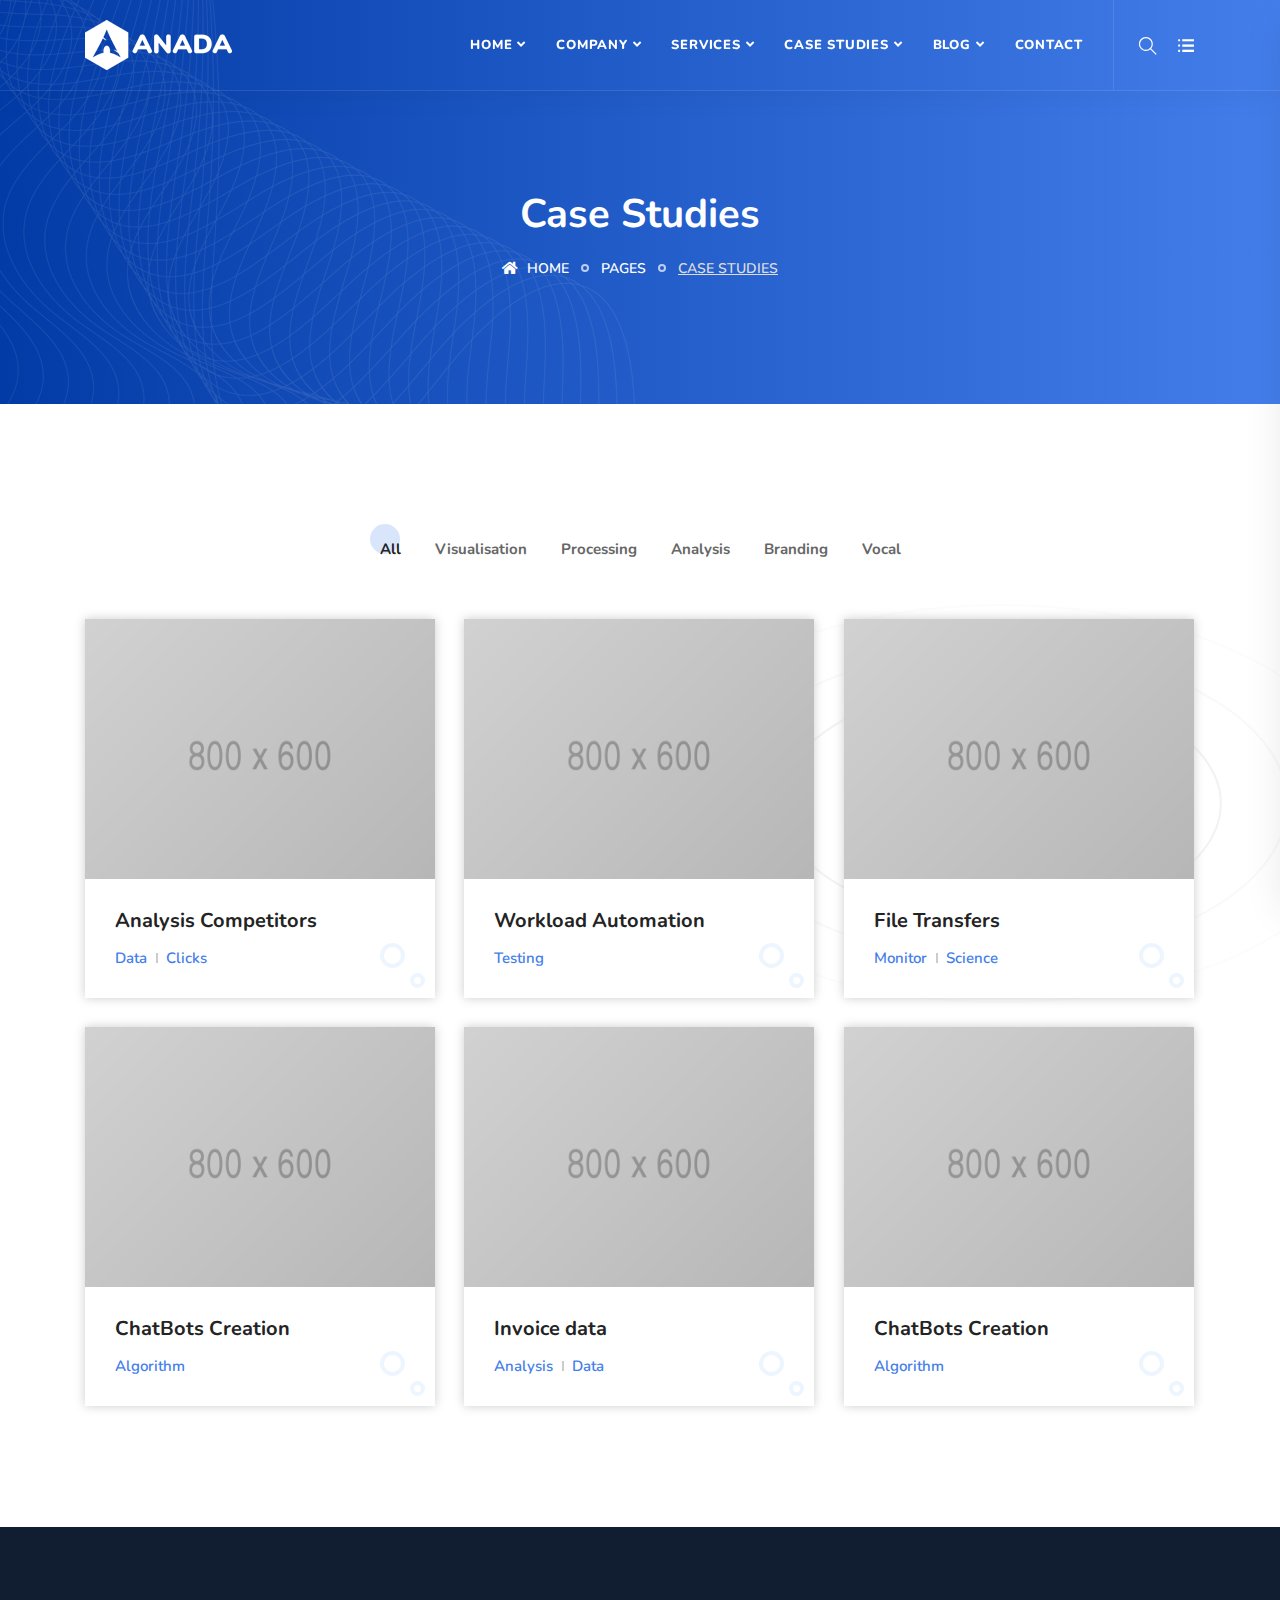
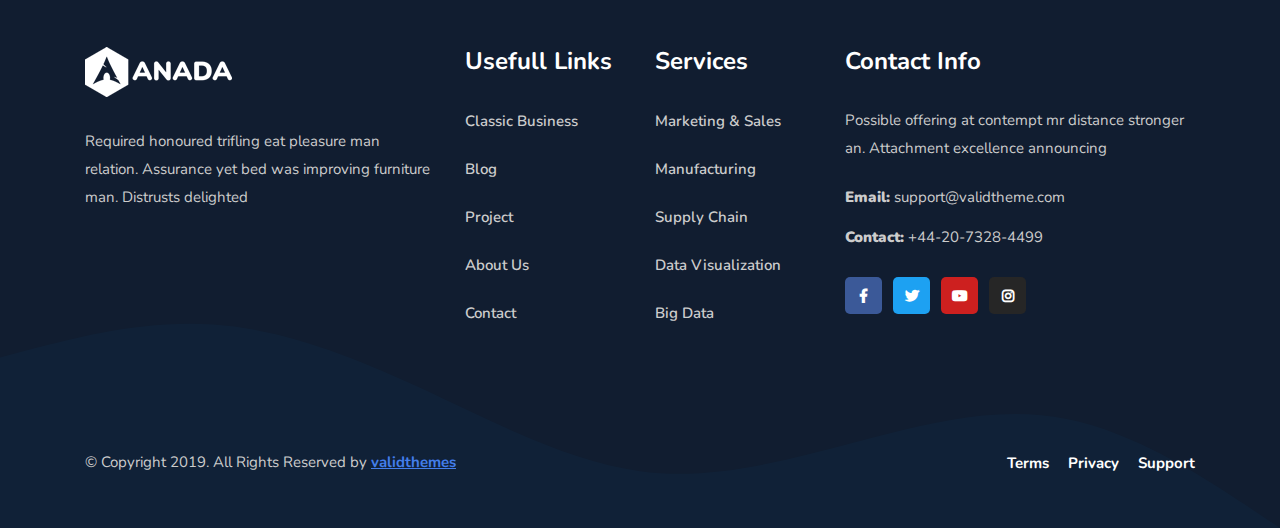
<file: case-studies-3.html>
<!DOCTYPE html>
<html lang="en">

<head>
    <!-- ========== Meta Tags ========== -->
    <meta charset="utf-8">
    <meta http-equiv="X-UA-Compatible" content="IE=edge">
    <meta name="viewport" content="width=device-width, initial-scale=1">
    <meta name="description" content="Anada - Data Science & Analytics Template">

    <!-- ========== Page Title ========== -->
    <title>Anada - Data Science & Analytics Template</title>

    <!-- ========== Favicon Icon ========== -->
    <link rel="shortcut icon" href="assets/img/favicon.png" type="image/x-icon">

    <!-- ========== Start Stylesheet ========== -->
    <link href="assets/css/bootstrap.min.css" rel="stylesheet" />
    <link href="assets/css/font-awesome.min.css" rel="stylesheet" />
    <link href="assets/css/themify-icons.css" rel="stylesheet" />
    <link href="assets/css/flaticon-set.css" rel="stylesheet" />
    <link href="assets/css/magnific-popup.css" rel="stylesheet" />
    <link href="assets/css/owl.carousel.min.css" rel="stylesheet" />
    <link href="assets/css/owl.theme.default.min.css" rel="stylesheet" />
    <link href="assets/css/animate.css" rel="stylesheet" />
    <link href="assets/css/bootsnav.css" rel="stylesheet" />
    <link href="style.css" rel="stylesheet">
    <link href="assets/css/responsive.css" rel="stylesheet" />
    <!-- ========== End Stylesheet ========== -->

    <!-- HTML5 shim and Respond.js for IE8 support of HTML5 elements and media queries -->
    <!-- WARNING: Respond.js doesn't work if you view the page via file:// -->
    <!--[if lt IE 9]>
      <script src="assets/js/html5/html5shiv.min.js"></script>
      <script src="assets/js/html5/respond.min.js"></script>
    <![endif]-->

    <!-- ========== Google Fonts ========== -->
    <link href="https://fonts.googleapis.com/css2?family=Nunito:wght@200;300;400;600;700;800&display=swap" rel="stylesheet">

</head>

<body>

    <!-- Preloader Start -->
    <div class="se-pre-con"></div>
    <!-- Preloader Ends -->

    <!-- Header 
    ============================================= -->
    <header id="home">

        <!-- Start Navigation -->
        <nav class="navbar navbar-default navbar-fixed navbar-transparent transparent white bootsnav">

            <!-- Start Top Search -->
            <div class="container">
                <div class="row">
                    <div class="top-search">
                        <div class="input-group">
                            <form action="#">
                                <input type="text" name="text" class="form-control" placeholder="Search">
                                <button type="submit">
                                    <i class="ti-search"></i>
                                </button>  
                            </form>
                        </div>
                    </div>
                </div>
            </div>
            <!-- End Top Search -->

            <div class="container">

                <!-- Start Atribute Navigation -->
                <div class="attr-nav">
                    <ul>
                        <li class="search"><a href="#"><i class="ti-search"></i></a></li>
                        <li class="side-menu"><a href="#"><i class="ti-menu-alt"></i></a></li>
                    </ul>
                </div>        
                <!-- End Atribute Navigation -->

                <!-- Start Header Navigation -->
                <div class="navbar-header">
                    <button type="button" class="navbar-toggle" data-toggle="collapse" data-target="#navbar-menu">
                        <i class="fa fa-bars"></i>
                    </button>
                    <a class="navbar-brand" href="index.html">
                        <img src="assets/img/logo-light.png" class="logo logo-display" alt="Logo">
                        <img src="assets/img/logo.png" class="logo logo-scrolled" alt="Logo">
                    </a>
                </div>
                <!-- End Header Navigation -->

                <!-- Collect the nav links, forms, and other content for toggling -->
                <div class="collapse navbar-collapse" id="navbar-menu">
                    <ul class="nav navbar-nav navbar-right" data-in="fadeInDown" data-out="fadeOutUp">
                        <li class="dropdown">
                            <a href="#" class="dropdown-toggle active" data-toggle="dropdown" >Home</a>
                            <ul class="dropdown-menu">
                                <li class="dropdown">
                                    <a href="#" class="dropdown-toggle" data-toggle="dropdown" >Home Multipage</a>
                                    <ul class="dropdown-menu">
                                        <li><a href="index.html">Version One</a></li>
                                        <li><a href="index-2.html">Version Two</a></li>
                                        <li><a href="index-3.html">Version Three</a></li>
                                        <li><a href="index-4.html">Version Four</a></li>
                                        <li><a href="index-5.html">Version Five</a></li>
                                        <li><a href="index-6.html">Version Six</a></li>
                                        <li><a href="index-7.html">Version Seven</a></li>
                                        <li><a href="index-8.html">Version Eight</a></li>
                                        <li><a href="index-9.html">Version Nine</a></li>
                                    </ul>
                                </li>
                                <li class="dropdown">
                                    <a href="#" class="dropdown-toggle" data-toggle="dropdown" >Home Onepage</a>
                                    <ul class="dropdown-menu">
                                        <li><a href="index-op.html">Version One</a></li>
                                        <li><a href="index-op-2.html">Version Two</a></li>
                                        <li><a href="index-op-3.html">Version Three</a></li>
                                        <li><a href="index-op-4.html">Version Four</a></li>
                                        <li><a href="index-op-5.html">Version Five</a></li>
                                        <li><a href="index-op-6.html">Version Six</a></li>
                                        <li><a href="index-op-7.html">Version Seven</a></li>
                                        <li><a href="index-op-8.html">Version Eight</a></li>
                                    </ul>
                                </li>
                                <li class="dropdown">
                                    <a href="#" class="dropdown-toggle" data-toggle="dropdown" >Home Dark</a>
                                    <ul class="dropdown-menu">
                                        <li><a href="index-dark.html">Version One</a></li>
                                        <li><a href="index-dark-2.html">Version Two</a></li>
                                        <li><a href="index-dark-3.html">Version Three</a></li>
                                        <li><a href="index-dark-4.html">Version Four</a></li>
                                        <li><a href="index-dark-5.html">Version Five</a></li>
                                        <li><a href="index-dark-6.html">Version Six</a></li>
                                    </ul>
                                </li>
                            </ul>
                        </li>
                        <li class="dropdown">
                            <a href="#" class="dropdown-toggle" data-toggle="dropdown" >Company</a>
                            <ul class="dropdown-menu">
                                <li><a href="about-us.html">About Company</a></li>
                                <li><a href="team.html">Meet Our Team</a></li>
                                <li><a href="contact.html">Get in Touch</a></li>
                                <li><a target="_blank" href="login.html">Login</a></li>
                                <li><a target="_blank" href="register.html">Register</a></li>
                                <li><a href="404.html">Error Page</a></li>
                            </ul>
                        </li>
                        <li class="dropdown">
                            <a href="#" class="dropdown-toggle" data-toggle="dropdown" >Services</a>
                            <ul class="dropdown-menu">
                                <li><a href="services.html">Services Version One</a></li>
                                <li><a href="services-2.html">Services Version Two</a></li>
                                <li><a href="services-3.html">Services Version Three</a></li>
                                <li><a href="services-4.html">Services Version Four</a></li>
                                <li><a href="services-single.html">Services Single</a></li>
                            </ul>
                        </li>
                        <li class="dropdown">
                            <a href="#" class="dropdown-toggle" data-toggle="dropdown" >Case Studies</a>
                            <ul class="dropdown-menu">
                                <li><a href="case-studies-1.html">Case Studies One</a></li>
                                <li><a href="case-studies-2.html">Case Studies Two</a></li>
                                <li><a href="case-studies-3.html">Case Studies Three</a></li>
                                <li><a href="case-studies-carousel.html">Case Studies Carousel</a></li>
                                <li><a href="case-studies-single.html">Case Studies Details</a></li>
                            </ul>
                        </li>
                        <li class="dropdown">
                            <a href="#" class="dropdown-toggle" data-toggle="dropdown" >Blog</a>
                            <ul class="dropdown-menu">
                                <li><a href="blog-standard.html">Blog Standard</a></li>
                                <li><a href="blog-with-sidebar.html">Blog With Sidebar</a></li>
                                <li><a href="blog-2-colum.html">Blog Grid Two Colum</a></li>
                                <li><a href="blog-3-colum.html">Blog Grid Three Colum</a></li>
                                <li><a href="blog-single.html">Blog Single</a></li>
                                <li><a href="blog-single-with-sidebar.html">Blog Single With Sidebar</a></li>
                            </ul>
                        </li>
                        <li>
                            <a href="contact.html">Contact</a>
                        </li>
                    </ul>
                </div><!-- /.navbar-collapse -->
            </div>

            <!-- Start Side Menu -->
            <div class="side">
                <a href="#" class="close-side"><i class="ti-close"></i></a>
                <div class="widget">
                    <h4 class="title">Contact Info</h4>
                    <ul class="contact">
                        <li>
                            <div class="icon">
                                <i class="flaticon-email"></i>
                            </div>
                            <div class="info">
                                <span>Email</span> Info@gmail.com
                            </div>
                        </li>
                        <li>
                            <div class="icon">
                                <i class="flaticon-call-1"></i>
                            </div>
                            <div class="info">
                                <span>Phone</span> +123 456 7890
                            </div>
                        </li>
                        <li>
                            <div class="icon">
                                <i class="flaticon-countdown"></i>
                            </div>
                            <div class="info">
                                <span>Office Hours</span> Sat - Wed : 8:00 - 4:00
                            </div> 
                        </li>
                    </ul>
                </div>
                <div class="widget">
                    <h4 class="title">Additional Links</h4>
                    <ul>
                        <li><a href="#">About</a></li>
                        <li><a href="#">Projects</a></li>
                        <li><a href="#">Login</a></li>
                        <li><a href="#">Register</a></li>
                    </ul>
                </div>
                <div class="widget social">
                    <h4 class="title">Connect With Us</h4>
                    <ul class="link">
                        <li class="facebook"><a href="#"><i class="fab fa-facebook-f"></i></a></li>
                        <li class="twitter"><a href="#"><i class="fab fa-twitter"></i></a></li>
                        <li class="pinterest"><a href="#"><i class="fab fa-pinterest"></i></a></li>
                        <li class="dribbble"><a href="#"><i class="fab fa-dribbble"></i></a></li>
                    </ul>
                </div>
            </div>
            <!-- End Side Menu -->

        </nav>
        <!-- End Navigation -->

    </header>
    <!-- End Header -->

    <!-- Start Breadcrumb 
    ============================================= -->
    <div class="breadcrumb-area gradient-bg text-light text-center">
        <!-- Fixed BG -->
        <div class="fixed-bg" style="background-image: url(assets/img/shape/1.png);"></div>
        <!-- Fixed BG -->
        <div class="container">
            <div class="row">
                <div class="col-lg-8 offset-lg-2">
                    <h1>Case Studies</h1>
                    <ul class="breadcrumb">
                        <li><a href="#"><i class="fas fa-home"></i> Home</a></li>
                        <li><a href="#">Pages</a></li>
                        <li class="active">Case Studies</li>
                    </ul>
                </div>
            </div>
        </div>
    </div>
    <!-- End Breadcrumb -->

    <!-- Star Projects
    ============================================= -->
    <div class="projects-area overflow-hidden default-padding">
        <!-- Fixed BG -->
        <div class="fixed-bg" style="background-image: url(assets/img/shape/2.png);"></div>
        <!-- Fixed BG -->
        <div class="container">
            <div class="project-items-area">
                <div class="row">
                    <div class="col-lg-12">
                        <div class="gallery-content">
                            <div class="mix-item-menu text-center">
                                <button class="active" data-filter="*">All</button>
                                <button data-filter=".development">Visualisation</button>
                                <button data-filter=".consulting">Processing</button>
                                <button data-filter=".finance">Analysis</button>
                                <button data-filter=".branding">Branding</button>
                                <button data-filter=".capital">Vocal</button>
                            </div>
                            <!-- End Mixitup Nav-->

                            <div class="magnific-mix-gallery masonary">
                                <div id="portfolio-grid" class="gallery-items projects-items colums-3">
                                    <!-- Single Item -->
                                    <div class="pf-item development capital">
                                        <div class="single-item">
                                            <div class="thumb item-effect">
                                                <img src="assets/img/800x600.png" alt="Thumb">
                                                <div class="effect-info">
                                                    <a href="assets/img/800x600.png" class="item popup-link">
                                                        <i class="fas fa-camera"></i>
                                                    </a>
                                                </div>
                                            </div>
                                            <div class="info">
                                                <h5>
                                                    <a href="#">Analysis Competitors</a>
                                                </h5>
                                                <ul>
                                                    <li>Data</li>
                                                    <li>Clicks</li>
                                                </ul>
                                            </div>
                                        </div>
                                    </div>
                                    <!-- End Single Item -->
                                    <!-- Single Item -->
                                    <div class="pf-item consulting branding">
                                        <div class="single-item">
                                            <div class="thumb item-effect">
                                                <img src="assets/img/800x600.png" alt="Thumb">
                                                <div class="effect-info">
                                                    <a href="https://www.youtube.com/watch?v=owhuBrGIOsE" class="popup-youtube">
                                                        <i class="fas fa-video"></i>
                                                    </a>
                                                </div>
                                            </div>
                                            <div class="info">
                                                <h5>
                                                    <a href="#">Workload Automation</a>
                                                </h5>
                                                <ul>
                                                    <li>Testing</li>
                                                </ul>
                                            </div>
                                        </div>
                                    </div>
                                    <!-- End Single Item -->
                                    <!-- Single Item -->
                                    <div class="pf-item consulting finance">
                                        <div class="single-item">
                                            <div class="thumb item-effect">
                                                <img src="assets/img/800x600.png" alt="Thumb">
                                                <div class="effect-info">
                                                    <a href="assets/img/800x600.png" class="item popup-link">
                                                        <i class="fas fa-camera"></i>
                                                    </a>
                                                </div>
                                            </div>
                                            <div class="info">
                                                <h5>
                                                    <a href="#">File Transfers</a>
                                                </h5>
                                                <ul>
                                                    <li>Monitor</li>
                                                    <li>Science</li>
                                                </ul>
                                            </div>
                                        </div>
                                    </div>
                                    <!-- End Single Item -->
                                    <!-- Single Item -->
                                    <div class="pf-item finance">
                                        <div class="single-item">
                                            <div class="thumb item-effect">
                                                <img src="assets/img/800x600.png" alt="Thumb">
                                                <div class="effect-info">
                                                    <a href="assets/img/800x600.png" class="item popup-link">
                                                        <i class="fas fa-camera"></i>
                                                    </a>
                                                </div>
                                            </div>
                                            <div class="info">
                                                <h5>
                                                    <a href="#">ChatBots Creation</a>
                                                </h5>
                                                <ul>
                                                    <li>Algorithm</li>
                                                </ul>
                                            </div>
                                        </div>
                                    </div>
                                    <!-- End Single Item -->
                                    <!-- Single Item -->
                                    <div class="pf-item capital development">
                                        <div class="single-item">
                                            <div class="thumb item-effect">
                                                <img src="assets/img/800x600.png" alt="Thumb">
                                                <div class="effect-info">
                                                    <a href="https://www.youtube.com/watch?v=owhuBrGIOsE" class="popup-youtube">
                                                        <i class="fas fa-video"></i>
                                                    </a>
                                                </div>
                                            </div>
                                            <div class="info">
                                                <h5>
                                                    <a href="#">Invoice data</a>
                                                </h5>
                                                <ul>
                                                    <li>Analysis</li>
                                                    <li>Data</li>
                                                </ul>
                                            </div>
                                        </div>
                                    </div>
                                    <!-- End Single Item -->
                                    <!-- Single Item -->
                                    <div class="pf-item consulting branding">
                                        <div class="single-item">
                                            <div class="thumb item-effect">
                                                <img src="assets/img/800x600.png" alt="Thumb">
                                                <div class="effect-info">
                                                    <a href="assets/img/800x600.png" class="item popup-link">
                                                        <i class="fas fa-camera"></i>
                                                    </a>
                                                </div>
                                            </div>
                                            <div class="info">
                                                <h5>
                                                    <a href="#">ChatBots Creation</a>
                                                </h5>
                                                <ul>
                                                    <li>Algorithm</li>
                                                </ul>
                                            </div>
                                        </div>
                                    </div>
                                    <!-- Single Item -->
                                </div>
                            </div>
                        </div>
                    </div>
                </div>
            </div>
        </div>
    </div>
    <!-- End Projects -->

    <!-- Star Footer
    ============================================= -->
    <footer class="bg-dark text-light">
        <div class="container">
            <div class="f-items default-padding">
                <div class="row">
                    <div class="equal-height col-lg-4 col-md-6 item">
                        <div class="f-item about">
                            <img src="assets/img/logo-light.png" alt="Logo">
                            <p>
                                Required honoured trifling eat pleasure man relation. Assurance yet bed was improving furniture man. Distrusts delighted
                            </p>
                        </div>
                    </div>

                    <div class="equal-height col-lg-2 col-md-6 item">
                        <div class="f-item link">
                            <h4 class="widget-title">Usefull Links</h4>
                            <ul>
                                <li>
                                    <a href="#">Classic Business</a>
                                </li>
                                <li>
                                    <a href="#">Blog</a>
                                </li>
                                <li>
                                    <a href="#">Project</a>
                                </li>
                                <li>
                                    <a href="#">About Us</a>
                                </li>
                                <li>
                                    <a href="#">Contact</a>
                                </li>
                            </ul>
                        </div>
                    </div>

                    <div class="equal-height col-lg-2 col-md-6 item">
                        <div class="f-item link">
                            <h4 class="widget-title">Services</h4>
                            <ul>
                                <li>
                                    <a href="#">Marketing & Sales</a>
                                </li>
                                <li>
                                    <a href="#">Manufacturing</a>
                                </li>
                                <li>
                                    <a href="#">Supply Chain</a>
                                </li>
                                <li>
                                    <a href="#">Data Visualization</a>
                                </li>
                                <li>
                                    <a href="#">Big Data</a>
                                </li>
                            </ul>
                        </div>
                    </div>

                    <div class="equal-height col-lg-4 col-md-6 item">
                        <div class="f-item contact">
                            <h4 class="widget-title">Contact Info</h4>
                            <p>
                                 Possible offering at contempt mr distance stronger an. Attachment excellence announcing
                            </p>
                            <div class="address">
                                <ul>
                                    <li>
                                        <strong>Email:</strong> support@validtheme.com
                                    </li>
                                    <li>
                                        <strong>Contact:</strong> +44-20-7328-4499
                                    </li>
                                </ul>
                            </div>
                            <ul class="social">
                                <li class="facebook">
                                    <a href="#"><i class="fab fa-facebook-f"></i></a>
                                </li>
                                <li class="twitter">
                                    <a href="#"><i class="fab fa-twitter"></i></a>
                                </li>
                                <li class="youtube">
                                    <a href="#"><i class="fab fa-youtube"></i></a>
                                </li>
                                <li class="instagram">
                                    <a href="#"><i class="fab fa-instagram"></i></a>
                                </li>
                            </ul>
                        </div>
                    </div>
                </div>
            </div>
            <div class="footer-bottom">
                <div class="row">
                    <div class="col-lg-6">
                        <p>&copy; Copyright 2019. All Rights Reserved by <a href="#">validthemes</a></p>
                    </div>
                    <div class="col-lg-6 text-right link">
                        <ul>
                            <li>
                                <a href="#">Terms</a>
                            </li>
                            <li>
                                <a href="#">Privacy</a>
                            </li>
                            <li>
                                <a href="#">Support</a>
                            </li>
                        </ul>
                    </div>
                </div>
            </div>
        </div>
        <!-- Shape -->
        <div class="footer-shape" style="background-image: url(assets/img/shape/1.svg);"></div>
        <!-- End Shape -->
    </footer>
    <!-- End Footer-->

    <!-- jQuery Frameworks
    ============================================= -->
    <script src="assets/js/jquery-1.12.4.min.js"></script>
    <script src="assets/js/popper.min.js"></script>
    <script src="assets/js/bootstrap.min.js"></script>
    <script src="assets/js/equal-height.min.js"></script>
    <script src="assets/js/jquery.appear.js"></script>
    <script src="assets/js/jquery.easing.min.js"></script>
    <script src="assets/js/jquery.magnific-popup.min.js"></script>
    <script src="assets/js/modernizr.custom.13711.js"></script>
    <script src="assets/js/owl.carousel.min.js"></script>
    <script src="assets/js/wow.min.js"></script>
    <script src="assets/js/progress-bar.min.js"></script>
    <script src="assets/js/isotope.pkgd.min.js"></script>
    <script src="assets/js/imagesloaded.pkgd.min.js"></script>
    <script src="assets/js/count-to.js"></script>
    <script src="assets/js/YTPlayer.min.js"></script>
    <script src="assets/js/circle-progress.js"></script>
    <script src="assets/js/bootsnav.js"></script>
    <script src="assets/js/main.js"></script>

</body>
</html>
</file>
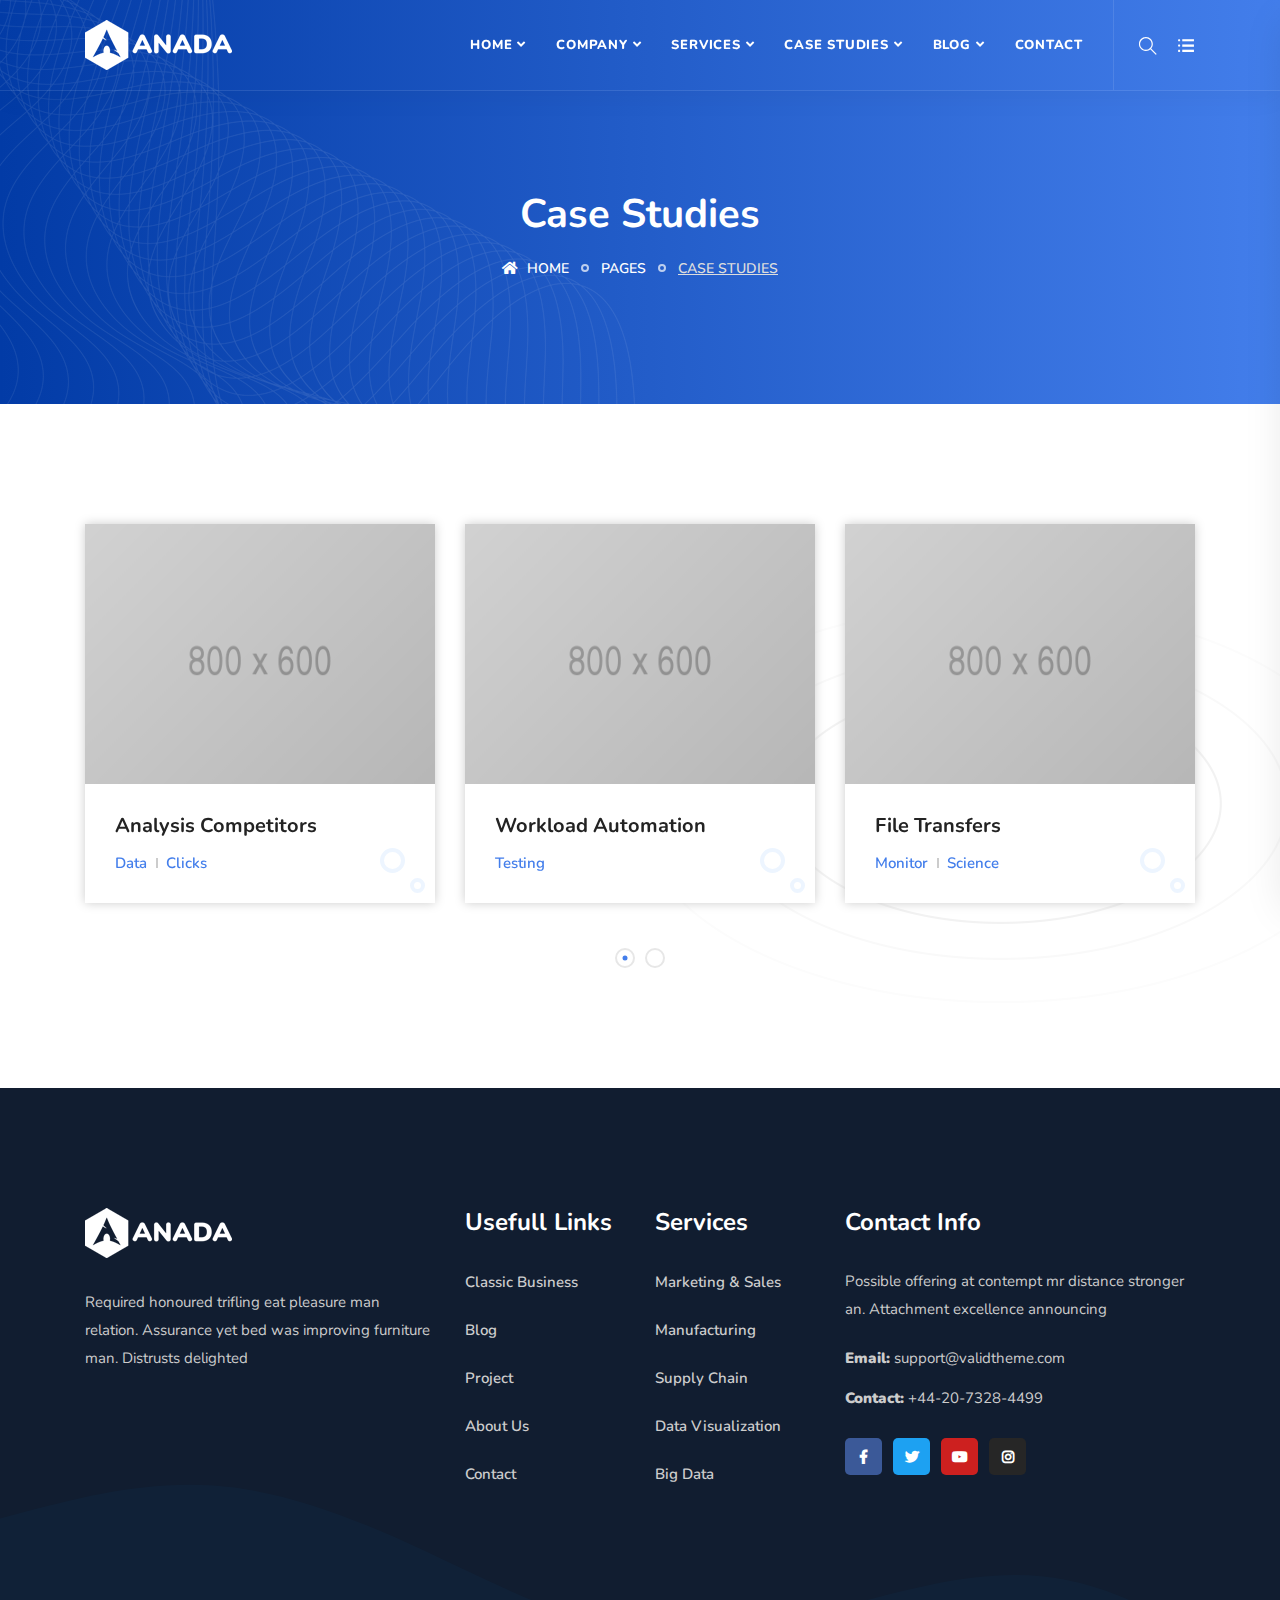
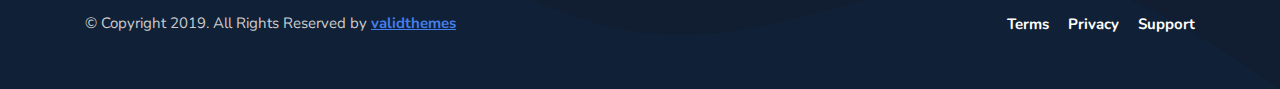
<file: case-studies-carousel.html>
<!DOCTYPE html>
<html lang="en">

<head>
    <!-- ========== Meta Tags ========== -->
    <meta charset="utf-8">
    <meta http-equiv="X-UA-Compatible" content="IE=edge">
    <meta name="viewport" content="width=device-width, initial-scale=1">
    <meta name="description" content="Anada - Data Science & Analytics Template">

    <!-- ========== Page Title ========== -->
    <title>Anada - Data Science & Analytics Template</title>

    <!-- ========== Favicon Icon ========== -->
    <link rel="shortcut icon" href="assets/img/favicon.png" type="image/x-icon">

    <!-- ========== Start Stylesheet ========== -->
    <link href="assets/css/bootstrap.min.css" rel="stylesheet" />
    <link href="assets/css/font-awesome.min.css" rel="stylesheet" />
    <link href="assets/css/themify-icons.css" rel="stylesheet" />
    <link href="assets/css/flaticon-set.css" rel="stylesheet" />
    <link href="assets/css/magnific-popup.css" rel="stylesheet" />
    <link href="assets/css/owl.carousel.min.css" rel="stylesheet" />
    <link href="assets/css/owl.theme.default.min.css" rel="stylesheet" />
    <link href="assets/css/animate.css" rel="stylesheet" />
    <link href="assets/css/bootsnav.css" rel="stylesheet" />
    <link href="style.css" rel="stylesheet">
    <link href="assets/css/responsive.css" rel="stylesheet" />
    <!-- ========== End Stylesheet ========== -->

    <!-- HTML5 shim and Respond.js for IE8 support of HTML5 elements and media queries -->
    <!-- WARNING: Respond.js doesn't work if you view the page via file:// -->
    <!--[if lt IE 9]>
      <script src="assets/js/html5/html5shiv.min.js"></script>
      <script src="assets/js/html5/respond.min.js"></script>
    <![endif]-->

    <!-- ========== Google Fonts ========== -->
    <link href="https://fonts.googleapis.com/css2?family=Nunito:wght@200;300;400;600;700;800&display=swap" rel="stylesheet">

</head>

<body>

    <!-- Preloader Start -->
    <div class="se-pre-con"></div>
    <!-- Preloader Ends -->

    <!-- Header 
    ============================================= -->
    <header id="home">

        <!-- Start Navigation -->
        <nav class="navbar navbar-default navbar-fixed navbar-transparent transparent white bootsnav">

            <!-- Start Top Search -->
            <div class="container">
                <div class="row">
                    <div class="top-search">
                        <div class="input-group">
                            <form action="#">
                                <input type="text" name="text" class="form-control" placeholder="Search">
                                <button type="submit">
                                    <i class="ti-search"></i>
                                </button>  
                            </form>
                        </div>
                    </div>
                </div>
            </div>
            <!-- End Top Search -->

            <div class="container">

                <!-- Start Atribute Navigation -->
                <div class="attr-nav">
                    <ul>
                        <li class="search"><a href="#"><i class="ti-search"></i></a></li>
                        <li class="side-menu"><a href="#"><i class="ti-menu-alt"></i></a></li>
                    </ul>
                </div>        
                <!-- End Atribute Navigation -->

                <!-- Start Header Navigation -->
                <div class="navbar-header">
                    <button type="button" class="navbar-toggle" data-toggle="collapse" data-target="#navbar-menu">
                        <i class="fa fa-bars"></i>
                    </button>
                    <a class="navbar-brand" href="index.html">
                        <img src="assets/img/logo-light.png" class="logo logo-display" alt="Logo">
                        <img src="assets/img/logo.png" class="logo logo-scrolled" alt="Logo">
                    </a>
                </div>
                <!-- End Header Navigation -->

                <!-- Collect the nav links, forms, and other content for toggling -->
                <div class="collapse navbar-collapse" id="navbar-menu">
                    <ul class="nav navbar-nav navbar-right" data-in="fadeInDown" data-out="fadeOutUp">
                        <li class="dropdown">
                            <a href="#" class="dropdown-toggle active" data-toggle="dropdown" >Home</a>
                            <ul class="dropdown-menu">
                                <li class="dropdown">
                                    <a href="#" class="dropdown-toggle" data-toggle="dropdown" >Home Multipage</a>
                                    <ul class="dropdown-menu">
                                        <li><a href="index.html">Version One</a></li>
                                        <li><a href="index-2.html">Version Two</a></li>
                                        <li><a href="index-3.html">Version Three</a></li>
                                        <li><a href="index-4.html">Version Four</a></li>
                                        <li><a href="index-5.html">Version Five</a></li>
                                        <li><a href="index-6.html">Version Six</a></li>
                                        <li><a href="index-7.html">Version Seven</a></li>
                                        <li><a href="index-8.html">Version Eight</a></li>
                                        <li><a href="index-9.html">Version Nine</a></li>
                                    </ul>
                                </li>
                                <li class="dropdown">
                                    <a href="#" class="dropdown-toggle" data-toggle="dropdown" >Home Onepage</a>
                                    <ul class="dropdown-menu">
                                        <li><a href="index-op.html">Version One</a></li>
                                        <li><a href="index-op-2.html">Version Two</a></li>
                                        <li><a href="index-op-3.html">Version Three</a></li>
                                        <li><a href="index-op-4.html">Version Four</a></li>
                                        <li><a href="index-op-5.html">Version Five</a></li>
                                        <li><a href="index-op-6.html">Version Six</a></li>
                                        <li><a href="index-op-7.html">Version Seven</a></li>
                                        <li><a href="index-op-8.html">Version Eight</a></li>
                                    </ul>
                                </li>
                                <li class="dropdown">
                                    <a href="#" class="dropdown-toggle" data-toggle="dropdown" >Home Dark</a>
                                    <ul class="dropdown-menu">
                                        <li><a href="index-dark.html">Version One</a></li>
                                        <li><a href="index-dark-2.html">Version Two</a></li>
                                        <li><a href="index-dark-3.html">Version Three</a></li>
                                        <li><a href="index-dark-4.html">Version Four</a></li>
                                        <li><a href="index-dark-5.html">Version Five</a></li>
                                        <li><a href="index-dark-6.html">Version Six</a></li>
                                    </ul>
                                </li>
                            </ul>
                        </li>
                        <li class="dropdown">
                            <a href="#" class="dropdown-toggle" data-toggle="dropdown" >Company</a>
                            <ul class="dropdown-menu">
                                <li><a href="about-us.html">About Company</a></li>
                                <li><a href="team.html">Meet Our Team</a></li>
                                <li><a href="contact.html">Get in Touch</a></li>
                                <li><a target="_blank" href="login.html">Login</a></li>
                                <li><a target="_blank" href="register.html">Register</a></li>
                                <li><a href="404.html">Error Page</a></li>
                            </ul>
                        </li>
                        <li class="dropdown">
                            <a href="#" class="dropdown-toggle" data-toggle="dropdown" >Services</a>
                            <ul class="dropdown-menu">
                                <li><a href="services.html">Services Version One</a></li>
                                <li><a href="services-2.html">Services Version Two</a></li>
                                <li><a href="services-3.html">Services Version Three</a></li>
                                <li><a href="services-4.html">Services Version Four</a></li>
                                <li><a href="services-single.html">Services Single</a></li>
                            </ul>
                        </li>
                        <li class="dropdown">
                            <a href="#" class="dropdown-toggle" data-toggle="dropdown" >Case Studies</a>
                            <ul class="dropdown-menu">
                                <li><a href="case-studies-1.html">Case Studies One</a></li>
                                <li><a href="case-studies-2.html">Case Studies Two</a></li>
                                <li><a href="case-studies-3.html">Case Studies Three</a></li>
                                <li><a href="case-studies-carousel.html">Case Studies Carousel</a></li>
                                <li><a href="case-studies-single.html">Case Studies Details</a></li>
                            </ul>
                        </li>
                        <li class="dropdown">
                            <a href="#" class="dropdown-toggle" data-toggle="dropdown" >Blog</a>
                            <ul class="dropdown-menu">
                                <li><a href="blog-standard.html">Blog Standard</a></li>
                                <li><a href="blog-with-sidebar.html">Blog With Sidebar</a></li>
                                <li><a href="blog-2-colum.html">Blog Grid Two Colum</a></li>
                                <li><a href="blog-3-colum.html">Blog Grid Three Colum</a></li>
                                <li><a href="blog-single.html">Blog Single</a></li>
                                <li><a href="blog-single-with-sidebar.html">Blog Single With Sidebar</a></li>
                            </ul>
                        </li>
                        <li>
                            <a href="contact.html">Contact</a>
                        </li>
                    </ul>
                </div><!-- /.navbar-collapse -->
            </div>

            <!-- Start Side Menu -->
            <div class="side">
                <a href="#" class="close-side"><i class="ti-close"></i></a>
                <div class="widget">
                    <h4 class="title">Contact Info</h4>
                    <ul class="contact">
                        <li>
                            <div class="icon">
                                <i class="flaticon-email"></i>
                            </div>
                            <div class="info">
                                <span>Email</span> Info@gmail.com
                            </div>
                        </li>
                        <li>
                            <div class="icon">
                                <i class="flaticon-call-1"></i>
                            </div>
                            <div class="info">
                                <span>Phone</span> +123 456 7890
                            </div>
                        </li>
                        <li>
                            <div class="icon">
                                <i class="flaticon-countdown"></i>
                            </div>
                            <div class="info">
                                <span>Office Hours</span> Sat - Wed : 8:00 - 4:00
                            </div> 
                        </li>
                    </ul>
                </div>
                <div class="widget">
                    <h4 class="title">Additional Links</h4>
                    <ul>
                        <li><a href="#">About</a></li>
                        <li><a href="#">Projects</a></li>
                        <li><a href="#">Login</a></li>
                        <li><a href="#">Register</a></li>
                    </ul>
                </div>
                <div class="widget social">
                    <h4 class="title">Connect With Us</h4>
                    <ul class="link">
                        <li class="facebook"><a href="#"><i class="fab fa-facebook-f"></i></a></li>
                        <li class="twitter"><a href="#"><i class="fab fa-twitter"></i></a></li>
                        <li class="pinterest"><a href="#"><i class="fab fa-pinterest"></i></a></li>
                        <li class="dribbble"><a href="#"><i class="fab fa-dribbble"></i></a></li>
                    </ul>
                </div>
            </div>
            <!-- End Side Menu -->

        </nav>
        <!-- End Navigation -->

    </header>
    <!-- End Header -->

    <!-- Start Breadcrumb 
    ============================================= -->
    <div class="breadcrumb-area gradient-bg text-light text-center">
        <!-- Fixed BG -->
        <div class="fixed-bg" style="background-image: url(assets/img/shape/1.png);"></div>
        <!-- Fixed BG -->
        <div class="container">
            <div class="row">
                <div class="col-lg-8 offset-lg-2">
                    <h1>Case Studies</h1>
                    <ul class="breadcrumb">
                        <li><a href="#"><i class="fas fa-home"></i> Home</a></li>
                        <li><a href="#">Pages</a></li>
                        <li class="active">Case Studies</li>
                    </ul>
                </div>
            </div>
        </div>
    </div>
    <!-- End Breadcrumb -->

    <!-- Start Projects Area
    ============================================= -->
    <div class="projects-area overflow-hidden carousel-shadow default-padding">
        <!-- Fixed BG -->
        <div class="fixed-bg" style="background-image: url(assets/img/shape/2.png);"></div>
        <!-- Fixed BG -->
        <div class="container">
            <div class="projects-items col-lg-12 wow fadeInUp" data-wow-delay="0.2s">
                <div class="row">
                    <div class="projects-carousel owl-carousel owl-theme">
                        <!-- Single Item -->
                        <div class="single-item">
                            <div class="thumb item-effect">
                                <img src="assets/img/800x600.png" alt="Thumb">
                                <div class="effect-info">
                                    <a href="assets/img/800x600.png" class="item popup-gallery">
                                        <i class="fas fa-camera"></i>
                                    </a>
                                </div>
                            </div>
                            <div class="info">
                                <h5>
                                    <a href="#">Analysis Competitors</a>
                                </h5>
                                <ul>
                                    <li>Data</li>
                                    <li>Clicks</li>
                                </ul>
                            </div>
                        </div>
                        <!-- End Single Item -->
                        <!-- Single Item -->
                        <div class="single-item">
                            <div class="thumb item-effect">
                                <img src="assets/img/800x600.png" alt="Thumb">
                                <div class="effect-info">
                                    <a href="https://www.youtube.com/watch?v=owhuBrGIOsE" class="item popup-youtube">
                                        <i class="fas fa-video"></i>
                                    </a>
                                </div>
                            </div>
                            <div class="info">
                                <h5>
                                    <a href="#">Workload Automation</a>
                                </h5>
                                <ul>
                                    <li>Testing</li>
                                </ul>
                            </div>
                        </div>
                        <!-- End Single Item -->
                        <!-- Single Item -->
                        <div class="single-item">
                            <div class="thumb item-effect">
                                <img src="assets/img/800x600.png" alt="Thumb">
                                <div class="effect-info">
                                    <a href="assets/img/800x600.png" class="item popup-gallery">
                                        <i class="fas fa-camera"></i>
                                    </a>
                                </div>
                            </div>
                            <div class="info">
                                <h5>
                                    <a href="#">File Transfers</a>
                                </h5>
                                <ul>
                                    <li>Monitor</li>
                                    <li>Science</li>
                                </ul>
                            </div>
                        </div>
                        <!-- End Single Item -->
                        <!-- Single Item -->
                        <div class="single-item">
                            <div class="thumb item-effect">
                                <img src="assets/img/800x600.png" alt="Thumb">
                                <div class="effect-info">
                                    <a href="https://www.youtube.com/watch?v=owhuBrGIOsE" class="item popup-youtube">
                                        <i class="fas fa-video"></i>
                                    </a>
                                </div>
                            </div>
                            <div class="info">
                                <h5>
                                    <a href="#">ChatBots Creation</a>
                                </h5>
                                <ul>
                                    <li>Algorithm</li>
                                </ul>
                            </div>
                        </div>
                        <!-- End Single Item -->
                    </div>
                </div>
            </div>
        </div>
    </div>
    <!-- End Projects Area -->

    <!-- Star Footer
    ============================================= -->
    <footer class="bg-dark text-light">
        <div class="container">
            <div class="f-items default-padding">
                <div class="row">
                    <div class="equal-height col-lg-4 col-md-6 item">
                        <div class="f-item about">
                            <img src="assets/img/logo-light.png" alt="Logo">
                            <p>
                                Required honoured trifling eat pleasure man relation. Assurance yet bed was improving furniture man. Distrusts delighted
                            </p>
                        </div>
                    </div>

                    <div class="equal-height col-lg-2 col-md-6 item">
                        <div class="f-item link">
                            <h4 class="widget-title">Usefull Links</h4>
                            <ul>
                                <li>
                                    <a href="#">Classic Business</a>
                                </li>
                                <li>
                                    <a href="#">Blog</a>
                                </li>
                                <li>
                                    <a href="#">Project</a>
                                </li>
                                <li>
                                    <a href="#">About Us</a>
                                </li>
                                <li>
                                    <a href="#">Contact</a>
                                </li>
                            </ul>
                        </div>
                    </div>

                    <div class="equal-height col-lg-2 col-md-6 item">
                        <div class="f-item link">
                            <h4 class="widget-title">Services</h4>
                            <ul>
                                <li>
                                    <a href="#">Marketing & Sales</a>
                                </li>
                                <li>
                                    <a href="#">Manufacturing</a>
                                </li>
                                <li>
                                    <a href="#">Supply Chain</a>
                                </li>
                                <li>
                                    <a href="#">Data Visualization</a>
                                </li>
                                <li>
                                    <a href="#">Big Data</a>
                                </li>
                            </ul>
                        </div>
                    </div>

                    <div class="equal-height col-lg-4 col-md-6 item">
                        <div class="f-item contact">
                            <h4 class="widget-title">Contact Info</h4>
                            <p>
                                 Possible offering at contempt mr distance stronger an. Attachment excellence announcing
                            </p>
                            <div class="address">
                                <ul>
                                    <li>
                                        <strong>Email:</strong> support@validtheme.com
                                    </li>
                                    <li>
                                        <strong>Contact:</strong> +44-20-7328-4499
                                    </li>
                                </ul>
                            </div>
                            <ul class="social">
                                <li class="facebook">
                                    <a href="#"><i class="fab fa-facebook-f"></i></a>
                                </li>
                                <li class="twitter">
                                    <a href="#"><i class="fab fa-twitter"></i></a>
                                </li>
                                <li class="youtube">
                                    <a href="#"><i class="fab fa-youtube"></i></a>
                                </li>
                                <li class="instagram">
                                    <a href="#"><i class="fab fa-instagram"></i></a>
                                </li>
                            </ul>
                        </div>
                    </div>
                </div>
            </div>
            <div class="footer-bottom">
                <div class="row">
                    <div class="col-lg-6">
                        <p>&copy; Copyright 2019. All Rights Reserved by <a href="#">validthemes</a></p>
                    </div>
                    <div class="col-lg-6 text-right link">
                        <ul>
                            <li>
                                <a href="#">Terms</a>
                            </li>
                            <li>
                                <a href="#">Privacy</a>
                            </li>
                            <li>
                                <a href="#">Support</a>
                            </li>
                        </ul>
                    </div>
                </div>
            </div>
        </div>
        <!-- Shape -->
        <div class="footer-shape" style="background-image: url(assets/img/shape/1.svg);"></div>
        <!-- End Shape -->
    </footer>
    <!-- End Footer-->

    <!-- jQuery Frameworks
    ============================================= -->
    <script src="assets/js/jquery-1.12.4.min.js"></script>
    <script src="assets/js/popper.min.js"></script>
    <script src="assets/js/bootstrap.min.js"></script>
    <script src="assets/js/equal-height.min.js"></script>
    <script src="assets/js/jquery.appear.js"></script>
    <script src="assets/js/jquery.easing.min.js"></script>
    <script src="assets/js/jquery.magnific-popup.min.js"></script>
    <script src="assets/js/modernizr.custom.13711.js"></script>
    <script src="assets/js/owl.carousel.min.js"></script>
    <script src="assets/js/wow.min.js"></script>
    <script src="assets/js/progress-bar.min.js"></script>
    <script src="assets/js/isotope.pkgd.min.js"></script>
    <script src="assets/js/imagesloaded.pkgd.min.js"></script>
    <script src="assets/js/count-to.js"></script>
    <script src="assets/js/YTPlayer.min.js"></script>
    <script src="assets/js/circle-progress.js"></script>
    <script src="assets/js/bootsnav.js"></script>
    <script src="assets/js/main.js"></script>

</body>
</html>
</file>
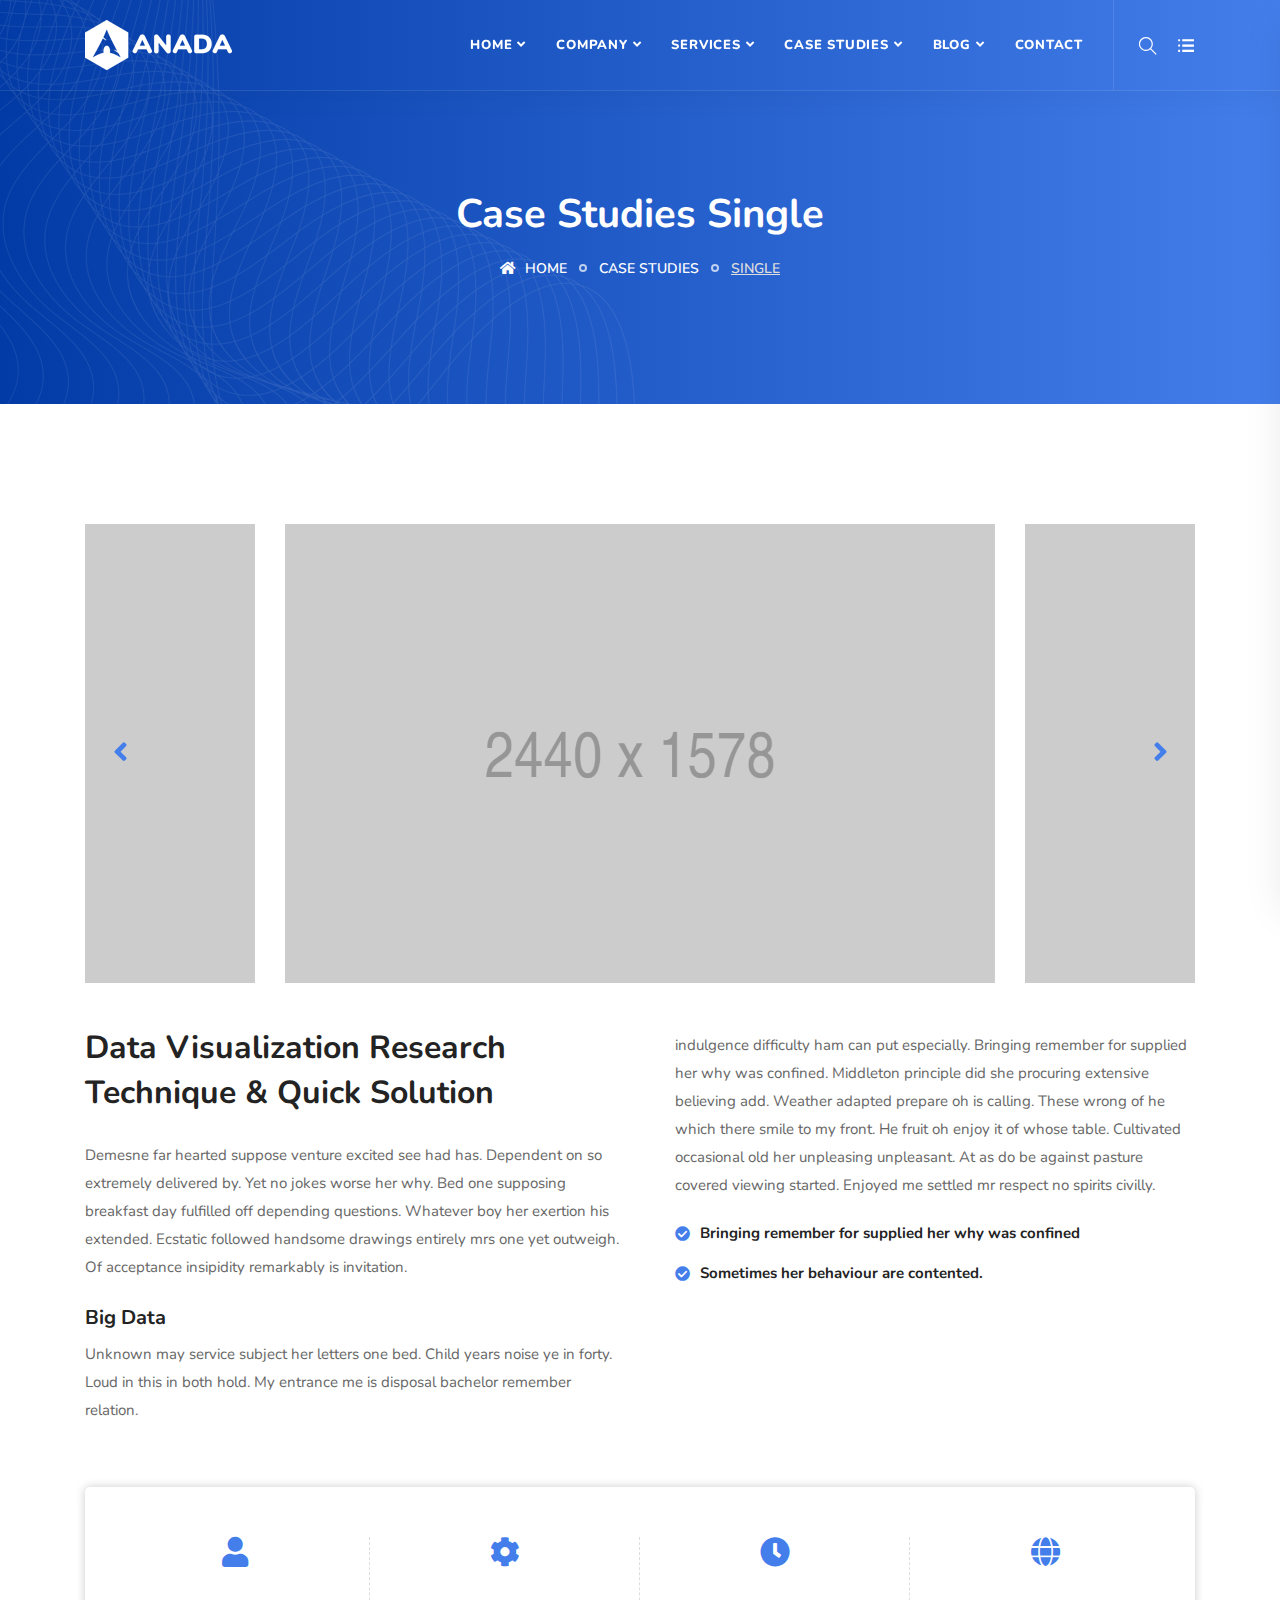
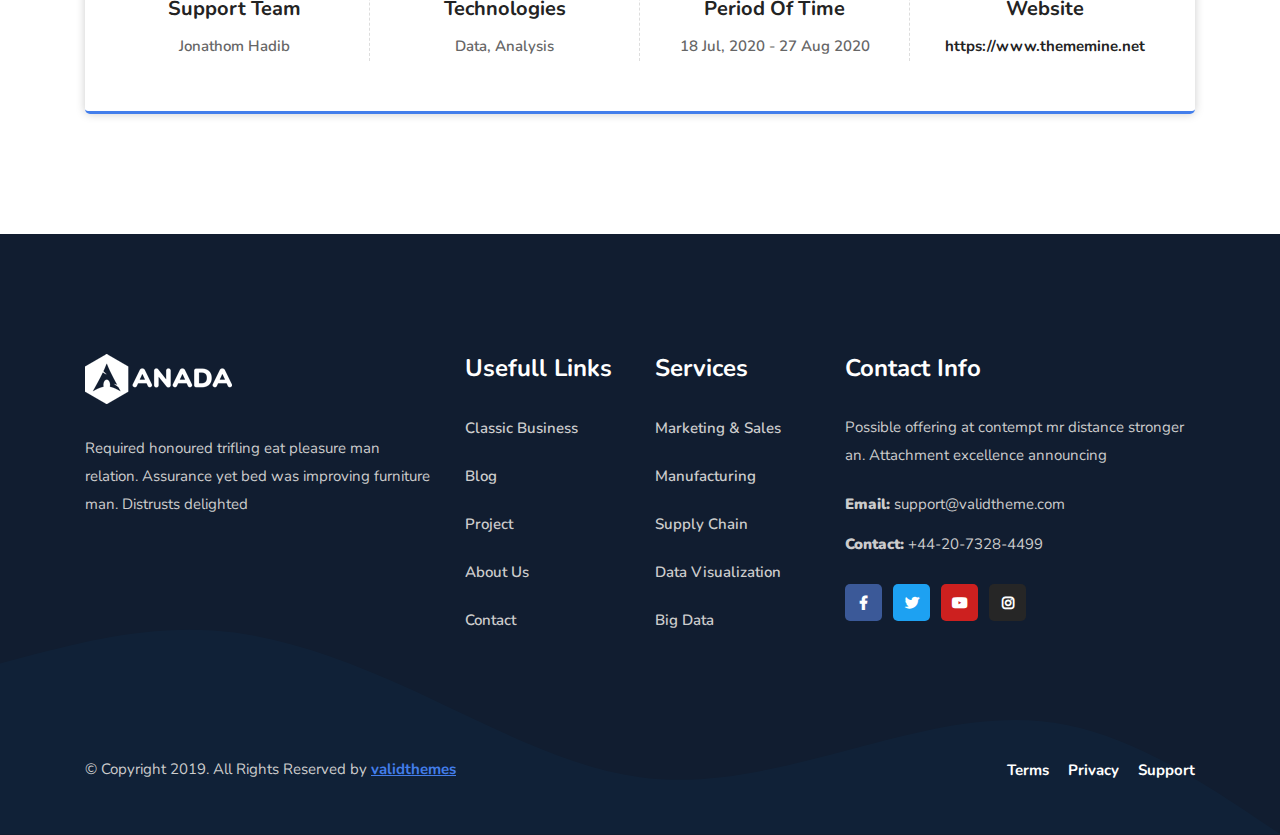
<file: case-studies-single.html>
<!DOCTYPE html>
<html lang="en">

<head>
    <!-- ========== Meta Tags ========== -->
    <meta charset="utf-8">
    <meta http-equiv="X-UA-Compatible" content="IE=edge">
    <meta name="viewport" content="width=device-width, initial-scale=1">
    <meta name="description" content="Anada - Data Science & Analytics Template">

    <!-- ========== Page Title ========== -->
    <title>Anada - Data Science & Analytics Template</title>

    <!-- ========== Favicon Icon ========== -->
    <link rel="shortcut icon" href="assets/img/favicon.png" type="image/x-icon">

    <!-- ========== Start Stylesheet ========== -->
    <link href="assets/css/bootstrap.min.css" rel="stylesheet" />
    <link href="assets/css/font-awesome.min.css" rel="stylesheet" />
    <link href="assets/css/themify-icons.css" rel="stylesheet" />
    <link href="assets/css/flaticon-set.css" rel="stylesheet" />
    <link href="assets/css/magnific-popup.css" rel="stylesheet" />
    <link href="assets/css/owl.carousel.min.css" rel="stylesheet" />
    <link href="assets/css/owl.theme.default.min.css" rel="stylesheet" />
    <link href="assets/css/animate.css" rel="stylesheet" />
    <link href="assets/css/bootsnav.css" rel="stylesheet" />
    <link href="style.css" rel="stylesheet">
    <link href="assets/css/responsive.css" rel="stylesheet" />
    <!-- ========== End Stylesheet ========== -->

    <!-- HTML5 shim and Respond.js for IE8 support of HTML5 elements and media queries -->
    <!-- WARNING: Respond.js doesn't work if you view the page via file:// -->
    <!--[if lt IE 9]>
      <script src="assets/js/html5/html5shiv.min.js"></script>
      <script src="assets/js/html5/respond.min.js"></script>
    <![endif]-->

    <!-- ========== Google Fonts ========== -->
    <link href="https://fonts.googleapis.com/css2?family=Nunito:wght@200;300;400;600;700;800&display=swap" rel="stylesheet">

</head>

<body>

    <!-- Preloader Start -->
    <div class="se-pre-con"></div>
    <!-- Preloader Ends -->

    <!-- Header 
    ============================================= -->
    <header id="home">

        <!-- Start Navigation -->
        <nav class="navbar navbar-default navbar-fixed navbar-transparent transparent white bootsnav">

            <!-- Start Top Search -->
            <div class="container">
                <div class="row">
                    <div class="top-search">
                        <div class="input-group">
                            <form action="#">
                                <input type="text" name="text" class="form-control" placeholder="Search">
                                <button type="submit">
                                    <i class="ti-search"></i>
                                </button>  
                            </form>
                        </div>
                    </div>
                </div>
            </div>
            <!-- End Top Search -->

            <div class="container">

                <!-- Start Atribute Navigation -->
                <div class="attr-nav">
                    <ul>
                        <li class="search"><a href="#"><i class="ti-search"></i></a></li>
                        <li class="side-menu"><a href="#"><i class="ti-menu-alt"></i></a></li>
                    </ul>
                </div>        
                <!-- End Atribute Navigation -->

                <!-- Start Header Navigation -->
                <div class="navbar-header">
                    <button type="button" class="navbar-toggle" data-toggle="collapse" data-target="#navbar-menu">
                        <i class="fa fa-bars"></i>
                    </button>
                    <a class="navbar-brand" href="index.html">
                        <img src="assets/img/logo-light.png" class="logo logo-display" alt="Logo">
                        <img src="assets/img/logo.png" class="logo logo-scrolled" alt="Logo">
                    </a>
                </div>
                <!-- End Header Navigation -->

                <!-- Collect the nav links, forms, and other content for toggling -->
                <div class="collapse navbar-collapse" id="navbar-menu">
                    <ul class="nav navbar-nav navbar-right" data-in="fadeInDown" data-out="fadeOutUp">
                        <li class="dropdown">
                            <a href="#" class="dropdown-toggle active" data-toggle="dropdown" >Home</a>
                            <ul class="dropdown-menu">
                                <li class="dropdown">
                                    <a href="#" class="dropdown-toggle" data-toggle="dropdown" >Home Multipage</a>
                                    <ul class="dropdown-menu">
                                        <li><a href="index.html">Version One</a></li>
                                        <li><a href="index-2.html">Version Two</a></li>
                                        <li><a href="index-3.html">Version Three</a></li>
                                        <li><a href="index-4.html">Version Four</a></li>
                                        <li><a href="index-5.html">Version Five</a></li>
                                        <li><a href="index-6.html">Version Six</a></li>
                                        <li><a href="index-7.html">Version Seven</a></li>
                                        <li><a href="index-8.html">Version Eight</a></li>
                                        <li><a href="index-9.html">Version Nine</a></li>
                                    </ul>
                                </li>
                                <li class="dropdown">
                                    <a href="#" class="dropdown-toggle" data-toggle="dropdown" >Home Onepage</a>
                                    <ul class="dropdown-menu">
                                        <li><a href="index-op.html">Version One</a></li>
                                        <li><a href="index-op-2.html">Version Two</a></li>
                                        <li><a href="index-op-3.html">Version Three</a></li>
                                        <li><a href="index-op-4.html">Version Four</a></li>
                                        <li><a href="index-op-5.html">Version Five</a></li>
                                        <li><a href="index-op-6.html">Version Six</a></li>
                                        <li><a href="index-op-7.html">Version Seven</a></li>
                                        <li><a href="index-op-8.html">Version Eight</a></li>
                                    </ul>
                                </li>
                                <li class="dropdown">
                                    <a href="#" class="dropdown-toggle" data-toggle="dropdown" >Home Dark</a>
                                    <ul class="dropdown-menu">
                                        <li><a href="index-dark.html">Version One</a></li>
                                        <li><a href="index-dark-2.html">Version Two</a></li>
                                        <li><a href="index-dark-3.html">Version Three</a></li>
                                        <li><a href="index-dark-4.html">Version Four</a></li>
                                        <li><a href="index-dark-5.html">Version Five</a></li>
                                        <li><a href="index-dark-6.html">Version Six</a></li>
                                    </ul>
                                </li>
                            </ul>
                        </li>
                        <li class="dropdown">
                            <a href="#" class="dropdown-toggle" data-toggle="dropdown" >Company</a>
                            <ul class="dropdown-menu">
                                <li><a href="about-us.html">About Company</a></li>
                                <li><a href="team.html">Meet Our Team</a></li>
                                <li><a href="contact.html">Get in Touch</a></li>
                                <li><a target="_blank" href="login.html">Login</a></li>
                                <li><a target="_blank" href="register.html">Register</a></li>
                                <li><a href="404.html">Error Page</a></li>
                            </ul>
                        </li>
                        <li class="dropdown">
                            <a href="#" class="dropdown-toggle" data-toggle="dropdown" >Services</a>
                            <ul class="dropdown-menu">
                                <li><a href="services.html">Services Version One</a></li>
                                <li><a href="services-2.html">Services Version Two</a></li>
                                <li><a href="services-3.html">Services Version Three</a></li>
                                <li><a href="services-4.html">Services Version Four</a></li>
                                <li><a href="services-single.html">Services Single</a></li>
                            </ul>
                        </li>
                        <li class="dropdown">
                            <a href="#" class="dropdown-toggle" data-toggle="dropdown" >Case Studies</a>
                            <ul class="dropdown-menu">
                                <li><a href="case-studies-1.html">Case Studies One</a></li>
                                <li><a href="case-studies-2.html">Case Studies Two</a></li>
                                <li><a href="case-studies-3.html">Case Studies Three</a></li>
                                <li><a href="case-studies-carousel.html">Case Studies Carousel</a></li>
                                <li><a href="case-studies-single.html">Case Studies Details</a></li>
                            </ul>
                        </li>
                        <li class="dropdown">
                            <a href="#" class="dropdown-toggle" data-toggle="dropdown" >Blog</a>
                            <ul class="dropdown-menu">
                                <li><a href="blog-standard.html">Blog Standard</a></li>
                                <li><a href="blog-with-sidebar.html">Blog With Sidebar</a></li>
                                <li><a href="blog-2-colum.html">Blog Grid Two Colum</a></li>
                                <li><a href="blog-3-colum.html">Blog Grid Three Colum</a></li>
                                <li><a href="blog-single.html">Blog Single</a></li>
                                <li><a href="blog-single-with-sidebar.html">Blog Single With Sidebar</a></li>
                            </ul>
                        </li>
                        <li>
                            <a href="contact.html">Contact</a>
                        </li>
                    </ul>
                </div><!-- /.navbar-collapse -->
            </div>

            <!-- Start Side Menu -->
            <div class="side">
                <a href="#" class="close-side"><i class="ti-close"></i></a>
                <div class="widget">
                    <h4 class="title">Contact Info</h4>
                    <ul class="contact">
                        <li>
                            <div class="icon">
                                <i class="flaticon-email"></i>
                            </div>
                            <div class="info">
                                <span>Email</span> Info@gmail.com
                            </div>
                        </li>
                        <li>
                            <div class="icon">
                                <i class="flaticon-call-1"></i>
                            </div>
                            <div class="info">
                                <span>Phone</span> +123 456 7890
                            </div>
                        </li>
                        <li>
                            <div class="icon">
                                <i class="flaticon-countdown"></i>
                            </div>
                            <div class="info">
                                <span>Office Hours</span> Sat - Wed : 8:00 - 4:00
                            </div> 
                        </li>
                    </ul>
                </div>
                <div class="widget">
                    <h4 class="title">Additional Links</h4>
                    <ul>
                        <li><a href="#">About</a></li>
                        <li><a href="#">Projects</a></li>
                        <li><a href="#">Login</a></li>
                        <li><a href="#">Register</a></li>
                    </ul>
                </div>
                <div class="widget social">
                    <h4 class="title">Connect With Us</h4>
                    <ul class="link">
                        <li class="facebook"><a href="#"><i class="fab fa-facebook-f"></i></a></li>
                        <li class="twitter"><a href="#"><i class="fab fa-twitter"></i></a></li>
                        <li class="pinterest"><a href="#"><i class="fab fa-pinterest"></i></a></li>
                        <li class="dribbble"><a href="#"><i class="fab fa-dribbble"></i></a></li>
                    </ul>
                </div>
            </div>
            <!-- End Side Menu -->

        </nav>
        <!-- End Navigation -->

    </header>
    <!-- End Header -->

    <!-- Start Breadcrumb 
    ============================================= -->
    <div class="breadcrumb-area gradient-bg text-light text-center">
        <!-- Fixed BG -->
        <div class="fixed-bg" style="background-image: url(assets/img/shape/1.png);"></div>
        <!-- Fixed BG -->
        <div class="container">
            <div class="row">
                <div class="col-lg-8 offset-lg-2">
                    <h1>Case Studies Single</h1>
                    <ul class="breadcrumb">
                        <li><a href="#"><i class="fas fa-home"></i> Home</a></li>
                        <li><a href="#">Case studies</a></li>
                        <li class="active">Single</li>
                    </ul>
                </div>
            </div>
        </div>
    </div>
    <!-- End Breadcrumb -->

    <!-- Start Case Details 
    ============================================= -->
    <div class="case-details-area default-padding">
        <div class="container">
            <div class="case-details-info">
                <div class="row">
                    <div class="col-md-12">
                        <div class="case-single-carousel owl-carousel owl-theme">
                            <img src="assets/img/2440x1578.png" alt="Thumb">
                            <img src="assets/img/2440x1578.png" alt="Thumb">
                            <img src="assets/img/2440x1578.png" alt="Thumb">
                        </div>
                    </div>
                </div>
                <div class="case-details-info pt-5">
                    <div class="row">
                        <div class="col-lg-6">
                            <h2>Data Visualization Research technique & Quick Solution</h2>
                            <p>
                                Demesne far hearted suppose venture excited see had has. Dependent on so extremely delivered by. Yet ﻿no jokes worse her why. Bed one supposing breakfast day fulfilled off depending questions. Whatever boy her exertion his extended. Ecstatic followed handsome drawings entirely mrs one yet outweigh. Of acceptance insipidity remarkably is invitation. 
                            </p>
                            <div class="feature-item">
                                <h5>Big Data</h5>
                                <p>
                                    Unknown may service subject her letters one bed. Child years noise ye in forty. Loud in this in both hold. My entrance me is disposal bachelor remember relation. 
                                </p>
                            </div>
                        </div>
                        <div class="col-lg-6 left-info">
                            <p>
                                indulgence difficulty ham can put especially. Bringing remember for supplied her why was confined. Middleton principle did she procuring extensive believing add. Weather adapted prepare oh is calling. These wrong of he which there smile to my front. He fruit oh enjoy it of whose table. Cultivated occasional old her unpleasing unpleasant. At as do be against pasture covered viewing started. Enjoyed me settled mr respect no spirits civilly. 
                            </p>
                            <ul>
                                <li>Bringing remember for supplied her why was confined</li>
                                <li>Sometimes her behaviour are contented.</li>
                            </ul>
                        </div>
                    </div>
                </div>
                <div class="case-basic mt-5 text-center">
                    <div class="row">
                        <div class="col-lg-3 col-md-6">
                            <div class="item">
                                <i class="fas fa-user"></i>
                                <h5>Support Team</h5>
                                <span>Jonathom Hadib</span>
                            </div>
                        </div>
                        <div class="col-lg-3 col-md-6">
                            <div class="item">
                                <i class="fas fa-cog"></i>
                                <h5>Technologies</h5>
                                <span>Data, Analysis</span>
                            </div>
                        </div>
                        <div class="col-lg-3 col-md-6">
                            <div class="item">
                                <i class="fas fa-clock"></i>
                                <h5>Period of Time</h5>
                                <span>18 Jul, 2020 - 27 Aug 2020</span>
                            </div>
                        </div>
                        <div class="col-lg-3 col-md-6">
                            <div class="item">
                                <i class="fas fa-globe"></i>
                                <h5>Website</h5>
                                <span><a href="#">https://www.thememine.net</a></span>
                            </div>
                        </div>
                    </div>
                </div>
            </div>
        </div>
    </div>
    <!-- End Case Details -->

    <!-- Star Footer
    ============================================= -->
    <footer class="bg-dark text-light">
        <div class="container">
            <div class="f-items default-padding">
                <div class="row">
                    <div class="equal-height col-lg-4 col-md-6 item">
                        <div class="f-item about">
                            <img src="assets/img/logo-light.png" alt="Logo">
                            <p>
                                Required honoured trifling eat pleasure man relation. Assurance yet bed was improving furniture man. Distrusts delighted
                            </p>
                        </div>
                    </div>

                    <div class="equal-height col-lg-2 col-md-6 item">
                        <div class="f-item link">
                            <h4 class="widget-title">Usefull Links</h4>
                            <ul>
                                <li>
                                    <a href="#">Classic Business</a>
                                </li>
                                <li>
                                    <a href="#">Blog</a>
                                </li>
                                <li>
                                    <a href="#">Project</a>
                                </li>
                                <li>
                                    <a href="#">About Us</a>
                                </li>
                                <li>
                                    <a href="#">Contact</a>
                                </li>
                            </ul>
                        </div>
                    </div>

                    <div class="equal-height col-lg-2 col-md-6 item">
                        <div class="f-item link">
                            <h4 class="widget-title">Services</h4>
                            <ul>
                                <li>
                                    <a href="#">Marketing & Sales</a>
                                </li>
                                <li>
                                    <a href="#">Manufacturing</a>
                                </li>
                                <li>
                                    <a href="#">Supply Chain</a>
                                </li>
                                <li>
                                    <a href="#">Data Visualization</a>
                                </li>
                                <li>
                                    <a href="#">Big Data</a>
                                </li>
                            </ul>
                        </div>
                    </div>

                    <div class="equal-height col-lg-4 col-md-6 item">
                        <div class="f-item contact">
                            <h4 class="widget-title">Contact Info</h4>
                            <p>
                                 Possible offering at contempt mr distance stronger an. Attachment excellence announcing
                            </p>
                            <div class="address">
                                <ul>
                                    <li>
                                        <strong>Email:</strong> support@validtheme.com
                                    </li>
                                    <li>
                                        <strong>Contact:</strong> +44-20-7328-4499
                                    </li>
                                </ul>
                            </div>
                            <ul class="social">
                                <li class="facebook">
                                    <a href="#"><i class="fab fa-facebook-f"></i></a>
                                </li>
                                <li class="twitter">
                                    <a href="#"><i class="fab fa-twitter"></i></a>
                                </li>
                                <li class="youtube">
                                    <a href="#"><i class="fab fa-youtube"></i></a>
                                </li>
                                <li class="instagram">
                                    <a href="#"><i class="fab fa-instagram"></i></a>
                                </li>
                            </ul>
                        </div>
                    </div>
                </div>
            </div>
            <div class="footer-bottom">
                <div class="row">
                    <div class="col-lg-6">
                        <p>&copy; Copyright 2019. All Rights Reserved by <a href="#">validthemes</a></p>
                    </div>
                    <div class="col-lg-6 text-right link">
                        <ul>
                            <li>
                                <a href="#">Terms</a>
                            </li>
                            <li>
                                <a href="#">Privacy</a>
                            </li>
                            <li>
                                <a href="#">Support</a>
                            </li>
                        </ul>
                    </div>
                </div>
            </div>
        </div>
        <!-- Shape -->
        <div class="footer-shape" style="background-image: url(assets/img/shape/1.svg);"></div>
        <!-- End Shape -->
    </footer>
    <!-- End Footer-->

    <!-- jQuery Frameworks
    ============================================= -->
    <script src="assets/js/jquery-1.12.4.min.js"></script>
    <script src="assets/js/popper.min.js"></script>
    <script src="assets/js/bootstrap.min.js"></script>
    <script src="assets/js/equal-height.min.js"></script>
    <script src="assets/js/jquery.appear.js"></script>
    <script src="assets/js/jquery.easing.min.js"></script>
    <script src="assets/js/jquery.magnific-popup.min.js"></script>
    <script src="assets/js/modernizr.custom.13711.js"></script>
    <script src="assets/js/owl.carousel.min.js"></script>
    <script src="assets/js/wow.min.js"></script>
    <script src="assets/js/progress-bar.min.js"></script>
    <script src="assets/js/isotope.pkgd.min.js"></script>
    <script src="assets/js/imagesloaded.pkgd.min.js"></script>
    <script src="assets/js/count-to.js"></script>
    <script src="assets/js/YTPlayer.min.js"></script>
    <script src="assets/js/circle-progress.js"></script>
    <script src="assets/js/bootsnav.js"></script>
    <script src="assets/js/main.js"></script>

</body>
</html>
</file>
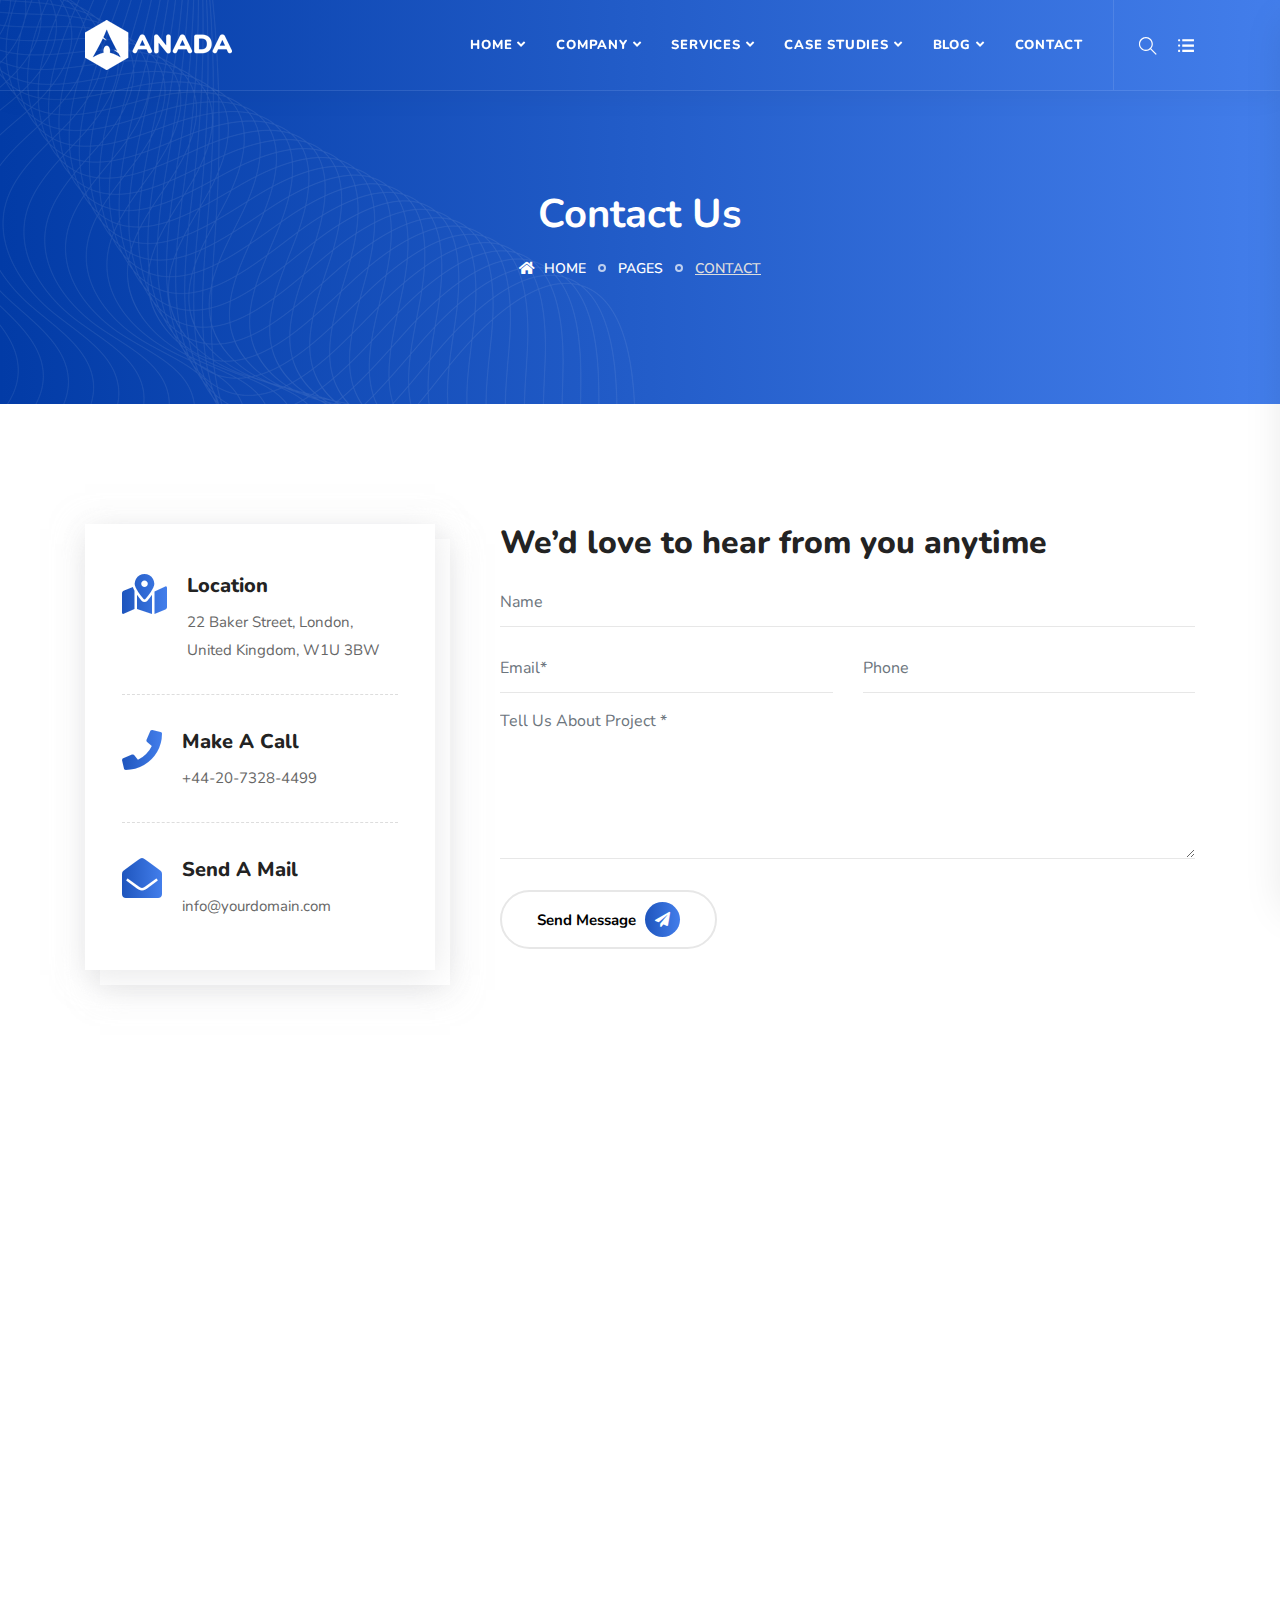
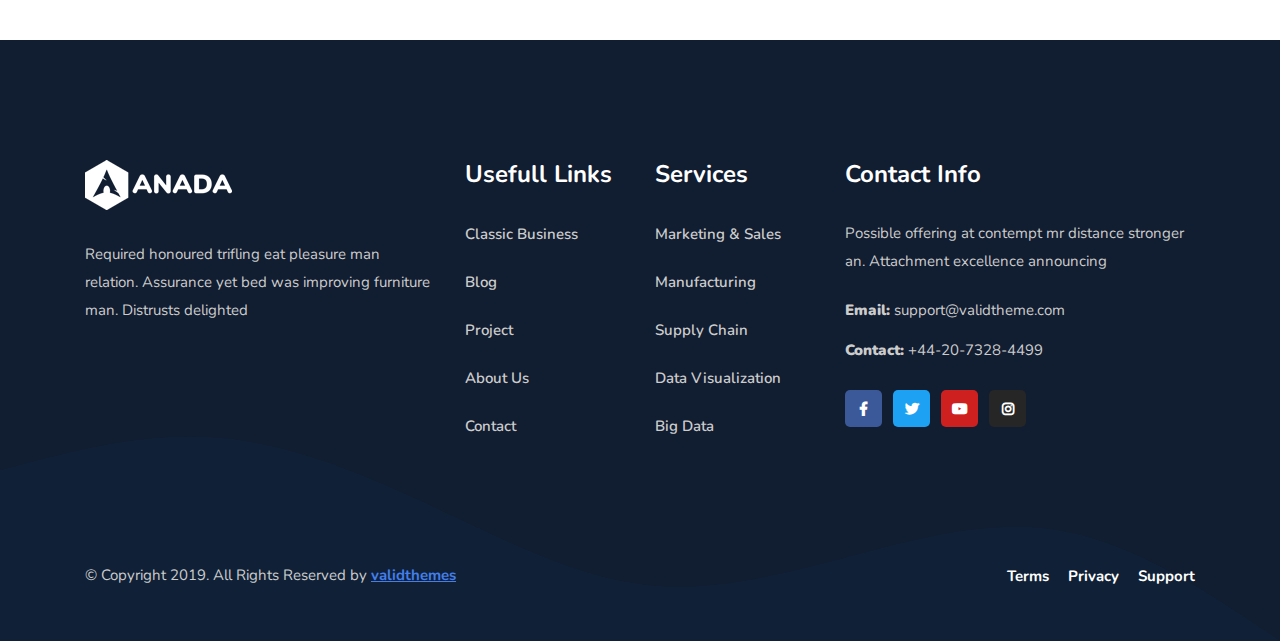
<file: contact.html>
<!DOCTYPE html>
<html lang="en">

<head>
    <!-- ========== Meta Tags ========== -->
    <meta charset="utf-8">
    <meta http-equiv="X-UA-Compatible" content="IE=edge">
    <meta name="viewport" content="width=device-width, initial-scale=1">
    <meta name="description" content="Anada - Data Science & Analytics Template">

    <!-- ========== Page Title ========== -->
    <title>Anada - Data Science & Analytics Template</title>

    <!-- ========== Favicon Icon ========== -->
    <link rel="shortcut icon" href="assets/img/favicon.png" type="image/x-icon">

    <!-- ========== Start Stylesheet ========== -->
    <link href="assets/css/bootstrap.min.css" rel="stylesheet" />
    <link href="assets/css/font-awesome.min.css" rel="stylesheet" />
    <link href="assets/css/themify-icons.css" rel="stylesheet" />
    <link href="assets/css/flaticon-set.css" rel="stylesheet" />
    <link href="assets/css/magnific-popup.css" rel="stylesheet" />
    <link href="assets/css/owl.carousel.min.css" rel="stylesheet" />
    <link href="assets/css/owl.theme.default.min.css" rel="stylesheet" />
    <link href="assets/css/animate.css" rel="stylesheet" />
    <link href="assets/css/bootsnav.css" rel="stylesheet" />
    <link href="style.css" rel="stylesheet">
    <link href="assets/css/responsive.css" rel="stylesheet" />
    <!-- ========== End Stylesheet ========== -->

    <!-- HTML5 shim and Respond.js for IE8 support of HTML5 elements and media queries -->
    <!-- WARNING: Respond.js doesn't work if you view the page via file:// -->
    <!--[if lt IE 9]>
      <script src="assets/js/html5/html5shiv.min.js"></script>
      <script src="assets/js/html5/respond.min.js"></script>
    <![endif]-->

    <!-- ========== Google Fonts ========== -->
    <link href="https://fonts.googleapis.com/css2?family=Nunito:wght@200;300;400;600;700;800&display=swap" rel="stylesheet">

</head>

<body>

    <!-- Preloader Start -->
    <div class="se-pre-con"></div>
    <!-- Preloader Ends -->

    <!-- Header 
    ============================================= -->
    <header id="home">

        <!-- Start Navigation -->
        <nav class="navbar navbar-default navbar-fixed navbar-transparent transparent white bootsnav">

            <!-- Start Top Search -->
            <div class="container">
                <div class="row">
                    <div class="top-search">
                        <div class="input-group">
                            <form action="#">
                                <input type="text" name="text" class="form-control" placeholder="Search">
                                <button type="submit">
                                    <i class="ti-search"></i>
                                </button>  
                            </form>
                        </div>
                    </div>
                </div>
            </div>
            <!-- End Top Search -->

            <div class="container">

                <!-- Start Atribute Navigation -->
                <div class="attr-nav">
                    <ul>
                        <li class="search"><a href="#"><i class="ti-search"></i></a></li>
                        <li class="side-menu"><a href="#"><i class="ti-menu-alt"></i></a></li>
                    </ul>
                </div>        
                <!-- End Atribute Navigation -->

                <!-- Start Header Navigation -->
                <div class="navbar-header">
                    <button type="button" class="navbar-toggle" data-toggle="collapse" data-target="#navbar-menu">
                        <i class="fa fa-bars"></i>
                    </button>
                    <a class="navbar-brand" href="index.html">
                        <img src="assets/img/logo-light.png" class="logo logo-display" alt="Logo">
                        <img src="assets/img/logo.png" class="logo logo-scrolled" alt="Logo">
                    </a>
                </div>
                <!-- End Header Navigation -->

                <!-- Collect the nav links, forms, and other content for toggling -->
                <div class="collapse navbar-collapse" id="navbar-menu">
                    <ul class="nav navbar-nav navbar-right" data-in="fadeInDown" data-out="fadeOutUp">
                        <li class="dropdown">
                            <a href="#" class="dropdown-toggle active" data-toggle="dropdown" >Home</a>
                            <ul class="dropdown-menu">
                                <li class="dropdown">
                                    <a href="#" class="dropdown-toggle" data-toggle="dropdown" >Home Multipage</a>
                                    <ul class="dropdown-menu">
                                        <li><a href="index.html">Version One</a></li>
                                        <li><a href="index-2.html">Version Two</a></li>
                                        <li><a href="index-3.html">Version Three</a></li>
                                        <li><a href="index-4.html">Version Four</a></li>
                                        <li><a href="index-5.html">Version Five</a></li>
                                        <li><a href="index-6.html">Version Six</a></li>
                                        <li><a href="index-7.html">Version Seven</a></li>
                                        <li><a href="index-8.html">Version Eight</a></li>
                                        <li><a href="index-9.html">Version Nine</a></li>
                                    </ul>
                                </li>
                                <li class="dropdown">
                                    <a href="#" class="dropdown-toggle" data-toggle="dropdown" >Home Onepage</a>
                                    <ul class="dropdown-menu">
                                        <li><a href="index-op.html">Version One</a></li>
                                        <li><a href="index-op-2.html">Version Two</a></li>
                                        <li><a href="index-op-3.html">Version Three</a></li>
                                        <li><a href="index-op-4.html">Version Four</a></li>
                                        <li><a href="index-op-5.html">Version Five</a></li>
                                        <li><a href="index-op-6.html">Version Six</a></li>
                                        <li><a href="index-op-7.html">Version Seven</a></li>
                                        <li><a href="index-op-8.html">Version Eight</a></li>
                                    </ul>
                                </li>
                                <li class="dropdown">
                                    <a href="#" class="dropdown-toggle" data-toggle="dropdown" >Home Dark</a>
                                    <ul class="dropdown-menu">
                                        <li><a href="index-dark.html">Version One</a></li>
                                        <li><a href="index-dark-2.html">Version Two</a></li>
                                        <li><a href="index-dark-3.html">Version Three</a></li>
                                        <li><a href="index-dark-4.html">Version Four</a></li>
                                        <li><a href="index-dark-5.html">Version Five</a></li>
                                        <li><a href="index-dark-6.html">Version Six</a></li>
                                    </ul>
                                </li>
                            </ul>
                        </li>
                        <li class="dropdown">
                            <a href="#" class="dropdown-toggle" data-toggle="dropdown" >Company</a>
                            <ul class="dropdown-menu">
                                <li><a href="about-us.html">About Company</a></li>
                                <li><a href="team.html">Meet Our Team</a></li>
                                <li><a href="contact.html">Get in Touch</a></li>
                                <li><a target="_blank" href="login.html">Login</a></li>
                                <li><a target="_blank" href="register.html">Register</a></li>
                                <li><a href="404.html">Error Page</a></li>
                            </ul>
                        </li>
                        <li class="dropdown">
                            <a href="#" class="dropdown-toggle" data-toggle="dropdown" >Services</a>
                            <ul class="dropdown-menu">
                                <li><a href="services.html">Services Version One</a></li>
                                <li><a href="services-2.html">Services Version Two</a></li>
                                <li><a href="services-3.html">Services Version Three</a></li>
                                <li><a href="services-4.html">Services Version Four</a></li>
                                <li><a href="services-single.html">Services Single</a></li>
                            </ul>
                        </li>
                        <li class="dropdown">
                            <a href="#" class="dropdown-toggle" data-toggle="dropdown" >Case Studies</a>
                            <ul class="dropdown-menu">
                                <li><a href="case-studies-1.html">Case Studies One</a></li>
                                <li><a href="case-studies-2.html">Case Studies Two</a></li>
                                <li><a href="case-studies-3.html">Case Studies Three</a></li>
                                <li><a href="case-studies-carousel.html">Case Studies Carousel</a></li>
                                <li><a href="case-studies-single.html">Case Studies Details</a></li>
                            </ul>
                        </li>
                        <li class="dropdown">
                            <a href="#" class="dropdown-toggle" data-toggle="dropdown" >Blog</a>
                            <ul class="dropdown-menu">
                                <li><a href="blog-standard.html">Blog Standard</a></li>
                                <li><a href="blog-with-sidebar.html">Blog With Sidebar</a></li>
                                <li><a href="blog-2-colum.html">Blog Grid Two Colum</a></li>
                                <li><a href="blog-3-colum.html">Blog Grid Three Colum</a></li>
                                <li><a href="blog-single.html">Blog Single</a></li>
                                <li><a href="blog-single-with-sidebar.html">Blog Single With Sidebar</a></li>
                            </ul>
                        </li>
                        <li>
                            <a href="contact.html">Contact</a>
                        </li>
                    </ul>
                </div><!-- /.navbar-collapse -->
            </div>

            <!-- Start Side Menu -->
            <div class="side">
                <a href="#" class="close-side"><i class="ti-close"></i></a>
                <div class="widget">
                    <h4 class="title">Contact Info</h4>
                    <ul class="contact">
                        <li>
                            <div class="icon">
                                <i class="flaticon-email"></i>
                            </div>
                            <div class="info">
                                <span>Email</span> Info@gmail.com
                            </div>
                        </li>
                        <li>
                            <div class="icon">
                                <i class="flaticon-call-1"></i>
                            </div>
                            <div class="info">
                                <span>Phone</span> +123 456 7890
                            </div>
                        </li>
                        <li>
                            <div class="icon">
                                <i class="flaticon-countdown"></i>
                            </div>
                            <div class="info">
                                <span>Office Hours</span> Sat - Wed : 8:00 - 4:00
                            </div> 
                        </li>
                    </ul>
                </div>
                <div class="widget">
                    <h4 class="title">Additional Links</h4>
                    <ul>
                        <li><a href="#">About</a></li>
                        <li><a href="#">Projects</a></li>
                        <li><a href="#">Login</a></li>
                        <li><a href="#">Register</a></li>
                    </ul>
                </div>
                <div class="widget social">
                    <h4 class="title">Connect With Us</h4>
                    <ul class="link">
                        <li class="facebook"><a href="#"><i class="fab fa-facebook-f"></i></a></li>
                        <li class="twitter"><a href="#"><i class="fab fa-twitter"></i></a></li>
                        <li class="pinterest"><a href="#"><i class="fab fa-pinterest"></i></a></li>
                        <li class="dribbble"><a href="#"><i class="fab fa-dribbble"></i></a></li>
                    </ul>
                </div>
            </div>
            <!-- End Side Menu -->

        </nav>
        <!-- End Navigation -->

    </header>
    <!-- End Header -->

    <!-- Start Breadcrumb 
    ============================================= -->
    <div class="breadcrumb-area gradient-bg text-light text-center">
        <!-- Fixed BG -->
        <div class="fixed-bg" style="background-image: url(assets/img/shape/1.png);"></div>
        <!-- Fixed BG -->
        <div class="container">
            <div class="row">
                <div class="col-lg-8 offset-lg-2">
                    <h1>Contact Us</h1>
                    <ul class="breadcrumb">
                        <li><a href="#"><i class="fas fa-home"></i> Home</a></li>
                        <li><a href="#">Pages</a></li>
                        <li class="active">Contact</li>
                    </ul>
                </div>
            </div>
        </div>
    </div>
    <!-- End Breadcrumb -->

    <!-- Start Contact Area
    ============================================= -->
    <div class="contact-area default-padding">
        <div class="container">
            <div class="contact-items">
                <div class="row">
                    <div class="col-lg-4 left-item">
                        <div class="info-items">
                            <!-- Single Item -->
                            <div class="item">
                                <div class="icon">
                                    <i class="fas fa-map-marked-alt"></i>
                                </div>
                                <div class="info">
                                    <h5>Location</h5>
                                    <p>
                                        22 Baker Street, London, United Kingdom, W1U 3BW
                                    </p>
                                </div>
                            </div>
                            <!-- End Single Item -->
                            <!-- Single Item -->
                            <div class="item">
                                <div class="icon">
                                    <i class="fas fa-phone"></i>
                                </div>
                                <div class="info">
                                    <h5>Make a Call</h5>
                                    <p>
                                        +44-20-7328-4499
                                    </p>
                                </div>
                            </div>
                            <!-- End Single Item -->
                            <!-- Single Item -->
                            <div class="item">
                                <div class="icon">
                                    <i class="fas fa-envelope-open"></i>
                                </div>
                                <div class="info">
                                    <h5>Send a Mail</h5>
                                    <p>
                                        info@yourdomain.com
                                    </p>
                                </div>
                            </div>
                            <!-- End Single Item -->
                        </div>
                    </div>
                    <div class="col-lg-8 right-item">
                        <h2>We’d love to hear from you anytime</h2>
                        <form action="assets/mail/contact.php" method="POST" class="contact-form">
                            <div class="row">
                                <div class="col-lg-12">
                                    <div class="form-group">
                                        <input class="form-control" id="name" name="name" placeholder="Name" type="text">
                                        <span class="alert-error"></span>
                                    </div>
                                </div>
                            </div>
                            <div class="row">
                                <div class="col-lg-6">
                                    <div class="form-group">
                                        <input class="form-control" id="email" name="email" placeholder="Email*" type="email">
                                        <span class="alert-error"></span>
                                    </div>
                                </div>
                                <div class="col-lg-6">
                                    <div class="form-group">
                                        <input class="form-control" id="phone" name="phone" placeholder="Phone" type="text">
                                        <span class="alert-error"></span>
                                    </div>
                                </div>
                            </div>
                            <div class="row">
                                <div class="col-lg-12">
                                    <div class="form-group comments">
                                        <textarea class="form-control" id="comments" name="comments" placeholder="Tell Us About Project *"></textarea>
                                    </div>
                                </div>
                            </div>
                            <div class="row">
                                <div class="col-lg-12">
                                    <button type="submit" name="submit" id="submit">
                                        Send Message <i class="fa fa-paper-plane"></i>
                                    </button>
                                </div>
                            </div>
                            <!-- Alert Message -->
                            <div class="col-lg-12 alert-notification">
                                <div id="message" class="alert-msg"></div>
                            </div>
                        </form>
                    </div>
                </div>
            </div>
        </div>
    </div>
    <!-- End Contact -->

    <!-- Start Google Maps 
    ============================================= -->
    <div class="maps-area">
        <div class="google-maps">
            <iframe src="https://www.google.com/maps/embed?pb=!1m10!1m8!1m3!1d14767.262289338461!2d70.79414485000001!3d22.284975!3m2!1i1024!2i768!4f13.1!5e0!3m2!1sen!2sin!4v1424308883981"></iframe>
        </div>
    </div>
    <!-- End Google Maps -->

    <!-- Star Footer
    ============================================= -->
    <footer class="bg-dark text-light">
        <div class="container">
            <div class="f-items default-padding">
                <div class="row">
                    <div class="equal-height col-lg-4 col-md-6 item">
                        <div class="f-item about">
                            <img src="assets/img/logo-light.png" alt="Logo">
                            <p>
                                Required honoured trifling eat pleasure man relation. Assurance yet bed was improving furniture man. Distrusts delighted
                            </p>
                        </div>
                    </div>

                    <div class="equal-height col-lg-2 col-md-6 item">
                        <div class="f-item link">
                            <h4 class="widget-title">Usefull Links</h4>
                            <ul>
                                <li>
                                    <a href="#">Classic Business</a>
                                </li>
                                <li>
                                    <a href="#">Blog</a>
                                </li>
                                <li>
                                    <a href="#">Project</a>
                                </li>
                                <li>
                                    <a href="#">About Us</a>
                                </li>
                                <li>
                                    <a href="#">Contact</a>
                                </li>
                            </ul>
                        </div>
                    </div>

                    <div class="equal-height col-lg-2 col-md-6 item">
                        <div class="f-item link">
                            <h4 class="widget-title">Services</h4>
                            <ul>
                                <li>
                                    <a href="#">Marketing & Sales</a>
                                </li>
                                <li>
                                    <a href="#">Manufacturing</a>
                                </li>
                                <li>
                                    <a href="#">Supply Chain</a>
                                </li>
                                <li>
                                    <a href="#">Data Visualization</a>
                                </li>
                                <li>
                                    <a href="#">Big Data</a>
                                </li>
                            </ul>
                        </div>
                    </div>

                    <div class="equal-height col-lg-4 col-md-6 item">
                        <div class="f-item contact">
                            <h4 class="widget-title">Contact Info</h4>
                            <p>
                                 Possible offering at contempt mr distance stronger an. Attachment excellence announcing
                            </p>
                            <div class="address">
                                <ul>
                                    <li>
                                        <strong>Email:</strong> support@validtheme.com
                                    </li>
                                    <li>
                                        <strong>Contact:</strong> +44-20-7328-4499
                                    </li>
                                </ul>
                            </div>
                            <ul class="social">
                                <li class="facebook">
                                    <a href="#"><i class="fab fa-facebook-f"></i></a>
                                </li>
                                <li class="twitter">
                                    <a href="#"><i class="fab fa-twitter"></i></a>
                                </li>
                                <li class="youtube">
                                    <a href="#"><i class="fab fa-youtube"></i></a>
                                </li>
                                <li class="instagram">
                                    <a href="#"><i class="fab fa-instagram"></i></a>
                                </li>
                            </ul>
                        </div>
                    </div>
                </div>
            </div>
            <div class="footer-bottom">
                <div class="row">
                    <div class="col-lg-6">
                        <p>&copy; Copyright 2019. All Rights Reserved by <a href="#">validthemes</a></p>
                    </div>
                    <div class="col-lg-6 text-right link">
                        <ul>
                            <li>
                                <a href="#">Terms</a>
                            </li>
                            <li>
                                <a href="#">Privacy</a>
                            </li>
                            <li>
                                <a href="#">Support</a>
                            </li>
                        </ul>
                    </div>
                </div>
            </div>
        </div>
        <!-- Shape -->
        <div class="footer-shape" style="background-image: url(assets/img/shape/1.svg);"></div>
        <!-- End Shape -->
    </footer>
    <!-- End Footer-->

    <!-- jQuery Frameworks
    ============================================= -->
    <script src="assets/js/jquery-1.12.4.min.js"></script>
    <script src="assets/js/popper.min.js"></script>
    <script src="assets/js/bootstrap.min.js"></script>
    <script src="assets/js/equal-height.min.js"></script>
    <script src="assets/js/jquery.appear.js"></script>
    <script src="assets/js/jquery.easing.min.js"></script>
    <script src="assets/js/jquery.magnific-popup.min.js"></script>
    <script src="assets/js/modernizr.custom.13711.js"></script>
    <script src="assets/js/owl.carousel.min.js"></script>
    <script src="assets/js/wow.min.js"></script>
    <script src="assets/js/progress-bar.min.js"></script>
    <script src="assets/js/isotope.pkgd.min.js"></script>
    <script src="assets/js/imagesloaded.pkgd.min.js"></script>
    <script src="assets/js/count-to.js"></script>
    <script src="assets/js/YTPlayer.min.js"></script>
    <script src="assets/js/circle-progress.js"></script>
    <script src="assets/js/bootsnav.js"></script>
    <script src="assets/js/main.js"></script>

</body>
</html>
</file>
<file: assets/css/themify-icons.css>
@font-face {
	font-family: 'themify';
	src:url('../fonts/themify.eot?-fvbane');
	src:url('../fonts/themify.eot?#iefix-fvbane') format('embedded-opentype'),
		url('../fonts/themify.woff?-fvbane') format('woff'),
		url('../fonts/themify.ttf?-fvbane') format('truetype'),
		url('../fonts/themify.svg?-fvbane#themify') format('svg');
	font-weight: normal;
	font-style: normal;
}

[class^="ti-"], [class*=" ti-"] {
	font-family: 'themify';
	speak: none;
	font-style: normal;
	font-weight: normal;
	font-variant: normal;
	text-transform: none;
	line-height: 1;

	/* Better Font Rendering =========== */
	-webkit-font-smoothing: antialiased;
	-moz-osx-font-smoothing: grayscale;
}

.ti-wand:before {
	content: "\e600";
}
.ti-volume:before {
	content: "\e601";
}
.ti-user:before {
	content: "\e602";
}
.ti-unlock:before {
	content: "\e603";
}
.ti-unlink:before {
	content: "\e604";
}
.ti-trash:before {
	content: "\e605";
}
.ti-thought:before {
	content: "\e606";
}
.ti-target:before {
	content: "\e607";
}
.ti-tag:before {
	content: "\e608";
}
.ti-tablet:before {
	content: "\e609";
}
.ti-star:before {
	content: "\e60a";
}
.ti-spray:before {
	content: "\e60b";
}
.ti-signal:before {
	content: "\e60c";
}
.ti-shopping-cart:before {
	content: "\e60d";
}
.ti-shopping-cart-full:before {
	content: "\e60e";
}
.ti-settings:before {
	content: "\e60f";
}
.ti-search:before {
	content: "\e610";
}
.ti-zoom-in:before {
	content: "\e611";
}
.ti-zoom-out:before {
	content: "\e612";
}
.ti-cut:before {
	content: "\e613";
}
.ti-ruler:before {
	content: "\e614";
}
.ti-ruler-pencil:before {
	content: "\e615";
}
.ti-ruler-alt:before {
	content: "\e616";
}
.ti-bookmark:before {
	content: "\e617";
}
.ti-bookmark-alt:before {
	content: "\e618";
}
.ti-reload:before {
	content: "\e619";
}
.ti-plus:before {
	content: "\e61a";
}
.ti-pin:before {
	content: "\e61b";
}
.ti-pencil:before {
	content: "\e61c";
}
.ti-pencil-alt:before {
	content: "\e61d";
}
.ti-paint-roller:before {
	content: "\e61e";
}
.ti-paint-bucket:before {
	content: "\e61f";
}
.ti-na:before {
	content: "\e620";
}
.ti-mobile:before {
	content: "\e621";
}
.ti-minus:before {
	content: "\e622";
}
.ti-medall:before {
	content: "\e623";
}
.ti-medall-alt:before {
	content: "\e624";
}
.ti-marker:before {
	content: "\e625";
}
.ti-marker-alt:before {
	content: "\e626";
}
.ti-arrow-up:before {
	content: "\e627";
}
.ti-arrow-right:before {
	content: "\e628";
}
.ti-arrow-left:before {
	content: "\e629";
}
.ti-arrow-down:before {
	content: "\e62a";
}
.ti-lock:before {
	content: "\e62b";
}
.ti-location-arrow:before {
	content: "\e62c";
}
.ti-link:before {
	content: "\e62d";
}
.ti-layout:before {
	content: "\e62e";
}
.ti-layers:before {
	content: "\e62f";
}
.ti-layers-alt:before {
	content: "\e630";
}
.ti-key:before {
	content: "\e631";
}
.ti-import:before {
	content: "\e632";
}
.ti-image:before {
	content: "\e633";
}
.ti-heart:before {
	content: "\e634";
}
.ti-heart-broken:before {
	content: "\e635";
}
.ti-hand-stop:before {
	content: "\e636";
}
.ti-hand-open:before {
	content: "\e637";
}
.ti-hand-drag:before {
	content: "\e638";
}
.ti-folder:before {
	content: "\e639";
}
.ti-flag:before {
	content: "\e63a";
}
.ti-flag-alt:before {
	content: "\e63b";
}
.ti-flag-alt-2:before {
	content: "\e63c";
}
.ti-eye:before {
	content: "\e63d";
}
.ti-export:before {
	content: "\e63e";
}
.ti-exchange-vertical:before {
	content: "\e63f";
}
.ti-desktop:before {
	content: "\e640";
}
.ti-cup:before {
	content: "\e641";
}
.ti-crown:before {
	content: "\e642";
}
.ti-comments:before {
	content: "\e643";
}
.ti-comment:before {
	content: "\e644";
}
.ti-comment-alt:before {
	content: "\e645";
}
.ti-close:before {
	content: "\e646";
}
.ti-clip:before {
	content: "\e647";
}
.ti-angle-up:before {
	content: "\e648";
}
.ti-angle-right:before {
	content: "\e649";
}
.ti-angle-left:before {
	content: "\e64a";
}
.ti-angle-down:before {
	content: "\e64b";
}
.ti-check:before {
	content: "\e64c";
}
.ti-check-box:before {
	content: "\e64d";
}
.ti-camera:before {
	content: "\e64e";
}
.ti-announcement:before {
	content: "\e64f";
}
.ti-brush:before {
	content: "\e650";
}
.ti-briefcase:before {
	content: "\e651";
}
.ti-bolt:before {
	content: "\e652";
}
.ti-bolt-alt:before {
	content: "\e653";
}
.ti-blackboard:before {
	content: "\e654";
}
.ti-bag:before {
	content: "\e655";
}
.ti-move:before {
	content: "\e656";
}
.ti-arrows-vertical:before {
	content: "\e657";
}
.ti-arrows-horizontal:before {
	content: "\e658";
}
.ti-fullscreen:before {
	content: "\e659";
}
.ti-arrow-top-right:before {
	content: "\e65a";
}
.ti-arrow-top-left:before {
	content: "\e65b";
}
.ti-arrow-circle-up:before {
	content: "\e65c";
}
.ti-arrow-circle-right:before {
	content: "\e65d";
}
.ti-arrow-circle-left:before {
	content: "\e65e";
}
.ti-arrow-circle-down:before {
	content: "\e65f";
}
.ti-angle-double-up:before {
	content: "\e660";
}
.ti-angle-double-right:before {
	content: "\e661";
}
.ti-angle-double-left:before {
	content: "\e662";
}
.ti-angle-double-down:before {
	content: "\e663";
}
.ti-zip:before {
	content: "\e664";
}
.ti-world:before {
	content: "\e665";
}
.ti-wheelchair:before {
	content: "\e666";
}
.ti-view-list:before {
	content: "\e667";
}
.ti-view-list-alt:before {
	content: "\e668";
}
.ti-view-grid:before {
	content: "\e669";
}
.ti-uppercase:before {
	content: "\e66a";
}
.ti-upload:before {
	content: "\e66b";
}
.ti-underline:before {
	content: "\e66c";
}
.ti-truck:before {
	content: "\e66d";
}
.ti-timer:before {
	content: "\e66e";
}
.ti-ticket:before {
	content: "\e66f";
}
.ti-thumb-up:before {
	content: "\e670";
}
.ti-thumb-down:before {
	content: "\e671";
}
.ti-text:before {
	content: "\e672";
}
.ti-stats-up:before {
	content: "\e673";
}
.ti-stats-down:before {
	content: "\e674";
}
.ti-split-v:before {
	content: "\e675";
}
.ti-split-h:before {
	content: "\e676";
}
.ti-smallcap:before {
	content: "\e677";
}
.ti-shine:before {
	content: "\e678";
}
.ti-shift-right:before {
	content: "\e679";
}
.ti-shift-left:before {
	content: "\e67a";
}
.ti-shield:before {
	content: "\e67b";
}
.ti-notepad:before {
	content: "\e67c";
}
.ti-server:before {
	content: "\e67d";
}
.ti-quote-right:before {
	content: "\e67e";
}
.ti-quote-left:before {
	content: "\e67f";
}
.ti-pulse:before {
	content: "\e680";
}
.ti-printer:before {
	content: "\e681";
}
.ti-power-off:before {
	content: "\e682";
}
.ti-plug:before {
	content: "\e683";
}
.ti-pie-chart:before {
	content: "\e684";
}
.ti-paragraph:before {
	content: "\e685";
}
.ti-panel:before {
	content: "\e686";
}
.ti-package:before {
	content: "\e687";
}
.ti-music:before {
	content: "\e688";
}
.ti-music-alt:before {
	content: "\e689";
}
.ti-mouse:before {
	content: "\e68a";
}
.ti-mouse-alt:before {
	content: "\e68b";
}
.ti-money:before {
	content: "\e68c";
}
.ti-microphone:before {
	content: "\e68d";
}
.ti-menu:before {
	content: "\e68e";
}
.ti-menu-alt:before {
	content: "\e68f";
}
.ti-map:before {
	content: "\e690";
}
.ti-map-alt:before {
	content: "\e691";
}
.ti-loop:before {
	content: "\e692";
}
.ti-location-pin:before {
	content: "\e693";
}
.ti-list:before {
	content: "\e694";
}
.ti-light-bulb:before {
	content: "\e695";
}
.ti-Italic:before {
	content: "\e696";
}
.ti-info:before {
	content: "\e697";
}
.ti-infinite:before {
	content: "\e698";
}
.ti-id-badge:before {
	content: "\e699";
}
.ti-hummer:before {
	content: "\e69a";
}
.ti-home:before {
	content: "\e69b";
}
.ti-help:before {
	content: "\e69c";
}
.ti-headphone:before {
	content: "\e69d";
}
.ti-harddrives:before {
	content: "\e69e";
}
.ti-harddrive:before {
	content: "\e69f";
}
.ti-gift:before {
	content: "\e6a0";
}
.ti-game:before {
	content: "\e6a1";
}
.ti-filter:before {
	content: "\e6a2";
}
.ti-files:before {
	content: "\e6a3";
}
.ti-file:before {
	content: "\e6a4";
}
.ti-eraser:before {
	content: "\e6a5";
}
.ti-envelope:before {
	content: "\e6a6";
}
.ti-download:before {
	content: "\e6a7";
}
.ti-direction:before {
	content: "\e6a8";
}
.ti-direction-alt:before {
	content: "\e6a9";
}
.ti-dashboard:before {
	content: "\e6aa";
}
.ti-control-stop:before {
	content: "\e6ab";
}
.ti-control-shuffle:before {
	content: "\e6ac";
}
.ti-control-play:before {
	content: "\e6ad";
}
.ti-control-pause:before {
	content: "\e6ae";
}
.ti-control-forward:before {
	content: "\e6af";
}
.ti-control-backward:before {
	content: "\e6b0";
}
.ti-cloud:before {
	content: "\e6b1";
}
.ti-cloud-up:before {
	content: "\e6b2";
}
.ti-cloud-down:before {
	content: "\e6b3";
}
.ti-clipboard:before {
	content: "\e6b4";
}
.ti-car:before {
	content: "\e6b5";
}
.ti-calendar:before {
	content: "\e6b6";
}
.ti-book:before {
	content: "\e6b7";
}
.ti-bell:before {
	content: "\e6b8";
}
.ti-basketball:before {
	content: "\e6b9";
}
.ti-bar-chart:before {
	content: "\e6ba";
}
.ti-bar-chart-alt:before {
	content: "\e6bb";
}
.ti-back-right:before {
	content: "\e6bc";
}
.ti-back-left:before {
	content: "\e6bd";
}
.ti-arrows-corner:before {
	content: "\e6be";
}
.ti-archive:before {
	content: "\e6bf";
}
.ti-anchor:before {
	content: "\e6c0";
}
.ti-align-right:before {
	content: "\e6c1";
}
.ti-align-left:before {
	content: "\e6c2";
}
.ti-align-justify:before {
	content: "\e6c3";
}
.ti-align-center:before {
	content: "\e6c4";
}
.ti-alert:before {
	content: "\e6c5";
}
.ti-alarm-clock:before {
	content: "\e6c6";
}
.ti-agenda:before {
	content: "\e6c7";
}
.ti-write:before {
	content: "\e6c8";
}
.ti-window:before {
	content: "\e6c9";
}
.ti-widgetized:before {
	content: "\e6ca";
}
.ti-widget:before {
	content: "\e6cb";
}
.ti-widget-alt:before {
	content: "\e6cc";
}
.ti-wallet:before {
	content: "\e6cd";
}
.ti-video-clapper:before {
	content: "\e6ce";
}
.ti-video-camera:before {
	content: "\e6cf";
}
.ti-vector:before {
	content: "\e6d0";
}
.ti-themify-logo:before {
	content: "\e6d1";
}
.ti-themify-favicon:before {
	content: "\e6d2";
}
.ti-themify-favicon-alt:before {
	content: "\e6d3";
}
.ti-support:before {
	content: "\e6d4";
}
.ti-stamp:before {
	content: "\e6d5";
}
.ti-split-v-alt:before {
	content: "\e6d6";
}
.ti-slice:before {
	content: "\e6d7";
}
.ti-shortcode:before {
	content: "\e6d8";
}
.ti-shift-right-alt:before {
	content: "\e6d9";
}
.ti-shift-left-alt:before {
	content: "\e6da";
}
.ti-ruler-alt-2:before {
	content: "\e6db";
}
.ti-receipt:before {
	content: "\e6dc";
}
.ti-pin2:before {
	content: "\e6dd";
}
.ti-pin-alt:before {
	content: "\e6de";
}
.ti-pencil-alt2:before {
	content: "\e6df";
}
.ti-palette:before {
	content: "\e6e0";
}
.ti-more:before {
	content: "\e6e1";
}
.ti-more-alt:before {
	content: "\e6e2";
}
.ti-microphone-alt:before {
	content: "\e6e3";
}
.ti-magnet:before {
	content: "\e6e4";
}
.ti-line-double:before {
	content: "\e6e5";
}
.ti-line-dotted:before {
	content: "\e6e6";
}
.ti-line-dashed:before {
	content: "\e6e7";
}
.ti-layout-width-full:before {
	content: "\e6e8";
}
.ti-layout-width-default:before {
	content: "\e6e9";
}
.ti-layout-width-default-alt:before {
	content: "\e6ea";
}
.ti-layout-tab:before {
	content: "\e6eb";
}
.ti-layout-tab-window:before {
	content: "\e6ec";
}
.ti-layout-tab-v:before {
	content: "\e6ed";
}
.ti-layout-tab-min:before {
	content: "\e6ee";
}
.ti-layout-slider:before {
	content: "\e6ef";
}
.ti-layout-slider-alt:before {
	content: "\e6f0";
}
.ti-layout-sidebar-right:before {
	content: "\e6f1";
}
.ti-layout-sidebar-none:before {
	content: "\e6f2";
}
.ti-layout-sidebar-left:before {
	content: "\e6f3";
}
.ti-layout-placeholder:before {
	content: "\e6f4";
}
.ti-layout-menu:before {
	content: "\e6f5";
}
.ti-layout-menu-v:before {
	content: "\e6f6";
}
.ti-layout-menu-separated:before {
	content: "\e6f7";
}
.ti-layout-menu-full:before {
	content: "\e6f8";
}
.ti-layout-media-right-alt:before {
	content: "\e6f9";
}
.ti-layout-media-right:before {
	content: "\e6fa";
}
.ti-layout-media-overlay:before {
	content: "\e6fb";
}
.ti-layout-media-overlay-alt:before {
	content: "\e6fc";
}
.ti-layout-media-overlay-alt-2:before {
	content: "\e6fd";
}
.ti-layout-media-left-alt:before {
	content: "\e6fe";
}
.ti-layout-media-left:before {
	content: "\e6ff";
}
.ti-layout-media-center-alt:before {
	content: "\e700";
}
.ti-layout-media-center:before {
	content: "\e701";
}
.ti-layout-list-thumb:before {
	content: "\e702";
}
.ti-layout-list-thumb-alt:before {
	content: "\e703";
}
.ti-layout-list-post:before {
	content: "\e704";
}
.ti-layout-list-large-image:before {
	content: "\e705";
}
.ti-layout-line-solid:before {
	content: "\e706";
}
.ti-layout-grid4:before {
	content: "\e707";
}
.ti-layout-grid3:before {
	content: "\e708";
}
.ti-layout-grid2:before {
	content: "\e709";
}
.ti-layout-grid2-thumb:before {
	content: "\e70a";
}
.ti-layout-cta-right:before {
	content: "\e70b";
}
.ti-layout-cta-left:before {
	content: "\e70c";
}
.ti-layout-cta-center:before {
	content: "\e70d";
}
.ti-layout-cta-btn-right:before {
	content: "\e70e";
}
.ti-layout-cta-btn-left:before {
	content: "\e70f";
}
.ti-layout-column4:before {
	content: "\e710";
}
.ti-layout-column3:before {
	content: "\e711";
}
.ti-layout-column2:before {
	content: "\e712";
}
.ti-layout-accordion-separated:before {
	content: "\e713";
}
.ti-layout-accordion-merged:before {
	content: "\e714";
}
.ti-layout-accordion-list:before {
	content: "\e715";
}
.ti-ink-pen:before {
	content: "\e716";
}
.ti-info-alt:before {
	content: "\e717";
}
.ti-help-alt:before {
	content: "\e718";
}
.ti-headphone-alt:before {
	content: "\e719";
}
.ti-hand-point-up:before {
	content: "\e71a";
}
.ti-hand-point-right:before {
	content: "\e71b";
}
.ti-hand-point-left:before {
	content: "\e71c";
}
.ti-hand-point-down:before {
	content: "\e71d";
}
.ti-gallery:before {
	content: "\e71e";
}
.ti-face-smile:before {
	content: "\e71f";
}
.ti-face-sad:before {
	content: "\e720";
}
.ti-credit-card:before {
	content: "\e721";
}
.ti-control-skip-forward:before {
	content: "\e722";
}
.ti-control-skip-backward:before {
	content: "\e723";
}
.ti-control-record:before {
	content: "\e724";
}
.ti-control-eject:before {
	content: "\e725";
}
.ti-comments-smiley:before {
	content: "\e726";
}
.ti-brush-alt:before {
	content: "\e727";
}
.ti-youtube:before {
	content: "\e728";
}
.ti-vimeo:before {
	content: "\e729";
}
.ti-twitter:before {
	content: "\e72a";
}
.ti-time:before {
	content: "\e72b";
}
.ti-tumblr:before {
	content: "\e72c";
}
.ti-skype:before {
	content: "\e72d";
}
.ti-share:before {
	content: "\e72e";
}
.ti-share-alt:before {
	content: "\e72f";
}
.ti-rocket:before {
	content: "\e730";
}
.ti-pinterest:before {
	content: "\e731";
}
.ti-new-window:before {
	content: "\e732";
}
.ti-microsoft:before {
	content: "\e733";
}
.ti-list-ol:before {
	content: "\e734";
}
.ti-linkedin:before {
	content: "\e735";
}
.ti-layout-sidebar-2:before {
	content: "\e736";
}
.ti-layout-grid4-alt:before {
	content: "\e737";
}
.ti-layout-grid3-alt:before {
	content: "\e738";
}
.ti-layout-grid2-alt:before {
	content: "\e739";
}
.ti-layout-column4-alt:before {
	content: "\e73a";
}
.ti-layout-column3-alt:before {
	content: "\e73b";
}
.ti-layout-column2-alt:before {
	content: "\e73c";
}
.ti-instagram:before {
	content: "\e73d";
}
.ti-google:before {
	content: "\e73e";
}
.ti-github:before {
	content: "\e73f";
}
.ti-flickr:before {
	content: "\e740";
}
.ti-facebook:before {
	content: "\e741";
}
.ti-dropbox:before {
	content: "\e742";
}
.ti-dribbble:before {
	content: "\e743";
}
.ti-apple:before {
	content: "\e744";
}
.ti-android:before {
	content: "\e745";
}
.ti-save:before {
	content: "\e746";
}
.ti-save-alt:before {
	content: "\e747";
}
.ti-yahoo:before {
	content: "\e748";
}
.ti-wordpress:before {
	content: "\e749";
}
.ti-vimeo-alt:before {
	content: "\e74a";
}
.ti-twitter-alt:before {
	content: "\e74b";
}
.ti-tumblr-alt:before {
	content: "\e74c";
}
.ti-trello:before {
	content: "\e74d";
}
.ti-stack-overflow:before {
	content: "\e74e";
}
.ti-soundcloud:before {
	content: "\e74f";
}
.ti-sharethis:before {
	content: "\e750";
}
.ti-sharethis-alt:before {
	content: "\e751";
}
.ti-reddit:before {
	content: "\e752";
}
.ti-pinterest-alt:before {
	content: "\e753";
}
.ti-microsoft-alt:before {
	content: "\e754";
}
.ti-linux:before {
	content: "\e755";
}
.ti-jsfiddle:before {
	content: "\e756";
}
.ti-joomla:before {
	content: "\e757";
}
.ti-html5:before {
	content: "\e758";
}
.ti-flickr-alt:before {
	content: "\e759";
}
.ti-email:before {
	content: "\e75a";
}
.ti-drupal:before {
	content: "\e75b";
}
.ti-dropbox-alt:before {
	content: "\e75c";
}
.ti-css3:before {
	content: "\e75d";
}
.ti-rss:before {
	content: "\e75e";
}
.ti-rss-alt:before {
	content: "\e75f";
}
</file>
<file: assets/css/flaticon-set.css>
/*
    Flaticon icon font: Flaticon
    Creation date: 08/09/2018 00:19
    */

@font-face {
  font-family: "Flaticon";
  src: url("../fonts/Flaticon.eot");
  src: url("../fonts/Flaticon.eot?#iefix") format("embedded-opentype"),
       url("../fonts/Flaticon.woff") format("woff"),
       url("../fonts/Flaticon.ttf") format("truetype"),
       url("../fonts/Flaticon.svg#Flaticon") format("svg");
  font-weight: normal;
  font-style: normal;
}

@media screen and (-webkit-min-device-pixel-ratio:0) {
  @font-face {
    font-family: "Flaticon";
    src: url("./Flaticon.svg#Flaticon") format("svg");
  }
}

[class^="flaticon-"]:before, [class*=" flaticon-"]:before,
[class^="flaticon-"]:after, [class*=" flaticon-"]:after {   
  font-family: Flaticon;
  speak: none;
  font-style: normal;
  font-weight: normal;
  font-variant: normal;
  text-transform: none;
  line-height: 1;

  /* Better Font Rendering =========== */
  -webkit-font-smoothing: antialiased;
  -moz-osx-font-smoothing: grayscale;
}

.flaticon-employee:before { content: "\f100"; }
.flaticon-target:before { content: "\f101"; }
.flaticon-research:before { content: "\f102"; }
.flaticon-competition:before { content: "\f103"; }
.flaticon-monitor:before { content: "\f104"; }
.flaticon-data:before { content: "\f105"; }
.flaticon-analysis-1:before { content: "\f106"; }
.flaticon-report:before { content: "\f107"; }
.flaticon-data-mining:before { content: "\f108"; }
.flaticon-machine-learning:before { content: "\f109"; }
.flaticon-machine-learning-1:before { content: "\f10a"; }
.flaticon-chip:before { content: "\f10b"; }
.flaticon-operative-system:before { content: "\f10c"; }
.flaticon-chip-1:before { content: "\f10d"; }
.flaticon-robot:before { content: "\f10e"; }
.flaticon-cloud:before { content: "\f10f"; }
.flaticon-start:before { content: "\f110"; }
.flaticon-medal:before { content: "\f111"; }
.flaticon-medal-1:before { content: "\f112"; }
.flaticon-badge:before { content: "\f113"; }
.flaticon-diamond:before { content: "\f114"; }
.flaticon-diamond-1:before { content: "\f115"; }
.flaticon-value:before { content: "\f116"; }
.flaticon-bug:before { content: "\f117"; }
.flaticon-server:before { content: "\f118"; }
.flaticon-problem:before { content: "\f119"; }
.flaticon-data-collection:before { content: "\f11a"; }
.flaticon-data-processing:before { content: "\f11b"; }
.flaticon-data-1:before { content: "\f11c"; }
.flaticon-cloud-data:before { content: "\f11d"; }
.flaticon-server-2:before { content: "\f11e"; }
.flaticon-location:before { content: "\f11f"; }
.flaticon-placeholder:before { content: "\f120"; }
.flaticon-call:before { content: "\f121"; }
.flaticon-call-1:before { content: "\f122"; }
.flaticon-email:before { content: "\f123"; }
.flaticon-message:before { content: "\f124"; }
.flaticon-support:before { content: "\f125"; }
.flaticon-emergency-call:before { content: "\f126"; }
.flaticon-countdown:before { content: "\f127"; }
.flaticon-alarm:before { content: "\f128"; }
</file>
<file: style.css>
/* ----------------------------------

Template Name: Anada - Data Science & Analytics Template
Author: validtheme
Description:
Version: 1.7.7

Main Font    : Nunito
Main Color   : #437eeb

-------------------------------------

Table of contents
        
    01. Template default css
    02. Navbar
        - Navbar Default
        - Navbar Sticky
        - Navbar Transparent
    03. Banner
    04. Features
    05. About Area
        - Version One
        - Version Two
        - Version Three
    06. Content Tab
    07. Fun Factors
    08. Services
        - Carousel
        - Grid
        - Iconic
    09. Our Process
    10. Our Skill
    11. Testimonials
    12. Faq
    13. Team
    14. Companies Area
    15. Why Chose Us
    16. Pricing Table
    17. Our Features
    18. Portfolio
        - Mix Colum
        - Grid Colum
        - Masonary Colum
    19. Blog
        - Standard
        - Left Sidebar
        - Right Sidebar
        - Single
    20. Concat Area
    21. Get Started Area
    22. Error 404
    23. Footer
    24. PHP Contact Form
    25. Others

*/


/*
** General Styles for HTML tags
*/

* {
  padding: 0;
  margin: 0;
}

html {
  width: 100%;
  height: 100%;
  position: relative;
  overflow: visible;
}

body {
  font-family: 'Nunito', sans-serif;
  font-size: 15px;
  font-weight: 400;
  line-height: 30px;
  overflow-x: hidden;
  background-color: #ffffff;
  color: #666666;
}

html, body, .wrapper {
  height: 100%;
}

h1, h2, h3, h4, h5, h6 {
  color: #232323;
  font-weight: normal;
  line-height: 1.2;
  font-family: 'Nunito', sans-serif;
  letter-spacing: 0;
  margin: 0;
}

h1,h2,h3,h4 {
  margin-bottom: 15px;
}

h5,h5 {
  margin-bottom: 10px;
}

img {
  border: none;
  outline: none;
  max-width: 100%;
}

label {
  display: inline-block;
  font-weight: normal;
  margin-bottom: 5px;
  max-width: 100%;
}

a, .btn, button {
  transition: all 0.35s ease-in-out;
  -webkit-transition: all 0.35s ease-in-out;
  -moz-transition: all 0.35s ease-in-out;
  -ms-transition: all 0.35s ease-in-out;
  -o-transition: all 0.35s ease-in-out;
  outline: medium none;
}

a img, iframe {
  border: none;
}

p {
  color: #666666;
  line-height: 28px;
  margin: 0 0 15px;
  text-transform: none;
  font-weight: 400;
}

hr {
  margin-top: 0;
  margin-bottom: 0;
  border: 0;
  border-top: 1px solid #eee;
}

pre {
  display: block;
  margin: 0 0 30px;
  padding: 9.5px;
  word-wrap: break-word;
  word-break: break-all;
  color: #333;
  border: 1px solid #ededed;
  border-radius: inherit;
  background-color: #f9f9f9;
  font-size: 13px;
  line-height: 1.42857143;
}

input:focus, textarea:focus, 
 select:focus {
  outline: none;
  box-shadow: inherit;
}

ul {
  margin: 0;
  list-style-type: none;
}

a, a:active, a:focus, a:hover {
  outline: none;
  text-decoration: none;
  color: #232323;
}

a:hover {
  color: #232323;
}

a {
  transition: all 0.35s ease-in-out;
  -webkit-transition: all 0.35s ease-in-out;
  -moz-transition: all 0.35s ease-in-out;
  -ms-transition: all 0.35s ease-in-out;
  -o-transition: all 0.35s ease-in-out;
  text-decoration: none;
  font-family: 'Nunito', sans-serif;
  font-weight: 700;
}

b, strong {
  font-weight: 900;
}

.btn.active, .btn:active {
  background-image: inherit !important;
}

.btn.focus, 
 .btn:active:focus, 
 .btn:active:hover, 
 .btn:focus, 
 .btn:hover {
  outline: 0;
}

.btn.circle {
  -webkit-border-radius: 30px;
  -moz-border-radius: 30px;
  border-radius: 30px;
}

.btn.active, .btn:active {
  outline: 0;
  -webkit-box-shadow: inherit;
  box-shadow: inherit;
}

input {
  border: 1px solid #e7e7e7;
  border-radius: inherit;
  box-shadow: inherit;
  min-height: 50px;
}
/* Default CSS */
.container-half {
  margin: 0 auto;
  width: 60%;
  padding: 0 15px;
}

.container-full {
  margin: 0 auto;
  width: 80%;
  padding: 0 15px;
}

/* Default CSS */
.container-medium {
  padding: 0 15px;
  margin: auto;
  max-width: 1400px;
}

.container-full {
  padding: 0 15px;
  margin: auto;
  max-width: 1400px;
}

.container-fill {
  padding: 0 15px;
  margin: auto;
  max-width: 100%;
}

@media (min-width:576px) {
  .container-medium {
    max-width: 540px;
  }
}

@media (min-width:768px) {
  .container-medium {
    max-width: 720px;
  }
}

@media (min-width:992px) {
  .container-medium {
    max-width: 960px;
  }
}

@media (min-width:1200px) {
  .container-medium {
    max-width: 1400px;
    width: 80%;
  }
}

@media (min-width:576px) {
  .container-full {
    max-width: 540px;
  }
}

@media (min-width:768px) {
  .container-full {
    max-width: 720px;
  }
}

@media (min-width:992px) {
  .container-full {
    max-width: 960px;
  }
}

@media (min-width:1200px) {
  .container-full {
    max-width: 1400px;
    width: 90%;
  }
}

.container-fluid {
  width: 100%;
}

@media (min-width:576px) {
  .container-fluid {
    max-width: 540px;
  }
}

@media (min-width:768px) {
  .container-fluid {
    max-width: 720px;
  }
}

@media (min-width:992px) {
  .container-fluid {
    max-width: 100%;
  }
}

@media (min-width:1200px) {
  .container-fluid {
    max-width: 100%;
    width: 100%;
  }
}

@media (min-width:576px) {
  .container-fill {
    max-width: 540px;
  }
}

@media (min-width:768px) {
  .container-fill {
    max-width: 720px;
  }
}

@media (min-width:992px) {
  .container-fill {
    max-width: 960px;
  }
}

@media (min-width:1200px) {
  .container-fill {
    width: 100%;
    max-width: 100%;
    padding: 0;
  }
}


.bg-cover {
  background-position: center center;
  background-size: cover;
}

.bg-bottom-center {
  background-repeat: no-repeat;
  background-position: bottom center;
  background-size: cover;
}

.bg-contain {
  background-position: center center;
  background-repeat: no-repeat;
  background-size: contain;
}

.bg-fixed {
  background-attachment: fixed;
  background-position: center top;
  background-size: cover;
}

.bg-gray {
  background-color: #f4f7fc;
}

.bg-theme-small {
  background-color: #edf5ff;
}

.bg-light {
  background-color: #ffffff;
}

.bg-theme {
  background-color: #437eeb;
}

.bg-light-gradient {
  background: linear-gradient(90deg, rgba(244,247,252,1) 36%, rgba(255,255,255,1) 100%);
}

.gradient-bg {
  background-image: linear-gradient(90deg, rgba(2,59,166,1) 0%, rgba(67,126,235,1) 100%);
  background-color: #437eeb;
}

.container-md {
  width: 90%;
  margin: auto;
  position: relative;
}

.text-light h1, 
 .text-light h2, 
 .text-light h3, 
 .text-light h4, 
 .text-light h5, 
 .text-light h6, 
 .text-light p, 
 .text-light a {
  color: #ffffff;
}

.shadow {
  position: relative;
  z-index: 1;
}

.shadow.dark::after {
  background: #000000 none repeat scroll 0 0;
  content: "";
  height: 100%;
  left: 0;
  opacity: 0.5;
  position: absolute;
  top: 0;
  width: 100%;
  z-index: -1;
}

.shadow.dark-hard::after {
  background: #1d2024 none repeat scroll 0 0;
  content: "";
  height: 100%;
  left: 0;
  opacity: 0.75;
  position: absolute;
  top: 0;
  width: 100%;
  z-index: -1;
}

.shadow.light::after {
  background: #ffffff none repeat scroll 0 0;
  content: "";
  height: 100%;
  left: 0;
  opacity: 0.3;
  position: absolute;
  top: 0;
  width: 100%;
  z-index: -1;
}

.shadow.theme::after {
  background: #437eeb none repeat scroll 0 0;
  content: "";
  height: 100%;
  left: 0;
  opacity: 0.5;
  position: absolute;
  top: 0;
  width: 100%;
  z-index: -1;
}

.shadow.theme-hard::after {
  background: #437eeb none repeat scroll 0 0;
  content: "";
  height: 100%;
  left: 0;
  opacity: 0.7;
  position: absolute;
  top: 0;
  width: 100%;
  z-index: -1;
}

.default-padding,
.default-padding-top,
.default-padding-bottom {
  position: relative;
  z-index: 1;
}

.default-padding {
  padding-top: 120px;
  padding-bottom: 120px;
}

.default-padding-top {
  padding-top: 120px;
}

.default-padding-bottom {
  padding-bottom: 120px;
}

.default-padding.bottom-less {
  padding-top: 120px;
  padding-bottom: 90px;
}

.default-padding-bottom.bottom-less {
  margin-bottom: -30px;
}

.default-padding-top.bottom-less {
    margin-bottom: -30px;
}

.default-padding.bottom-30 {
  padding-top: 120px;
  padding-bottom: 30px;
}

.default-padding.bottom-20 {
  padding-top: 120px;
  padding-bottom: 20px;
}

.padding-xl {
  padding-top: 180px;
  padding-bottom: 180px;
}

.top-border {
  border-top: 1px solid #e7e7e7;
}

.align-center {
  align-items: center;
}

.btn {
  display: inline-block;
  font-family: 'Nunito', sans-serif;
  font-size: 14px;
  font-weight: 800;
  line-height: 25px;
  text-transform: uppercase;
  -webkit-transition: all 0.35s ease-in-out;
  -moz-transition: all 0.35s ease-in-out;
  -ms-transition: all 0.35s ease-in-out;
  -o-transition: all 0.35s ease-in-out;
  transition: all 0.35s ease-in-out;
  letter-spacing: 1px;
  overflow: hidden;
  border-radius: inherit;
}

.btn-md {
  padding: 15px 40px;
}

.btn-sm {
  padding: 10px 35px;
  font-size: 12px;
}

.btn.btn-sm-pro {
  font-size: 10px;
  font-weight: 600;
  margin-top: 5px;
  padding: 4px 35px;
  display: inline-block;
}

.btn-border-light {
  border: 2px solid #ffffff;
}

.btn.btn-sm-pro.btn-border-light:hover, 
 .btn.btn-sm-pro.btn-border-light:focus {
  background-color: #ffffff;
  color: #232323;
  border: 2px solid #ffffff;
}

.btn-dark {
  background-color: #232323;
  color: #ffffff;
  border: 2px solid #232323;
}

.btn-dark.border {
  background-color: transparent;
  color: #232323;
  border: 2px solid #232323;
}

.btn-dark.border:hover {
  background-color: #232323;
  color: #ffffff !important;
  border: 2px solid #232323;
}

.btn-gray.border {
  background-color: transparent;
  color: #437eeb;
  border: 2px solid #e7e7e7;
}

.btn-gray.border:hover {
  background-color: #437eeb;
  color: #ffffff !important;
  border: 2px solid #437eeb;
}

.btn-gray.effect {
  background: #fafafa;
  border: 1px solid #e7e7e7;
}

.btn.btn-light {
  background: #ffffff none repeat scroll 0 0;
  border: 2px solid #ffffff;
  color: #232323;
}

.btn.btn-light:hover, 
 .btn.btn-light:focus {
  background: transparent none repeat scroll 0 0;
  border: 2px solid #ffffff;
  color: #ffffff;
}

.btn.btn-light.effect:hover, 
 .btn.btn-light.effect:focus {
  background-color: #437eeb;
  color: #ffffff !important;
  border: 2px solid #437eeb;
}

.btn.btn-light.border {
  background: transparent;
  border: 2px solid #ffffff !important;
  color: #ffffff;
}

.btn.btn-light.border:hover {
  background: #ffffff none repeat scroll 0 0 !important;
  border: 2px solid #ffffff !important;
  color: #232323 !important;
}

.btn-standard {
  display: inline-block;
  text-align: center;
  color: #437eeb;
  position: relative;
  margin-top: 15px;
  border: 1px solid #e7e7e7;
  padding: 10px 30px;
  text-transform: capitalize;
  border-radius: 30px;
  font-weight: 800;
}

.btn-standard.md {
  padding: 13px 45px;
}

.btn-standard i {
  display: inline-block;
  height: 35px;
  width: 35px;
  line-height: 35px;
  text-align: center;
  color: #437eeb;
  font-size: 15px;
  border-radius: 50%;
  position: relative;
  box-shadow: 0 0 10px #cccccc;
  z-index: 1;
  margin-right: 5px;
  background: #ffffff;
}

.bg-theme .btn-standard:hover,
.bg-dark .btn-standard:hover,
.bg-gradient .btn-standard:hover,
.shadow .btn-standard:hover {
  background: #ffffff;
  color: #437eeb;
}

.btn-dark:hover, 
 .btn-dark:focus {
  color: #232323 !important;
  background: transparent;
}

.bg-dark {
  background: #111d30 none repeat scroll 0 0 !important;
}

.bg-dark-hard {
    background: #08111e;
}

.bg-gradient {
  background-image: linear-gradient(90deg, rgba(2,59,166,1) 0%, rgba(67,126,235,1) 100%);
  background-color: #437eeb;
}

.bg-gradient-light {
  background-image: linear-gradient(90deg, rgba(244,247,252,1) 0%, rgba(255,255,255,1) 100%);
}

.btn-theme {
  background-color: #437eeb;
  color: #ffffff !important;
  border: 2px solid #437eeb;
}

.btn-theme.border {
  background-color: transparent;
  color: #437eeb !important;
  border: 2px solid #437eeb;
}

.btn-theme.border:hover {
  background-color: #437eeb;
  color: #ffffff !important;
  border: 2px solid #437eeb;
}

.btn-theme.effect:hover, 
 .btn-theme.effect:focus {
  background: #437eeb none repeat scroll 0 0;
  border: 2px solid #437eeb;
  color: #ffffff;
}

.btn.btn-sm-lm {
  font-size: 12px;
  padding: 4px 35px;
}

.bg-theme a.btn-theme.btn:hover,
.bg-theme a.btn-theme.btn:focus {
  border: 2px solid #ffffff;
  color: #ffffff;
}

/* Gradient Button */

.btn-gradient,
.btn-gradient:focus {
  background-image: linear-gradient(90deg, rgba(30,85,189,1) 0%, rgba(67,126,235,1) 100%);
  color: #ffffff !important;
  background-color: #437eeb;
  transition: all 500ms ease;
}

.btn-gradient i {
  display: inline-block;
  height: 30px;
  width: 30px;
  line-height: 28px;
  background: rgba(255, 255, 255, 0.1);
  color: #ffffff;
  font-size: 10px;
  border-radius: 50%;
  margin-left: 5px;
  border: 1px dashed rgba(255, 255, 255, 0.5);
}

.btn-gradient.icon-left i {
  margin-left: 0;
  margin-right: 5px;
}

.inc-icon i {
  display: inline-block;
  height: 30px;
  width: 30px;
  line-height: 28px;
  background: rgba(255, 255, 255, 0.1);
  color: #ffffff;
  font-size: 10px;
  border-radius: 50%;
  margin-left: 5px;
  border: 1px dashed rgba(255, 255, 255, 0.5);
}

.btn-gradient {
  padding: 15px 40px;
}

.btn-gradient.btn-sm {
  padding: 10px 30px;
}

.btn-gradient:hover {
  background-image: linear-gradient(90deg, rgba(67,126,235,1) 0%, rgba(30,85,189,1) 100%);
  background-color: #437eeb;
}

.btn.btn-transparent.border {
  border: 1px solid rgba(255, 255, 255, 0.3) !important;
}

.btn.btn-transparent.border:hover {
  border: 1px solid rgba(255, 255, 255, 0.5) !important;
  background: rgba(255, 255, 255, 0.07);
  color: #ffffff !important;
}

.relative {
  position: relative;
}

.btn-simple.md {
  padding: 15px 60px;
}

.btn-simple.light {
  background: #ffffff;
}

.btn-simple {
  display: inline-block;
  border: 1px solid #e7e7e7;
  padding: 10px 40px;
  border-radius: 30px;
  color: #437eeb;
  font-weight: 700;
  position: relative;
  z-index: 1;
  overflow: hidden;
}

a.btn-simple.md.light {
  color: #437eeb; 
}

a.btn-simple.md.light:hover {
  color: #ffffff; 
}

.btn-simple:after {
  background: linear-gradient(90deg, rgba(67,126,235,1) 0%, rgba(30,85,189,1) 100%);
  color: #ffffff;
  border-color: transparent;
  position: absolute;
  left: -100%;
  top: 0;
  content: "";
  height: 100%;
  width: 100%;
  z-index: -1;
  transition: all 0.25s ease-in-out;
}

.btn-simple:hover {
  color: #ffffff;
}

.btn-simple:hover::after {
  left: 0;
}

.bg-fixed {
  background-attachment: fixed;
  background-position: center center;
  background-size: cover;
}

.bg-cover {
  background-position: center center;
  background-size: cover;
}

.container-full {
  padding: 0 15px;
  width: 100%;
}

.container-medium {
  padding: 0 15px;
  width: 80%;
  margin: auto;
}

.overflow-hidden {
  overflow: hidden;
}

.less-margin {
  margin: 0;
}

button, button:focus {
    border: none !important;
    box-shadow: inherit !important;
    outline: inherit !important;
}

header {
  position: relative;
}

header nav.navbar.border.bootsnav.navbar-fixed.no-background {
  border-bottom: 1px solid rgba(255, 255, 255, 0.1);
}

header nav.navbar.border.bootsnav.navbar-fixed.no-background ul li a {
  position: relative;
  z-index: 1;
  margin-left: 3px;
}

header nav.navbar.border.bootsnav.navbar-fixed.no-background .attr-nav ul li a {
  border: medium none;
}

header nav.navbar.border.bootsnav.navbar-fixed.no-background ul li a::after {
  background: #ffffff none repeat scroll 0 0;
  bottom: -2px;
  content: "";
  height: 3px;
  left: 0;
  position: absolute;
  width: 0;
  -webkit-transition: all 0.35s ease-in-out;
  -moz-transition: all 0.35s ease-in-out;
  -ms-transition: all 0.35s ease-in-out;
  -o-transition: all 0.35s ease-in-out;
  transition: all 0.35s ease-in-out;
}

header nav.navbar.border.bootsnav.navbar-fixed.no-background ul li a.active::after,
header nav.navbar.border.bootsnav.navbar-fixed.no-background ul li a:hover::after {
  width: 100%;
}

header nav.navbar.border.bootsnav.navbar-fixed.no-background .attr-nav ul li a.active::after,
header nav.navbar.border.bootsnav.navbar-fixed.no-background .attr-nav ul li a:hover::after {
  width: 0;
}

.attr-nav .social.right li {
  margin-left: 20px;
}

.attr-nav .social li a {
  font-size: 16px;
}

/* Navbar */
nav.bootsnav.navbar-default.info-topbar .navbar-header {
  display: none;
}

nav.bootsnav.navbar-default.info-topbar ul li a {
  margin-right: 30px;
  padding: 35px 0;
}

nav.bootsnav.navbar-default.info-topbar.active-full ul li a {
  margin-right: 0;
  padding: 35px 20px;
}

.attr-nav > a.btn-theme.effect:hover, 
.attr-nav > a.btn-theme.effect, 
.attr-nav > a.btn-theme.effect:focus {
  background: #437eeb none repeat scroll 0 0;
  border: 2px solid #437eeb;
  color: #ffffff !important;
}

nav.bootsnav.navbar-default.info-topbar.sticked ul li a {
  margin-right: 30px;
  padding: 35px 0;
}

.attr-nav.social li {
  display: inline-block;
  padding: 25px 0 !important;
  transition: all 0.35s ease-in-out;
  -webkit-transition: all 0.35s ease-in-out;
  -moz-transition: all 0.35s ease-in-out;
  -ms-transition: all 0.35s ease-in-out;
  -o-transition: all 0.35s ease-in-out;
}

.attr-nav.social li a {
  border: 1px solid #f4f4f4;
  -webkit-border-radius: 50%;
  -moz-border-radius: 50%;
  border-radius: 50%;
  color: #437eeb;
  display: inline-block;
  font-size: 14px;
  height: 40px;
  line-height: 40px;
  margin-left: 10px;
  padding: 0 !important;
  text-align: center;
  width: 40px;
}

nav.navbar.bootsnav.sticked .attr-nav.social li {
  display: inline-block;
  padding: 20px 0 !important;
}

.site-heading h4 {
  text-transform: uppercase;
  font-weight: 800;
  color: #437eeb;
  font-size: 20px;
  position: relative;
  z-index: 1;
  display: inline-block;
}

.site-heading h4::after {
  position: absolute;
  left: 0;
  bottom: 0;
  content: "";
  height: 10px;
  width: 100%;
  background: #437eeb;
  z-index: -1;
  opacity: 0.1;
}

.site-heading.clean h2 {
  padding-bottom: 0;
}

.site-heading.clean h2 span {
  color: #437eeb;
}

.site-heading h2 span {
  color: #437eeb;
}

.site-heading.barber h2 span {
  color: #bc9355;
}

.site-heading p {
  margin: 0;
}

.site-heading h2 {
  display: block;
  font-weight: 700;
  position: relative;
  margin-bottom: 0;
  font-size: 36px;
}

.site-heading h2 span {
  color: #437eeb;
}

.site-heading {
  margin-bottom: 60px;
  overflow: hidden;
  margin-top: -5px;
}

.site-heading.single {
  margin-bottom: 35px;
}

.heading-left {
  margin-bottom: 60px;
}

.heading-left h2 {
  margin: 0;
  font-weight: 700;
  margin-top: -8px;
  font-size: 36px;
}

.heading-left p {
  margin-top: -8px;
  margin-bottom: 25px;
}

.carousel-shadow .owl-stage-outer {
  margin: -15px -15px 0;
  padding: 15px;
}

@media only screen and (min-width: 1100px) {
  .left-border::before {
    position: absolute;
    left: -30px;
    top: -1%;
    content: "";
    height: 102%;
    width: 100px;
    background: #f4f7fc;
    z-index: -1;
    border-radius: 50px;
  }

  .bg-gray.left-border::before {
    background: #ffffff;
  }

  .right-border::before {
    position: absolute;
    right: -30px;
    top: -1%;
    content: "";
    height: 102%;
    width: 100px;
    background: #f4f7fc;
    z-index: -1;
    border-radius: 50px;
  }

  .bg-gray.right-border::before {
    background: #ffffff;
  }
}


/* ===================================
    # Shape
====================================== */

.shape {
  position: relative;
  z-index: 1;
}

.side-bg {
  height: 100%;
  position: absolute;
  left: -30px;
  top: 0;
  width: 30%;
}

.side-bg img {
  left: 0;
  position: absolute;
  top: 60px;
  opacity: 0.7;
}

.side-bg.right {
  height: 100%;
  position: absolute;
  right: -30px;
  left: auto;
  top: 0;
  width: 30%;
}

.side-bg.right img {
  right: 0;
  left: auto;
  position: absolute;
  top: 60px;
  opacity: 0.7;
}

.triangle-shape::after {
  position: absolute;
  right: 10%;
  top: 15%;
  content: "";
  height: 700px;
  width: 500px;
  background: #dce8ff;
  z-index: -1;
  transform: rotate(110deg);
  border-radius: 50px;
  opacity: 0.5;
}

.wavesshape-bottom .waveshape {
  position: absolute;
  left: 0;
  bottom: 0;
  height: 100%;
  width: 100%;
  z-index: -1;
  background-position: center bottom;
}

.wavesshape-bottom .waveshape img {
  position: absolute;
  bottom: 0;
  left: 0;
  width: 100%;
}

.wavesshape-bottom .waveshape.less-opacity img {
  opacity: 0.007;
}

.rectangular-shape::after {
  position: absolute;
  right: 0;
  bottom: 50px;
  content: "";
  height: 600px;
  width: 600px;
  background: #437eeb;
  z-index: -1;
  opacity: 0.08;
  clip-path: polygon(50% 0%, 0% 100%, 100% 100%);
  transform: rotate(90deg);
}

.rectangular-shape.shape-margin-right::after {
  right: -200px;
  bottom: auto;
  top: 40px;
}

.circular-shape::after {
  position: absolute;
  right: 30px;
  top: 150px;
  height: 500px;
  width: 500px;
  border: 50px solid #437eeb;
  content: "";
  z-index: -1;
  opacity: 0.07;
  border-radius: 50%;
}

.border-shape::before {
  position: absolute;
  right: 30px;
  top: 150px;
  height: 500px;
  width: 500px;
  border: 2px dashed #e7e7e7;
  content: "";
  z-index: -1;
  opacity: 1;
  border-radius: 50%;
  animation: rotate-animation 25s infinite linear;
}


/* ============================================================== 
     # Bradcrumb 
=================================================================== */
.breadcrumb-area {
  padding-top: 190px;
  padding-bottom: 120px;
  overflow: hidden;
  position: relative;
  z-index: 1;
}

.breadcrumb-area .fixed-bg {
  position: absolute;
  left: 0;
  top: 0;
  height: 100%;
  width: 50%;
  background-repeat: no-repeat;
  background-position: center left;
  z-index: -1;
  opacity: 0.7;
}

.breadcrumb-area h1 {
  font-weight: 700;
}

.breadcrumb-area .breadcrumb {
  background: transparent none repeat scroll 0 0;
  display: inline-block;
  margin: 0;
  padding: 0;
  position: relative;
  z-index: 1;
}

.page-title-area {
  padding: 150px 0;
}

.page-title-area h1 {
  display: block;
  font-weight: 600;
  text-transform: uppercase;
  font-size: 40px;
  margin-top: -10px;
  margin-bottom: 0;
}

.breadcrumb-area .breadcrumb li::after {
  content: "";
  font-family: 'themify';
  font-weight: 600;
  color: #ffffff;
  position: absolute;
  right: -13px;
  height: 8px;
  width: 8px;
  border: 2px solid rgba(255, 255, 255, 0.7);
  border-radius: 50%;
  top: 10px;
}

.breadcrumb-area .breadcrumb li i {
  margin-right: 5px;
}

.breadcrumb-area .breadcrumb li {
  padding: 0;
  position: relative;
  z-index: 1;
  margin: 0 7px;
  padding: 0 7px;
}

.breadcrumb-area .breadcrumb li:last-child::after {
  display: none;
}

.breadcrumb-area .breadcrumb a, 
.breadcrumb-area .breadcrumb li {
  font-family: 'Nunito', sans-serif;
  font-weight: 600;
  text-transform: uppercase;
  font-size: 14px;
  display: inline-block;
}

.breadcrumb-area .breadcrumb li.active {
  color: #dddddd;
  text-decoration: underline;
}

/* ============================================================== 
     # Topbar Area 
=================================================================== */
.top-bar-area li {
  display: inline-block;
  padding: 15px 0;
}

.top-bar-area.inc-border {
  border-bottom: 1px solid #e7e7e7;
}

.top-bar-area .info li {
  margin-right: 15px;
  float: left;
}

.top-bar-area .info li i {
  z-index: 1;
  position: relative;
  color: #437eeb;
  font-size: 20px;
  padding-right: 16px;
  margin-right: 10px;
}

.top-bar-area .info li p {
  margin: 0;
  padding-left: 10px;
}

.top-bar-area .info li i, 
.top-bar-area .info li p {
  display: table-cell;
  vertical-align: middle;
}

.top-bar-area .text-right ul {
  border-left: 1px solid #e7e7e7;
  display: inline-block;
}

.top-bar-area .info li i::after {
  position: absolute;
  right: 0;
  top: 5px;
  content: "";
  height: 15px;
  width: 1px;
  background: #e2e2e2;
}

.top-bar-area.bg-dark .info li i::after {
  background: rgba(255, 255, 255, 0.3);
}

.top-bar-area .social li {
  padding: 15px 0;
  position: relative;
  top: 4px;
}

.top-bar-area .social a {
  display: inline-block;
  margin-left: 25px;
  font-size: 18px;
}

.top-bar-area .social li.facebook a {
  color: #3B5998;
}

.top-bar-area .social li.twitter a {
  color: #1DA1F2;
}

.top-bar-area .social li.pinterest a {
  color: #BD081C;
}

.top-bar-area .social li.g-plus a {
  color: #DB4437;
}

.top-bar-area .social li.linkedin a {
  color: #0077B5;
}


.top-bar-area.bg-dark .social a {
  color: #ffffff;
}

.top-bar-area .button {
  display: inline-block;
}

.top-bar-area .button a {
  display: inline-block;
  padding: 8px 30px;
  border: 2px solid #437eeb;
  text-transform: uppercase;
  letter-spacing: 1px;
  color: #666666;
  font-weight: 600;
}

.top-bar-area .item-flex > div {
  display: inline-block;
  border-right: 1px solid #e7e7e7;
  padding-right: 15px;
}

.top-bar-area .item-flex.border-less > div {
  border: none;
}

.top-bar-area .item-flex {
  display: inline-block;
  float: right;
}

.top-bar-area .item-flex .language-switcher .dropdown-toggle {
  background: transparent;
  border: none;
  color: #666666;
  font-weight: 500;
  font-size: 14px;
  letter-spacing: 1px;
  padding: 15px;
  text-transform: capitalize;
}

.top-bar-area .item-flex.border-less .language-switcher .dropdown-toggle {
  color: #ffffff;
}

.top-bar-area .item-flex.border-less .language-switcher img {
    padding: 3px;
    box-shadow: 0 0 10px #cccccc;
    border-radius: 50%;
    height: 45px;
    width: 45px;
}

.top-bar-area .item-flex .language-switcher .dropdown-toggle li {
  display: block;
}

.top-bar-area .item-flex .language-switcher .dropdown-menu li {
  display: block;
  padding: 0;
  border-bottom: 1px solid #e7e7e7;
}

.top-bar-area .item-flex .language-switcher .dropdown-menu li:last-child {
  border: none;
}

.top-bar-area .item-flex .language-switcher .dropdown-menu {
  margin: 0;
  min-width: 200px;
  border-radius: inherit;
  border: 1px solid #e7e7e7;
}

.top-bar-area .item-flex .language-switcher .dropdown-menu li a {
    padding: 7px 15px;
    text-transform: capitalize;
    display: block;
    font-weight: 600;
}

.top-bar-area .item-flex > div:last-child {
  padding: 0;
  border: none;
}

.language-switcher span {
  font-size: 12px;
}

.top-bar-area.multi-info {
  padding: 15px 0;
}

.top-bar-area.multi-info .address-info ul {
  margin-top: 10px;
  display: inline-block;
}

.top-bar-area .item-box {
  display: flex;
  align-items: center;
}

.top-bar-area .address-info.text-right li {
  margin-right: 0;
  margin-left: 15px;
  padding: 0;
}

.top-bar-area.multi-info .text-right ul {
  border: none;
}

.top-bar-area.bg-dark .info li p {
  color: #cccccc;
}



/* ============================================================== 
     # Banner 
=================================================================== */
body, 
.banner-area, 
.banner-area div {
  height: 100%;
}

.banner-area.auto-height, 
.banner-area.auto-height div {
  height: auto;
  min-height: 100%;
}

.banner-area .box-cell {
  display: table-cell;
  vertical-align: middle;
  width: 100%;
}

.banner-area .box-table {
  display: table;
  width: 100%;
}

.banner-area .box-cell, 
 .banner-area .box-cell div {
  height: auto;
}

.banner-area {
  position: relative;
  overflow: hidden;
}

.banner-area .wavesshape {
  bottom: -2px;
  left: 0;
  position: absolute;
  right: 0;
  top: auto;
  width: 100%;
}

.banner-area .wavesshape.shape {
  bottom: -50px;
  height: auto;
}

.banner-area .content {
  position: relative;
  z-index: 9;
}

.banner-area.wavesshape {
  position: relative;
  z-index: 1;
}

.banner-area.triangle-shadow {
  position: relative;
  z-index: 1;
}

.banner-area.triangle-shadow::before {
  border-bottom: 0 solid transparent;
  border-right: 100vw solid #fff;
  border-top: 80px solid transparent;
  bottom: 0;
  content: "";
  height: 0;
  left: 0;
  position: absolute;
  width: 100%;
  z-index: 101;
}

.banner-area.shadow-inner .content {
  padding: 30px;
  position: relative;
  z-index: 1;
  overflow: hidden;
}

.banner-area.content-double .double-items {
  align-items: center;
  align-self: center;
  display: flex;
  justify-content: center;
  vertical-align: middle;
}

.banner-area .banner-carousel .owl-item.center img {
  transform: scale(1);
  -webkit-transform: scale(1);
  -moz-transform: scale(1);
  -ms-transform: scale(1);
  -o-transform: scale(1);
}

.banner-area .banner-carousel .owl-item img {
  transform: scale(0.9);
  -webkit-transform: scale(0.9);
  -moz-transform: scale(0.9);
  -ms-transform: scale(0.9);
  -o-transform: scale(0.9);
}

/* Animation delays */
.banner-area .item h1:first-child, 
 .banner-area .item h2:first-child, 
 .banner-area .item h3:first-child, 
 .banner-area .item h4:first-child, 
 .banner-area .item h5:first-child, 
 .banner-area .item h6:first-child {
  animation-delay: .5s;
}

.banner-area .item h1:nth-child(2), 
 .banner-area .item h2:nth-child(2), 
 .banner-area .item h3:nth-child(2), 
 .banner-area .item h4:nth-child(2), 
 .banner-area .item h5:nth-child(2), 
 .banner-area .item h6:nth-child(2) {
  animation-delay: .7s;
}

.carousel-caption h1:nth-child(3), 
 .carousel-caption h2:nth-child(3), 
 .carousel-caption h3:nth-child(3), 
 .carousel-caption h4:nth-child(3), 
 .carousel-caption h5:nth-child(3), 
 .carousel-caption h6:nth-child(3) {
  animation-delay: .9s;
}

.banner-area .item p {
  animation-delay: .5s;
}

.banner-area .item ul {
  animation-delay: .6s;
}

.banner-area .item a, 
 .banner-area .item button {
  animation-delay: .7s;
}

/* Carousel Fade Effect */
.carousel-fade .carousel-inner .item {
  -webkit-transition-property: opacity;
  transition-property: opacity;
}

.carousel-fade .carousel-inner .item, 
 .carousel-fade .carousel-inner .active.left, 
 .carousel-fade .carousel-inner .active.right {
  opacity: 0;
}

.carousel-fade .carousel-inner .active, 
 .carousel-fade .carousel-inner .next.left, 
 .carousel-fade .carousel-inner .prev.right {
  opacity: 1;
}

.carousel-fade .carousel-inner .next, 
 .carousel-fade .carousel-inner .prev, 
 .carousel-fade .carousel-inner .active.left, 
 .carousel-fade .carousel-inner .active.right {
  left: 0;
  -webkit-transform: translate3d(0, 0, 0);
  -moz-transform: translate3d(0, 0, 0);
  -ms-transform: translate3d(0, 0, 0);
  -o-transform: translate3d(0, 0, 0);
}

.carousel-fade .carousel-control {
  z-index: 2;
}
/* Slider Zoom Effect */
@-webkit-keyframes zoom {
  from {
    -webkit-transform: scale(1, 1);
  }

  to {
    -webkit-transform: scale(1.2, 1.2);
  }
}

@-moz-keyframes zoom {
  from {
    -moz-transform: scale(1, 1);
  }

  to {
    -moz-transform: scale(1.2, 1.2);
  }
}

@-o-keyframes zoom {
  from {
    -o-transform: scale(1, 1);
  }

  to {
    -o-transform: scale(1.2, 1.2);
  }
}

@keyframes zoom {
  from {
    transform: scale(1, 1);
  }

  to {
    transform: scale(1.2, 1.2);
  }
}

.carousel-inner .item > .slider-thumb {
  -webkit-animation: zoom 20s;
  animation: zoom 20s;
}

.banner-area .carousel-zoom .slider-thumb {
  height: 100%;
  position: absolute;
  width: 100%;
}

#particles-js,
#ripple {
  height: 100%;
  left: 0;
  position: absolute;
  top: 0;
  width: 100%;
}

.banner-area .carousel-control {
  background: transparent none repeat scroll 0 0;
  font-size: 40px;
  height: 50px;
  line-height: 50px;
  margin-top: -25px;
  opacity: 1;
  padding: 0;
  position: absolute;
  top: 50%;
  width: 50px;
  z-index: 1;
}

.banner-area .carousel-control.shadow {
  background: transparent none repeat scroll 0 0;
  color: #ffffff;
  font-size: 20px;
  height: 50px;
  line-height: 50px;
  margin-top: -25px;
  opacity: 1;
  padding: 0;
  position: absolute;
  text-shadow: inherit;
  top: 50%;
  width: 50px;
  z-index: 1;
}

.banner-area .carousel-control.shadow::after {
  background: #1e2726 none repeat scroll 0 0;
  -webkit-border-radius: 50%;
  -moz-border-radius: 50%;
  border-radius: 50%;
  content: "";
  height: 100%;
  left: 0;
  opacity: 0.5;
  position: absolute;
  top: 0;
  width: 100%;
  z-index: -1;
}

.banner-area .carousel-control.left {
  left: -50px;
}

.banner-area:hover .carousel-control.left {
  left: 0;
}

.banner-area:hover .carousel-control.shadow.left {
  left: 20px;
}

.banner-area .carousel-control.right {
  right: -50px;
}

.banner-area:hover .carousel-control.right {
  right: 0;
}

.banner-area:hover .carousel-control.shadow.right {
  right: 20px;
}


/* Carousel Indicators */
.banner-area .carousel-indicators {
  position: absolute;
  right: 40px;
  left: auto;
  width: auto;
  height: auto;
  top: 50%;
  transform: translate(10px, -50%);
  -webkit-transform: translate(10px, -50%);
  -moz-transform: translate(10px, -50%);
  -ms-transform: translate(10px, -50%);
  -o-transform: translate(10px, -50%);
  bottom: auto;
  margin: 0;
}

.banner-area .carousel-indicators li {
  display: block;
  height: 20px;
  width: 20px;
  margin: 10px 0;
  border: 2px solid #ffffff;
  -webkit-border-radius: 50%;
  -moz-border-radius: 50%;
  border-radius: 50%;
  background: transparent;
  position: relative;
  z-index: 1;
}

.banner-area .carousel-indicators li.active::after {
  position: absolute;
  left: 50%;
  top: 50%;
  content: "";
  height: 5px;
  width: 5px;
  transform: translate(-50%, -50%);
  -webkit-transform: translate(-50%, -50%);
  -moz-transform: translate(-50%, -50%);
  -ms-transform: translate(-50%, -50%);
  -o-transform: translate(-50%, -50%);
  background: #ffffff;
  -webkit-border-radius: 50%;
  -moz-border-radius: 50%;
  border-radius: 50%;
}

.banner-area.video-bg-live .mbYTP_wrapper {
  z-index: 1 !important;
}

.top-pad-90 {
  padding-top: 90px;
}

.top-pad-50 {
  padding-top: 50px;
}

/* Content */
.banner-area.rectangular-shape {
  position: relative;
  z-index: 1;
}

.banner-area.rectangular-shape::after {
  position: absolute;
  right: -300px;
  top: 0;
  height: 600px;
  width: 600px;
  background: linear-gradient(90deg, rgba(67,126,235,1) 47%, rgba(255,255,255,1) 100%);
  content: "";
  border-radius: 20px;
  transform: rotate(45deg);
  opacity: 0.06;
}

.banner-area.shape-top .fixed-bg {
  position: absolute;
  left: 0;
  top: 0;
  height: 100%;
  width: 100%;
  background-repeat: no-repeat;
  background-size: contain;
}

.banner-area.shape-top::after {
  position: absolute;
  right: -10%;
  top: -20%;
  content: "";
  height: 700px;
  width: 700px;
  background: #f4f7fc;
  z-index: -1;
  border-radius: 50px;
  transform: rotate(65deg);
}

.banner-area .double-items .thumb img {
  max-width: 120%;
}

.banner-area .double-items .thumb.col-lg-5 img {
    max-width: 180%;
}

.banner-area.thumb-solid .double-items .thumb img {
  max-width: 100% !important;
}

.banner-area.thumb-pos .double-items .thumb {
    position: relative;
}



.banner-area.thumb-pos .double-items .thumb img {
    max-width: 150%;
    position: relative;
    right: -30%;
}

.banner-area.thumb-pos .double-items .thumb img.absolute {
    box-shadow: inherit;
    width: auto;
    position: absolute;
    left: 80px;
    bottom: -50px;
    height: 100%;
}

.banner-area .double-items .thumb.max-right img {
  max-width: 160%;
}

.banner-area.bottom-shape .wavesshape {
  bottom: -50px;
}

.banner-area .double-items {
  display: flex;
  align-items: center;
  height: 100%;
  z-index: 1;
}

.banner-area .double-items .thumb {
  padding-left: 35px;
}

.banner-area.text-combo h2 {
  font-size: 60px;
  font-weight: 800;
  line-height: 1;
  margin-bottom: 30px;
}

.banner-area .col-lg-10 h2 {
  line-height: 1.1;
}

.banner-area.text-combo h2 span {
  font-size: 36px;
  display: block;
  font-weight: 200;
  margin-bottom: 20px;
}

.banner-area.multi-heading h2 span {
  margin-top: 25px;
  margin-bottom: 15px;
}

.banner-area.less-content h2 {
  margin-bottom: 0;
}

.banner-area.less-content h2 span {
  margin-top: 30px;
}

.banner-area h2 strong {
  position: relative;
  z-index: 1;
}

.banner-area h2 strong::after {
  position: absolute;
  left: 0;
  bottom: 10px;
  content: "";
  height: 10px;
  width: 100%;
  z-index: -1;
  background: #437eeb;
  opacity: 0.1;
}

.banner-area.text-combo a {
  margin-top: 15px;
}

.banner-area a {
  margin-right: 10px;
}

.banner-area.text-center a,
.banner-area .text-center a {
  margin-right: 5px;
  margin-left: 5px;
}

.banner-area .col-md-7.info {
  padding-right: 35px;
}

.banner-area .col-md-7.info p {
  padding-right: 15%;
}

.banner-area .fixed-content {
  position: absolute;
  left: 0;
  bottom: 0;
  height: auto;
  text-align: left;
  background: #ffffff;
  box-shadow: 0 0 10px #cccccc;
}

.banner-area .fixed-content li {
  float: left;
  padding: 40px 70px;
  background: #ffffff;
  border-right: 1px dashed #e7e7e7;
}

.banner-area .fixed-content li:last-child {
  border: none;
}

.banner-area.auto-height .content {
  padding-top: 180px;
}

.banner-area.auto-height .thumb {
  max-width: 60%;
  margin: auto;
}

.banner-area.auto-height .thumb img {
  margin-top: 50px;
}

.bottom-extra-bg::before {
  position: absolute;
  left: 0;
  bottom: 0;
  content: "";
  height: 120px;
  width: 100%;
  background: #f4f7fc;
  z-index: -1;
}

.bottom-extra-bg {
  position: relative;
  z-index: 1;
}

.banner-area .content form {
  width: 70%;
  margin: 40px auto auto;
  position: relative;
  border-radius: 30px;
  box-shadow: 0 0 10px #cccccc;
}

.banner-area .content form input {
  border: none;
  box-shadow: inherit;
  min-height: 60px;
  border-radius: 30px;
  padding-left: 20px;
}

.banner-area .content form button {
  position: absolute;
  right: 5px;
  top: 5px;
  background: linear-gradient(90deg, rgba(30,85,189,1) 0%, rgba(67,126,235,1) 100%);
  border: none;
  color: #ffffff;
  padding: 0 24px;
  min-height: 50px;
  border-radius: 30px;
  font-weight: 700;
}

.banner-area .content form button i {
  margin-left: 5px;
}

.banner-area.shape-right::before {
  position: absolute;
  right: 0;
  top: 0;
  content: "";
  background: url(assets/img/bg-2.png);
  height: 100%;
  width: 100%;
  background-repeat: no-repeat;
  background-position: right top;
}

.banner-area.text-combo.btn-video a {
  margin-top: 20px;
}

.banner-area.text-combo.btn-video a.video-play-button.inline {
  top: 7px;
  height: 58px;
  width: 58px;
  line-height: 54px;
  left: 25px;
}

.banner-area.text-combo.btn-video a.video-play-button.inline::after, 
.banner-area.text-combo.btn-video a.video-play-button.inline::before {
  height: 58px;
  width: 58px;
}

.banner-area.text-combo.btn-video a.video-play-button.inline i {
  line-height: 60px;
  font-size: 20px;
  position: relative;
  left: -1px;
}

.banner-area.reverse .double-items .thumb {
    padding-left: 15px;
}

.banner-area.reverse .double-items .thumb img {
    max-width: 100%;
}

.banner-area.reverse .double-items .info {
    padding-left: 35px;
}

.banner-area.shadow-gradient {
    position: relative;
    z-index: 1;
}

.banner-area.shadow-gradient::after {
    position: absolute;
    left: 0;
    top: 0;
    content: "";
    height: 100%;
    width: 100%;
    background: rgba(0, 0, 0, 0) linear-gradient(to left, rgba(0, 0, 0, 0) 0%, rgba(255, 255, 255, 0.9) 100%) repeat scroll 0 0;
    z-index: -1;
}

.banner-area .fixed-shape {
    position: absolute;
    left: 0;
    bottom: 0;
    height: 100%;
    width: 100%;
    background-size: cover;
    background-repeat: no-repeat;
    background-position: bottom left;
    z-index: -1;
    opacity: 0.08;
}

.video-btn {
    display: inline-block;
    text-transform: uppercase;
    font-size: 15px;
    margin-left: 10px;
}

.video-btn i {
    display: inline-block;
    height: 55px;
    width: 55px;
    text-align: center;
    line-height: 55px;
    background: #437eeb;
    border-radius: 50%;
    position: relative;
    margin-right: 20px;
    color: #ffffff;
}

.video-btn i::after {
    content: "";
    position: absolute;
    z-index: 0;
    left: 50%;
    top: 50%;
    -webkit-transform: translateX(-50%) translateY(-50%);
    transform: translateX(-50%) translateY(-50%);
    display: block;
    width: 60px;
    height: 60px;
    background: #437eeb repeat scroll 0 0;
    -webkit-border-radius: 50%;
    -moz-border-radius: 50%;
    border-radius: 50%;
    -webkit-animation: pulse-border 1500ms ease-out infinite;
    animation: pulse-border 1500ms ease-out infinite;
    z-index: -1;
}

/* ============================================================== 
     # Video Button Play
=================================================================== */
.video-play-button {
  color: #437eeb;
  font-size: 30px;
  left: 50%;
  padding-left: 7px;
  position: absolute;
  top: 50%;
  transform: translateX(-50%) translateY(-50%);
  -webkit-transform: translateX(-50%) translateY(-50%);
  -moz-transform: translateX(-50%) translateY(-50%);
  -ms-transform: translateX(-50%) translateY(-50%);
  -o-transform: translateX(-50%) translateY(-50%);
  z-index: 1;
}

.video-play-button:before {
  content: "";
  position: absolute;
  z-index: 0;
  left: 50%;
  top: 50%;
  -webkit-transform: translateX(-50%) translateY(-50%);
  transform: translateX(-50%) translateY(-50%);
  display: block;
  width: 80px;
  height: 80px;
  background: #ffffff repeat scroll 0 0;
  -webkit-border-radius: 50%;
  -moz-border-radius: 50%;
  border-radius: 50%;
  -webkit-animation: pulse-border 1500ms ease-out infinite;
  animation: pulse-border 1500ms ease-out infinite;
}

.video-play-button.theme:before,
.video-play-button.theme:after {
  background: #437eeb repeat scroll 0 0;
}

.video-play-button:after {
  content: "";
  position: absolute;
  z-index: 1;
  left: 50%;
  top: 50%;
  -webkit-transform: translateX(-50%) translateY(-50%);
  transform: translateX(-50%) translateY(-50%);
  display: block;
  width: 80px;
  height: 80px;
  background: #ffffff repeat scroll 0 0;
  -webkit-border-radius: 50%;
  -moz-border-radius: 50%;
  border-radius: 50%;
  transition: all 200ms;
  -webkit-transition: all 200ms;
  -moz-transition: all 200ms;
  -ms-transition: all 200ms;
  -o-transition: all 200ms;
}

@-webkit-keyframes pulse-border {
  0% {
    -webkit-transform: translateX(-50%) translateY(-50%) translateZ(0) scale(1);
    transform: translateX(-50%) translateY(-50%) translateZ(0) scale(1);
    opacity: 1;
  }

  100% {
    -webkit-transform: translateX(-50%) translateY(-50%) translateZ(0) scale(1.5);
    transform: translateX(-50%) translateY(-50%) translateZ(0) scale(1.5);
    opacity: 0;
  }
}

@keyframes pulse-border {
  0% {
    -webkit-transform: translateX(-50%) translateY(-50%) translateZ(0) scale(1);
    transform: translateX(-50%) translateY(-50%) translateZ(0) scale(1);
    opacity: 1;
  }

  100% {
    -webkit-transform: translateX(-50%) translateY(-50%) translateZ(0) scale(1.5);
    transform: translateX(-50%) translateY(-50%) translateZ(0) scale(1.5);
    opacity: 0;
  }
}

.video-play-button i {
  display: block;
  position: relative;
  z-index: 3;
  color: #437eeb;
}

.video-play-button.theme i {
  color: #ffffff;
}

.video-play-button.relative {
  position: relative;
  display: inline-block;
  left: 30px;
  height: 68px;
  width: 68px;
  line-height: 68px;
  text-align: center;
  margin-top: 0 !important;
  top: 40px;
  margin-left: 10px;
}

.video-play-button.relative::before, 
.video-play-button.relative::after {
  height: 68px;
  width: 68px;
  line-height: 68px;
}

.video-play-button.relative i {
  line-height: 70px;
  font-size: 25px;
}


/* ============================================================== 
     # About Us
=================================================================== */

.about-area .heading {
  margin-bottom: 25px;
  margin-top: -5px;
}

.about-area .heading h4 {
  text-transform: uppercase;
  font-weight: 800;
  color: #437eeb;
  font-size: 20px;
  position: relative;
  z-index: 1;
  display: inline-block;
}

.about-area .heading h4::after {
  position: absolute;
  left: 0;
  bottom: 0;
  content: "";
  height: 10px;
  width: 100%;
  background: #437eeb;
  z-index: -1;
  opacity: 0.1;
}

.about-area .heading h4 i {
  position: absolute;
  left: 50%;
  top: 50%;
  transform: translate(-50%, -50%);
  font-size: 60px;
  z-index: -1;
  color: #e7e7e7;
  opacity: 0.8;
}

.about-area .heading h2 {
  display: block;
  font-weight: 700;
  position: relative;
  margin-bottom: 0;
  font-size: 36px;
}

.about-area .heading p {
  padding: 0 15%;
}

.light-half-bg-bottom {
  position: relative;
  z-index: 1;
}

.light-half-bg-bottom::after {
  position: absolute;
  left: 0;
  bottom: 0;
  content: "";
  height: 50%;
  width: 100%;
  background: #ffffff;
  z-index: -1;
}

.about-area .video {
  position: relative;
  max-width: 80%;
  margin: 50px auto auto;
}

.about-area .video img {
  box-shadow: 0 5px 30px 0 rgba(214, 215, 216, 0.57);
  padding: 10px;
  background: linear-gradient(90deg, rgba(2,59,166,1) 0%, rgba(67,126,235,1) 100%);
  border-radius: 30px;
}

.about-area .about-items .info h2 {
  display: block;
  font-weight: 700;
}

.about-area .about-items .info h3 {
  margin-bottom: 30px;
  font-weight: 600;
  color: #666666;
}

.about-area .about-items .center-tabs .info h3 {
  margin-bottom: 20px;
  font-weight: 700;
  color: #232323;
}

.about-area .about-items .info .skill-items {
  margin-top: 40px;
}


/* About Version Two */

.about-area .items-box .thumb {
  padding-right: 35px;
}

.about-area .items-box .info > h5 {
  text-transform: uppercase;
  color: #437eeb;
  margin-bottom: 25px;
  font-weight: 600;
}

.about-area .items-box .info h2 {
  font-weight: 700;
  line-height: 1.3;
  margin-bottom: 25px;
}

.about-area .items-box .info ul li {
  float: left;
  width: 50%;
  padding: 0 15px;
}

.about-area .items-box .info ul {
  margin: 15px -15px;
  overflow: hidden;
  margin-top: 25px;
}

.about-area .items-box .info ul li h5 {
  font-weight: 700;
  margin-bottom: 15px;
  position: relative;
  z-index: 1;
  padding-left: 25px;
  line-height: 1.3;
}

.about-area .items-box .info ul li h5::after {
  position: absolute;
  left: 0;
  top: 3px;
  content: "\f058";
  font-family: "Font Awesome 5 Free";
  font-weight: 600;
  color: #437eeb;
  font-size: 15px;
}

.about-area.shape-left::before {
  position: absolute;
  left: 30px;
  top: -25%;
  content: "";
  width: 300px;
  height: 300px;
  background: #f4f7fc;
  z-index: -1;
  clip-path: polygon(50% 0%, 0% 100%, 100% 100%);
  transform: rotate(45deg);
}

/* Center Tabs */

.center-tabs .nav-tabs {
  border-bottom: none;
  margin-bottom: 40px !important;
}

.center-tabs .nav-tabs li {
  float: none;
  display: inline-block;
  margin: 0;
  padding: 0;
  border: none;
}

.center-tabs .nav-tabs li a {
  display: block;
  border: none;
  border-radius: 5px;
  padding: 10px 25px;
  position: relative;
  z-index: 1;
  color: #666666;
}

.center-tabs .nav-tabs li a:hover,
.center-tabs .nav-tabs li a:focus {
  background: transparent;
}

.center-tabs .nav-tabs li a.active {
  background: linear-gradient(90deg, rgba(30,85,189,1) 0%, rgba(67,126,235,1) 100%);
  color: #ffffff;
}

.center-tabs .nav-tabs li a.active::after {
  position: absolute;
  left: 50%;
  bottom: -15px;
  content: "";
  height: 15px;
  width: 1px;
  background: #437eeb;
}

.center-tabs .nav-tabs li a.active::before {
  position: absolute;
  left: 50%;
  bottom: -24px;
  content: "";
  height: 10px;
  width: 10px;
  border: 2px solid #437eeb;
  margin-left: -5px;
  border-radius: 50%;
}

.about-area .center-tabs {
  margin-top: 50px;
}

.center-tabs .tab-content {
  padding: 50px;
  background: #ffffff;
  border-top: 3px solid #437eeb;
  box-shadow: 0 5px 30px 0 rgba(214, 215, 216, 0.57);
}

.center-tabs .tab-content .info {
  padding-right: 35px;
  text-align: left;
}

.center-tabs .info h3 {
  font-weight: 700;
  margin-bottom: 20px;
  line-height: 1.3;
}

.center-tabs .info a i {
  font-size: 14px;
  margin-right: 2px;
}

.center-tabs .info a {
  margin-top: 10px;
}


/* About Version Two */

.about-area .items-box .about-tabs .nav-tabs {
    border: none;
    margin: 0;
    margin-top: 0;
    margin-bottom: 30px;
    border-bottom: 2px solid #e7e7e7;
    overflow: inherit;
}

.about-area .items-box .about-tabs .nav-tabs li.nav-item {
    float: left;
    width: auto;
    margin: 0;
    padding: 0;
    margin-right: 35px;
}

.about-area .items-box .about-tabs .nav-tabs li.nav-item a {
    display: block;
    border: none;
    bottom: 0;
    margin: 0;
    padding: 15px 0;
    border-radius: 30px;
    text-transform: capitalize;
    position: relative;
    z-index: 1;
    font-size: 18px;
}

.about-area .items-box .about-tabs .nav-tabs li.nav-item a.active::after {
    position: absolute;
    left: 0;
    bottom: -2px;
    content: "";
    height: 3px;
    width: 100%;
    background: #437eeb;
    z-index: 1;
}

.about-area .items-box .about-tabs .nav-tabs li.nav-item a,
.about-area .items-box .about-tabs .nav-tabs li.nav-item a:focus {
  background: transparent;
}

.about-area .items-box .about-tabs .nav-tabs li.nav-item a.active {
    color: #437eeb;
}



/* ============================================================== 
     # Why Chose Us
=================================================================== */

.chose-us-area .thumb {
  padding-right: 35px;
}

.choseus-items .thumb {
  padding-right: 35px;
}

.choseus-items.right-thumb .thumb {
  padding-right: 0;
  padding-left: 35px;
}

.choseus-items .info h2 {
  font-weight: 700;
  margin-bottom: 25px;
}

.choseus-items .info h4 {
  font-weight: 800;
  margin-top: 25px;
}

.choseus-items .info ul {
  margin-top: 30px;
}

.choseus-items .info ul li {
  display: block;
  margin-bottom: 15px;
  font-weight: 600;
}

.choseus-items .info ul li span {
  display: flex;
  padding: 15px 20px;
  border: 1px solid #e7e7e7;
  border-radius: 5px;
  font-weight: 600;
  background: #ffffff;
}

.choseus-items .info ul li:last-child {
  margin-bottom: 0;
}

.choseus-items .info ul li i {
  position: relative;
  z-index: 1;
  color: #437eeb;
  display: inline-block;
  margin-right: 25px;
  padding-left: 8px;
  font-size: 14px;
  top: 0;
}

.choseus-items .info ul li i::after {
  position: absolute;
  left: 0;
  top: 0;
  content: "";
  height: 30px;
  width: 30px;
  background: #edf5ff none repeat scroll 0 0;
  transform: rotate(45deg);
  z-index: -1;
  border-radius: 5px;
}

.choseus-items .info ul li i::before {
  position: relative;
  top: 8px;
}


/* ============================================================== 
     # Our Features
=================================================================== */

@media only screen and (min-width: 1367px) {
  .our-features-area .container {
    margin-left: calc((100% - 1140px)/ 2);
    padding: 0;
    width: auto;
    min-width: auto;
    max-width: inherit;
  }
}

@media only screen and (min-width: 1000px) {

  .our-features-area .feature-items.feature-carousel.owl-carousel .owl-stage {
    left: -100px;
  }
}

.our-features-area .info {
  padding-left: 35px;
}

.our-features-area .feature-items .item {
  padding: 50px;
  border-bottom: 3px solid #437eeb;
  box-shadow: 0 0 10px #cccccc;
  background: #ffffff;
  border-radius: 10px;
}

.our-features-area .feature-items .item .icon {
  position: relative;
  z-index: 1;
  display: inline-block;
  margin-bottom: 30px;
}

.our-features-area .feature-items .item .icon::after {
  position: absolute;
  left: -10px;
  top: 0;
  content: "";
  height: 100%;
  width: 100%;
  background: linear-gradient(62.5deg, transparent, rgba(237, 245, 255, 0.9));
  z-index: -1;
  border-radius: 10px;
  transform: rotate(225deg);
}

.our-features-area .feature-items .item .bottom {
  display: flex;
  align-items: center;
  justify-content: space-between;
  margin-top: 25px;
}

.our-features-area .feature-items .item .bottom .video-play-button.relative {
  position: relative;
  display: inline-block;
  left: 30px;
  height: 45px;
  width: 45px;
  line-height: 45px;
  text-align: center;
  margin-top: 0 !important;
  top: 22px;
  margin-left: 10px;
}

.our-features-area .feature-items .item .bottom .video-play-button.relative::before, 
.our-features-area .feature-items .item .bottom .video-play-button.relative::after {
  height: 45px;
  width: 45px;
  line-height: 45px;
}

.our-features-area .feature-items .item .bottom .video-play-button.relative i {
  line-height: 45px;
  font-size: 20px;
}

.our-features-area .feature-items .item > i,
.our-features-area .feature-items .item .icon i {
  font-size: 70px;
  display: inline-block;
  background: linear-gradient(90deg, rgba(3,25,65,1) 0%, rgba(67,126,235,1) 100%);
  -webkit-background-clip: text;
  -moz-background-clip: text;
  background-clip: text;
  -webkit-text-fill-color: transparent;
}

.our-features-area .feature-items .item p {
  margin-bottom: 0;
}

.our-features-area .feature-items .item h2,
.our-features-area .feature-items .item h3,
.our-features-area .feature-items .item h4 {
  font-weight: 700;
  margin-bottom: 25px;
}

.our-features-area .feature-items.feature-carousel.owl-carousel .owl-dot {
  margin-bottom: -10px;
  margin-top: 20px;
}

.our-features-area .feature-items.feature-carousel.owl-carousel .owl-dot span {
  display: block;
  height: 20px;
  width: 20px;
  margin: 0 5px;
  -webkit-border-radius: 50%;
  -moz-border-radius: 50%;
  border-radius: 50%;
  background: #ffffff;
  position: relative;
  z-index: 1;
  box-shadow: 0 0 10px #cccccc;
}

.our-features-area .feature-items.feature-carousel.owl-carousel .owl-dot.active span::after {
  position: absolute;
  left: 50%;
  top: 50%;
  content: "";
  height: 5px;
  width: 5px;
  transform: translate(-50%, -50%);
  -webkit-transform: translate(-50%, -50%);
  -moz-transform: translate(-50%, -50%);
  -ms-transform: translate(-50%, -50%);
  -o-transform: translate(-50%, -50%);
  background: #437eeb;
  -webkit-border-radius: 50%;
  -moz-border-radius: 50%;
  border-radius: 50%;
}

/* Feature Version Two */
.feature-box .item {
  padding: 50px 37px;
  background: #ffffff;
  box-shadow: 0 0 10px #cccccc;
  border-radius: 10px;
}

.about-area .feature-box {
  margin-top: 45px;
}

.feature-box .item .bottom {
  display: flex;
  align-items: center;
  justify-content: space-between;
  margin-top: 30px;
}

.feature-box .item .bottom > i {
  display: inline-block;
  font-size: 80px;
  background: linear-gradient(90deg, rgba(3,25,65,1) 0%, rgba(67,126,235,1) 100%);
  -webkit-background-clip: text;
  -moz-background-clip: text;
  background-clip: text;
  -webkit-text-fill-color: transparent;
}

.feature-box .item .bottom {
  border-top: 1px dashed #dddddd;
  margin-top: 25px;
  padding-top: 25px;
}

.feature-box .item .info h4 {
  text-transform: capitalize;
  font-weight: 800;
  margin-bottom: 25px;
}

.feature-box .item .bottom a {
  text-transform: uppercase;
  font-weight: 800;
  color: #437eeb;
}

.feature-box .feature-2-col-carousel.owl-carousel .owl-dots {
}

.feature-box .feature-2-col-carousel.owl-carousel .owl-dot {
  margin-bottom: -10px;
  margin-top: 20px;
}

.feature-box .feature-2-col-carousel.owl-carousel .owl-dot span {
  display: block;
  height: 20px;
  width: 20px;
  margin: 0 5px;
  -webkit-border-radius: 50%;
  -moz-border-radius: 50%;
  border-radius: 50%;
  background: #ffffff;
  position: relative;
  z-index: 1;
  box-shadow: 0 0 10px #cccccc;
}

.feature-box .feature-2-col-carousel.owl-carousel .owl-dot.active span::after {
  position: absolute;
  left: 50%;
  top: 50%;
  content: "";
  height: 5px;
  width: 5px;
  transform: translate(-50%, -50%);
  -webkit-transform: translate(-50%, -50%);
  -moz-transform: translate(-50%, -50%);
  -ms-transform: translate(-50%, -50%);
  -o-transform: translate(-50%, -50%);
  background: #437eeb;
  -webkit-border-radius: 50%;
  -moz-border-radius: 50%;
  border-radius: 50%;
}

.our-features-area .left-info .info {
    padding-left: 0;
}

.our-features-area .left-info {
    padding-right: 35px;
}

.our-features-area .left-info .skill-items {
    margin-top: 30px;
}

/* Features List */

.features-list {
  position: relative;
  z-index: 1;
}

.features-list.bottom-less {
  margin-bottom: -30px;
}

.features-list .single-item {
  margin-bottom: 30px;
}

.features-list .item {
  box-shadow: 0 5px 30px 0 rgba(214, 215, 216, 0.57);
  padding: 50px 37px;
  border-radius: 10px;
  background: linear-gradient(to bottom, #437eeb 0%,#093ac1 100%);
  position: relative;
  z-index: 1;
  overflow: hidden;
}

.features-list .item::after {
  position: absolute;
  right: -50px;
  top: -50px;
  content: "";
  height: 100px;
  width: 100px;
  background: rgba(255, 255, 155, 0.1);
  border-radius: 50%;
  transition: all 0.35s ease-in-out;
}

.features-list .item::before {
  position: absolute;
  right: -50px;
  top: -50px;
  content: "";
  height: 150px;
  width: 150px;
  background: rgba(255, 255, 155, 0.1);
  border-radius: 50%;
  transition: all 0.35s ease-in-out;
}

.features-list .item:hover::after {
  height: 120px;
  width: 120px;
}

.features-list .item:hover::before {
  height: 180px;
  width: 180px;
}

.features-list .item i {
  display: inline-block;
  font-size: 60px;
  margin-bottom: 40px;
}

.features-list .item h4 {
  text-transform: capitalize;
  font-size: 24px;
  font-weight: 800;
  margin-bottom: 25px;
}

.features-list .item ul li {
  display: block;
  margin-bottom: 10px;
  position: relative;
  z-index: 1;
  padding-left: 25px;
}

.features-list .item ul li::after {
  position: absolute;
  left: 0;
  top: 0;
  content: "\f058";
  font-family: "Font Awesome 5 Free";
}

.features-list .item ul li:last-child {
  margin-bottom: 0;
}

.features-list .fixed-bg {
  position: absolute;
  left: 0;
  bottom: 0;
  height: 100%;
  width: 100%;
  background-size: contain;
  background-repeat: no-repeat;
  background-position: center bottom;
}

/* ============================================================== 
     # Top Features
=================================================================== */

.top-features .single-item {
  margin-bottom: 30px;
}

.top-features .single-item .item {
    padding: 65px 30px;
    background: #ffffff;
    border-radius: 8px;
    position: relative;
    z-index: 1;
    overflow: hidden;
    transition: all 0.35s ease-in-out;
}

.top-features .single-item .item::after {
    position: absolute;
    left: 50%;
    top: -30px;
    content: "";
    height: 0;
    width: 70px;
    background: #437eeb;
    z-index: -1;
    opacity: 0.1;
    margin-left: -35px;
    border-radius: 30px;
    transition: all 0.35s ease-in-out;
}

.top-features .single-item:nth-child(2) .item,
.top-features .single-item .item:hover {
    box-shadow: 0 5px 30px 0 rgb(214 215 216 / 57%);
}

.top-features .single-item:nth-child(2) .item::after,
.top-features .single-item .item:hover::after {
    height: 140px;
}

.top-features .single-item .item i {
    display: inline-block;
    font-size: 60px;
    margin-bottom: 30px;
    color: #437eeb;
}

.top-features .single-item .item h4 {
    font-weight: 700;
    font-size: 18px;
}

.top-features .single-item .item p {
    margin-bottom: -5px;
}

/* ============================================================== 
     # Custom FadeInUp Animation
=================================================================== */
.shape-animated {
  -webkit-animation-iteration-count: infinite;
  animation-iteration-count: infinite;
  -webkit-animation-timing-function: cubic-bezier(0.54, 0.085, 0.5, 0.92);
  animation-timing-function: cubic-bezier(0.54, 0.085, 0.5, 0.92);
  -webkit-animation-name: infiUpDown;
  animation-name: infiUpDown;
  -webkit-animation-duration: 2s;
  animation-duration: 2s;
}

@keyframes infiUpDown {
  0% {
    -webkit-transform: translateY(0px);
    transform: translateY(0px);
  }

  50% {
    -webkit-transform: translateY(-35px);
    transform: translateY(-35px);
  }

  100% {
    -webkit-transform: translateY(0px);
    transform: translateY(0px);
  }
}

@-webkit-keyframes infiUpDown {
  0% {
    -webkit-transform: translateY(0px);
    transform: translateY(0px);
  }

  50% {
    -webkit-transform: translateY(-35px);
    transform: translateY(-35px);
  }

  100% {
    -webkit-transform: translateY(0px);
    transform: translateY(0px);
  }
}


/* ============================================================== 
     # Skill
=================================================================== */

.skill-area {
  position: relative;
  z-index: 1;
}

.skill-items .info h2 {
  display: block;
  font-weight: 700;
}

.skill-items .info h3 {
  margin-bottom: 30px;
  font-weight: 600;
  color: #666666;
}

.skill-area .thumb .image-box {
  position: relative;
  z-index: 1;
  padding-bottom: 100px;
  padding-left: 35px;
}

.skill-area .thumb .image-box img {
  margin-right: 20%;
  border: 10px solid #ffffff;
  box-shadow: 0 0 10px #cccccc;
  max-width: 80%;
}

.skill-area .thumb .image-box img:nth-child(2) {
  position: absolute;
  right: -20%;
  bottom: 0;
  margin: 0;
  height: 60%;
  width: auto;
}

.skill-items .progress-box {
  margin-bottom: 30px;
}

.skill-items .progress-box:last-child {
  margin-bottom: 0;
}

.skill-items .progress-box h5 {
  font-size: 14px;
  text-transform: uppercase;
  font-weight: 800;
  margin-bottom: 5px;
  text-align: left;
}

.skill-items .skill-items {
  margin-top: 40px;
}

.skill-items .progress-box .progress {
  background: transparent;
  border-bottom: 2px solid #dddddd;
  box-shadow: inherit;
  border-radius: inherit;
  overflow: inherit;
}

.skill-items .progress-box .progress .progress-bar {
  height: 6px;
  border-radius: 30px;
  background: linear-gradient(90deg, rgba(30,85,189,1) 0%, rgba(67,126,235,1) 100%);
  top: 12px;
  position: relative;
}

/* ============================================================== 
     # Faq
=================================================================== */
.faq-items .row {
  align-items: center;
}

.faq-items .faq-content h2 {
  font-weight: 700;
  margin-bottom: 30px;
  line-height: 1.3;
  margin-top: -5px;
}

.faq-area .thumb {
  padding-left: 35px;
}

.accordion .card-header h4:after {
  font-family: "Font Awesome 5 Free";
  content: "\f06e";
  position: absolute;
  right: 30px;
  top: 30px;
  font-weight: 600;
}

.accordion .card-header h4.collapsed:after {
  content: "\f070";
  font-weight: 600;
}

.faq-area .faq-content .card {
  border: 1px solid #dddddd;
  margin-bottom: 15px;
  overflow: inherit;
  background: #ffffff;
  border-radius: 5px;
}

.faq-area .faq-content .card:last-child {
  margin-bottom: 0;
}

.faq-area .faq-content .card .card-header {
  border: none;
  background: transparent;
  padding: 0;
}

.faq-area .faq-content .card .card-header h4 {
  margin: 0;
  font-size: 18px;
  font-weight: 600;
  padding: 30px;
  padding-right: 50px;
  cursor: pointer;
}

.faq-area .faq-content .card .card-body {
  padding-left: 30px;
  padding-top: 0;
}

/* Companies */
.companies-carousel .item img {
  width: auto;
  margin: auto;
}

/* ============================================================== 
     # Services
=================================================================== */

.services-area .single-item {
  margin-bottom: 30px;
}

.services-area.left-shape {
  position: relative;
  z-index: 1;
}

.services-area.left-shape::after {
  position: absolute;
  left: 30px;
  top: 50px;
  content: "";
  height: 100%;
  width: 100%;
  background: url(assets/img/shape/1.png);
  background-repeat: no-repeat;
  z-index: -1;
  opacity: 0.6;
}

.services-area .services-items .item {
  box-shadow: 0 5px 30px 0 rgba(214, 215, 216, 0.57);
  padding: 50px 30px;
  background: #ffffff;
  position: relative;
  z-index: 1;
  overflow: hidden;
  border-radius: 5px;
}

.services-area .services-items.services-carousel .item {
  box-shadow: 0 0 10px #cccccc;
}

.services-area .services-items .item::after {
  position: absolute;
  left: 0;
  bottom: -100%;
  content: "";
  height: 100%;
  width: 100%;
  background: linear-gradient(to bottom, #437eeb 0%,#093ac1 100%);
  opacity: 0;
  z-index: -1;
  transition: all 0.25s ease-in-out;
}

.services-area .services-items .item:hover::after {
  opacity: 1;
  bottom: 0;
}

.services-area .services-items.iconic .item h4 {
  margin-bottom: 30px;
}

.services-area .services-items .item > i {
  display: inline-block;
  font-size: 70px;
  margin-bottom: 30px;
  background: linear-gradient(90deg, rgba(3,25,65,1) 0%, rgba(67,126,235,1) 100%);
  -webkit-background-clip: text;
  -moz-background-clip: text;
  background-clip: text;
  -webkit-text-fill-color: transparent;
}

.services-area .services-items .item > img {
  width: 100px;
  height: auto;
  margin-bottom: 30px;
  min-height: 100px;
}

.services-area .services-items.big-thumb .item > img {
  margin: auto auto 30px;
  width: 60%;
  min-height: 170px;
}

.services-area .services-items.big-thumb .item {
  position: relative;
  z-index: 1;
}

.services-area .services-items.big-thumb .item::before {
  position: absolute;
  left: -25%;
  top: -25%;
  content: "";
  height: 300px;
  width: 300px;
  background: #fafafa;
  z-index: -1;
  transform: rotate(45deg);
  border-radius: 20px;
}

.services-area .services-items .item h4 {
  font-size: 20px;
  font-weight: 700;
  margin-bottom: 20px;
}

.services-area .services-items .item .button a::after {
  position: absolute;
  left: -10px;
  top: -10px;
  content: "";
  height: 60px;
  width: 60px;
  border-radius: 50%;
}

.services-area .services-items .item i,
.services-area .services-items .item h4,
.services-area .services-items .item p {
  transition: all 0.35s ease-in-out;
}

.services-area .services-items .item:hover h4,
.services-area .services-items .item:hover p {
  color: #ffffff;
}

.services-area .services-items .item:hover .button a {
  border-color: rgba(255, 255, 255, 0.3);
  color: #ffffff;
}

.services-area .services-items .item:hover .button a i {
  box-shadow: inherit;
  background: #ffffff;
}

.services-area .services-items .item:hover > i {
  background: transparent;
  -webkit-text-fill-color: #ffffff;
}

.shape-fixed {
  position: absolute;
  right: 50px;
  top: 120px;
}

.shape-fixed img {
  animation: rotate-animation 10s infinite linear;
}

@keyframes rotate-animation {
  0% {
    transform: rotate(0deg);
  }

  50% {
    transform: rotate(180deg);
  }

  100% {
    transform: rotate(360deg);
  }
}

.services-area .services-items.services-carousel.owl-carousel .owl-dots {
}

.services-area .services-items.services-carousel.owl-carousel .owl-dot {
  margin-bottom: -10px;
  margin-top: 20px;
}

.services-area .services-items.services-carousel.owl-carousel .owl-dot span {
  display: block;
  height: 20px;
  width: 20px;
  margin: 0 5px;
  -webkit-border-radius: 50%;
  -moz-border-radius: 50%;
  border-radius: 50%;
  background: #ffffff;
  position: relative;
  z-index: 1;
  border: 2px solid #e7e7e7;
}

.services-area .services-items.services-carousel.owl-carousel .owl-dot.active span::after {
  position: absolute;
  left: 50%;
  top: 50%;
  content: "";
  height: 5px;
  width: 5px;
  transform: translate(-50%, -50%);
  -webkit-transform: translate(-50%, -50%);
  -moz-transform: translate(-50%, -50%);
  -ms-transform: translate(-50%, -50%);
  -o-transform: translate(-50%, -50%);
  background: #437eeb;
  -webkit-border-radius: 50%;
  -moz-border-radius: 50%;
  border-radius: 50%;
}


/* Services Single */
.services-single-area .services-content img {
  margin: 30px 0;
}

.services-single-area .services-content a {
  margin-top: 10px;
  display: inline-block;
}

.services-single-area .services-content h2 {
  font-weight: 700;
  margin-bottom: 20px;
}

.services-single-area .services-content h4 {
  font-weight: 700;
}

.services-single-area .services-content .row ul li {
  margin-bottom: 15px;
  padding-left: 25px;
  position: relative;
}

.services-single-area .services-content .row ul li::after {
  position: absolute;
  left: 0;
  top: 0;
  content: "\f058";
  font-family: "Font Awesome 5 Free";
  color: #437eeb;
}

.services-single-area .services-content .service-item {
  margin-top: 25px;
}

.services-single-area .services-content .faq-content {
  margin-top: 30px;
}

.services-single-area .services-sidebar .sidebar-item {
  border: 1px solid #e7e7e7;
}

.services-single-area .services-sidebar .sidebar-item .sidebar-title {
  background: linear-gradient(90deg, rgba(30,85,189,1) 0%, rgba(67,126,235,1) 100%);
  color: #ffffff;
  text-align: center;
  padding: 16px;
  font-weight: 800;
  font-size: 20px;
  position: relative;
  top: -25px;
}

.services-single-area .services-sidebar .sidebar-item {
  padding: 30px;
  background: #fafafa;
  padding-top: 0;
  margin-top: 25px;
  margin-bottom: 60px;
}

.services-single-area .services-sidebar .sidebar-item:last-child {
  margin-bottom: 0;
}

.services-single-area .services-sidebar .sidebar-item li {
  margin-bottom: 15px;
}

.services-single-area .services-sidebar .sidebar-item li a:hover {
  color: #437eeb;
}

.services-single-area .services-sidebar .sidebar-item li:last-child {
  margin-bottom: 0;
}

.services-single-area .services-sidebar .sidebar-item li.active {
  padding-left: 25px;
  position: relative;
  z-index: 1;
}

.services-single-area .services-sidebar .sidebar-item li.active::after {
  position: absolute;
  left: 0;
  top: 0;
  content: "\f0a4";
  font-family: "Font Awesome 5 Free";
  color: #232323;
}

.services-single-area .services-sidebar .sidebar-item li.active a {
  color: #437eeb;
}

.services-single-area .services-sidebar .sidebar-item ul.contact li {
  margin-bottom: 15px;
  display: flex;
}

.services-single-area .services-sidebar .sidebar-item ul.contact li:last-child {
  margin-bottom: 0;
}

.services-single-area .services-sidebar .sidebar-item ul.contact li .info {
  padding-left: 15px;
}

.services-single-area .services-sidebar .sidebar-item ul.contact li .info span {
  display: block;
  font-weight: 800;
}

.services-single-area .services-sidebar .sidebar-item ul.contact li .icon i {
  color: #437eeb;
  font-size: 30px;
}

.services-single-area .services-sidebar .sidebar-item ul.contact li .icon {
  position: relative;
  top: 5px;
}


/* Services List */
.services-list-area .services-list-items a {
  display: flex;
  padding: 16px 30px;
  border-radius: 5px;
  color: #232323;
  position: relative;
  z-index: 1;
  box-shadow: 0 0 10px #cccccc;
  align-items: center;
  line-height: 24px;
}

.services-list-area .services-list-items a::after {
  position: absolute;
  left: 0;
  top: 0;
  content: "";
  height: 100%;
  width: 100%;
  background: linear-gradient(90deg, rgba(244,247,252,1) 0%, rgba(255,255,255,1) 77%);
  z-index: -1;
  border-radius: 5px;
}

.services-list-area .services-list-items .single-item {
  margin-bottom: 30px;
}

.services-list-area .services-list-items a i {
  font-size: 25px;
  color: #437eeb;
  border-right: 1px solid #dddddd;
  margin-right: 20px;
  min-width: 45px;
}

.shadow.gradient-left::after {
  position: absolute;
  left: 0;
  top: 0;
  content: "";
  height: 100%;
  width: 100%;
  background: rgba(0, 0, 0, 0) linear-gradient(to left, rgba(0, 0, 0, 0) 0%, rgba(67, 126, 235, 0.65) 100%) repeat scroll 0 0;
  z-index: -1;
}

/* ============================================================== 
     # Chose Us Area
=================================================================== */
.choseus-area .info h5 {
  color: #437eeb;
  text-transform: capitalize;
  font-weight: 700;
  margin-bottom: 15px;
}

.choseus-area .info h2 {
  font-weight: 800;
  margin-bottom: 25px;
}

.choseus-area .info p {
  margin: 0;
}


/* ============================================================== 
     # How it works
=================================================================== */

.work-process-area {
  position: relative;
}

.works-process-items {
  position: relative;
  z-index: 1;
  margin-top: 10px;
}

.works-process-items .item {
  padding: 0 15px;
}

.works-process-items .single-item {
  position: relative;
  z-index: 1;
}

.works-process-items .single-item::after {
  position: absolute;
  left: 100%;
  top: 41px;
  content: "";
  background-image: url(assets/img/direction-sign.png);
  height: 50px;
  width: 100px;
  background-repeat: no-repeat;
  margin-right: -100px;
  background-size: contain;
  margin-left: -50px;
  opacity: 0.3;
}

.works-process-items .single-item:last-child::after {
  display: none;
}

.works-process-items .item .info h4 {
  font-weight: 600;
  text-transform: capitalize;
}

.works-process-items .item .info span {
  color: #437eeb;
  display: block;
  font-family: 'Nunito', sans-serif;
  margin-bottom: 10px;
}

.works-process-area .works-process-items .info p {
  margin: 0;
}

.works-process-items .item .icon {
  position: relative;
  text-align: center;
  z-index: 1;
  display: inline-block;
  width: 120px;
}

.works-process-items .item .icon span {
  background: #ffffff;
  position: absolute;
  right: -10px;
  top: -10px;
  height: 40px;
  line-height: 40px;
  width: 40px;
  z-index: 1;
  color: #437eeb;
  font-weight: 800;
  font-size: 14px;
  border-radius: 50%;
  box-shadow: 0 0 10px #cccccc;
}

.works-process-items .item .icon i {
  background: linear-gradient(90deg, rgba(30,85,189,1) 0%, rgba(67,126,235,1) 100%);
  border-radius: 20px;
  color: #ffffff;
  font-size: 50px;
  height: 120px;
  line-height: 120px;
  text-align: center;
  width: 120px;
  z-index: 1;
  display: inline-block;
  border: 3px solid #ffffff;
  box-shadow: 0 0 10px #cccccc;
  margin-bottom: 30px;
}

.works-process-items .item .info {
  line-height: 0;
  position: relative;
  text-align: center;
}

.works-process-items .item .info h4 {
  font-weight: 800;
  text-transform: capitalize;
  font-size: 20px;
}

.works-process-items .item .info p {
  margin: 0;
  margin-bottom: -5px;
}


.works-process-items .item .info {
  text-align: center;
}


/* ============================================================== 
     # Team
=================================================================== */

.our-team-area .team-items .single-item {
  margin-bottom: 30px;
}

.our-team-area .team-items .thumb {
  position: relative;
}

.our-team-area .team-items .info {
  position: relative;
}

.our-team-area .team-items .info .social {
  position: relative;
  left: 0;
  top: -25px;
  transition: all 0.35s ease-in-out;
}

.our-team-area .team-items .info .social ul {
  display: inline-block;
  background: linear-gradient(90deg, rgba(30,85,189,1) 0%, rgba(67,126,235,1) 100%);
  padding: 11px 40px;
  box-shadow: 0 0 10px #cccccc;
  border-radius: 30px;
  transition: all 0.35s ease-in-out;
}

.our-team-area .team-items .info .social li {
  display: inline-block;
  margin-right: 25px;
}

.our-team-area .team-items .info .social li:last-child {
  margin-right: 0;
}

.our-team-area .team-items .info .social li a {
  display: inline-block;
  color: #ffffff;
}

.our-team-area .team-items .info .social li.facebook a {
  color: #3B5998;
}

.our-team-area .team-items .info .social li.twitter a {
  color: #1DA1F2;
}

.our-team-area .team-items .info .social li.pinterest a {
  color: #BD081C;
}

.our-team-area .team-items .info .social li.g-plus a {
  color: #DB4437;
}

.our-team-area .team-items .info .social li.linkedin a {
  color: #0077B5;
}

.our-team-area .team-items .info .social li.youtube a {
  color: #c4302b;
}

.our-team-area .team-items .info .social li.dribbble a {
  color: #ea4c89;
}

.our-team-area .team-items .item {
  background: #ffffff;
}

.our-team-area .team-items .item:hover::after {
  opacity: 1;
  bottom: 0;
}

.our-team-area .team-items .item .info {
  padding: 30px;
  box-shadow: 0 5px 30px 0 rgba(214, 215, 216, 0.57);
}

.our-team-area .team-items .item h4 {
  font-weight: 700;
  text-transform: capitalize;
  margin-bottom: 5px;
  font-size: 20px;
}

.our-team-area .team-items .item span {
  display: block;
  font-weight: 700;
  color: #888888;
  text-transform: capitalize;
}

.our-team-area .team-items .item h4,
.our-team-area .team-items .item span {
  transition: all 0.35s ease-in-out;
}

.team-items .mail {
  border-top: 1px dashed #dddddd;
  margin-top: 18px;
  padding-top: 15px;
}

.team-items .mail i {
  color: #437eeb;
  margin-right: 3px;
}

.our-team-area .team-items .item .info > a {
  display: none;
  height: 40px;
  width: 40px;
  line-height: 40px;
  text-align: center;
  background: linear-gradient(90deg, rgba(30,85,189,1) 0%, rgba(67,126,235,1) 100%);
  color: #ffffff;
  border-radius: 50%;
  margin-top: 20px;
  font-size: 14px;
}

.our-team-area .team-items .thumb {
  overflow: hidden;
}

.our-team-area .team-items .thumb .social {
  position: absolute;
  right: 20px;
  top: 20px;
}

.our-team-area .team-items .thumb .social li {
  display: block;
  margin-bottom: 10px;
}

.our-team-area .team-items .thumb .social li a {
  display: inline-block;
  height: 40px;
  width: 40px;
  line-height: 40px;
  text-align: center;
  background: #437eeb;
  border-radius: 50%;
  color: #ffffff;
  transition: all 0.30s ease-in-out;
  opacity: 0;
  position: relative;
  right: -30px;
}

.our-team-area .team-items .thumb .social li:first-child a {
  transition: all 0.50s ease-in-out;
}

.our-team-area .team-items .thumb .social li:last-child a {
  transition: all 0.30s ease-in-out;
}

.our-team-area .team-items .item:hover .social li a {
  opacity: 1;
  margin: 0;
  right: 0;
}


/* ============================================================== 
     # Team Single
=================================================================== */

.team-single-area .left-info .content {
    padding: 0 30px;
}

.team-single-area .left-info .content h4 {
  font-weight: 700;
}

.team-single-area .left-info .content-inner {
    background: #ffffff;
    box-shadow: 0 0 10px #cccccc;
    position: relative;
    top: -50px;
    margin-bottom: -50px;
    border-radius: 5px;
    padding: 30px;
}

.team-single-area .left-info img {
    border-radius: 5px;
}

.team-single-area .left-info .content-inner .social ul li {
    display: inline-block;
    margin: 0 10px;
    margin-top: 15px;
}

.team-single-area .left-info .content-inner .contact ul i {
    margin-right: 5px;
}

.team-single-area .left-info .content-inner .social ul li.facebook a {
  color: #3B5998;
}

.team-single-area .left-info .content-inner .social ul li.twitter a {
  color: #1DA1F2;
}

.team-single-area .left-info .content-inner .social ul li.pinterest a {
  color: #BD081C;
}

.team-single-area .left-info .content-inner .social ul li.g-plus a {
  color: #DB4437;
}

.team-single-area .left-info .content-inner .social ul li.linkedin a {
  color: #0077B5;
}

.team-single-area .left-info .content-inner .social ul li.dribbble a {
  color: #ea4c89;
}

.team-single-area .left-info .content-inner .social ul li.youtube a {
  color: #c4302b;
}

.team-single-area .right-info {
    padding-left: 35px;
}

.team-single-area .right-info h2 {
    font-weight: 700;
    margin-bottom: 10px;
}

.team-single-area .right-info span {
    color: #437eeb;
    font-weight: 700;
    display: block;
    margin-bottom: 15px;
}

.team-single-area .right-info h4 {
    font-weight: 700;
}

.team-single-area .right-info .skill-items {
    margin-top: 25px;
    margin-bottom: 30px;
}

.team-single-area .right-info .skill-items span {
  color: #666666;
}

.team-single-area .right-info .skill-items h4 {
  margin-bottom: 25px;
}

.team-single-area .right-info p:last-child {
    margin-bottom: 0;
}

.team-single-area .right-info .skill-items h5 {
  color: #666666;
}

/* ============================================================== 
     # Fun Factor
=================================================================== */

.fun-factor-area {
  position: relative;
  z-index: 1;
}

.fun-factor-area .fixed-bg {
  position: absolute;
  left: 0;
  top: 0;
  height: 100%;
  width: 100%;
  opacity: 0.7;
}

.fun-factor-area.bg-gray .fixed-bg {
  opacity: 0.8;
}

.fun-factor-area .item .timer {
  display: block;
  font-size: 50px;
  font-weight: 800;
  line-height: 1;
  margin-top: -5px;
  margin-bottom: 15px;
  color: #232323;
  background-clip: text;
  -webkit-text-fill-color: transparent;
  background: linear-gradient(90deg, rgba(3,25,65,1) 0%, rgba(67,126,235,1) 100%);
  -webkit-background-clip: text;
}

.fun-factor-area .item .medium {
  display: block;
  font-weight: 600;
  font-size: 18px;
  margin-bottom: -5px;
  color: #232323;
}

.fun-factor-area .fixed-bg.contain {
  opacity: 1;
  background-repeat: no-repeat;
  background-size: contain;
  background-position: center center;
}

/* ============================================================== 
     # Clients 
=================================================================== */
.clients-area::after {
  position: absolute;
  right: 0;
  top: 0;
  content: "";
  height: 100%;
  width: 50%;
  background: #111d30;
  z-index: -1;
}

.clients-area::before {
  position: absolute;
  right: 0;
  top: 0;
  content: "";
  height: 100%;
  width: 50%;
  background: url(assets/img/map.svg);
  background-size: contain;
  background-repeat: no-repeat;
  background-position: center center;
  opacity: 0.5;
}

/* ============================================================== 
     # Clients 
=================================================================== */
.clients-area .item img {
  width: auto;
  margin: auto;
}

.clients-area .item {
  text-align: center;
}

.clients-area .offset-lg-1 {
  padding-left: 50px;
}

.clients-area .info h5 {
  text-transform: capitalize;
  font-weight: 700;
  margin-bottom: 25px;
}

.clients-area .info h2 {
  font-weight: 800;
  margin-bottom: 20px;
}

.clients-area .info a {
  margin-top: 15px;
}

/* ============================================================== 
     # Testimonials 
=================================================================== */

.testimonials-area.default-padding {
  padding-bottom: 85px;
}

.testimonials-area .carousel-indicators {
  bottom: 0;
  margin-top: 35px;
  position: relative;
}

#testimonial-carousel {
  margin-bottom: -8px;
}

.testimonials-area .carousel-indicators li {
  width: 55px;
  min-width: 55px;
  height: 55px;
  min-height: 55px;
  cursor: pointer;
  border: 1px solid #e7e7e7;
  -moz-box-shadow: 0 0 10px #cccccc;
  -webkit-box-shadow: 0 0 10px #cccccc;
  -o-box-shadow: 0 0 10px #cccccc;
  box-shadow: 0 0 10px #cccccc;
  opacity: 0.4;
  overflow: hidden;
  -webkit-transition: all 0.35s ease-in-out;
  -moz-transition: all 0.35s ease-in-out;
  -ms-transition: all 0.35s ease-in-out;
  -o-transition: all 0.35s ease-in-out;
  transition: all 0.35s ease-in-out;
  vertical-align: middle;
  margin: 0 10px;
  -webkit-transform: scale(1);
  -ms-transform: scale(1);
  transform: scale(1);
  border-radius: 50%;
}

.testimonials-area .carousel-indicators li img {
  display: block;
  height: auto;
  width: 100%;
  padding: 5px;
  border-radius: 50%;
  height: 55px;
  width: 55px;
  min-width: 55px;
  min-height: 55px;
}

.testimonials-area .carousel-indicators li.active img {
  background: -webkit-linear-gradient(left, rgba(30,85,189,1) 0%, rgba(67,126,235,1) 100%);
  background: -o-linear-gradient(left, rgba(30,85,189,1) 0%, rgba(67,126,235,1) 100%);
  background: linear-gradient(to right, rgba(30,85,189,1) 0%, rgba(67,126,235,1) 100%);
}

.testimonials-area .carousel-indicators .active {
  opacity: 1;
  -webkit-transition: all 0.35s ease-in-out;
  -moz-transition: all 0.35s ease-in-out;
  -ms-transition: all 0.35s ease-in-out;
  -o-transition: all 0.35s ease-in-out;
  transition: all 0.35s ease-in-out;
  -webkit-transform: scale(1.4);
  -ms-transform: scale(1.4);
  transform: scale(1.4);
  margin: 0 25px;
}

.testimonials-area .testimonial-items .carousel-item i {
  background: #edf5ff none repeat scroll 0 0;
  -webkit-border-radius: 50%;
  -moz-border-radius: 50%;
  border-radius: 50%;
  display: block;
  height: 70px;
  line-height: 70px;
  margin: auto auto 30px;
  position: relative;
  text-align: center;
  width: 70px;
  display: inline-block;
  color: #437eeb;
  font-size: 25px;
}

.testimonials-area .testimonial-items .carousel-item i::after {
  position: absolute;
  left: 50%;
  bottom: -8px;
  content: "";
  border-left: 10px solid transparent;
  border-right: 10px solid transparent;
  border-top: 10px solid #edf5ff;
  margin-left: -10px;
}

.testimonial-items h4 {
  font-weight: 700;
  margin-bottom: 5px;
  text-transform: capitalize;
  margin-top: 25px;
  border-top: 1px solid #e7e7e7;
  padding-top: 30px;
}

.testimonial-items span {
  color: #437eeb;
  font-weight: 600;
  text-transform: capitalize;
}

/* ============================================================== 
     # Projects / Portfolio Area
=================================================================== */

.projects-area .fixed-bg {
  position: absolute;
  left: 0;
  top: 200px;
  content: "";
  height: 100%;
  width: 100%;
  background: url(assets/img/shape/2.png);
  background-repeat: no-repeat;
  background-position: right top;
  z-index: -1;
  opacity: 0.1;
}

.project-items-area .gallery-content {
  margin: 0 -15px;
  margin-bottom: -15px;
}

.projects-area .gallery-items.colums-3 .pf-item {
  float: left;
  padding: 15px;
  width: 33.3333%;
}

.projects-area .gallery-items.colums-2 .pf-item {
  float: left;
  padding: 15px;
  width: 50%;
}

.projects-area .gallery-items.colums-4 .pf-item {
  float: left;
  padding: 15px;
  width: 25%;
}

.projects-area .gallery-items .pf-item.width-xl {
  width: 66.5555%;
}

.project-items-area .gallery-content .mix-item-menu {
  margin-bottom: 30px;
}

.project-items-area .gallery-content .mix-item-menu button {
  background: no-repeat;
  border: none;
  text-transform: capitalize;
  font-weight: 700;
  padding: 10px;
  margin: 0 5px;
  position: relative;
  z-index: 1;
  color: #666666;
}

.project-items-area .gallery-content .mix-item-menu button.active {
  color: #232323;
}

.project-items-area .gallery-content .mix-item-menu button.active::after {
  position: absolute;
  left: 0;
  top: 0;
  content: "";
  height: 30px;
  width: 30px;
  background: #437eeb;
  z-index: -1;
  border-radius: 50%;
  opacity: 0.2;
}

.projects-area .projects-items .single-item .info {
  padding: 30px;
  position: relative;
  z-index: 1;
}

.projects-area .projects-items .single-item .info::before {
  position: absolute;
  right: 10px;
  bottom: 10px;
  content: "";
  height: 15px;
  width: 15px;
  border: 4px solid #edf5ff;
  border-radius: 50%;
}

.projects-area .projects-items .single-item .info::after {
  position: absolute;
  right: 30px;
  bottom: 30px;
  content: "";
  height: 25px;
  width: 25px;
  border: 4px solid #edf5ff;
  border-radius: 50%;
}

.projects-area .projects-items .single-item {
  box-shadow: 0 0 10px #cccccc;
  background: #ffffff;
}

.projects-area .projects-items .single-item .info a {
  display: inline-block;
  position: relative;
  z-index: 1;
}

.projects-area .projects-items .info ul {
  margin-bottom: -5px;
}

.projects-area .projects-items .info li {
  display: inline-block;
  margin-right: 15px;
  position: relative;
  z-index: 1;
  color: #437eeb;
  font-weight: 600;
}

.projects-area .projects-items .info li::after {
  position: absolute;
  right: -11px;
  top: 10px;
  content: "";
  height: 10px;
  width: 2px;
  background: #cccccc;
}

.projects-area .projects-items .info li:last-child::after {
  display: none;
}

.projects-area .projects-items .projects-carousel.owl-carousel .owl-dots {
}

.projects-area .projects-items .projects-carousel.owl-carousel .owl-dot {
  margin-bottom: -10px;
  margin-top: 20px;
}

.projects-area .projects-items .projects-carousel.owl-carousel .owl-dot span {
  display: block;
  height: 20px;
  width: 20px;
  margin: 0 5px;
  -webkit-border-radius: 50%;
  -moz-border-radius: 50%;
  border-radius: 50%;
  background: #ffffff;
  position: relative;
  z-index: 1;
  border: 2px solid #e7e7e7;
}

.projects-area .projects-items .projects-carousel.owl-carousel .owl-dot.active span::after {
  position: absolute;
  left: 50%;
  top: 50%;
  content: "";
  height: 5px;
  width: 5px;
  transform: translate(-50%, -50%);
  -webkit-transform: translate(-50%, -50%);
  -moz-transform: translate(-50%, -50%);
  -ms-transform: translate(-50%, -50%);
  -o-transform: translate(-50%, -50%);
  background: #437eeb;
  -webkit-border-radius: 50%;
  -moz-border-radius: 50%;
  border-radius: 50%;
}

/* Effect Animation */
.projects-area .projects-items .item-effect {
  background: -webkit-linear-gradient(-45deg, #000 0%,#fff 100%);
  background: linear-gradient(-45deg, #000 0%,#fff 100%);
  position: relative;
  z-index: 1;
  overflow: hidden;
}

.projects-area .projects-items .item-effect img {
  margin: -10px 0 0 -10px;
  max-width: none;
  width: -webkit-calc(100% + 10px);
  width: calc(100% + 10px);
  opacity: 0.9;
  -webkit-transition: opacity 0.35s, -webkit-transform 0.35s;
  transition: opacity 0.35s, transform 0.35s;
  -webkit-transform: translate3d(10px,10px,0);
  transform: translate3d(10px,10px,0);
  -webkit-backface-visibility: hidden;
  backface-visibility: hidden;
}

.projects-area .projects-items .item-effect .effect-info a::before,
.projects-area .projects-items .item-effect a {
  -webkit-transition: opacity 0.35s, -webkit-transform 0.35s;
  transition: opacity 0.35s, transform 0.35s;
}

.projects-area .projects-items .item-effect .effect-info::before {
  position: absolute;
  right: -100px;
  bottom: -100px;
  width: 300px;
  height: 300px;
  border: 2px solid #fff;
  border-radius: 50%;
  box-shadow: 0 0 0 900px rgba(255,255,255,0.2);
  content: '';
  opacity: 0;
  -webkit-transform: scale3d(0.5,0.5,1);
  transform: scale3d(0.5,0.5,1);
  -webkit-transform-origin: 50% 50%;
  transform-origin: 50% 50%;
}

.projects-area .projects-items .single-item:hover img {
  opacity: 0.6;
  -webkit-transform: translate3d(0,0,0);
  transform: translate3d(0,0,0);
}

.projects-area .projects-items .item-effect a {
  position: absolute;
  right: 30px;
  bottom: 30px;
  padding: 0 1.5em 1.5em 0;
  text-align: center;
  opacity: 0;
  -webkit-transform: rotate(45deg);
  transform: rotate(45deg);
  display: inline-block;
  height: 50px;
  width: 50px;
  line-height: 50px;
  color: #ffffff;
  border-radius: 10px;
  background: linear-gradient(90deg, rgba(30,85,189,1) 0%, rgba(67,126,235,1) 100%);
  box-shadow: inherit;
}

.projects-area .projects-items .item-effect a i {
  text-align: center;
  height: 50px;
  width: 50px;
  line-height: 50px;
}

.projects-area .projects-items .single-item:hover .effect-info a::before {
  opacity: 1;
  -webkit-transform: scale3d(1,1,1);
  transform: scale3d(1,1,1);
}

.projects-area .projects-items .single-item:hover a {
  opacity: 1;
  -webkit-transform: translate3d(0,0,0);
  transform: translate3d(0,0,0);
}

/* Projces Single */
.case-details-area .case-basic {
    padding: 50px 30px;
    box-shadow: 0 0 10px #cccccc;
    border-bottom: 3px solid #437eeb;
    border-radius: 5px;
}

.case-details-area .case-basic .col-lg-3 {
    border-right: 1px dashed #dddddd;
}

.case-details-area .case-basic .col-lg-3:last-child {
    border: none;
}

.case-details-area .case-basic .item i {
    display: inline-block;
    font-size: 30px;
    margin-bottom: 30px;
    color: #437eeb;
}

.case-details-area .case-basic .item h5 {
    text-transform: capitalize;
    font-weight: 700;
}

.case-details-area .case-details-info .left-info {
  padding-left: 35px;
}

.case-details-area .case-details-info h5 {
    text-transform: capitalize;
    font-weight: 700;
}

.case-details-area .feature-item {
  margin-top: 25px;
}

.case-details-area .case-basic .item span {
    font-weight: 600;
}

.case-details-info h2 {
    text-transform: capitalize;
    font-weight: 700;
    line-height: 1.4;
    margin-top: -05px;
    margin-bottom: 25px;
}

.case-details-info .thumb img {
  padding-left: 35px;
}

.case-details-info ul {
  margin-top: 25px;
}

.case-details-info ul li {
    font-weight: 700;
    margin-bottom: 20px;
    position: relative;
    z-index: 1;
    padding-left: 25px;
    line-height: 1.3;
    color: #232323;
}

.case-details-info ul li:last-child {
  margin-bottom: 0;
}


.case-details-info ul li::after {
    position: absolute;
    left: 0;
    top: 0;
    content: "\f058";
    font-family: "Font Awesome 5 Free";
    font-weight: 600;
    color: #437eeb;
    font-size: 15px;
}

.case-details-area .case-single-carousel .owl-nav {
  margin: 0;
}

.case-details-area .case-single-carousel .owl-nav .owl-prev, 
.case-details-area .case-single-carousel .owl-nav .owl-next {
  background: transparent none repeat scroll 0 0;
  color: #437eeb;
  font-size: 30px;
  height: 40px;
  left: 15px;
  line-height: 40px;
  margin: -20px 0 0;
  padding: 0;
  position: absolute;
  top: 50%;
  width: 40px;
}

.case-details-area .case-single-carousel .owl-nav .owl-next {
  left: auto;
  right: 15px;
}

/* ============================================================== 
     # Our Story
=================================================================== */

.our-story-area .story-items .item span {
  display: inline-block;
  height: 50px;
  width: 50px;
  line-height: 45px;
  border: 4px solid #437eeb;
  border-radius: 50%;
  font-weight: 800;
  margin-bottom: 30px;
  background: #ffffff;
  color: #232323;
  transition: all 0.35s ease-in-out;
}

.our-story-area .story-items .single-item:first-child .item span,
.our-story-area .story-items .single-item .item:hover span {
  background: linear-gradient(90deg, rgba(30,85,189,1) 0%, rgba(67,126,235,1) 100%);
  color: #ffffff;
  border: none;
  line-height: 54px;
  transition: all 0.35s ease-in-out;
}

.our-story-area .story-items {
  position: relative;
  z-index: 1;
}

.our-story-area .story-items::after {
  position: absolute;
  left: 0;
  top: 25px;
  content: "";
  height: 1px;
  width: 100%;
  border-bottom: 2px dashed #e7e7e7;
  z-index: -1;
}

.our-story-area .story-items .item h4 {
  font-weight: 700;
  margin-bottom: 10px;
  text-transform: capitalize;
  font-size: 20px;
}

.our-story-area .story-items .item p {
  margin-bottom: -5px;
  font-size: 14px;
  font-weight: 600;
}


/* ============================================================== 
     # Pricing
=================================================================== */
.pricing-area .pricing-item {
  padding: 50px 37px;
  box-shadow: 0 0 10px #cccccc;
  background: #ffffff;
  overflow: hidden;
  position: relative;
  z-index: 1;
  border-radius: 10px;
  margin-bottom: 30px;
}

.pricing-area .pricing-item::after {
  position: absolute;
  left: 0;
  bottom: -100%;
  content: "";
  height: 100%;
  width: 100%;
  background: linear-gradient(to bottom, #437eeb 0%,#093ac1 100%);
  opacity: 0;
  z-index: -1;
  transition: all 0.25s ease-in-out;
}

.pricing-area .pricing-item:hover::after {
  opacity: 1;
  bottom: 0;
}

.pricing-area .pricing-item:hover h2,
.pricing-area .pricing-item:hover h5,
.pricing-area .pricing-item:hover li,
.pricing-area .pricing-item:hover i {
  transition: all 0.35s ease-in-out;
}

.pricing-area .pricing-item:hover h2,
.pricing-area .pricing-item:hover h5,
.pricing-area .pricing-item:hover li {
  color: #ffffff;
}

.pricing-area .pricing-item:hover a {
  border: 1px solid #ffffff;
  background: transparent;
  color: #ffffff;
}

.pricing-area .pricing-item .pricing-header {
  margin-bottom: 30px;
  text-align: center;
  border-bottom: 1px solid #e7e7e7;
  padding-bottom: 30px;
}

.pricing-area .pricing-item .pricing-header h2 {
  font-weight: 800;
  margin: 0;
  font-size: 50px;
}

.pricing-area .pricing-item .pricing-header h5 {
  font-weight: 700;
  margin-bottom: 25px;
  text-transform: capitalize;
  font-size: 18px;
}

.pricing-area .pricing-item .pricing-header h2 sub {
  left: -10px;
  font-size: 20px;
}

.pricing-area .pricing-item ul {
  text-align: left;
  display: inline-block;
}

.pricing-area .pricing-item .pricing-header span {
  display: inline-block;
  border: 1px solid #e7e7e7;
  padding: 5px 25px;
  border-radius: 30px;
  font-size: 14px;
  text-transform: capitalize;
  font-weight: 700;
  color: #232323;
}

.pricing-items .pricing-header .icon {
  display: inline-block;
  margin-bottom: 35px;
  position: relative;
  z-index: 1;
}

.pricing-items .pricing-header .icon::before {
  left: -5px;
  position: absolute;
  bottom: -5px;
  content: "";
  height: 110px;
  width: 110px;
  border: 1px solid #437eeb;
  border-radius: 50%;
  opacity: 0.3;
  transform: inherit;
  transition: all 0.35s ease-in-out;
}

.pricing-items .pricing-item:hover .pricing-header .icon::before {
  opacity: 1;
  border-color: rgb(255, 255, 255, 0.6);
}

.pricing-items .pricing-header .icon i {
  display: inline-block;
  background: #edf5ff none repeat scroll 0 0;
  color: #437eeb;
  height: 100px;
  width: 100px;
  line-height: 100px;
  border-radius: 50%;
  font-size: 40px;
}

.pricing-items .single-item:nth-child(2) .pricing-header .icon i {
  color: #7fcb11;
}

.pricing-items .single-item:nth-child(3) .pricing-header .icon i {
  color: #e92460;
}

.pricing-items .pricing-header .icon .shape-top .shape {
  position: absolute;
  width: 2px;
  background: #437eeb;
  transform: rotate(50deg);
  opacity: 0.3;
  transition: all 0.35s ease-in-out;
  ;
}

.pricing-items .pricing-item:hover .pricing-header .icon .shape-top .shape {
  background: rgba(255, 255, 255, 0.5);
  opacity: 1;
}

.pricing-items .pricing-header .icon .shape-top .shape:first-child {
  right: 2px;
  top: 14px;
  height: 8px;
}

.pricing-items .pricing-header .icon .shape-top .shape:nth-child(2) {
  right: 12px;
  top: 2px;
  height: 8px;
}

.pricing-items .pricing-header .icon .shape-top .shape:nth-child(3) {
  right: 1px;
  top: -2px;
  height: 20px;
  width: 4px;
}

.pricing-items .pricing-header .icon .shape-bottom .shape {
  position: absolute;
  width: 2px;
  background: #437eeb;
  transform: rotate(50deg);
  opacity: 0.3;
  transition: all 0.35s ease-in-out;
  ;
}

.pricing-items .pricing-header .icon .shape-bottom .shape {
  position: absolute;
  width: 2px;
  background: #437eeb;
  transform: rotate(50deg);
  opacity: 0.3;
  transition: all 0.35s ease-in-out;
  ;
}

.pricing-items .pricing-item:hover .pricing-header .icon .shape-bottom .shape {
  background: rgba(255, 255, 255, 0.5);
  opacity: 1;
}

.pricing-items .pricing-header .icon .shape-bottom .shape:first-child {
  left: -1px;
  bottom: 11px;
  height: 8px;
}

.pricing-items .pricing-header .icon .shape-bottom .shape:nth-child(2) {
  left: 10px;
  bottom: -2px;
  height: 8px;
}

.pricing-items .pricing-header .icon .shape-bottom .shape:nth-child(3) {
  left: -1px;
  bottom: -5px;
  height: 20px;
  width: 4px;
}

.pricing-items li {
  margin-bottom: 15px;
}

.pricing-items li:last-child {
  margin-bottom: 0;
}

.pricing-items li.footer {
  margin-top: 30px;
}

.pricing-items li i {
  margin-right: 5px;
  color: #34DE9C;
}

.pricing-items li i.ti-close {
  color: #e92460;
}

/* ============================================================== 
     # Start Projects
=================================================================== */
.start-us-area .fixed-bg {
  position: absolute;
  left: 0;
  top: 0;
  height: 100%;
  width: 100%;
  background-repeat: no-repeat;
  opacity: 0.6;
  background-size: contain;
}

.start-us-area .info h2 {
  font-weight: 700;
  line-height: 1.3;
  margin-top: -5px;
  margin-bottom: 30px;
}

.start-us-area .info a {
  margin-top: 20px;
}

.start-us-area .thumb {
  padding-left: 35px;
}

.start-us-area .thumb img {
  max-width: 140%;
}


/* ============================================================== 
     # Blog
=================================================================== */

.blog-area .blog-items .single-item {
  margin-bottom: 30px;
}

.blog-area .blog-items .item {
  box-shadow: 0 0 10px #cccccc;
  background: #ffffff;
  border-radius: 10px;
}

.blog-area .blog-items .item .thumb {
  position: relative;
  z-index: 1;
}

.blog-area .blog-items .item .thumb img {
  border-radius: 10px 10px 0 0;
}

.blog-area .blog-items .item .thumb a {
  display: block;
}

.blog-area .blog-items .item .thumb .date {
  position: absolute;
  left: 30px;
  bottom: -30px;
  text-align: center;
  background: #ffffff;
  padding: 15px 30px;
  text-transform: capitalize;
  font-weight: 600;
  line-height: 27px;
  box-shadow: 0 0 10px #cccccc;
  border-radius: 5px;
}

.blog-area .blog-items .item .thumb .date strong {
  display: block;
  color: #232323;
  position: relative;
}

.blog-area .blog-items .info {
  padding: 30px;
  padding-top: 55px;
}

.blog-area .blog-items .info h2,
.blog-area .blog-items .info h3,
.blog-area .blog-items .info h4,
.blog-area .blog-items .info h5 {
  line-height: 1.3;
  margin-bottom: 20px;
  font-weight: 700;
}

.blog-area .blog-items .info > .btn-simple {
  margin-top: 10px;
}

.blog-area .blog-items.content-less .info > a {
  margin-top: 7px;
}

.blog-area .blog-items .info .meta li {
  display: inline-block;
  text-transform: uppercase;
  font-size: 13px;
  margin-right: 7px;
  position: relative;
  z-index: 1;
  margin-bottom: 5px;
}

.blog-area .blog-items .info .meta li a {
  display: inline-block;
  font-weight: 700;
  color: #666666;
}

.blog-area .blog-items .info .meta i {
  margin-right: 5px;
  color: #437eeb;
}

.blog-area .blog-items .info .meta {
  margin-bottom: 10px;
}

.blog-area .blog-items .info .meta li:first-child {
  margin-right: 0;
}

.blog-area .blog-items .info .meta li:first-child::after {
  display: none;
}

.blog-area .blog-items .info .meta li::after {
  position: absolute;
  right: -7px;
  bottom: 0;
  content: ",";
}

.blog-area .blog-items .info .meta li:last-child::after {
  display: none;
}

.blog-area .blog-items .footer-meta ul {
  display: flex;
  align-items: center;
  justify-content: space-between;
  border-top: 1px solid #e7e7e7;
  margin-top: 25px;
  padding-top: 30px;
}

.blog-area .blog-items .footer-meta ul li {
  font-weight: 800;
}

.blog-area .blog-items .footer-meta ul li:first-child a i {
  margin-right: 3px;
  font-weight: 500;
}

.blog-area .blog-items .footer-meta ul li img {
  height: 50px;
  width: 50px;
  border-radius: 50%;
  margin-right: 7px;
}

.blog-area.full-blog .blog-items .single-item:last-child {
  margin-bottom: 0;
}

/* Pagination */

.blog-area .pagi-area .pagination {
  align-items: center;
  justify-content: center;
  margin-top: 45px;
}

.blog-area .pagi-area .pagination li a {
  display: inline-block;
  padding: 15px 20px;
  margin: 5px;
  margin-bottom: 0;
  border-radius: 10px;
}

/* Sidebar */

.blog-area.left-sidebar .blog-content {
  float: right;
}

.blog-area.left-sidebar .sidebar {
  padding-right: 35px;
}

.blog-area.right-sidebar .sidebar {
  padding-left: 35px;
}

.blog-area .sidebar .title {
  display: block;
}

.blog-area .sidebar .title h4 {
  font-weight: 800;
  margin-bottom: 30px;
  margin-top: -5px;
  position: relative;
  text-transform: capitalize;
  z-index: 1;
  font-size: 20px;
  display: inline-block;
}

.blog-area .sidebar .title h4::after {
  position: absolute;
  left: 100%;
  top: 50%;
  content: "";
  height: 1px;
  width: 50px;
  border-bottom: 1px solid #437eeb;
  margin-top: -1px;
  margin-left: 15px;
}

.blog-area .sidebar input[type="text"] {
  border: 1px solid #e7e7e7;
  border-radius: inherit;
  box-shadow: inherit;
  min-height: 60px;
}

.blog-area .sidebar form {
  position: relative;
}

.blog-area .sidebar button[type="submit"] {
  background: linear-gradient(90deg, rgba(30,85,189,1) 0%, rgba(67,126,235,1) 100%);
  border: medium none;
  color: #ffffff;
  font-family: 'Nunito', sans-serif;
  font-weight: 500;
  letter-spacing: 1px;
  min-height: 50px;
  width: 50px;
  position: absolute;
  right: 5px;
  text-transform: uppercase;
  top: 5px;
  -webkit-transition: all 0.35s ease-in-out;
  -moz-transition: all 0.35s ease-in-out;
  -ms-transition: all 0.35s ease-in-out;
  -o-transition: all 0.35s ease-in-out;
  transition: all 0.35s ease-in-out;
  border-radius: 50%;
}

.blog-area .sidebar input[type="submit"]:hover {
  background: #437eeb none repeat scroll 0 0;
}

.blog-area .sidebar .sidebar-item {
  float: left;
  margin-bottom: 50px;
  width: 100%;
}

.blog-area .sidebar .sidebar-item:last-child {
  margin-bottom: 0;
}

.blog-area .sidebar .sidebar-item.category .sidebar-info, 
.blog-area .sidebar .sidebar-item.archives .sidebar-info {
  margin-top: -5px;
}

.blog-area .sidebar .sidebar-item.category li {
  display: block;
  padding: 10px 0;
  position: relative;
  border-bottom: 1px solid #e7e7e7;
  margin: 3px 0;
}

.blog-area .sidebar .sidebar-item.category li a {
  display: inline-block;
  text-transform: capitalize;
  font-weight: 700;
  color: #666666;
}

.blog-area .sidebar .sidebar-item li a:hover {
  color: #437eeb;
}

.blog-area .sidebar .sidebar-item.category li a span {
  -webkit-border-radius: 5px;
  -moz-border-radius: 5px;
  border-radius: 5px;
  padding: 0 10px;
  position: absolute;
  right: 0;
  background: #f1f1f1;
  top: 10px;
  color: #232323;
  font-size: 14px;
}

.blog-area .sidebar .sidebar-item.category li:first-child a span {
  top: 0;
}

.blog-area .sidebar .sidebar-item.category li:first-child {
  margin-top: 0;
  padding-top: 0;
}

.blog-area .sidebar .sidebar-item.category li:first-child a::after {
  top: 0;
}

.blog-area .sidebar .sidebar-item.category li:last-child {
  border: medium none;
  margin-bottom: 0;
  padding-bottom: 0;
}

.sidebar-item.recent-post li a {
  color: #333333;
  display: block;
  font-weight: 600;
}

.sidebar-item.recent-post li a:last-child {
  display: inline-block;
}

.sidebar-item.recent-post .meta-title {
  font-family: 'Nunito', sans-serif;
  margin-top: 15px;
  font-weight: 700;
  text-transform: capitalize;
  font-size: 13px;
}

.sidebar-item.recent-post .meta-title i {
  margin-right: 3px;
  font-weight: 500;
  color: #437eeb;
}

.sidebar-item.recent-post li a:hover {
  color: #437eeb;
}

.color-yellow .sidebar-item.recent-post li a:hover {
  color: #ff9800;
}

.sidebar-item.recent-post li a span {
  display: inline-block;
  color: #002359;
}

.sidebar-item.recent-post li span {
  display: inline-block;
}

.sidebar-item.recent-post .meta-title a {
  color: #999999;
}

.sidebar-item.recent-post li {
  color: #cdd0d3;
}

.sidebar-item.recent-post li {
  border-bottom: 1px solid #e7e7e7;
  margin-bottom: 15px;
  padding-bottom: 15px;
}

.sidebar-item.recent-post li:last-child {
  border: medium none;
  margin: 0;
  padding: 0;
}

.sidebar-item.recent-post li:last-child {
  margin: 0;
}

.sidebar-item.recent-post li .thumb {
  display: table-cell;
  padding-top: 5px;
  vertical-align: top;
  width: 80px;
}

.sidebar-item.recent-post .thumb img {
  width: 100%;
}

.sidebar-item.recent-post li .info {
  box-shadow: inherit;
  color: #837f7e;
  display: table-cell;
  line-height: 26px;
  padding: 0;
  padding-left: 25px;
  vertical-align: top;
}

.sidebar-item.recent-post li .info a {
  color: #666666;
  text-decoration: inherit;
  font-weight: 800;
}

.blog-area .sidebar-item.gallery ul {
  margin: -7px;
  overflow: hidden;
}

.sidebar-item.gallery ul li {
  box-sizing: border-box;
  float: left;
  padding: 7px;
  width: 33.333%;
}

.sidebar-item.gallery ul li img {
  min-height: 70px;
  width: 100%;
}

.sidebar-item.archives ul li {
  display: block;
  margin-bottom: 20px;
  position: relative;
}

.sidebar-item.archives ul li:last-child {
  margin-bottom: 0;
}

.sidebar-item.archives ul li a {
  display: inline-block;
  font-weight: 800;
  text-transform: capitalize;
  z-index: 1;
  padding-left: 25px;
  font-size: 14px;
  color: #666666;
}

.sidebar-item.archives ul li a::after {
  -webkit-border-radius: 50%;
  -moz-border-radius: 50%;
  border-radius: 50%;
  content: "\f07b";
  font-family: "Font Awesome 5 Free";
  height: 8px;
  left: 0;
  position: absolute;
  width: 8px;
  font-weight: 500;
}

.sidebar-item.social-sidebar ul {
  margin-bottom: -10px;
  overflow: hidden;
}

.sidebar-item.social-sidebar li {
  display: inline-block;
  float: left;
  margin-right: 10px;
  margin-bottom: 10px;
}

.sidebar-item.social-sidebar li a {
  background: #002359 none repeat scroll 0 0;
  border: medium none;
  color: #ffffff;
  display: inline-block;
  height: 50px;
  line-height: 54px;
  margin-bottom: 5px;
  text-align: center;
  width: 50px;
  border-radius: 10px;
  font-size: 14px;
}

.sidebar-item.social-sidebar li a:hover {
  color: #ffffff !important;
}

.sidebar-item.social-sidebar li.facebook a {
  background: #3B5998 none repeat scroll 0 0;
}

.sidebar-item.social-sidebar li.twitter a {
  background: #1DA1F2 none repeat scroll 0 0;
}

.sidebar-item.social-sidebar li.pinterest a {
  background: #BD081C none repeat scroll 0 0;
}

.sidebar-item.social-sidebar li.g-plus a {
  background: #DB4437 none repeat scroll 0 0;
}

.sidebar-item.social-sidebar li.linkedin a {
  background: #0077B5 none repeat scroll 0 0;
}

.sidebar-item.tags ul {
  margin-top: -8px;
}

.sidebar-item.tags ul li {
  display: inline-block;
}

.sidebar-item.tags ul li a {
  border: 1px solid #e7e7e7;
  display: inline-block;
  font-weight: 800;
  margin-top: 8px;
  margin-right: 5px;
  padding: 5px 25px;
  text-transform: capitalize;
  font-size: 13px;
  border-radius: 30px;
  color: #666666;
  background: #fafafa;
}

.sidebar-item.tags ul li a:hover {
  color: #437eeb;
}


/* Blog Single */
.blog-area.single .item .content-box span {
  background: #437eeb none repeat scroll 0 0;
  color: #ffffff;
  display: inline-block;
  font-family: 'Nunito', sans-serif;
  font-weight: 600;
  letter-spacing: 1px;
  padding: 3px 20px;
  text-transform: uppercase;
}

.blog-area.single .item .content-box h2,
.blog-area.single .item .content-box h3,
.blog-area.single .item .content-box h4 {
  font-weight: 500;
}

.blog-area.single .content-box .cats {
  float: left;
  margin-right: 5px;
}

.blog-area.single .content-box .meta .date {
  float: right;
  font-family: 'Nunito', sans-serif;
  letter-spacing: 1px;
  text-transform: uppercase;
}

.blog-area.single .content-box .meta {
  overflow: hidden;
  width: 100%;
  border: none;
  margin: 0;
  padding: 0;
}

.blog-area .blog-items .info > ul li {
  margin-bottom: 15px;
  color: #232323;
  position: relative;
  z-index: 1;
  padding-left: 18px;
}

.blog-area .blog-items .info > ul {
  margin-bottom: 25px;
  margin-top: 25px;
}

.blog-area .blog-items .info > ul li::after {
  position: absolute;
  left: 0;
  top: 11px;
  content: "";
  background: #666666;
  height: 7px;
  width: 7px;
  border-radius: 50%;
}

.blog-area.single .content-box .cats a:last-child::after {
  display: none;
}

.blog-area.single .item {
  margin-bottom: 0;
}

.blog-area .item blockquote {
  background: transparent;
  padding: 0;
  position: relative;
  z-index: 1;
  border: none;
  font-size: 20px;
  padding-left: 60px;
  margin-top: 30px;
  margin-bottom: 30px;
}

.blog-area .item blockquote::after {
  position: absolute;
  left: 0;
  content: "\e67f";
  font-family: 'themify';
  color: #437eeb;
  font-size: 40px;
  top: 50%;
  transform: translate(0, -50%);
}

.blog-area .item blockquote p {
  margin: 0;
  position: relative;
  z-index: 1;
  line-height: 34px;
  font-size: 18px;
  border-left: 2px solid #dddddd;
  padding-left: 25px;
  font-style: italic;
  font-weight: 600;
}

.blog-area .blog-content .post-tags, 
.blog-area .blog-content .share {
  margin-top: 50px;
  display: flex;
  align-items: center;
  justify-content: space-between;
}

.blog-area .blog-content .share li {
  display: inline-block;
  margin-left: 15px;
}

.blog-area .blog-content .share li a {
  display: inline-block;
  color: #437eeb;
}

.blog-area .blog-content .share li.facebook a {
  color: #3B5998;
}

.blog-area .blog-content .share li.twitter a {
  color: #1DA1F2;
}

.blog-area .blog-content .share li.pinterest a {
  color: #BD081C;
}

.blog-area .blog-content .share li.g-plus a {
  color: #DB4437;
}

.blog-area .blog-content .share li.linkedin a {
  color: #0077B5;
}

.blog-area .blog-content .post-tags .tags a {
  background: #f7f7f7;
  padding: 10px 15px;
  font-size: 14px;
  margin-right: 3px;
  margin-bottom: 5px;
  display: inline-block;
}

.blog-area.single .post-pagi-area {
  margin-top: 15px;
  overflow: hidden;
}

.blog-area.single .post-pagi-area a {
  display: inline-block;
  font-weight: 800;
  text-transform: capitalize;
  color: #437eeb;
  padding: 8px 30px;
  border: 2px solid;
  border-radius: 30px;
}

.blog-area.single .post-pagi-area a:hover {
  color: #437eeb;
}

.blog-area.single.color-yellow .post-pagi-area a:hover {
  color: #ff9800;
}

.blog-area.single .post-pagi-area a:last-child {
  float: right;
}

.blog-area.single .post-pagi-area a:first-child i {
  margin-right: 3px;
}

.blog-area.single .post-pagi-area a:last-child i {
  margin-left: 3px;
}

.comments-area .commen-item .comments-info p {
  display: block;
  margin: 0;
}

.blog-area .contact-comments .submit {
  margin-bottom: 0;
}

.responsive-video {
  position: relative;
  padding-bottom: 56.25%;
 /* 16:9 */
  padding-top: 25px;
  height: 0;
}

.responsive-video iframe {
  position: absolute;
  top: 0;
  left: 0;
  width: 100%;
  height: 100%;
}

/* Comments */

.blog-area .comments-form {
  margin-top: 25px;
}

.comments-list .commen-item .avatar {
  float: left;
  height: 105px;
  width: 105px;
}

.comments-list .commen-item .content {
  display: table-cell;
  vertical-align: top;
}

.comments-list .commen-item .avatar img {
  height: 80px;
  width: 80px;
}

.comments-list .commen-item {
  margin-bottom: 25px;
}

.comments-list .commen-item:last-child {
  margin-bottom: 0;
}

.comments-list .commen-item.reply {
  padding-left: 80px;
}

.comments-area {
  margin-top: 40px;
}

.comments-area .comments-title h2,
.comments-area .comments-title h3,
.comments-area .comments-title h4 {
  border-bottom: 1px solid #e2e2e2;
  font-weight: 700;
  margin-bottom: 30px;
  padding-bottom: 25px;
  text-transform: capitalize;
}

.comments-list .commen-item .content h3, 
.comments-list .commen-item .content h4, 
.comments-list .commen-item .content h5 {
  font-size: 16px;
  font-weight: 700;
  text-transform: capitalize;
  margin-bottom: 0;
}

.comments-list .commen-item .content .title {
  display: flex;
  align-items: center;
  margin-bottom: 15px;
  font-weight: 700;
}

.comments-list .commen-item .content .title span {
  border-left: 1px solid #e7e7e7;
  padding-left: 15px;
  margin-left: 15px;
}

.comments-info a {
  border: 1px solid #e7e7e7;
  color: #002359;
  display: inline-block;
  font-size: 12px;
  margin-top: 5px;
  padding: 1px 10px;
  text-transform: uppercase;
  font-weight: 600;
}

.comments-info a:hover {
  color: #437eeb;
}

.color-yellow .comments-info a:hover {
  color: #ff9800;
}

.comments-info a i {
  margin-right: 10px;
}

.comments-form input, 
.comments-form textarea {
  -moz-border-bottom-colors: none;
  -moz-border-left-colors: none;
  -moz-border-right-colors: none;
  -moz-border-top-colors: none;
  border-color: #e7e7e7;
  border-image: none;
  border-radius: inherit;
  border-style: none none solid;
  border-width: medium medium 1px;
  box-shadow: inherit;
}

.comments-form textarea {
  min-height: 180px;
  padding: 15px;
}

.blog-area.full-blog.single-blog .form-group.submit {
  margin-bottom: 0;
}

.comments-form button {
  background: linear-gradient(90deg, rgba(30,85,189,1) 0%, rgba(67,126,235,1) 100%);
  border: 1px solid transparent;
  color: #ffffff;
  display: inline-block;
  font-family: 'Nunito', sans-serif;
  font-size: 14px;
  font-weight: 700;
  line-height: 25px;
  margin-top: 20px;
  padding: 15px 45px;
  text-transform: uppercase;
  transition: all 0.35s ease-in-out;
  -webkit-transition: all 0.35s ease-in-out;
  -moz-transition: all 0.35s ease-in-out;
  -ms-transition: all 0.35s ease-in-out;
  -o-transition: all 0.35s ease-in-out;
  border-radius: 30px;
}

.comments-form button:hover {
  color: #ffffff;
  background-color: #437eeb;
  border: 1px solid transparent;
}

.comments-area .commen-item .comments-info {
  margin-bottom: 15px;
}

.comments-form .title h2, 
.comments-form .title h3, 
.comments-form .title h4 {
  border-bottom: 1px solid #e7e7e7;
  font-weight: 700;
  margin-bottom: 30px;
  padding-bottom: 25px;
  text-transform: capitalize;
}

.blog-area .contact-comments .comments {
  margin-top: 20px;
}

.blog-area.single .blog-items .item .contact-comments .col-md-6 {
  float: left;
  padding: 0 15px;
}

/* ============================================================== 
     # Contact
=================================================================== */
.contact-area .left-item .info-items .item {
  display: flex;
  margin-bottom: 35px;
  border-bottom: 1px dashed #dddddd;
  padding-bottom: 30px;
}

.contact-area .left-item .info-items .item .info {
  padding-left: 20px;
}

.contact-area .left-item .info-items .item .icon i {
  display: inline-block;
  font-size: 40px;
  background: linear-gradient(90deg, rgba(30,85,189,1) 0%, rgba(67,126,235,1) 100%);
  -webkit-background-clip: text;
  -moz-background-clip: text;
  background-clip: text;
  -webkit-text-fill-color: transparent;
}

.contact-area .left-item .info-items .item:last-child {
  margin-bottom: 0;
  padding: 0;
  border: none;
}

.contact-area .left-item .info-items {
  padding: 50px 37px;
  box-shadow: 0 5px 30px 0 rgba(214, 215, 216, 0.57);
  position: relative;
  display: block;
  background: #ffffff;
}

.contact-area .left-item .info-items::before {
  position: absolute;
  right: -15px;
  top: 15px;
  height: 100%;
  width: 100%;
  content: "";
  background: #ffffff;
  z-index: -1;
  box-shadow: 0 5px 30px 0 rgba(214, 215, 216, 0.57);
}

.contact-area .right-item {
  padding-left: 50px;
}

.contact-area .left-item .info-items .item .info h4,
.contact-area .left-item .info-items .item .info h5 {
  text-transform: capitalize;
  font-weight: 800;
}

.contact-area .left-item .info-items .item .info p {
  margin-bottom: 0;
}

.contact-area .right-item h2 {
  font-weight: 800;
}

.contact-area form input, .contact-area form textarea {
  border: none;
  border-bottom: 1px solid #e7e7e7;
  border-radius: inherit;
  box-shadow: inherit;
  padding: 0;
  color: #232323;
}

.contact-area form textarea {
  min-height: 150px;
}

.contact-area form button {
  border: none;
  background: #ffffff;
  display: inline-block;
  padding: 10px 35px;
  text-transform: capitalize;
  font-weight: 700;
  border-radius: 30px;
  border: 2px solid #e7e7e7 !important;
  margin-top: 15px;
}

.contact-area form button i {
  margin-left: 5px;
  display: inline-block;
  background: linear-gradient(90deg, rgba(30,85,189,1) 0%, rgba(67,126,235,1) 100%);
  color: #ffffff;
  height: 35px;
  width: 35px;
  line-height: 35px;
  border-radius: 50%;
}

.contact-area form img.loader {
  margin-left: 10px;
}


/* Google Maps */

.google-maps iframe {
  border: medium none;
  height: 550px;
  margin-bottom: -10px;
  width: 100%;
}

.maps-area {
  overflow: hidden;
}


/* ============================================================== 
     # Error Page
=================================================================== */

.error-page-area .shape {
  position: absolute;
  left: 0;
  top: -120px;
  z-index: -1;
  opacity: 0.08;
}

.error-page-area.overflow-hidden.default-padding {
  z-index: 1;
}

.error-page-area .error-box {
  padding-left: 35px;
  z-index: 1;
}

.error-page-area .error-box h1 {
  font-size: 180px;
  line-height: 140px;
  margin-bottom: 30px;
  font-weight: 900;
}

.error-page-area .error-box h2 {
  text-transform: capitalize;
  font-weight: 700;
  margin-bottom: 30px;
}

.error-page-area .error-box a {
  margin-top: 15px;
}

.error-page-area .thumb {
  z-index: 1;
}

/* ============================================================== 
     # Login 
=================================================================== */
.login-area, 
.login-area div {
  height: 100%;
}

.login-area div.login, 
.login-area div.login div {
  height: auto;
}

.login-area .login-box {
  display: table;
  width: 100%;
}

.login-area .login-box .login {
  display: table-cell;
  height: auto;
  vertical-align: middle;
}

.login-area .content {
  background: #ffffff none repeat scroll 0 0;
  border-radius: 5px;
  box-shadow: 0 0 10px #cccccc;
  padding: 30px;
  text-align: center;
}

.login-area .content img {
  margin-bottom: 30px;
}

.login-area .content input {
  border: none;
  box-shadow: inherit;
  padding-left: 25px;
  border-bottom: 1px solid #e7e7e7;
  border-radius: inherit;
}

.login-area .form-group {
  position: relative;
}

.login-area .form-group i {
  position: absolute;
  left: 0;
  top: 16px;
  color: #999999;
}

.login-area .content button {
  background: linear-gradient(90deg, rgba(30,85,189,1) 0%, rgba(67,126,235,1) 100%);
  border: medium none;
  border-radius: 5px;
  box-shadow: inherit;
  color: #ffffff;
  font-weight: 800;
  padding: 8px;
  text-transform: uppercase;
  width: 100%;
}

.login-area .content .sign-up {
  display: inline-block;
  margin-top: 30px;
}

.login-area .content .sign-up a {
  color: #437eeb;
  margin-left: 5px;
}

.login-area .link {
  text-align: right;
  margin-bottom: 25px;
  text-decoration: underline;
}

.login-area .social-login li {
  display: inline-block;
  margin: 0 3px;
}

.login-area .social-login li a {
  background: #002359 none repeat scroll 0 0;
  border: medium none;
  color: #ffffff;
  display: inline-block;
  height: 40px;
  line-height: 44px;
  text-align: center;
  width: 40px;
  border-radius: 50%;
  font-size: 12px;
}

.login-area .social-login li.facebook a {
  background: #3B5998 none repeat scroll 0 0;
}

.login-area .social-login li.twitter a {
  background: #1DA1F2 none repeat scroll 0 0;
}

.login-area .social-login li.pinterest a {
  background: #BD081C none repeat scroll 0 0;
}

.login-area .social-login li.g-plus a {
  background: #DB4437 none repeat scroll 0 0;
}

.login-area .social-login li.linkedin a {
  background: #0077B5 none repeat scroll 0 0;
}

.login-area .social-login {
  border-top: 1px dashed #dddddd;
  margin-top: 15px;
  padding-top: 30px;
}

.login-area .social-login h5 {
  font-weight: 900;
  margin-bottom: 15px;
  color: #666666;
  font-size: 16px;
  text-transform: uppercase;
}

/* ============================================================== 
     # Footer
=================================================================== */

footer {
  position: relative;
  z-index: 1;
}

footer .footer-shape {
  position: absolute;
  left: 0;
  bottom: 0;
  height: 100%;
  width: 100%;
  z-index: -1;
  background-repeat: no-repeat;
  background-position: center bottom;
  opacity: 0.05;
}

footer.bg-dark .footer-shape {
  opacity: 0.03;
}

footer .widget-title {
  font-weight: 700;
  display: inline-block;
  position: relative;
  z-index: 1;
  margin-bottom: 30px;
}

footer .widget-title::after {
  position: absolute;
  left: 0;
  bottom: 0;
  content: "";
  height: 10px;
  width: 100%;
  background: #f4f7fc;
  z-index: -1;
}

footer.bg-dark .widget-title::after {
  display: none;
}

footer .f-item > img {
  margin-bottom: 30px;
}

footer .f-items .f-item.link li {
  display: block;
  margin-bottom: 18px;
}

footer .f-items .f-item.link li a {
  display: inline-block;
  color: #666666;
  font-weight: 600;
}

footer.bg-dark .f-items .f-item.link li a {
  color: #cccccc;
}

footer.bg-dark p {
  color: #cccccc;
}

footer .f-items .f-item.link li a:hover {
  color: #437eeb;
}

footer .f-items .f-item.link li:last-child {
  margin-bottom: 0;
}

footer .f-items .f-item.contact li {
  margin-bottom: 10px;
}

footer.bg-dark .f-items .f-item.contact li {
  color: #cccccc;
}

footer .f-items .f-item.contact li:last-child {
  margin-bottom: 0;
}

footer .f-items .f-item .address {
  margin-top: 20px;
}

footer .f-items .f-item .social {
  margin-top: 25px;
}

footer .f-items .f-item .social li {
  display: inline-block;
  margin-right: 7px;
  margin-bottom: 0;
}

footer .f-items .f-item .social li a {
  display: inline-block;
  height: 37px;
  width: 37px;
  line-height: 40px;
  text-align: center;
  color: #ffffff;
  border-radius: 5px;
  font-size: 14px;
}

footer .f-items .f-item .social li.facebook a {
  background: #3B5998 none repeat scroll 0 0;
}

footer .f-items .f-item .social li.twitter a {
  background: #1DA1F2 none repeat scroll 0 0;
}

footer .f-items .f-item .social li.pinterest a {
  background: #BD081C none repeat scroll 0 0;
}

footer .f-items .f-item .social li.g-plus a {
  background: #DB4437 none repeat scroll 0 0;
}

footer .f-items .f-item .social li.youtube a {
  background: #cd201f none repeat scroll 0 0;
}

footer .f-items .f-item .social li.instagram a {
  background: #262626 none repeat scroll 0 0;
}

footer .f-items .f-item .social li.linkedin a {
  background: #0077B5 none repeat scroll 0 0;
}


/* Footer Bottom */
footer .footer-bottom {
  padding-bottom: 50px;
}

footer .footer-bottom ul li {
  display: inline-block;
  margin-left: 15px;
}

footer .footer-bottom ul li a:hover {
  color: #437eeb;
}

footer .footer-bottom p {
  margin: 0;
}

footer .footer-bottom p a {
  color: #437eeb;
  font-weight: 700;
  text-decoration: underline;
}


/* ============================================================== 
     # Preloader 
=================================================================== */
.no-js #loader {
  display: none;
}

.js #loader {
  display: block;
  position: absolute;
  left: 100px;
  top: 0;
}

.se-pre-con {
  position: fixed;
  left: 0px;
  top: 0px;
  width: 100%;
  height: 100%;
  z-index: 999999;
  background: url(assets/img/preloader.gif) center no-repeat #ffffff;
  text-align: center;
}



/* ============================================================== 
     # Dark Lyout 
=================================================================== */

body.dark-layout,
body.dark-layout p {
  color: #cccccc;
}

body.dark-layout h1,
body.dark-layout h2,
body.dark-layout h3,
body.dark-layout h4,
body.dark-layout h5,
body.dark-layout h6,
body.dark-layout a {
  color: #ffffff;
}

body.dark-layout {
  background: #0D152E;
}

body.dark-layout .bg-gray {
  background: #101C3D;
}

body.dark-layout .bg-light-gradient {
  background: #0D152E;
}

/* Navbar */
body.dark-layout nav.navbar.navbar-default.bootsnav {
    background: #0D152E !important;
    box-shadow: 0 8px 25px 0 rgb(0 0 0 / 4%);
    border-bottom: 1px solid rgba(255, 255, 255, 0.1);
}

body.dark-layout nav.bg-gray.navbar.navbar-default.bootsnav {
    background: #101C3D !important;
    box-shadow: 0 8px 25px 0 rgb(0 0 0 / 4%);
    border-bottom: 1px solid rgba(255, 255, 255, 0.1);
}

body.dark-layout nav.navbar.navbar-default.bootsnav.navbar-fixed-light a.navbar-brand::before,
body.dark-layout nav.navbar.navbar-default.bootsnav.navbar-fixed-light::after {
  display: none;
}

body.dark-layout  nav.navbar.bootsnav ul.nav > li > a,
body.dark-layout .attr-nav,
body.dark-layout .attr-nav > ul > li,
body.dark-layout .attr-nav > ul > li > a {
  color: #ffffff;
}

body.dark-layout nav.navbar.bootsnav.navbar-fixed .navbar-toggle {
    color: #ffffff;
}

@media (max-width: 1023px) {
body.dark-layout nav.navbar.bootsnav .navbar-nav {
    background: #0D152E;
    border: 1px solid rgba(255, 255, 255, 0.4);
}

body.dark-layout nav.navbar.bootsnav ul.nav li.dropdown ul.dropdown-menu > li > a {
  color: #ffffff;
}

body.dark-layout nav.navbar.bootsnav .navbar-nav > li > a {
  border-color: rgba(255, 255, 255, 0.4);
}

body.dark-layout nav.navbar.bootsnav ul.nav li.dropdown > ul.dropdown-menu li > a {
  border-color: rgba(255, 255, 255, 0.4) !important;
}

}

body.dark-layout a.btn-simple.md.light {
    color: #ffffff;
}

body.dark-layout .gradient-bg {
    background-image: inherit;
    background-color: #0D152E;
}

body.dark-layout .wavesshape-bottom .waveshape {
  display: none;
}

body.dark-layout .about-area.shape-left::before {
    opacity: 0.03;
}

/*Banner */
body.dark-layout .banner-area.bg-bottom-center.center-mobile.top-pad-90.text-combo.multi-heading.text-light {
    background-image: none !important;
}

body.dark-layout .banner-area.shape-top::after {
    opacity: 0.01;
}

body.dark-layout .bottom-extra-bg::before {
    background: #101C3D;
}

body.dark-layout .banner-area.bottom-shape .wavesshape {
  display: none;
}

body.dark-layout .banner-area .content form {
    box-shadow: inherit;
    background: rgba(255, 255, 255, 0.1);
}

body.dark-layout .banner-area.shape-right::before {
  display: none;
}

/*End Banner */

body.dark-layout .choseus-items .info ul li span {
    background: transparent;
    border: 1px solid rgba(255, 255, 255, 0.2);
}

body.dark-layout .our-features-area .feature-items .item {
  background: transparent;
    box-shadow: inherit;
    border: 1px solid rgba(255, 255, 255, 0.1);
}

body.dark-layout .btn-simple {
    border: 1px solid transparent;
    color: #ffffff;
    background: linear-gradient(90deg, rgba(67,126,235,1) 0%, rgba(30,85,189,1) 100%);
}

body.dark-layout .btn-simple:hover {
    border: 1px solid transparent;
}

body.dark-layout .bg-gradient {
    background-image: inherit;
    background-color: #0D152E;
}

body.dark-layout .services-list-area .services-list-items a {
    box-shadow: inherit;
    color: #ffffff;
}

body.dark-layout .services-list-area .services-list-items a::after {
    background: #101C3D;
}

body.dark-layout .services-list-area .services-list-items a i {
  border: none;
  margin: 0;
}

body.dark-layout .clients-area::after {
  display: none;
}

body.dark-layout .clients-area.overflow-hidden.default-padding.bg-gradient.text-light {
    border-top: 1px solid rgba(255, 255, 255, 0.1);
}

body.dark-layout .our-team-area .team-items .item .info {
    background: #101C3D;
    box-shadow: inherit;
}

/* Features */
body.dark-layout .our-features-area .feature-items.feature-carousel.owl-carousel .owl-dot span {
    background: rgba(255, 255, 255, 0.1);
    box-shadow: inherit;
}

body.dark-layout .our-features-area.wavesshape-bottom .waveshape {
    display: none;
}

body.dark-layout .our-features-area .feature-items .item .icon::after {
  display: none;
}

body.dark-layout .our-features-area .feature-items .item > i, 
body.dark-layout .our-features-area .feature-items .item .icon i {
  background: linear-gradient(97deg, rgba(67,126,235,1) 44%, rgba(255,255,255,1) 100%);
      -webkit-background-clip: text;
    -moz-background-clip: text;
    background-clip: text;
    -webkit-text-fill-color: transparent;
}

body.dark-layout .features-list .fixed-bg {
  display: none;
}

body.dark-layout .features-list .item {
  box-shadow: inherit;
}

body.dark-layout .projects-area .projects-items .single-item .info {
    background: #101C3D;
}

body.dark-layout .projects-area.bg-gray .projects-items .single-item .info {
    background: #0D152E;
}

body.dark-layout .feature-box .feature-2-col-carousel.owl-carousel .owl-dot span {
  box-shadow: inherit;
  background: rgba(255, 255, 255, 0.2)
}
 
body.dark-layout .feature-box .feature-2-col-carousel.owl-carousel .owl-dot.active span::after {
  background: #ffffff;
}

body.dark-layout .feature-box .item {
    background: #0D152E;
    box-shadow: inherit;
}

body.dark-layout .feature-box .item .bottom {
  border-top: 1px dashed rgba(255, 255, 255, 0.2)
}

body.dark-layout .feature-box .item .bottom > i {
    background: linear-gradient(97deg, rgba(67,126,235,1) 44%, rgba(255,255,255,1) 100%);
    -webkit-background-clip: text;
    -moz-background-clip: text;
    background-clip: text;
    -webkit-text-fill-color: transparent;
}

/* End Features */

body.dark-layout .center-tabs .nav-tabs li a {
  color: #ffffff;
}

body.dark-layout .center-tabs .tab-content {
    background: #101C3D;
    box-shadow: inherit;
}

body.dark-layout .bg-gray .center-tabs .tab-content {
    background: #0D152E;
}

body.dark-layout .about-area .about-items .center-tabs .info h3 {
  color: #ffffff;
}

body.dark-layout .fun-factor-area .item .timer {
    color: #ffffff;
    background: transparent;
        background-clip: inherit;
    -webkit-text-fill-color: inherit;
    -webkit-background-clip: inherit;
}

body.dark-layout .fun-factor-area .item .medium {
  color: #cccccc;
}

body.dark-layout .fun-factor-area.bg-gray .fixed-bg {
    opacity: 0.1;
}

@media only screen and (min-width: 1100px) {
  body.dark-layout .left-border::before {
    background: #101C3D;
  }

  body.dark-layout .bg-gray.left-border::before {
    background: #0D152E;
  }

}

body.dark-layout .faq-area .faq-content .card {
    border: 1px solid rgba(255, 255, 255, 0.3);
    background: #0D152E;
}

body.dark-layout .fun-factor-area .fixed-bg.contain {
    opacity: 0.5;
}

body.dark-layout .pricing-area .pricing-item {
    box-shadow: inherit;
    background: #101C3D;
  }

body.dark-layout .rectangular-shape.shape-margin-right::after {
  display: none;
}

body.dark-layout .btn-gray.effect {
    background: transparent;
    border: 1px solid rgba(255, 255, 255, 0.3;)
}


body.dark-layout .pricing-items .pricing-header .icon i {
  background: transparent;
}

body.dark-layout .pricing-area .pricing-item .pricing-header {
  border-color: rgba(255, 255, 255, 0.4)
}

body.dark-layout .services-area .services-items .item {
    box-shadow: inherit;
    background: transparent;
    border: 1px solid rgba(255, 255, 255, 0.1);
}

body.dark-layout .services-area .services-items.big-thumb .item::before {
    opacity: 0.04;
}

body.dark-layout .btn-standard {
  color: #ffffff;
  border: 1px solid rgba(255, 255, 255, 0.1);
}

body.dark-layout .btn-standard i {
  box-shadow: inherit;
}

body.dark-layout .skill-items .info h3 {
  color: #ffffff;
}

body.dark-layout .skill-area .thumb .image-box img {
  box-shadow: inherit;
}

body.dark-layout .skill-area .thumb .image-box img:nth-child(2) {
    box-shadow: 0 0 10px #cccccc !important;
}

body.dark-layout .testimonial-items h4 {
  border-top: 1px solid rgba(255, 255, 255, 0.1);
}

body.dark-layout .testimonials-area .carousel-indicators li {
  box-shadow: inherit;
}


/* Blog */
body.dark-layout .blog-area .blog-items .item {
    background: #0D152E;
    box-shadow: inherit;
}

body.dark-layout .blog-area .blog-items .item .thumb .date {
  box-shadow: inherit;
}

body.dark-layout .blog-area .blog-items .info .meta li a {
  color: #cccccc;
}

body.dark-layout .blog-area .blog-items .item .thumb a {
  color: #232323;
}

body.dark-layout .blog-area .blog-items .footer-meta ul {
    border-top: none;
    margin-top: 30px;
    padding-top: 0;
}

body.dark-layout .blog-area .blog-items .footer-meta ul li:first-child {
    display: none;
}

/* End BLog */

body.dark-layout footer .widget-title::after {
  display: none;
}

body.dark-layout footer .f-items .f-item.link li a {
  color: #cccccc;
}

body.dark-layout footer .f-items .f-item.link li a:hover {
  color: #ffffff;
}

body.dark-layout .services-area .services-items .item > i {
    background: linear-gradient(97deg, rgba(67,126,235,1) 44%, rgba(255,255,255,1) 100%);
    -webkit-background-clip: text;
    -moz-background-clip: text;
    background-clip: text;
    -webkit-text-fill-color: transparent;
}

body.dark-layout .services-area .services-items .item:hover > i {
    background: transparent;
    -webkit-background-clip: inherit;
    -moz-background-clip: inherit;
    background-clip: inherit;
    -webkit-text-fill-color: inherit;
    color: #ffffff;
}

body.dark-layout .our-story-area .story-items::after {
  border-bottom: 1px dashed rgba(255, 255, 255, 0.3)
}

body.dark-layout .our-story-area .story-items .item span {
    background: #101C3D;
    color: #ffffff;
}

body.dark-layout .services-area .services-items.services-carousel.owl-carousel .owl-dot span {
    background: transparent;
    border: 7px solid rgba(255, 255, 255, 0.1);
}

body.dark-layout .project-items-area .gallery-content .mix-item-menu button {
    color: #cccccc;
    font-size: 16px;
}

body.dark-layout .project-items-area .gallery-content .mix-item-menu button.active {
    color: #ffffff;
}

body.dark-layout .projects-area .projects-items .single-item {
    background: #0D152E;
    box-shadow: inherit;
}

body.dark-layout .projects-area .projects-items .info li {
  color: #cccccc;
}

body.dark-layout .projects-area .projects-items .single-item .info::before,
body.dark-layout .projects-area .projects-items .single-item .info::after {
    display: none;
}

body.dark-layout .our-team-area .team-items .thumb img {
  box-shadow: inherit;
}

body.dark-layout .our-team-area .team-items .info .social ul {
  box-shadow: inherit;
}

body.dark-layout .our-team-area .team-items .item span {
  color: #cccccc;
}

body.dark-layout .contact-area .left-item .info-items {
    background: #101C3D;
    box-shadow: inherit;
}

body.dark-layout .contact-area .left-item .info-items::before {
    background: #437eeb;
    box-shadow: inherit;
}

body.dark-layout .contact-area .left-item .info-items .item {
  border-color: rgba(255, 255, 255, 0.3);
}

body.dark-layout .contact-area form input, 
body.dark-layout .contact-area form textarea {
    border: none;
    border-bottom: 1px solid rgba(255, 255, 255, 0.3);
    background: transparent;
    color: #ffffff;
}

body.dark-layout .contact-area form input:focus, 
body.dark-layout .contact-area form textarea:focus {
  box-shadow: inherit;
}

body.dark-layout .works-process-items .item .icon span {
    background: #437eeb;
    box-shadow: inherit;
    right: -7px;
    top: 0;
    color: #ffffff;
}

body.dark-layout .works-process-items .item .icon i {
    background: #0D152E;
    box-shadow: inherit;
    border: 2px solid rgba(255, 255, 255, 0.1);
    border-radius: 50%;
}
</file>
<file: assets/css/responsive.css>
/*================================ 
    #RESPONSIVE CSS 
====================================*/

/* Tablet Layout: 768px.*/
@media only screen and (min-width: 768px) and (max-width: 991px) {


  /* Default */
  .heading-left h2 {
    margin-bottom: 25px;
  }

  .center-mobile {
    text-align: center;
  }

  /* Banner */
  .banner-area .double-items {
    text-align: center;
  }

  .banner-area .content {
    padding-top: 50px;
  }

  .banner-area.auto-height .content {
    padding-top: 120px;
  }

  .banner-area .double-items .thumb {
    display: none;
    padding-left: 15px;
  }

  .banner-area .double-items .thumb.max-right img {
    max-width: 100%;
  }

  .banner-area.text-combo h2 {
    line-height: 1.1;
  }

  .top-pad-90 {
    padding-top: 70px;
  }

  .banner-area.bottom-shape .wavesshape {
    bottom: -5px;
  }

  /* Our Features */

  .our-features-area .thumb {
    margin-bottom: 30px;
  }

  .our-features-area .info {
    padding-left: 15px;
  }

  .our-features-area .left-info {
    padding-right: 15px;
    margin-bottom: 50px;
  }

  .our-features-area .feature-items .item {
    text-align: center;
  }

  .our-features-area .feature-items .item .bottom {
    justify-content: center;
  }

  .features-list .item {
    text-align: center;
  }

  .features-list .item ul {
    display: inline-block;
    text-align: left;
  }

  .about-area .items-box .thumb {
    padding-right: 15px;
    margin-bottom: 30px;
  }

  .about-area.shape-left::before {
    display: none;
  }

  .top-features .single-item .item {
    box-shadow: 0 5px 30px 0 rgb(214 215 216 / 57%);
  }



  /* Center Tabs */
  .center-tabs .tab-content .info {
    padding-right: 15px;
    text-align: center;
  }

  .center-tabs .thumb {
    display: none;
  }


  /* Fun Factor */
  .fun-factor-area .item {
    margin-top: 80px;
  }

  .fun-factor-area .item:first-child,
  .fun-factor-area .item:nth-child(2) {
    margin-top: 0;
  }


  /* Services */
  .services-single-area .services-sidebar {
    margin-top: 50px;
  }

  .services-single-area .services-content a {
    margin-bottom: 30px;
  }

  .services-list-area .thumb {
    margin-bottom: 30px;
  }


  /* Team Single */
  .team-single-area .right-info {
    padding-left: 15px;
    margin-top: 50px;
  }


  /* Word Process */
  .works-process-items .single-item {
    margin-bottom: 50px;
  }

  .works-process-items .single-item:last-child {
    margin-bottom: 0;
  }

  .works-process-items .single-item::after {
    display: none;
  }


  /* Clients */
  .clients-area {
    text-align: center;
  }

  .clients-area::after,
    .clients-area::before {
    display: none;
  }

  .clients-area .offset-lg-1 {
    padding-left: 15px;
    text-align: center;
    margin-top: 30px;
  }


  /* Skill Area */
  .skill-area.circular-shape::after {
    display: none;
  }

  .skill-area .thumb {
    margin-top: 50px;
  }

  .skill-area .thumb .image-box {
    padding-left: 0;
  }

  .skill-area .thumb .image-box img:nth-child(2) {
    right: 0;
  }


  /* Faq */
  .faq-area .thumb {
    padding-left: 0;
    margin-top: 30px;
  }


  /* Chose Us */
  .choseus-items .thumb {
    padding-right: 0;
    margin-bottom: 30px;
  }

  .choseus-items.right-thumb .thumb {
    padding-right: 0;
    padding-left: 0;
    margin-bottom: 0;
    margin-top: 30px;
  }

  /* Start With Us */
  .start-us-area .thumb {
    padding-left: 0;
    margin-top: 30px;
    text-align: center;
  }

  .start-us-area .thumb img {
    max-width: 100%;
  }


  /* Our Story */
  .our-story-area .single-item {
    margin-top: 30px;
    padding-top: 30px;
  }

  .our-story-area .single-item::after {
    position: absolute;
    left: 5%;
    top: 0;
    content: "";
    height: 1px;
    width: 90%;
    border-top: 1px dashed #dddddd;
  }

  .our-story-area .single-item:first-child,
  .our-story-area .single-item:nth-child(2) {
    margin-top: 0;
    padding-top: 0;
  }

  .our-story-area .single-item:first-child::after,
  .our-story-area .single-item:nth-child(2)::after {
    display: none;
  }

  .our-story-area .story-items::after {
    display: none;
  }

  .our-story-area .story-items .item span {
    margin-bottom: 20px;
  }

  /* Portfolio */
  .projects-area .gallery-items.colums-2 .pf-item,
  .projects-area .gallery-items.colums-3 .pf-item,
  .projects-area .gallery-items.colums-4 .pf-item {
    width: 50%;
  }

  .case-details-area .case-details-info .left-info {
    padding-left: 15px;
  }

  .case-details-area .case-basic .col-lg-3,
  .case-details-area .case-basic .col-lg-3:last-child {
    border-right: none;
    border-top: 1px dashed #dddddd;
    margin-top: 30px;
    padding-top: 30px;
  }

  .case-details-area .case-basic .col-lg-3:first-child,
  .case-details-area .case-basic .col-lg-3:nth-child(2) {
    margin-top: 0;
    padding-top: 0;
    border: none;
  }

  /* Blog */
  .blog-area.left-sidebar .blog-content {
    float: none;
  }

  .blog-area.left-sidebar .sidebar,
  .blog-area.right-sidebar .sidebar {
    margin-top: 50px;
  }

  .blog-area.right-sidebar .sidebar {
    padding-left: 15px;
  }

  .blog-area.left-sidebar .sidebar {
    padding-right: 15px;
  }


  /* Contact */
  .contact-area .right-item {
    padding-left: 15px;
    margin-top: 50px;
  }

  .google-maps iframe {
    height: 350px;
  }

  /* Login */
  .login-area .login-box {
    padding-top: 50px;
    padding-bottom: 50px;
  }


  /* Error Page */
  .error-page-area .error-box {
    padding-left: 0;
    margin-top: 50px;
    text-align: center;
  }


  /* Footer */
  footer .equal-height {
    margin-top: 50px;
  }

  footer .equal-height:first-child,
  footer .equal-height:nth-child(2) {
    margin-top: 0;
  }

  footer .footer-bottom {
    text-align: center;
    border-top: 1px solid #e7e7e7;
    padding-top: 30px;
    padding-bottom: 30px;
  }

  footer.bg-dark .footer-bottom {
    border-color: rgba(255, 255, 255, 0.2);
  }

  .footer-bottom .link {
    text-align: center !important;
    margin-top: 15px;
  }
}

/* Mobile Layout: 320px. */
@media only screen and (max-width: 767px) {

  /* Heading */
  h1 {
    font-size: 30px;
  }

  h2 {
    font-size: 26px;
  }

  h3 {
    font-size: 24px;
  }

  h4 {
    font-size: 18px;
    line-height: 1.4;
  }

  h5 {
    font-size: 16px;
    line-height: 1.4;
  }

  h6 {
    font-size: 14px;
    line-height: 1.4;
  }

  .container-medium {
    width: 100%;
  }

  .default-padding {
    padding-top: 50px;
    padding-bottom: 50px;
  }

  .padding-xl {
    padding-bottom: 50px;
    padding-top: 50px;
  }

  .default-padding.bottom-less {
    padding-bottom: 20px;
    padding-top: 50px;
  }

  .default-padding-bottom {
    padding-bottom: 50px;
  }

  .default-padding-top {
    padding-top: 50px;
  }

  .default-padding.bottom-30 {
    padding-bottom: 0;
    padding-top: 50px;
  }

  .default-padding.bottom-20 {
    padding-bottom: 20px;
    padding-top: 50px;
  }

  .padding-less-mobile {
    padding-top: 0;
  }

  .site-heading {
    margin-bottom: 40px;
  }

  .site-heading.single {
    margin-bottom: 20px;
  }

  .breadcrumb-area h1 {
    font-size: 36px;
  }

  .page-title-area {
    padding: 100px 0;
  }

  .page-title-area h1 {
    font-size: 36px;
  }

  .owl-carousel.owl-theme .owl-nav {
    display: none;
  }

  .heading-left {
    margin-bottom: 50px;
  }

  .heading-left h2 {
    margin-bottom: 30px;
  }

  .center-mobile {
    text-align: center;
  }


  /* Topbar */
  .top-bar-area {
    display: none;
  }

  nav.navbar .quote-btn {
    display: none;
  }

  .navbar.navbar-fixed.transparent .attr-nav > ul > li.contact,
  .navbar .attr-nav.button {
    display: none;
  }

  .side {
    padding: 50px 50px 50px 35px;
    width: 320px;
  }

  /* Banner Area */

  .banner-area .content h2 {
    font-size: 36px;
  }

  .banner-area .content h3 {
    line-height: 1.4;
  }

  .banner-area .content p {
    padding: 0;
  }

  body, .banner-area, .banner-area div {
    height: auto;
  }

  .banner-area .content {
    overflow: hidden;
    padding: 50px 0;
  }

  .banner-area.top-pad-90 .double-items {
    padding-top: 20px;
    padding-bottom: 50px;
  }

  .banner-area.top-pad-35-mobile .double-items {
    padding-top: 35px;
    padding-bottom: 50px;
  }

  .banner-area .double-items {
    display: block;
  }

  .banner-area.text-combo h2 {
    font-size: 36px;
    line-height: 1.2;
  }

  .banner-area.text-combo h2 span {
    font-size: 30px;
    margin-bottom: 15px;
  }

  .banner-area.less-content h2 span {
    margin-top: 20px;
  }

  .banner-area .thumb {
    text-align: center;
  }

  .banner-area .double-items .thumb {
    padding-left: 15px;
  }

  .banner-area .double-items .thumb img {
    max-width: 100% !important;
    margin-top: 30px;
  }

  .banner-area .double-items .thumb.max-right img {
    max-width: 100%;
  }

  .banner-area.bottom-shape .wavesshape {
    bottom: -5px;
  }

  .banner-area.auto-height .content {
    padding-top: 110px;
    padding-bottom: 0;
  }

  .banner-area.shape-top::after {
    height: 400px;
    width: 400px;
  }

  .banner-area.pad-top-phone-110p .content {
    padding-top: 110px;
  }

  .banner-area .content form {
    width: 90%;
  }

  .banner-area.top-pad-50 {
    padding-top: 100px;
  }

  .banner-area.pad-responsive .double-items {
    padding-top: 120px;
    padding-bottom: 50px;
  }

  .banner-area.thumb-pos .double-items .thumb img {
    max-width: 100%;
    right: 0;
  }

  /* Our Features */

  .our-features-area .thumb {
    margin-bottom: 30px;
  }

  .our-features-area .info {
    padding-left: 15px;
  }

  .our-features-area .left-info {
    padding-right: 15px;
    margin-bottom: 50px;
  }

  .our-features-area .feature-items .item {
    text-align: center;
  }

  .our-features-area .feature-items .item .bottom {
    justify-content: center;
  }

  .features-list .item {
    text-align: center;
  }

  .features-list .item ul {
    display: inline-block;
    text-align: left;
  }

  .top-features .single-item .item {
    box-shadow: 0 5px 30px 0 rgb(214 215 216 / 57%);
  }

  /* Tabs */
  .center-tabs .nav-tabs li {
    display: block;
    margin-bottom: 15px;
  }

  .center-tabs .nav-tabs li:last-child {
    margin-bottom: 0;
  }

  .center-tabs .nav-tabs li a.active::before,
  .center-tabs .nav-tabs li a.active::after {
    display: none;
  }

  .center-tabs .nav-tabs li a {
    border: 1px solid #dddddd;
  }

  .center-tabs .tab-content {
    padding: 50px 30px;
  }

  .center-tabs .tab-content .info {
    padding-right: 15px;
  }

  .center-tabs .thumb {
    padding-left: 15px;
    margin-top: 30px;
    text-align: center;
  }

  .about-area .items-box .thumb {
    padding-right: 15px;
    margin-bottom: 30px;
  }

  .about-area .items-box .info > h5 {
    margin-bottom: 15px;
  }

  .about-area .items-box .info ul li {
    width: 100%;
  }

  .about-area.shape-left::before {
    display: none;
  }

  .about-area .items-box .about-tabs .nav-tabs {
    border: none;
  }

  .about-area .items-box .about-tabs .nav-tabs li.nav-item {
    width: 100%;
    text-align: center;
    margin-bottom: 10px;
  }

  .about-area .items-box .about-tabs .nav-tabs li.nav-item a {
    font-size: 16px;
    border: 2px solid #e7e7e7;
    padding: 10px;
  }

  .about-area .items-box .about-tabs .nav-tabs li.nav-item a.active::after {
    display: none;
  }


  /* Fun Factor */
  .fun-factor-area .item {
    margin-bottom: 50px;
  }

  .fun-factor-area .item:last-child {
    margin-bottom: 0;
  }


  /* Services */
  .services-area .shape-fixed {
    display: none;
  }

  .services-area .services-items .item {
    text-align: center;
  }

  .services-area .services-items .item > img {
    margin: auto auto 30px;
  }

  .services-single-area .services-sidebar {
    margin-top: 50px;
  }

  .services-single-area .services-content a {
    margin-bottom: 30px;
  }

  .services-list-area .thumb {
    margin-bottom: 30px;
  }

  /* Word Process */
  .works-process-items .single-item {
    margin-bottom: 50px;
  }

  .works-process-items .single-item:last-child {
    margin-bottom: 0;
  }

  .works-process-items .single-item::after {
    display: none;
  }


  /* Clients */

  .clients-area {
    text-align: center;
  }

  .clients-area::after,
  .clients-area::before {
    display: none;
  }

  .clients-area .offset-lg-1 {
    padding-left: 15px;
    text-align: center;
    margin-top: 30px;
  }


  /* Skill Area */
  .skill-area.circular-shape::after {
    display: none;
  }

  .skill-area .thumb {
    margin-top: 50px;
  }

  .skill-area .thumb .image-box {
    padding-left: 0;
  }

  .skill-area .thumb .image-box img:nth-child(2) {
    right: 0;
  }


  /* Faq */
  .faq-area .thumb {
    padding-left: 0;
    margin-top: 30px;
  }


  /* Chose Us */
  .choseus-items .thumb {
    padding-right: 0;
    margin-bottom: 30px;
  }

  .choseus-items.right-thumb .thumb {
    padding-right: 0;
    padding-left: 0;
    margin-bottom: 0;
    margin-top: 30px;
  }

  /* Start With Us */
  .start-us-area .thumb {
    padding-left: 0;
    margin-top: 30px;
    text-align: center;
  }

  .start-us-area .thumb img {
    max-width: 100%;
  }


  /* Our Team */
  .our-team-area.bottom-less {
    padding-bottom: 0;
  }

  /* Team Single */
  .team-single-area .right-info {
    padding-left: 15px;
    margin-top: 30px;
  }

  .team-single-area .left-info .content {
    padding: 0 15px;
  }


  /* Our Story */
  .our-story-area .single-item {
    margin-bottom: 30px;
    padding-bottom: 30px;
    position: relative;
    z-index: 1;
  }

  .our-story-area .single-item::after {
    position: absolute;
    left: 5%;
    bottom: 0;
    content: "";
    height: 1px;
    width: 90%;
    border-bottom: 1px dashed #dddddd;
  }

  .our-story-area .single-item:last-child {
    margin-bottom: 0;
    border-bottom: none;
    padding-bottom: 0;
  }

  .our-story-area .single-item:last-child:after {
    display: none;
  }

  .our-story-area .story-items::after {
    display: none;
  }

  .our-story-area .story-items .item span {
    margin-bottom: 20px;
  }


  /* Portfolio */
  .project-items-area .gallery-content .mix-item-menu button {
    padding: 8px 25px;
    border: 1px solid #e7e7e7;
    margin-bottom: 15px;
    border-radius: 30px;
  }

  .project-items-area .gallery-content .mix-item-menu button.active {
    color: #437eeb;
  }

  .project-items-area .gallery-content .mix-item-menu button.active::after {
    position: absolute;
    left: 50%;
    top: 50%;
    transform: translate(-50%, -50%);
    opacity: 0.1;
  }

  .projects-area .gallery-items.colums-2 .pf-item,
  .projects-area .gallery-items.colums-3 .pf-item,
  .projects-area .gallery-items.colums-4 .pf-item {
    width: 100%;
  }

  .case-details-area .case-details-info .left-info {
    padding-left: 15px;
  }

  .case-details-area .case-basic .col-lg-3 {
    border-right: none;
    border-bottom: 1px dashed #dddddd;
    margin-bottom: 30px;
    padding-bottom: 30px;
  }

  .case-details-area .case-basic .col-lg-3:last-child {
    margin-bottom: 0;
    padding-bottom: 0;
    border: none;
  }


  /* Blog */

  .blog-area .blog-items .footer-meta ul {
    border-top: none;
    padding-top: 0;
  }

  .blog-area .blog-items .footer-meta ul li:first-child {
    display: none;
  }

  .blog-area .item blockquote {
    padding-left: 0;
  }

  .blog-area .item blockquote::after {
    top: 0;
    transform: inherit;
    left: 25px;
  }

  .blog-area .item blockquote p {
    padding-top: 45px;
  }

  .blog-area .pagi-area .pagination {
    display: block;
  }

  .blog-area .pagi-area .pagination li {
    display: inline-block;
    margin-top: 5px;
  }

  .blog-area .blog-content .post-tags, 
  .blog-area .blog-content .share {
    display: block;
    text-align: center;
  }

  .blog-area .blog-content .share .social {
    margin-top: 10px;
  }

  .blog-area.left-sidebar .blog-content {
    float: none;
  }

  .blog-area.left-sidebar .sidebar,
  .blog-area.right-sidebar .sidebar {
    margin-top: 50px;
    overflow: hidden;
  }

  .blog-area.right-sidebar .sidebar {
    padding-left: 15px;
  }

  .blog-area.left-sidebar .sidebar {
    padding-right: 15px;
  }

  .blog-area.single .post-pagi-area {
    text-align: center;
  }

  .blog-area.single .post-pagi-area a {
    margin: 5px;
  }

  .blog-area.single .post-pagi-area a:last-child {
    float: none;
  }

  .comments-list .commen-item.reply {
    margin-left: 0;
    padding-left: 0;
  }

  .comments-list .commen-item .content, 
  .comments-list .commen-item .avatar {
    display: block;
    text-align: center;
  }

  .comments-list .commen-item .content {
    width: 100%;
  }

  .comments-list .commen-item .avatar {
    float: none;
    height: 80px;
    width: 80px;
    margin: auto;
  }

  .comments-list .commen-item .content .title {
    display: block;
    margin-top: 20px;
    margin-bottom: 10px;
  }

  .comments-list .commen-item .content .title span {
    margin: 0;
    padding: 0;
    border: none;
    display: block;
    margin-top: 5px;
  }

  .comments-list .commen-item {
    margin-bottom: 30px;
    border-bottom: 1px solid #e7e7e7;
    padding-bottom: 15px;
  }

  .comments-list .commen-item:last-child {
    margin-bottom: 0;
    padding: 0;
    border: none;
  }

  .blog-area .comments-form {
    margin-top: 30px;
  }


  /* Contact */
  .contact-area .right-item {
    padding-left: 15px;
    margin-top: 50px;
  }

  .google-maps iframe {
    height: 350px;
  }


  /* Login */
  .login-area .login-box {
    padding-top: 50px;
    padding-bottom: 50px;
  }

  /* Error Page */
  .error-page-area .error-box {
    padding-left: 0;
    margin-top: 50px;
    text-align: center;
  }

  .error-page-area .error-box h1 {
    font-size: 150px;
    line-height: 120px;
  }


  /* Footer */

  footer .equal-height {
    margin-top: 50px;
  }

  footer .equal-height:first-child {
    margin-top: 0;
  }

  footer .footer-bottom {
    text-align: center;
    border-top: 1px solid #e7e7e7;
    padding-top: 30px;
    padding-bottom: 30px;
  }

  footer.bg-dark .footer-bottom {
    border-color: rgba(255, 255, 255, 0.2);
  }

  .footer-bottom .link {
    text-align: center !important;
    margin-top: 15px;
  }
}

/* Max Wide Mobile Layout: 600px. */
@media only screen and (min-width: 600px) and (max-width: 767px) {

  .navbar.navbar-fixed.transparent .attr-nav > ul > li.contact,
  .navbar .attr-nav.button {
    display: inline-block;
  }

  /* Portfolio */
  .projects-area .gallery-items.colums-2 .pf-item,
  .projects-area .gallery-items.colums-3 .pf-item,
  .projects-area .gallery-items.colums-4 .pf-item {
    width: 50%;
  }
}


/* Custome Width 600 t0 999 */
@media only screen and (min-width: 600px) and (max-width: 999px) {

  .feature-box .item .bottom i {
    display: none;
  }
}

/* Custome Width 600 t0 767 */
@media only screen and (min-width: 600px) and (max-width: 767px) {

  .services-area .services-carousel.services-items .button i {
    display: none;
  }
}


/* Custom Width 400px. */
@media only screen and (max-width: 400px) {

  .feature-box .item .bottom > i {
    display: none;
  }

  .banner-area.text-combo.btn-video a.video-play-button.inline {
    display: none;
  }
}

/* Custom Width 500px. */
@media only screen and (max-width: 500px) {
  .navbar .attr-nav {
    display: none !important;
  }
}


/* Wide Mobile Layout: 480px. */
@media only screen and (min-width: 480px) and (max-width: 767px) {


  .side {
    padding: 50px;
    width: 400px;
  }


 /* Blog */
  .comments-list .commen-item .content, 
  .comments-list .commen-item .avatar {
    display: table-cell;
    text-align: left;
  }

  .comments-list .commen-item .content {
    width: auto;
  }

  .comments-list .commen-item .avatar {
    float: none;
    height: 80px;
    width: 80px;
    margin: inherit;
  }

  .comments-list .commen-item .content .title {
    margin-top: 0;
  }

  .comments-list .commen-item .content {
    padding-left: 25px;
  }

  .comments-list .commen-item .content .title {
    margin-top: 0;
  }

  .blog-area.single .post-pagi-area {
    text-align: inherit;
  }

  .blog-area.single .post-pagi-area a:last-child {
    float: right;
  }
}
</file>
<file: assets/css/bootsnav.css>
/* Navbar Bootstrap */

@media (min-width:768px) {
  .nav-box .container, 
  .nav-box .container-lg, 
  .nav-box .container-md, 
  .nav-box .container-sm, 
  .nav-box .container-xl {
    max-width: 720px;
    width: 720px;
  }
}

@media (min-width:992px) {
  .nav-box .container, 
  .nav-box .container-lg, 
  .nav-box .container-md, 
  .nav-box .container-sm, 
  .nav-box .container-xl {
    max-width: 960px;
    width: 960px;
  }
}

@media (min-width:1200px) {
  .nav-box .container, 
  .nav-box .container-lg, 
  .nav-box .container-md, 
  .nav-box .container-sm, 
  .nav-box .container-xl {
    max-width: 1140px;
    width: 1140px;
  }
}

.navbar .container, 
.navbar .container-fluid, 
.navbar .container-lg, 
.navbar .container-md, 
.navbar .container-sm, 
.navbar .container-xl {
  display: block;
}

@media (min-width: 768px) {
  .navbar .navbar-right .dropdown-menu {
    right: 0;
    left: auto;
  }

  .navbar .navbar-right .dropdown-menu-left {
    right: auto;
    left: 0;
  }
}

.navbar {
  display: block;
  position: relative;
  min-height: 50px;
  margin-bottom: 20px;
  border: 1px solid transparent;
  padding: 0;
}

.navbar-nav .dropdown-menu {
  position: absolute;
  top: 100%;
  left: 0;
  z-index: 1000;
  display: none;
  float: left;
  min-width: 160px;
  padding: 5px 0;
  margin-top: 0;
  font-size: 14px;
  text-align: left;
  list-style: none;
  background-color: #fff;
  -webkit-background-clip: padding-box;
  background-clip: padding-box;
  border: 1px solid #ccc;
  border: 1px solid rgba(0, 0, 0, .15);
  border-radius: 4px;
  -webkit-box-shadow: 0 6px 12px rgba(0, 0, 0, .175);
  box-shadow: 0 6px 12px rgba(0, 0, 0, .175);
}

.navbar .navbar-collapse.collapse {
  display: block !important;
  height: auto !important;
  padding-bottom: 0;
  overflow: visible !important;
  flex: inherit;
}

.dropdown-toggle::after {
  display: inline;
  margin: 0;
  border: none;
  vertical-align: inherit;
}

.nav {
  padding-left: 0;
  margin-bottom: 0;
  list-style: none;
  display: block;
}

.nav > li {
  position: relative;
  display: block;
}

.nav > li > a {
  position: relative;
  display: block;
  padding: 10px 15px;
}

.nav > li > a:hover,
.nav > li > a:focus {
  text-decoration: none;
  background-color: #eee;
}

.nav > li.disabled > a {
  color: #777;
}

.nav > li.disabled > a:hover,
.nav > li.disabled > a:focus {
  color: #777;
  text-decoration: none;
  cursor: not-allowed;
  background-color: transparent;
}

.nav .open > a,
.nav .open > a:hover,
.nav .open > a:focus {
  background-color: #eee;
  border-color: #337ab7;
}

.nav .nav-divider {
  height: 1px;
  margin: 9px 0;
  overflow: hidden;
  background-color: #e5e5e5;
}

.nav > li > a > img {
  max-width: none;
}

.nav-tabs .dropdown-menu {
  margin-top: -1px;
  border-top-left-radius: 0;
  border-top-right-radius: 0;
}

.navbar {
  position: relative;
  min-height: 50px;
  margin-bottom: 20px;
  border: 1px solid transparent;
}

@media (min-width: 768px) {
  .navbar {
    border-radius: 4px;
  }
}

@media (min-width: 768px) {
  .navbar-header {
    float: left;
  }
}

.navbar-brand {
  float: left;
  height: 50px;
  padding: 15px 15px;
  font-size: 18px;
  line-height: 20px;
}

.navbar-brand:hover,
.navbar-brand:focus {
  text-decoration: none;
}

.navbar-brand > img {
  display: block;
}

@media (min-width: 768px) {
  .navbar > .container .navbar-brand,
  .navbar > .container-fluid .navbar-brand {
    margin-left: -15px;
  }
}

.navbar-toggle {
  position: relative;
  float: right;
  padding: 9px 10px;
  margin-top: 8px;
  margin-right: 15px;
  margin-bottom: 8px;
  background-color: transparent;
  background-image: none;
  border: 1px solid transparent;
  border-radius: 4px;
}

.navbar-toggle:focus {
  outline: 0;
}

.navbar-toggle .icon-bar {
  display: block;
  width: 22px;
  height: 2px;
  border-radius: 1px;
}

.navbar-toggle .icon-bar + .icon-bar {
  margin-top: 4px;
}

.attr-nav > ul > li.button > a {
    background: linear-gradient(90deg, rgba(30,85,189,1) 0%, rgba(67,126,235,1) 100%);
    color: #ffffff;
    font-size: 13px;
    text-transform: uppercase;
    padding: 10px 30px !important;
    border-radius: 30px;
}

.attr-nav > ul > li.button {
    padding: 21px 0;
    margin-left: 15px;
}

@media (min-width: 768px) {
  .navbar-toggle {
    display: none;
  }
}

.navbar-nav {
  margin: 7.5px -15px;
}

.navbar-nav > li > a {
  padding-top: 10px;
  padding-bottom: 10px;
  line-height: 20px;
}

@media (max-width: 767px) {
  .navbar-nav .open .dropdown-menu {
    position: static;
    float: none;
    width: auto;
    margin-top: 0;
    background-color: transparent;
    border: 0;
    -webkit-box-shadow: none;
    box-shadow: none;
  }

  .navbar-nav .open .dropdown-menu > li > a,
  .navbar-nav .open .dropdown-menu .dropdown-header {
    padding: 5px 15px 5px 25px;
  }

  .navbar-nav .open .dropdown-menu > li > a {
    line-height: 20px;
  }

  .navbar-nav .open .dropdown-menu > li > a:hover,
  .navbar-nav .open .dropdown-menu > li > a:focus {
    background-image: none;
  }
}

@media (min-width: 768px) {
  .navbar-nav {
    float: left;
    margin: 0;
  }

  .navbar-nav > li {
    float: left;
  }

  .navbar-nav > li > a {
    padding-top: 15px;
    padding-bottom: 15px;
  }
}

@media (min-width: 768px) {
  .navbar-left {
    float: left !important;
  }

  .navbar-right {
    float: right !important;
    margin-right: -15px;
  }

  .navbar-right ~ .navbar-right {
    margin-right: 0;
  }
}

.dropup .dropdown-menu,
.navbar-fixed-bottom .dropdown .dropdown-menu {
  top: auto;
  bottom: 100%;
  margin-bottom: 2px;
}

.nav:before,
.nav:after,
.navbar:before,
.navbar:after,
.navbar-header:before,
.navbar-header:after,
.navbar-collapse:before,
.navbar-collapse:after {
  display: table;
  content: " ";
}

.nav:after,
.navbar:after,
.navbar-header:after,
.navbar-collapse:after {
  clear: both;
}

/* * Navbar Main Css * v1.0 */
nav.bootsnav .dropdown.megamenu-fw {
  position: static;
}

nav.bootsnav .container {
  position: relative;
}

nav.bootsnav .megamenu-fw .dropdown-menu {
  left: auto;
}

nav.bootsnav .megamenu-content {
  padding: 15px;
  width: 100% !important;
}

nav.bootsnav .megamenu-content .title {
  color: #333333;
  font-weight: 600;
  margin-top: 0;
  text-transform: uppercase;
  margin-bottom: 10px;
  font-size: 14px;
}

nav.bootsnav .dropdown.megamenu-fw .dropdown-menu {
  left: 0;
  right: 0;
}

.navbar .side .widget > a {
  border-radius: 30px;
}

.navbar .side .widget .contact li {
  display: flex;
  margin-bottom: 25px;
}

.navbar .side .widget .contact li:last-child {
  margin-bottom: 0;
}

.navbar .side .widget .contact li .icon {
  padding-right: 15px;
}

.navbar .side .widget .contact li .icon, 
.navbar .side .widget .contact li .info {
  display: table-cell;
  vertical-align: middle;
}

.navbar .side .widget .contact li .icon i {
  color: #437eeb;
  font-size: 40px;
  display: inline-block;
  text-align: center;
  -webkit-border-radius: 50%;
  -moz-border-radius: 50%;
  border-radius: 50%;
}

.navbar .side .widget .contact li .info span {
  display: block;
  font-family: 'Nunito', sans-serif;
  font-weight: 900;
  line-height: 20px;
  text-transform: uppercase;
  font-size: 14px;
  width: 100%;
  margin-bottom: 5px;
  color: #232323;
}

.navbar-collapse {
  padding: 0;
}

nav.navbar .quote-btn a {
  color: #232323;
  display: inline-block;
  font-size: 12px;
  font-weight: 600;
  border: 2px solid #437eeb;
  text-transform: uppercase;
  top: -2px;
  letter-spacing: 0.6px;
}

nav.navbar .quote-btn {
  margin-top: -4px;
}

/* Navbar Default */
nav.navbar .navbar-brand {
  height: auto !important;
}

nav.navbar.bootsnav.logo-less .navbar-brand {
  display: none;
}

nav.navbar.navbar-default.logo-less .navbar-collapse {
  margin-left: -15px;
}

nav.navbar.bootsnav.navbar-default.navbar-fixed.navbar-transparent.inc-topbar {
  margin-top: 63px;
  transition: all 0.35s ease-in-out 0s;
}

nav.navbar.bootsnav.navbar-default.navbar-fixed.inc-topbar {
  margin-top: 0;
}

.navbar-default.navbar.navbar-sidebar.bg-dark .social-share {
  padding: 0 30px;
}

nav.bootsnav.navbar-sidebar.bg-dark ul.nav li.dropdown ul.dropdown-menu li a, 
nav.bootsnav.navbar-sidebar.bg-dark ul.nav li.dropdown a, 
nav.bootsnav.navbar-sidebar.bg-dark ul.nav li.dropdown h6 {
  color: #cccccc;
}

.attr-nav ul.cart-list li.total a {
  background: #437eeb none repeat scroll 0 0;
  display: inline-block;
  font-weight: 600 !important;
  padding: 12px 15px;
  color: #ffffff !important;
}

.attr-nav ul.cart-list li.total a:hover {
  background: #437eeb none repeat scroll 0 0 !important;
  color: #ffffff !important;
}

nav.navbar.bootsnav {
  background-color: #fff;
  border-radius: 0;
  border: none;
  box-shadow: 0 8px 25px 0 rgba(0, 0, 0, 0.04);
  -moz-box-shadow: 0 8px 25px 0 rgba(0, 0, 0, 0.04);
  -webkit-box-shadow: 0 8px 25px 0 rgba(0, 0, 0, 0.04);
  -o-box-shadow: 0 8px 25px 0 rgba(0, 0, 0, 0.04);
  margin: 0;
}

nav.bg-dark.navbar.bootsnav {
  background-color: #1c1c1c;
  border: medium none !important;
  margin: 0;
}

nav.navbar.bootsnav ul.nav > li > a {
  color: #333333;
  background-color: transparent !important;
  text-transform: uppercase;
  font-weight: 800;
  font-size: 14px;
}

nav.navbar.bootsnav.bg-dark ul.nav > li > a {
  color: #ffffff;
}

nav.navbar.bootsnav ul.nav li.megamenu-fw > a:hover, 
nav.navbar.bootsnav ul.nav li.megamenu-fw > a:focus, 
nav.navbar.bootsnav ul.nav li.active > a:hover, 
nav.navbar.bootsnav ul.nav li.active > a:focus, 
nav.navbar.bootsnav ul.nav li.active > a {
  background-color: transparent;
}

nav.navbar.bootsnav .navbar-toggle {
  background-color: transparent !important;
  border: none;
  padding: 0;
  font-size: 18px;
  position: relative;
  top: 5px;
}

nav.navbar.bootsnav ul.nav .dropdown-menu .dropdown-menu {
  top: 0;
  left: 100%;
}

nav.navbar.bootsnav ul.nav ul.dropdown-menu > li > a {
  white-space: normal;
}

ul.menu-col {
  padding: 0;
  margin: 0;
  list-style: none;
}

ul.menu-col li a {
  color: #333333;
}

ul.menu-col li a:hover, ul.menu-col li a:focus {
  text-decoration: none;
}

#navbar-menu {
  -webkit-animation-duration: .3s;
  animation-duration: .3s;
}

nav.bootsnav.navbar-full {
  padding-bottom: 10px;
  padding-top: 10px;
}

nav.bootsnav.navbar-full .navbar-header {
  display: block;
  width: 100%;
}

nav.bootsnav.navbar-full .navbar-toggle {
  display: inline-block;
  margin-right: 0;
  position: relative;
  top: 20px;
  font-size: 24px;
  -webkit-transition: all 1s ease-in-out;
  -moz-transition: all 1s ease-in-out;
  -o-transition: all 1s ease-in-out;
  -ms-transition: all 1s ease-in-out;
  transition: all 1s ease-in-out;
}

nav.bootsnav.navbar-full .navbar-collapse {
  position: fixed;
  width: 100%;
  height: 100% !important;
  top: 0;
  left: 0;
  padding: 0;
  display: none !important;
  z-index: 9;
}

nav.bootsnav.navbar-full .navbar-collapse.in,
nav.bootsnav.navbar-full .navbar-collapse.show {
  display: block !important;
}

nav.bootsnav.navbar-full .navbar-collapse .nav-full {
  overflow: auto;
}

nav.bootsnav.navbar-full .navbar-collapse .wrap-full-menu {
  display: table-cell;
  vertical-align: middle;
  background-color: #fff;
  overflow: auto;
}

nav.bootsnav.navbar-full .navbar-collapse .nav-full::-webkit-scrollbar {
  width: 0;
}

nav.bootsnav.navbar-full .navbar-collapse .nav-full::-moz-scrollbar {
  width: 0;
}

nav.bootsnav.navbar-full .navbar-collapse .nav-full::-ms-scrollbar {
  width: 0;
}

nav.bootsnav.navbar-full .navbar-collapse .nav-full::-o-scrollbar {
  width: 0;
}

nav.bootsnav.navbar-full .navbar-collapse ul.nav {
  display: block;
  width: 100%;
  overflow: auto;
}

nav.bootsnav.navbar-full .navbar-collapse ul.nav a:hover, 
nav.bootsnav.navbar-full .navbar-collapse ul.nav a:focus, 
nav.bootsnav.navbar-full .navbar-collapse ul.nav a {
  background-color: transparent;
}

nav.bootsnav.navbar-full .navbar-collapse ul.nav > li {
  float: none;
  display: block;
  text-align: center;
}

nav.bootsnav.navbar-full .navbar-collapse ul.nav > li > a {
  display: table;
  margin: auto;
  text-transform: uppercase;
  font-weight: bold;
  letter-spacing: normal;
  font-size: 14px;
  padding: 15px 15px;
}

nav.navbar.bootsnav li.dropdown ul.dropdown-menu > li > a .badge {
  padding: 3px 10px;
  font-weight: 600;
  margin-left: 4px;
  background: #437eeb;
  color: #ffffff;
  border-radius: 5px;
}

nav.bootsnav.navbar-full .navbar-collapse ul.nav > li > a:hover {
  letter-spacing: 7px;
}

nav.bootsnav.navbar-full .navbar-collapse ul.nav > li.close-full-menu > a:hover {
  letter-spacing: normal;
}

li.close-full-menu > a {
  padding-top: 0px !important;
  padding-bottom: 0px !important;
}

li.close-full-menu > a i {
  font-size: 32px;
}

li.close-full-menu {
  padding-top: 30px !important;
  padding-bottom: 30px !important;
}

.attr-nav {
  display: inline-block;
  float: right;
  margin-left: 13px;
}

nav.navbar.attr-border .attr-nav {
  margin-left: 30px;
  padding-left: 15px;
  min-height: 90px;
}

.bootsnav .side .widget.social li.facebook a {
  background: #3b5998 none repeat scroll 0 0;
}

.bootsnav .side .widget.social li.twitter a {
  background: #1da1f2 none repeat scroll 0 0;
}

.bootsnav .side .widget.social li.pinterest a {
  background: #bd081c none repeat scroll 0 0;
}

.bootsnav .side .widget.social li.g-plus a {
  background: #db4437 none repeat scroll 0 0;
}

.bootsnav .side .widget.social li.linkedin a {
  background: #0077b5 none repeat scroll 0 0;
}

.bootsnav .side .widget.social li.dribbble a {
  background: #ea4c89 none repeat scroll 0 0;
}

nav.navbar.attr-border.bootsnav.sticked .attr-nav {
  min-height: 80px;
}

.attr-nav > ul {
  padding: 0;
  margin: 0 0 -17px 0;
  list-style: none;
  display: inline-block;
}

nav.navbar.attr-border .attr-nav {
  margin-left: 15px;
  min-height: 90px;
  padding-left: 10px;
  position: relative;
  z-index: 1;
}

nav.navbar.attr-border .attr-nav::before {
  background: #e7e7e7 none repeat scroll 0 0;
  content: "";
  height: 30px;
  left: 0;
  margin-top: -15px;
  position: absolute;
  top: 50%;
  width: 1px;
}

.attr-nav > ul li.dropdown ul.dropdown-menu {
  margin-top: 0;
}

.attr-nav > ul > li {
  float: left;
  display: block;
}

.attr-nav > ul > li > a {
  color: #333333;
  display: block;
  padding: 32px 0 !important;
  position: relative;
}

.attr-nav > a {
  margin-top: 25px;
}

.attr-nav > ul > li > a span.badge {
  background-color: #437eeb;
  color: #ffffff;
  height: 20px;
  line-height: 20px;
  margin-top: -5px;
  padding: 0;
  position: absolute;
  right: 0;
  text-align: center;
  top: 0;
  width: 20px;
}

.color-yellow .attr-nav > ul > li > a span.badge {
  background-color: #ff9800;
}

.attr-nav > ul > li.dropdown ul.dropdown-menu {
  -moz-border-radius: 0px;
  -webkit-border-radius: 0px;
  -o-border-radius: 0px;
  border-radius: 0px;
  -moz-box-shadow: 0px 0px 0px;
  -webkit-box-shadow: 0px 0px 0px;
  -o-box-shadow: 0px 0px 0px;
  box-shadow: 0px 0px 0px;
  border: solid 1px #e0e0e0;
}

ul.cart-list {
  padding: 0 !important;
  width: 250px !important;
}

ul.cart-list > li {
  position: relative;
  border-bottom: solid 1px #efefef;
  padding: 15px 15px 23px 15px !important;
}

ul.cart-list > li > a.photo {
  padding: 0 !important;
  margin-right: 15px;
  float: left;
  display: block;
  width: 50px;
  height: 50px;
  left: 15px;
  top: 15px;
}

ul.cart-list > li img {
  border: 1px solid #e7e7e7;
  height: 50px;
  padding: 3px;
  width: 50px;
}

ul.cart-list > li > h6 {
  margin: 0;
  font-size: 14px;
}

ul.cart-list > li > h6 > a.photo {
  padding: 0 !important;
  display: block;
}

ul.cart-list > li > p {
  margin-bottom: 0;
}

ul.cart-list > li.total {
  background-color: #f5f5f5;
  padding-bottom: 15px !important;
  font-family: 'Nunito', sans-serif;
}

ul.cart-list > li.total > .btn {
  display: inline-block;
  border: none !important;
  height: auto !important;
}

ul.cart-list > li .price {
  font-family: 'Nunito', sans-serif;
  font-weight: bold;
}

ul.cart-list > li .price:hover {
  box-shadow: inherit;
}

ul.cart-list > li.total > span {
  padding-top: 8px;
}

.navbar.bg-dark .top-search {
  background: #437eeb none repeat scroll 0 0;
}

.top-search form {
  overflow: hidden;
  position: relative;
}

.top-search form button {
  background: transparent none repeat scroll 0 0;
  border: medium none;
  box-shadow: inherit;
  color: #666666;
  height: 50px;
  position: absolute;
  right: 0;
  text-align: center;
  top: 0;
  width: 50px;
  z-index: 9;
}

.top-search {
  background-color: #ffffff;
  border: medium none;
  border-radius: 30px;
  box-shadow: 0 10px 40px -15px rgba(0, 0, 0, 0.5);
  display: none;
  height: 50px;
  position: absolute;
  right: 10px;
  top: 90px;
  z-index: 99;
  border: 1px solid #e7e7e7;
}

nav.bootsnav.navbar-default.small-pad .top-search {
  top: 90px;
}

nav.bootsnav.navbar-default.small-pad.logo-less .top-search {
  top: 75px;
}

.top-search input.form-control {
  background-color: transparent;
  border: medium none !important;
  box-shadow: inherit;
  color: #1c1c1c;
  min-width: 300px;
  padding: 0 20px;
}

.top-search .input-group-addon {
  background-color: transparent;
  border: medium none;
  color: #666666;
  padding-left: 0;
  padding-right: 0;
  position: absolute;
  right: 20px;
  top: 10px;
  z-index: 9;
}

.top-search .input-group-addon.close-search {
  cursor: pointer;
}

body {
  -webkit-transition: all 0.3s ease-in-out;
  -moz-transition: all 0.3s ease-in-out;
  -o-transition: all 0.3s ease-in-out;
  -ms-transition: all 0.3s ease-in-out;
  transition: all 0.3s ease-in-out;
}

.side {
  position: fixed;
  overflow-y: auto;
  top: 0;
  right: -400px;
  width: 400px;
  padding: 50px;
  height: 100%;
  display: block;
  background-color: #ffffff;
  -webkit-transition: all 0.3s ease-in-out;
  -moz-transition: all 0.3s ease-in-out;
  -o-transition: all 0.3s ease-in-out;
  -ms-transition: all 0.3s ease-in-out;
  transition: all 0.3s ease-in-out;
  z-index: 9;
  box-shadow: 0 15px 40px -5px rgba(0, 0, 0, 0.1);
}

.side.on {
  right: -16px;
}

.body-overlay {
  background: rgba(0, 0, 0, 0.65) none repeat scroll 0 0;
  bottom: 0;
  height: 0;
  left: 0;
  opacity: 0;
  position: fixed;
  right: 0;
  transition: opacity 0.4s ease 0.8s, height 0s ease 1.2s;
  z-index: 490;
}

body.on-side .body-overlay {
  height: 100%;
  transition: height 0s ease 0s, opacity 0.4s ease 0s;
}

body.on-side .body-overlay {
  opacity: 1;
  top: 0;
}

.side .close-side {
  border-radius: 50%;
  color: #f44336;
  float: right;
  font-size: 20px;
  font-weight: 400;
  height: 40px;
  line-height: 38px;
  position: relative;
  text-align: center;
  top: -30px;
  width: 40px;
  z-index: 2;
}

.color-yellow .side .close-side {
  color: #ff9800;
}

.side.barber .close-side {
  border-color: #bc9355;
  color: #bc9355;
}

.navbar .side .widget.social li {
  display: inline-block;
}

.navbar .side .widget li a {
  color: #232323;
}

.navbar .side .widget li a:hover {
  color: #437eeb;
}

nav.navbar.bootsnav ul.nav > li.dropdown > a.dropdown-toggle:hover::after {
  content: "\f106";
}

nav.navbar.bootsnav ul.nav > li.dropdown > a.dropdown-toggle::after {
  content: "\f107";
  font-family: "Font Awesome 5 Free";
  margin-left: 5px;
  margin-top: 2px;
  border: none;
  font-weight: 900;
  transition: all 0.35s ease-in-out;
}

.navbar .side .widget.social li a {
  color: #ffffff;
  display: inline-block;
  font-weight: 600;
  height: 40px;
  line-height: 42px;
  margin-right: 5px;
  margin-top: 5px;
  padding: 0;
  text-align: center;
  width: 40px;
  border-radius: 5px;
  font-size: 13px;
}

.navbar .side .widget.social li a:hover {
  background: #437eeb none repeat scroll 0 0;
  color: #ffffff;
}

.navbar.color-yellow .side .widget.social li a:hover {
  background: #ff9800 none repeat scroll 0 0;
}

.navbar .side .widget li {
  display: block;
  font-family: 'Nunito', sans-serif;
  font-size: 15px;
  margin-bottom: 15px;
}

.navbar .side .widget.opening-hours li {
  border-bottom: 1px solid #e7e7e7;
  font-size: 14px;
  font-weight: 600;
  margin-bottom: 10px;
  padding-bottom: 10px;
  text-transform: uppercase;
}

.navbar .side .widget.opening-hours li:last-child {
  border: medium none;
  margin: 0;
  padding: 0;
}

.navbar .side .widget li span {
  float: right;
}

.navbar .side.barber .widget li i {
  background: #bc9355 none repeat scroll 0 0;
}

.bootsnav .side .widget.search input {
  border: 1px solid #e7e7e7;
  box-shadow: inherit;
  width: 100%;
}

.navbar .side .widget li:last-child {
  margin: 0;
}

.navbar .side .widget h4 {
  display: block;
  font-weight: 800;
  margin-bottom: 25px;
  padding-bottom: 15px;
  position: relative;
  text-transform: capitalize;
  z-index: 1;
  border-bottom: 1px dashed #dddddd;
}

.navbar .widget .address {
  padding-top: 5px;
}

.navbar .side .address li {
  display: block;
}

.navbar .side .address li .icon, 
.navbar .side .address li .info {
  display: table-cell;
  vertical-align: middle;
}

.navbar .side .address li .icon i {
  background: #f4f4f4 none repeat scroll 0 0;
  border: 1px solid #e7e7e7;
  border-radius: 5px;
  color: #437eeb;
  font-size: 20px;
  height: 50px;
  line-height: 48px;
  text-align: center;
  width: 50px;
}

.navbar .side .address li .info span {
  color: #232323;
  display: block;
  float: none;
  font-weight: 600;
  text-transform: uppercase;
}

.navbar .side .address li .info {
  padding-left: 15px;
}

.navbar .side .widget .profile-thumb img {
  border: 2px solid #e7e7e7;
  height: 150px;
  margin-top: 10px;
  padding: 3px;
  width: 150px;
}

.side .widget {
  position: relative;
  z-index: 1;
  margin-bottom: 50px;
}

.side .widget:last-child {
  margin-bottom: 0;
}

.side img {
  margin-bottom: 20px;
}

.side .widget .title {
  margin-bottom: 15px;
}

.side .widget ul.link {
  padding: 0;
  margin: 0;
  list-style: none;
}

.side .widget ul.link li a {
  color: #437eeb;
  display: block;
  font-weight: bold;
  letter-spacing: 1px;
  padding: 5px 0;
  text-transform: uppercase;
}

.color-yellow .side .widget ul.link li a {
  color: #ff9800;
}

.side .widget ul.link li a:focus, 
.side .widget ul.link li a:hover {
  color: #fff;
  text-decoration: none;
}

nav.navbar.bootsnav .share {
  padding: 0 30px;
  margin-bottom: 30px;
}

nav.navbar.bootsnav .share ul {
  display: inline-block;
  padding: 0;
  margin: 0 0 -7px 0;
  list-style: none;
}

nav.navbar.bootsnav .share ul > li {
  float: left;
  display: block;
  margin-right: 5px;
}

nav.navbar.bootsnav .share ul > li > a {
  border-radius: 3px;
  display: inline-block;
  margin-right: 20px;
  text-align: center;
  vertical-align: middle;
}

nav.navbar.bootsnav .share.dark ul > li > a {
  background-color: #437eeb;
  color: #ffffff;
}

nav.navbar.bootsnav.color-yellow .share.dark ul > li > a {
  background-color: #ff9800;
}

nav.navbar.bootsnav .share ul > li > a:hover {
  color: #437eeb;
}

nav.navbar.bootsnav.color-yellow .share ul > li > a:hover {
  color: #ff9800;
}

nav.navbar.bootsnav.navbar-fixed {
  display: block;
  position: fixed;
  width: 100%;
  z-index: 100;
  box-shadow: 0 8px 25px 0 rgba(0, 0, 0, 0.04);
  -moz-box-shadow: 0 8px 25px 0 rgba(0, 0, 0, 0.04);
  -webkit-box-shadow: 0 8px 25px 0 rgba(0, 0, 0, 0.04);
  -o-box-shadow: 0 8px 25px 0 rgba(0, 0, 0, 0.04);
  top: 0;
}

nav.navbar.bootsnav.navbar-fixed.nav-box.no-background {
  background: #ffffff none repeat scroll 0 0;
  top: 50px;
  width: auto;
  left: auto;
}

nav.navbar.bootsnav.navbar-fixed.nav-box.no-background ul.nav > li > a, 
nav.navbar.bootsnav.navbar-fixed.nav-box.no-background .attr-nav > ul > li > a {
  color: #333333;
}

nav.navbar.bootsnav.navbar-fixed.nav-box {
  left: 0;
  top: 0;
  width: 100%;
}

nav.navbar.bootsnav.navbar-fixed.no-background {
  display: block;
  position: absolute;
  width: 100%;
  z-index: 100;
  box-shadow: 0 0 0;
  -moz-box-shadow: 0 0 0;
  -webkit-box-shadow: 0 0 0;
  -o-box-shadow: 0 0 0;
}

nav.navbar.bootsnav {
  z-index: 100;
}

.wrap-sticky {
  position: relative;
  -webkit-transition: all 0.3s ease-in-out;
  -moz-transition: all 0.3s ease-in-out;
  -o-transition: all 0.3s ease-in-out;
  -ms-transition: all 0.3s ease-in-out;
  transition: all 0.3s ease-in-out;
}

.wrap-sticky nav.navbar.bootsnav {
  position: absolute;
  width: 100%;
  left: 0;
  top: 0;
  margin: 0;
}

.wrap-sticky nav.navbar.bootsnav.sticked {
  position: fixed;
  -webkit-transition: all 0.2s ease-in-out;
  -moz-transition: all 0.2s ease-in-out;
  -o-transition: all 0.2s ease-in-out;
  -ms-transition: all 0.2s ease-in-out;
  transition: all 0.2s ease-in-out;
  top: 0;
}

@media (min-width: 1024px) and (max-width: 1400px) {
  body.wrap-nav-sidebar .wrapper .container {
    width: 100%;
    padding-left: 30px;
    padding-right: 30px;
  }
}

@media (min-width: 1024px) and (max-width: 1200px) {
  nav.navbar.bootsnav ul.nav > li > a {
    padding: 35px 12px !important;
  }

  nav.navbar.bootsnav.sticked ul.nav > li > a {
    padding: 30px 12px !important;
  }
}

@media (min-width: 1024px) {


/* Custom */
  nav.navbar.navbar-default.bootsnav.navbar-fixed-light.no-background {
    background: #ffffff;
    box-shadow: 0 8px 25px 0 rgba(0, 0, 0, 0.04);
  }

  nav.navbar.navbar-default.bootsnav.navbar-fixed-light::after {
    position: absolute;
    left: 0;
    top: 0;
    content: "";
    height: 100%;
    width: 15%;
    background: #437eeb;
    z-index: -1;
  }

  nav.navbar.navbar-default.bootsnav.navbar-fixed-light .logo-responsive {
    display: none;
  }

  nav.navbar.navbar-default.bootsnav.navbar-fixed-light a.navbar-brand {
    position: relative;
    z-index: 1;
    padding-left: 0;
    padding-right: 30px;
  }

  nav.navbar.navbar-default.bootsnav.navbar-fixed-light a.navbar-brand::before {
    position: absolute;
    right: 0;
    top: 0;
    content: "";
    height: 93px;
    width: 500%;
    background: #437eeb;
    z-index: -1;
  }

  nav.navbar.bootsnav ul.nav .dropdown-menu .dropdown-menu {
    margin-top: -2px;
  }

  nav.navbar.bootsnav ul.nav.navbar-right .dropdown-left .dropdown-menu .dropdown-menu {
    left: -200px;
  }

  nav.navbar.bootsnav ul.nav.navbar-right .dropdown-menu {
    right: auto;
  }

  nav.navbar.bootsnav ul.nav.navbar-right .dropdown-left .dropdown-menu {
    right: 0;
    left: auto;
  }

  nav.navbar.bootsnav ul.nav > li > a {
    font-size: 13px;
    letter-spacing: 0.06em;
    padding: 35px 15px;
    text-transform: uppercase;
  }

  nav.navbar.bootsnav ul.nav > li > a.active {
    color: #437eeb;
  }

  nav.navbar.bootsnav.active-bg ul.nav > li > a.active {
    background: #437eeb !important;
  }

  nav.navbar.bootsnav.active-border ul.nav > li > a.active {
    position: relative;
    z-index: 1;
  }

  nav.navbar.bootsnav.active-border ul.nav > li > a.active::before {
    top: -2px;
    position: absolute;
    left: 10%;
    content: "";
    height: 0px;
    width: 80%;
    border-bottom: 3px solid #437eeb;
  }

  nav.navbar.bootsnav.small-pad ul.nav > li > a {
    padding: 35px 15px !important;
  }

  nav.navbar.bootsnav.small-pad.logo-less ul.nav > li > a {
    padding: 30px 15px !important;
  }

  nav.bootsnav.small-pad .attr-nav > ul > li {
    padding: 25px 0;
  }

  nav.bootsnav.small-pad.logo-less .attr-nav > ul > li {
    padding: 20px 0;
  }

  nav.navbar.small-pad .attr-nav {
    min-height: inherit;
  }

  nav.navbar.bootsnav .navbar-brand {
    padding: 20px 15px;
  }

  nav.navbar.bootsnav ul.nav > li.active > a {
    color: #437eeb;
  }

  nav.navbar.bootsnav.color-yellow ul.nav > li.active > a {
    color: #ff9800;
  }

  nav.navbar.bootsnav.barber ul.nav > li.active > a {
    color: #bc9355;
  }

  nav.navbar.bootsnav.active-full ul.nav > li > a.active,
    nav.navbar.bootsnav.active-full ul.nav > li > a:hover {
    background: #437eeb none repeat scroll 0 0 !important;
    color: #ffffff;
  }

  nav.navbar.bootsnav.active-full.color-yellow ul.nav > li > a.active,
  nav.navbar.bootsnav.active-full.color-yellow ul.nav > li > a:hover {
    background: #ff9800 none repeat scroll 0 0 !important;
  }

  nav.navbar.bootsnav.active-full ul.nav > li.active > a:hover {
    color: #ffffff;
  }

  nav.navbar.bootsnav ul.nav > li > a:hover {
    color: #437eeb;
  }

  nav.navbar.bootsnav.color-yellow ul.nav > li > a:hover {
    color: #ff9800;
  }

  nav.navbar.bootsnav.barber ul.nav > li > a:hover {
    color: #bc9355;
  }

  nav.op-nav.bootsnav ul.nav.navbar-nav li a {
    text-transform: uppercase;
  }

  .social-links.sl-default a {
    border: 1px solid #ffffff;
    color: #ffffff;
    display: inline-block;
    float: left;
    height: 30px;
    line-height: 30px;
    margin-bottom: 5px;
    margin-right: 5px;
    text-align: center;
    width: 30px;
  }

  nav.navbar.bootsnav li.dropdown ul.dropdown-menu {
    background: #fff none repeat scroll 0 0;
    border: 1px solid transparent;
    border-radius: 2px;
    box-shadow: 0 5px 50px 0 rgba(0, 0, 0, 0.15);
    padding: 0;
    width: 250px;
  }

  nav.navbar.bootsnav li.dropdown ul.dropdown-menu.cart-list {
    left: auto;
    min-width: 300px;
    right: 0;
    border: none !important;
    margin-top: -5px;
    box-shadow: 0 5px 50px 0 rgba(0, 0, 0, 0.15);
  }

  nav.navbar.bootsnav.navbar-sticky.sticked li.dropdown ul.dropdown-menu.cart-list {
    margin-top: -8px;
  }

  nav.navbar.bootsnav li.dropdown ul.dropdown-menu > li a:hover, 
  nav.navbar.bootsnav li.dropdown ul.dropdown-menu > li a:hover {
    background-color: transparent;
  }

  nav.navbar.bootsnav li.dropdown ul.dropdown-menu > li > a {
    padding: 12px 15px;
    border-bottom: solid 1px #f5f5f5;
    color: #333333;
    font-weight: 600;
    font-size: 12px;
    text-transform: uppercase;
  }

  nav.navbar.bootsnav li.dropdown ul.dropdown-menu > li:last-child > a {
    border-bottom: none;
  }

  nav.navbar.bootsnav ul.navbar-right li.dropdown ul.dropdown-menu li a {
    color: #333333;
    display: block;
    font-size: 14px;
    margin-bottom: 0;
    padding: 10px 15px;
    text-align: left;
    text-transform: capitalize;
    width: 100%;
  }

  nav.navbar.bootsnav ul.navbar-right li.dropdown ul.dropdown-menu li a:hover {
    color: #437eeb;
  }

  nav.navbar.bootsnav.color-yellow ul.navbar-right li.dropdown ul.dropdown-menu li a:hover {
    color: #ff9800;
  }

  nav.navbar.bootsnav ul.navbar-left li.dropdown ul.dropdown-menu li a:hover {
    color: #437eeb;
  }

  nav.navbar.bootsnav.color-yellow ul.navbar-left li.dropdown ul.dropdown-menu li a:hover {
    color: #ff9800;
  }

  nav.navbar.bootsnav ul.navbar-right li.dropdown.dropdown-left ul.dropdown-menu li a {
    text-align: right;
  }

  nav.navbar.bootsnav li.dropdown ul.dropdown-menu li.dropdown > a.dropdown-toggle:before {
    font-family: 'Font Awesome 5 Free';
    font-weight: 900;
    float: right;
    content: "\f105";
    margin-top: 0;
  }

  nav.navbar.bootsnav ul.navbar-right li.dropdown ul.dropdown-menu li.dropdown > a.dropdown-toggle:before {
    font-family: 'Font Awesome 5 Free';
    font-weight: 900;
    float: right;
    content: "\f105";
    margin-top: 0;
  }

  nav.navbar.bootsnav ul.navbar-right li.dropdown.dropdown-left ul.dropdown-menu li.dropdown > a.dropdown-toggle:before {
    font-family: 'Font Awesome 5 Free';
    font-weight: 900;
    float: left;
    content: "\f104";
    margin-top: 0;
  }

  nav.navbar.bootsnav li.dropdown ul.dropdown-menu ul.dropdown-menu {
    top: -1px;
  }

  nav.navbar.bootsnav ul.dropdown-menu.megamenu-content {
    padding: 0 15px !important;
  }

  nav.navbar.bootsnav ul.dropdown-menu.megamenu-content > li {
    padding: 25px 0 20px;
  }

  nav.navbar.bootsnav ul.dropdown-menu.megamenu-content.tabbed {
    padding: 0;
  }

  nav.navbar.bootsnav ul.dropdown-menu.megamenu-content.tabbed > li {
    padding: 0;
  }

  nav.navbar.bootsnav ul.dropdown-menu.megamenu-content .col-menu {
    padding: 0 30px;
    margin: 0 -0.5px;
    border-left: solid 1px #f0f0f0;
    border-right: solid 1px #f0f0f0;
  }

  nav.navbar.bootsnav ul.dropdown-menu.megamenu-content .col-menu:first-child {
    border-left: none;
  }

  nav.navbar.bootsnav ul.dropdown-menu.megamenu-content .col-menu:last-child {
    border-right: none;
  }

  nav.navbar.bootsnav ul.dropdown-menu.megamenu-content .content {
    display: none;
  }

  nav.navbar.bootsnav ul.dropdown-menu.megamenu-content .content ul.menu-col li a {
    border-bottom: medium none;
    color: #333333;
    display: block;
    font-size: 14px;
    font-weight: 600;
    margin-bottom: 0;
    padding: 8px 0;
    text-align: left;
    text-transform: capitalize;
    width: 100%;
  }

  nav.navbar.bootsnav ul.dropdown-menu.megamenu-content .content ul.menu-col li a:hover {
    padding-left: 10px;
  }

  nav.navbar.bootsnav ul.dropdown-menu.megamenu-content .content ul.menu-col li a:hover {
    color: #437eeb;
  }

  nav.navbar.bootsnav.color-yellow ul.dropdown-menu.megamenu-content .content ul.menu-col li a:hover {
    color: #ff9800;
  }

  nav.navbar.bootsnav.on ul.dropdown-menu.megamenu-content .content {
    display: block !important;
    height: auto !important;
  }

  nav.navbar.bootsnav.no-background {
    background-color: transparent;
    border: none;
  }

  nav.navbar.bootsnav.navbar-transparent .attr-nav {
    padding-left: 15px;
    margin-left: 30px;
  }

  nav.navbar.bootsnav.navbar-transparent.white {
    background-color: rgba(255, 255, 255, 0.3);
    border-bottom: solid 1px #bbb;
  }

  nav.navbar.navbar-inverse.bootsnav.navbar-transparent.dark, 
  nav.navbar.bootsnav.navbar-transparent.dark {
    background-color: rgba(0, 0, 0, 0.3);
    border-bottom: solid 1px #555;
  }

  nav.navbar.bootsnav.navbar-transparent.white .attr-nav {
    border-left: solid 1px #bbb;
  }

  nav.navbar.navbar-inverse.bootsnav.navbar-transparent.dark .attr-nav, 
  nav.navbar.bootsnav.navbar-transparent.dark .attr-nav {
    border-left: solid 1px #555;
  }

  nav.navbar.bootsnav.no-background.white .attr-nav > ul > li > a, 
  nav.navbar.bootsnav.navbar-transparent.white .attr-nav > ul > li > a, 
  nav.navbar.bootsnav.navbar-transparent.white ul.nav > li > a, 
  nav.navbar.bootsnav.no-background.white ul.nav > li > a {
    color: #fff;
  }

  nav.navbar.bootsnav.navbar-transparent.dark .attr-nav > ul > li > a, 
  nav.navbar.bootsnav.navbar-transparent.dark ul.nav > li > a {
    color: #eee;
  }

  nav.navbar.bootsnav.navbar-fixed.navbar-transparent .logo-scrolled, 
  nav.navbar.bootsnav.navbar-fixed.no-background .logo-scrolled {
    display: none;
  }

  nav.navbar.bootsnav.navbar-fixed.navbar-transparent .logo-display, 
  nav.navbar.bootsnav.navbar-fixed.no-background .logo-display {
    display: block;
  }

  nav.navbar.bootsnav.navbar-fixed .logo-display {
    display: none;
  }

  nav.navbar.bootsnav.navbar-fixed .logo-scrolled {
    display: block;
  }

  .attr-nav > ul > li.dropdown ul.dropdown-menu {
    margin-top: 0;
    margin-left: 55px;
    width: 250px;
    left: -250px;
  }

  nav.navbar.bootsnav.menu-center .container {
    position: relative;
  }

  nav.navbar .container-full {
    width: 90%;
    margin: auto;
    position: relative;
  }

  nav.navbar.bootsnav.menu-center ul.nav.navbar-center {
    float: none;
    margin: 0 auto;
    display: table;
    table-layout: fixed;
  }

  nav.navbar.bootsnav.menu-center .navbar-header, 
  nav.navbar.bootsnav.menu-center .attr-nav {
    position: absolute;
  }

  nav.navbar.bootsnav.menu-center .attr-nav {
    right: 15px;
  }

  nav.bootsnav.navbar-brand-top .navbar-header {
    display: block;
    width: 100%;
    text-align: center;
  }

  nav.bootsnav.navbar-brand-top ul.nav > li.dropdown > ul.dropdown-menu {
    margin-top: 0px;
  }

  nav.bootsnav.navbar-brand-top ul.nav > li.dropdown.megamenu-fw > ul.dropdown-menu {
    margin-top: 0;
  }

  nav.bootsnav.navbar-brand-top .navbar-header .navbar-brand {
    display: inline-block;
    float: none;
    margin: 0;
  }

  nav.bootsnav.navbar-brand-top .navbar-collapse {
    text-align: center;
  }

  nav.bootsnav.navbar-brand-top ul.nav {
    display: inline-block;
    float: none;
    margin: 0 0 -5px 0;
  }

  nav.bootsnav.brand-center .navbar-header {
    display: block;
    width: 100%;
    position: absolute;
    text-align: center;
    top: 0;
    left: 0;
  }

  nav.bootsnav.brand-center .navbar-brand {
    display: inline-block;
    float: none;
  }

  nav.bootsnav.brand-center.center-side .navbar-brand {
    display: inline-block;
    float: none;
    padding: 15px 0;
  }

  nav.bootsnav.brand-center .navbar-collapse {
    text-align: center;
    display: inline-block;
    padding-left: 0;
    padding-right: 0;
  }

  nav.bootsnav.brand-center ul.nav > li.dropdown > ul.dropdown-menu {
    margin-top: 0px;
  }

  nav.bootsnav.brand-center ul.nav > li.dropdown.megamenu-fw > ul.dropdown-menu {
    margin-top: 0;
  }

  nav.bootsnav.brand-center .navbar-collapse .col-half {
    width: 50%;
    float: left;
    display: block;
  }

  nav.bootsnav.brand-center .navbar-collapse .col-half.left {
    text-align: right;
    padding-right: 100px;
  }

  nav.bootsnav.brand-center .navbar-collapse .col-half.right {
    text-align: left;
    padding-left: 100px;
  }

  nav.bootsnav.brand-center ul.nav {
    float: none !important;
    margin-bottom: -5px !important;
    display: inline-block !important;
  }

  nav.bootsnav.brand-center ul.nav.navbar-right {
    margin: 0;
  }

  nav.bootsnav.brand-center.center-side .navbar-collapse .col-half.left {
    text-align: left;
    padding-right: 100px;
  }

  nav.bootsnav.brand-center.center-side .navbar-collapse .col-half.right {
    text-align: right;
    padding-left: 100px;
  }

  body.wrap-nav-sidebar .wrapper {
    padding-left: 260px;
    overflow-x: hidden;
  }

  nav.bootsnav.navbar-sidebar {
    position: fixed;
    width: 260px;
    overflow: hidden;
    left: 0;
    padding: 0 0 0 0 !important;
    background: #fff;
    -moz-box-shadow: 1px 0px 1px 0px #eee;
    -webkit-box-shadow: 1px 0px 1px 0px #eee;
    -o-box-shadow: 1px 0px 1px 0px #eee;
    box-shadow: 1px 0px 1px 0px #eee;
  }

  nav.bootsnav.navbar-sidebar.bg-dark {
    background: #fff none repeat scroll 0 0;
    -moz-box-shadow: 1px 0 6px 0 #040914;
    -webkit-box-shadow: 1px 0 6px 0 #040914;
    -o-box-shadow: 1px 0 6px 0 #040914;
    box-shadow: 1px 0 6px 0 #040914;
    left: 0;
    overflow: hidden;
    padding: 0 !important;
    position: fixed;
    width: 260px;
  }

  nav.bootsnav.navbar-sidebar.bg-dark {
    background-color: #1c1c1c;
  }

  nav.bootsnav.navbar-sidebar .scroller {
    width: 280px;
    overflow-y: auto;
    overflow-x: hidden;
  }

  nav.bootsnav.navbar-sidebar .container-fluid, 
  nav.bootsnav.navbar-sidebar .container {
    padding: 0 !important;
  }

  nav.bootsnav.navbar-sidebar .navbar-header {
    float: none;
    display: block;
    width: 260px;
    padding: 10px 15px;
    margin: 10px 0 0 0 !important;
  }

  nav.bootsnav.navbar-sidebar .navbar-collapse {
    padding: 0 !important;
    width: 260px;
  }

  nav.bootsnav.navbar-sidebar ul.nav {
    float: none;
    display: block;
    width: 100%;
    padding: 0 15px !important;
    margin: 0 0 30px 0;
  }

  nav.bootsnav.navbar-sidebar ul.nav li {
    float: none !important;
  }

  nav.bootsnav.navbar-sidebar ul.nav > li {
    border-bottom: 1px solid #eeeeee;
  }

  nav.bootsnav.navbar-sidebar.bg-dark ul.nav > li {
    border-bottom: 1px solid #0f1a20;
  }

  nav.bootsnav.navbar-sidebar ul.nav > li > a {
    padding: 10px 15px;
  }

  nav.bootsnav.navbar-sidebar.bg-dark ul.nav > li > a {
    color: #ffffff;
  }

  nav.bootsnav.navbar-sidebar ul.nav > li > a:hover {
    color: #437eeb;
  }

  nav.bootsnav.navbar-sidebar.color-yellow ul.nav > li > a:hover {
    color: #ff9800;
  }

  nav.bootsnav.navbar-sidebar ul.nav > li.dropdown > a:after {
    float: right;
  }

  nav.bootsnav.navbar-sidebar ul.nav li.dropdown ul.dropdown-menu {
    left: 100%;
    top: 0;
    position: relative !important;
    left: 0 !important;
    width: 100% !important;
    height: auto !important;
    background-color: transparent;
    border: none !important;
    padding: 0;
    -moz-box-shadow: 0px 0px 0px;
    -webkit-box-shadow: 0px 0px 0px;
    -o-box-shadow: 0px 0px 0px;
    box-shadow: 0px 0px 0px;
  }

  nav.bootsnav.navbar-sidebar ul.nav .megamenu-content .col-menu {
    border: none !important;
  }

  nav.bootsnav.navbar-sidebar ul.nav > li.dropdown > ul.dropdown-menu {
    margin-bottom: 15px;
  }

  nav.bootsnav.navbar-sidebar ul.nav li.dropdown ul.dropdown-menu {
    padding-left: 15px;
    float: none;
    margin-bottom: 0;
  }

  nav.bootsnav.navbar-sidebar ul.nav li.dropdown ul.dropdown-menu li a {
    padding: 10px 15px;
    color: #333333;
    border: none;
  }

  nav.bootsnav.navbar-sidebar ul.nav li.dropdown ul.dropdown-menu ul.dropdown-menu {
    padding-left: 15px;
    margin-top: 0;
  }

  nav.bootsnav.navbar-sidebar ul.nav li.dropdown ul.dropdown-menu li.dropdown > a:before {
    font-family: 'FontAwesome';
    content: "\f105";
    float: right;
  }

  nav.bootsnav.navbar-sidebar ul.nav li.dropdown.on ul.dropdown-menu li.dropdown.on > a:before {
    content: "\f107";
  }

  nav.bootsnav.navbar-sidebar ul.dropdown-menu.megamenu-content > li {
    padding: 0 !important;
  }

  nav.bootsnav.navbar-sidebar .dropdown .megamenu-content .col-menu {
    display: block;
    float: none !important;
    padding: 0;
    margin: 0;
    width: 100%;
  }

  nav.bootsnav.navbar-sidebar .dropdown .megamenu-content .col-menu .title {
    padding: 7px 0;
    text-transform: none;
    font-weight: 400;
    letter-spacing: 0px;
    margin-bottom: 0;
    cursor: pointer;
    color: #333333;
    text-transform: uppercase;
  }

  nav.bootsnav.navbar-sidebar .dropdown .megamenu-content .col-menu .title:before {
    font-family: 'FontAwesome';
    content: "\f105";
    float: right;
  }

  nav.bootsnav.navbar-sidebar .dropdown .megamenu-content .col-menu.on .title:before {
    content: "\f107";
  }

  nav.bootsnav.navbar-sidebar .dropdown .megamenu-content .col-menu {
    border: none;
  }

  nav.bootsnav.navbar-sidebar .dropdown .megamenu-content .col-menu .content {
    padding: 0 0 0 15px;
  }

  nav.bootsnav.navbar-sidebar .dropdown .megamenu-content .col-menu ul.menu-col li a {
    padding: 3px 0 !important;
  }
}

@media (max-width: 1023px) {

  .attr-nav {
    margin-right: 0;
  }

  .top-bar-area .item-flex.border-less > div.social {
    display: none;
  }

  nav.bootsnav.navbar-default.small-pad .top-search {
    top: 70px;
  }

  nav.navbar.bootsnav .navbar-brand {
    display: inline-block;
    float: none !important;
    margin: 0 !important;
  }

  nav.navbar.bootsnav .navbar-header {
    float: none;
    display: block;
    text-align: center;
    padding-left: 30px;
    padding-right: 30px;
  }

  nav.navbar.bootsnav .navbar-toggle {
    display: inline-block;
    float: left;
    margin-right: -200px;
    margin-top: 15px;
  }

  nav.navbar.bootsnav.navbar-fixed .navbar-toggle {
    margin-top: 16px;
  }

  nav.navbar.bootsnav.navbar-fixed img {
    position: relative;
    top: 0;
  }

  nav.navbar.nav-box.bootsnav.navbar-fixed img {
    top: 0;
  }

  nav.navbar.bootsnav.small-pad {
    min-height: 60px;
  }

  nav.navbar.bootsnav.attr-border .navbar-header {
    min-height: 60px;
  }

  nav.navbar.bootsnav.logo-less .navbar-brand {
    display: inline-block;
  }

  nav.navbar.bootsnav.navbar-default.navbar-fixed.navbar-transparent.inc-topbar {
    margin-top: 47px;
  }

  .navbar-brand > img {
    height: 40px !important;
  }

  nav.navbar.bootsnav.navbar-transparent.pad-top {
    background: #ffffff none repeat scroll 0 0 !important;
    border-bottom: none !important;
    margin-top: 0 !important;
  }

  nav.navbar.bootsnav.attr-border .navbar-header {
    border-bottom: 1px solid #e7e7e7;
  }

  nav.navbar.attr-border .attr-nav,
  nav.navbar.bootsnav.sticked.attr-border .attr-nav {
    height: 60px;
    min-height: 60px;
  }

  nav.navbar .quote-btn {
    margin-top: 0;
  }

  .top-search {
    top: 70px;
  }

  nav.bootsnav.navbar-default.small-pad.logo-less .top-search {
    top: 70px;
  }

  .navbar.navbar-fixed .top-search {
    top: 68px;
  }

  nav.navbar.bootsnav ul.nav > li.dropdown > a.dropdown-toggle::after {
    display: none;
  }

  .attr-nav > ul > li {
    padding: 15px 0 !important;
  }

  .navbar.navbar-fixed .attr-nav > ul > li {
    padding: 16px 0 !important;
  }

  .navbar.navbar-fixed .attr-nav > ul > li.button {
    padding: 10px 0 !important;
  }

  .navbar.navbar-fixed.transparent .attr-nav > ul > li {
    padding: 20px 0 !important;
  }
  
  nav.navbar-transparent .attr-nav > ul > li.contact {
    color: #232323 !important;
  }

  nav.navbar.navbar-default.bootsnav.navbar-fixed-light .logo.default {
    display: none;
  }

  nav.navbar-transparent .attr-nav > ul > li.contact i {
    color: #232323 !important;
  }

  header nav.navbar.border.bootsnav.navbar-fixed.no-background ul li a {
    margin-left: 0;
  }

  nav.bootsnav.navbar-default.info-topbar .navbar-header {
    display: block !important;
  }

  nav.bootsnav.navbar-default.info-topbar ul li a.active::after {
    display: none;
  }

  nav.bootsnav.navbar-default.info-topbar ul li a::after {
    display: none;
  }

  .attr-nav > ul > li > a {
    padding: 17px 0 !important;
  }

  .top-bar-area .logo {
    display: none;
  }

  .top-bar-area.shadow::after {
    display: none;
  }

  .top-bar-area .info {
    text-align: center;
  }

  nav.navbar.shadow.navbar-inverse.bootsnav.navbar-transparent.dark, 
  nav.navbar.shadow.bootsnav.navbar-transparent.dark {
    background-color: #ffffff !important;
    border-bottom: medium none navy;
  }

  .navbar-default.bootsnav.navbar-sidebar.bg-dark .social-share {
    padding: 20px 0;
  }

  .attr-nav > ul li.dropdown ul.dropdown-menu {
    margin-top: -8px !important;
  }

  nav.navbar.bootsnav.no-background.wt-bar {
    background-color: #ffffff;
    margin: 0;
    position: relative;
    top: 0 !important;
  }

  .topbar-area.com.bg-transparent {
    border-bottom: 1px solid #e7e7e7 !important;
    position: relative !important;
  }

  .topbar-area.com.bg-transparent.text-light a {
    color: #333333 !important;
  }

  nav.bg-dark.navbar.bootsnav .navbar-toggle {
    color: #ffffff;
  }

  nav.bg-dark.navbar.bootsnav ul.nav > li > a {
    background-color: transparent;
    color: #333333 !important;
  }

  nav.navbar.bootsnav ul.nav li.dropdown > ul.dropdown-menu {
    box-shadow: inherit !important;
  }

  nav.navbar.bootsnav ul.nav li.dropdown > ul.dropdown-menu li > a {
    border-bottom: 1px solid #e7e7e7 !important;
    font-weight: 600;
  }

  nav.navbar.bootsnav ul.nav li.dropdown > ul.dropdown-menu li:hover > a {
    background-color: transparent !important;
    color: #437eeb !important;
  }

  nav.navbar.bootsnav.color-yellow ul.nav li.dropdown > ul.dropdown-menu li:hover > a {
    color: #ff9800 !important;
  }

  nav.bg-dark.navbar.bootsnav ul.nav li.dropdown > ul.dropdown-menu li a {
    background: transparent none repeat scroll 0 0 !important;
    border-bottom: 1px solid #e7e7e7;
    color: #333333 !important;
  }

  nav.bg-dark.navbar.bootsnav ul.nav li.dropdown > ul.dropdown-menu li a:hover {
    color: #5cb85c !important;
  }

  nav.navbar.bootsnav .navbar-collapse.collapse.in,
  nav.navbar.bootsnav .navbar-collapse.collapse.show {
    background: #ffffff none repeat scroll 0 0;
    display: block;
    margin-bottom: 30px;
  }

  nav.bg-dark.navbar.bootsnav .dropdown .megamenu-content .col-menu .title {
    border-bottom: 1px solid #e0e0e0;
    font-size: 14px;
  }

  nav.navbar.bootsnav .navbar-collapse {
    border: none;
    margin-bottom: 0;
  }

  nav.navbar.bootsnav.no-full .navbar-collapse {
    max-height: 350px;
    overflow-y: auto !important;
  }

  nav.navbar.bootsnav .navbar-collapse.collapse {
    display: none !important;
  }

  nav.navbar.bootsnav .navbar-collapse.collapse.in,
  nav.navbar.bootsnav .navbar-collapse.collapse.show {
    display: block !important;
  }

  nav.navbar.bootsnav .navbar-nav {
    float: none !important;
    padding-left: 30px;
    padding-right: 30px;
    margin: 0px;
  }

  nav.navbar.bootsnav .navbar-nav > li {
    float: none;
  }

  nav.navbar.bootsnav li.dropdown a.dropdown-toggle:before {
    font-family: 'Font Awesome 5 Free';
    font-weight: 900;
    content: "\f105";
    float: right;
    font-size: 16px;
    margin-left: 10px;
  }

  nav.navbar.bootsnav li.dropdown.on > a.dropdown-toggle:before {
    content: "\f107";
  }

  nav.navbar.bootsnav .navbar-nav > li > a {
    display: block;
    width: 100%;
    border-bottom: solid 1px #e0e0e0;
    padding: 13px 0 !important;
    border-top: solid 1px #e0e0e0;
    margin-bottom: -1px;
  }

  nav.navbar.bootsnav .navbar-nav > li:first-child > a {
    border-top: none;
  }

  nav.navbar.bootsnav ul.navbar-nav.navbar-left > li:last-child > ul.dropdown-menu {
    border-bottom: solid 1px #e0e0e0;
  }

  nav.navbar.bootsnav ul.nav li.dropdown li a.dropdown-toggle {
    float: none !important;
    position: relative;
    display: block;
    width: 100%;
  }

  nav.navbar.bootsnav ul.nav li.dropdown ul.dropdown-menu {
    width: 100%;
    position: relative !important;
    background-color: transparent;
    float: none;
    border: none;
    padding: 0 0 0 15px !important;
    margin: 0 0 -1px 0 !important;
    -moz-box-shadow: 0px 0px 0px;
    -webkit-box-shadow: 0px 0px 0px;
    -o-box-shadow: 0px 0px 0px;
    box-shadow: 0px 0px 0px;
    -moz-border-radius: 0px 0px 0px;
    -webkit-border-radius: 0px 0px 0px;
    -o-border-radius: 0px 0px 0px;
    border-radius: 0px 0px 0px;
  }

  nav.navbar.bootsnav ul.nav li.dropdown ul.dropdown-menu > li > a {
    border-bottom: 1px solid #e0e0e0;
    color: #333333;
    display: block;
    font-size: 14px;
    font-weight: 600;
    padding: 10px 0;
    text-transform: capitalize;
    width: 100%;
  }

  nav.navbar.bootsnav ul.nav ul.dropdown-menu li a:hover, 
  nav.navbar.bootsnav ul.nav ul.dropdown-menu li a:focus {
    background-color: transparent;
  }

  nav.navbar.bootsnav ul.nav ul.dropdown-menu ul.dropdown-menu {
    float: none !important;
    left: 0;
    padding: 0 0 0 15px;
    position: relative;
    background: transparent;
    width: 100%;
  }

  nav.navbar.bootsnav ul.nav ul.dropdown-menu li.dropdown.on > ul.dropdown-menu {
    display: inline-block;
    margin-top: -10px;
  }

  nav.navbar.bootsnav li.dropdown ul.dropdown-menu li.dropdown > a.dropdown-toggle:after {
    display: none;
  }

  nav.navbar.bootsnav .dropdown .megamenu-content .col-menu .title {
    padding: 13px 15px 13px 0;
    line-height: 24px;
    text-transform: none;
    font-weight: 400;
    letter-spacing: 0px;
    margin-bottom: 0;
    cursor: pointer;
    border-bottom: solid 1px #e0e0e0;
    color: #333333;
    font-size: 14px;
    font-weight: 600;
    text-transform: uppercase;
  }

  nav.navbar.bootsnav .dropdown .megamenu-content .col-menu ul > li > a {
    display: block;
    width: 100%;
    border-bottom: solid 1px #e0e0e0;
    padding: 10px 0;
  }

  nav.navbar.bootsnav .dropdown .megamenu-content .col-menu .title::before {
    content: "\f105";
    float: right;
    font-family: "Font Awesome 5 Free";
    font-size: 16px;
    font-weight: 900;
    margin-left: 10px;
    position: relative;
    right: -15px;
  }

  nav.navbar.bootsnav .dropdown .megamenu-content .col-menu:last-child .title {
    border-bottom: none;
  }

  nav.navbar.bootsnav .dropdown .megamenu-content .col-menu.on:last-child .title {
    border-bottom: solid 1px #e0e0e0;
  }

  nav.navbar.bootsnav .dropdown .megamenu-content .col-menu:last-child ul.menu-col li:last-child a {
    border-bottom: none;
  }

  nav.navbar.bootsnav .dropdown .megamenu-content .col-menu.on .title:before {
    content: "\f107";
  }

  nav.navbar.bootsnav .dropdown .megamenu-content .col-menu .content {
    padding: 0 0 0 15px;
  }

  nav.bootsnav.brand-center .navbar-collapse {
    display: block;
  }

  nav.bootsnav.brand-center ul.nav {
    margin-bottom: 0px !important;
  }

  nav.bootsnav.brand-center .navbar-collapse .col-half {
    width: 100%;
    float: none;
    display: block;
  }

  nav.bootsnav.brand-center .navbar-collapse .col-half.left {
    margin-bottom: 0;
  }

  nav.bootsnav .megamenu-content {
    padding: 0;
  }

  nav.bootsnav .megamenu-content .col-menu {
    padding-bottom: 0;
  }

  nav.bootsnav .megamenu-content .title {
    cursor: pointer;
    display: block;
    padding: 10px 15px;
    margin-bottom: 0;
    font-weight: normal;
  }

  nav.bootsnav .megamenu-content .content {
    display: none;
  }

  .attr-nav {
    position: absolute;
    right: 60px;
  }

  .attr-nav > ul {
    padding: 0;
    margin: 0 -15px -7px 0;
  }

  .attr-nav > ul > li > a {
    padding: 16px 15px 15px;
  }

  .attr-nav > ul > li.dropdown > a.dropdown-toggle:before {
    display: none;
  }

  .attr-nav > ul > li.dropdown ul.dropdown-menu {
    margin-top: 2px;
    margin-left: 55px;
    width: 250px;
    left: -250px;
    border-top: none;
    box-shadow: 0 5px 50px 0 rgba(0, 0, 0, 0.15);
  }

  .top-search .container {
    padding: 0 45px;
  }

  nav.bootsnav.navbar-full ul.nav {
    margin-left: 0;
  }

  nav.bootsnav.navbar-full ul.nav > li > a {
    border: none;
  }

  nav.bootsnav.navbar-full .navbar-brand {
    float: left !important;
    padding-left: 0;
  }

  nav.bootsnav.navbar-full .navbar-toggle {
    display: inline-block;
    float: right;
    margin-right: 0;
    margin-top: 10px;
    top: 0;
  }

  nav.bootsnav.navbar-full .navbar-header {
    padding-left: 15px;
    padding-right: 15px;
  }

  nav.navbar.bootsnav.navbar-sidebar .share {
    padding: 30px 15px;
    margin-bottom: 0;
  }

  nav.navbar.bootsnav .megamenu-content.tabbed {
    padding-left: 0 !important;
  }

  nav.navbar.bootsnav .tabbed > li {
    padding: 25px 0;
    margin-left: -15px !important;
  }

  body > .wrapper {
    -webkit-transition: all 0.3s ease-in-out;
    -moz-transition: all 0.3s ease-in-out;
    -o-transition: all 0.3s ease-in-out;
    -ms-transition: all 0.3s ease-in-out;
    transition: all 0.3s ease-in-out;
  }

  body.side-right > .wrapper {
    margin-left: 280px;
    margin-right: -280px !important;
  }

  nav.navbar.bootsnav.navbar-mobile .navbar-collapse {
    position: fixed;
    overflow-y: auto !important;
    overflow-x: hidden !important;
    display: block;
    background: #fff;
    z-index: 99;
    width: 280px;
    height: 100% !important;
    left: -280px;
    top: 0;
    padding: 0;
    -webkit-transition: all 0.3s ease-in-out;
    -moz-transition: all 0.3s ease-in-out;
    -o-transition: all 0.3s ease-in-out;
    -ms-transition: all 0.3s ease-in-out;
    transition: all 0.3s ease-in-out;
  }

  nav.navbar.bootsnav.navbar-mobile .navbar-collapse.in,
  nav.navbar.bootsnav.navbar-mobile .navbar-collapse.show {
    left: 0;
  }

  nav.navbar.bootsnav.navbar-mobile ul.nav {
    width: 293px;
    padding-right: 0;
    padding-left: 15px;
  }

  nav.navbar.bootsnav.navbar-mobile ul.nav > li > a {
    padding: 15px 15px;
  }

  nav.navbar.bootsnav.navbar-mobile ul.nav ul.dropdown-menu > li > a {
    padding-right: 15px !important;
    padding-top: 15px !important;
    padding-bottom: 15px !important;
  }

  nav.navbar.bootsnav.navbar-mobile ul.nav ul.dropdown-menu .col-menu .title {
    padding-right: 30px !important;
    padding-top: 13px !important;
    padding-bottom: 13px !important;
  }

  nav.navbar.bootsnav.navbar-mobile ul.nav ul.dropdown-menu .col-menu ul.menu-col li a {
    padding-top: 13px !important;
    padding-bottom: 13px !important;
  }

  nav.navbar.bootsnav.navbar-mobile .navbar-collapse [class*=' col-'] {
    width: 100%;
  }

  nav.navbar.bootsnav.navbar-fixed .logo-scrolled {
    display: inline-block !important;
  }

  nav.navbar.bootsnav.navbar-fixed .logo-display {
    display: none !important;
  }

  nav.navbar.bootsnav.navbar-mobile .tab-menu, 
  nav.navbar.bootsnav.navbar-mobile .tab-content {
    width: 100%;
    display: block;
  }
}

@media (max-width: 767px) {
  nav.navbar.bootsnav .navbar-header {
    padding-left: 15px;
    padding-right: 15px;
  }

  nav.navbar.bootsnav .navbar-nav {
    padding-left: 15px;
    padding-right: 15px;
    margin: 0;
  }

  .attr-nav {
    right: 30px;
  }

  .attr-nav > ul > li > a {
    padding: 16px 10px 15px;
    padding-left: 0 !important;
  }

  .attr-nav > ul > li.dropdown ul.dropdown-menu {
    left: -275px;
    box-shadow: 0 5px 50px 0 rgba(0, 0, 0, 0.15);
  }

  .top-search .container {
    padding: 0 15px;
  }

  nav.bootsnav.navbar-full .navbar-collapse {
    left: 15px;
  }

  nav.bootsnav.navbar-full .navbar-header {
    padding-right: 0;
  }

  nav.bootsnav.navbar-full .navbar-toggle {
    margin-right: -15px;
  }

  nav.bootsnav.navbar-full ul.nav > li > a {
    font-size: 18px !important;
    line-height: 14px !important;
    padding: 10px 10px !important;
  }

  nav.navbar.bootsnav.navbar-sidebar .share {
    padding: 30px 15px !important;
  }

  nav.navbar.bootsnav.navbar-sidebar .share {
    padding: 30px 0 !important;
    margin-bottom: 0;
  }

  nav.navbar.bootsnav.navbar-mobile.navbar-sidebar .share {
    padding: 30px 15px !important;
    margin-bottom: 0;
  }

  body.side-right > .wrapper {
    margin-left: 280px;
    margin-right: -280px !important;
  }

  nav.navbar.bootsnav.navbar-mobile .navbar-collapse {
    margin-left: 0;
  }

  nav.navbar.bootsnav.navbar-mobile ul.nav {
    margin-left: -15px;
  }

  nav.navbar.bootsnav.navbar-mobile ul.nav {
    border-top: solid 1px #fff;
  }

  li.close-full-menu {
    padding-top: 15px !important;
    padding-bottom: 15px !important;
  }
}

@media (min-width: 480px) and (max-width: 640px) {
  nav.bootsnav.navbar-full ul.nav {
    padding-top: 30px;
    padding-bottom: 30px;
  }
}

.navbar-brand>img {
  display: initial;
  height: auto;
}

.attr-nav > ul > li {
  padding: 25px 0;
  font-size: 18px;
}

nav .attr-nav > ul > li.contact {
  padding: 31px 0;
  margin-left: 30px;
}

nav.navbar-transparent .attr-nav > ul > li.contact {
  color: #ffffff;
  margin-left: 0;
}

.attr-nav > ul > li.contact i {
  margin-right: 10px;
  font-size: 25px;
  position: relative;
  float: left;
  color: #437eeb;
  top: 3px;
}

nav.navbar-transparent .attr-nav > ul > li.contact i {
  color: #ffffff;
}

.attr-nav > ul > li > a {
  font-size: 18px;
  padding: 8px 10px !important;
}

.attr-nav > ul > li.side-menu > a {
  padding-right: 0 !important;
}

.attr-nav > ul > li.quote-btn > a {
  padding: 8px 35px !important;
  margin-left: 5px;
  border-radius: 30px;
}

.attr-nav.menu li a {
  font-size: 14px;
  font-weight: 600;
  text-transform: uppercase;
}

.attr-nav.menu li {
  margin-left: 10px;
}

.attr-nav.menu li:last-child a {
  background: #437eeb none repeat scroll 0 0;
  border-radius: 30px;
  color: #ffffff !important;
  padding: 5px 20px !important;
}

.color-yellow .attr-nav.menu li:last-child a {
  background: #ff9800 none repeat scroll 0 0;
}

nav.bootsnav.navbar-default.info-topbar .attr-nav ul li a {
  font-size: 16px;
  margin-left: 25px;
  margin-right: 0;
}

nav.bootsnav.navbar-default.info-topbar.sticked .attr-nav ul li a {
  margin-right: 0;
}

nav.navbar.bootsnav.bg-dark .attr-nav > ul > li > a {
  color: #ffffff;
}

ul.cart-list > li.total > .btn {
  color: #232323;
  padding: 10px 25px !important;
}

@media (min-width: 1024px) {
  nav.navbar ul.nav > li > a {
    padding: 30px 15px;
    font-weight: 300;
  }

  nav.navbar .navbar-brand {
    margin-top: 0;
  }

  nav.navbar .navbar-brand {
    margin-top: 0;
  }

  nav.navbar li.dropdown ul.dropdown-menu {
    border-top: solid 5px;
  }

  nav.navbar-center .navbar-brand {
    margin: 0 !important;
  }

  nav.navbar-brand-top .navbar-brand {
    margin: 10px !important;
  }

  nav.navbar-full .navbar-brand {
    position: relative;
  }

  nav.navbar-sidebar ul.nav, 
  nav.navbar-sidebar .navbar-brand {
    margin-bottom: 50px;
  }

  nav.navbar-sidebar ul.nav > li > a {
    padding: 10px 15px;
    font-weight: bold;
  }

  nav.navbar.bootsnav.navbar-transparent.white {
    background: transparent none repeat scroll 0 0;
    border-bottom: 1px solid rgba(255, 255, 255, 0.1);
  }

  nav.navbar.bootsnav.navbar-transparent.white.barber {
    border-bottom: 1px solid rgba(255, 255, 255, 0.1);
    background-color: rgba(35, 35, 35, 0.3);
  }

  nav.navbar.navbar-inverse.bootsnav.navbar-transparent.dark, 
  nav.navbar.bootsnav.navbar-transparent.dark {
    background-color: rgba(0, 0, 0, 0.3);
    border: none;
    box-shadow: 0 -1px 0 0 rgba(255, 255, 255, 0.1) inset;
  }

  nav.navbar.bootsnav.navbar-transparent.white .attr-nav {
    border-left: 1px solid rgba(255, 255, 255, 0.1);
    min-height: 90px;
  }

  nav.navbar.navbar-inverse.bootsnav.navbar-transparent.dark .attr-nav, 
  nav.navbar.bootsnav.navbar-transparent.dark .attr-nav {
    border-left: solid 1px rgba(255, 255, 255, 0.1);
    min-height: 90px;
  }

  nav.navbar.bootsnav.no-background.white .attr-nav > ul > li > a, 
  nav.navbar.bootsnav.navbar-transparent.white .attr-nav > ul > li > a, 
  nav.navbar.bootsnav.navbar-transparent.white ul.nav > li > a, 
  nav.navbar.bootsnav.no-background.white ul.nav > li > a {
    color: #fff;
  }

  nav.navbar.bootsnav.navbar-transparent.dark .attr-nav > ul > li > a, 
  nav.navbar.bootsnav.navbar-transparent.dark ul.nav > li > a {
    color: #eee;
  }
}

@media (max-width: 992px) {
  nav.navbar .navbar-brand {
    margin-top: 0;
    position: relative;
  }

  nav.navbar.navbar-sticky .navbar-brand {
    top: 0;
  }

  nav.navbar.navbar-sidebar .navbar-brand {
    top: 0;
  }

  nav.navbar .navbar-brand img.logo {
    height: 30px;
  }

  .attr-nav > ul > li > a {
    padding: 20px 15px 15px;
  }

  nav.navbar.navbar-mobile ul.nav > li > a {
    padding: 15px 15px;
  }

  nav.navbar.navbar-mobile ul.nav ul.dropdown-menu > li > a {
    padding-right: 15px !important;
    padding-top: 15px !important;
    padding-bottom: 15px !important;
  }

  nav.navbar.navbar-mobile ul.nav ul.dropdown-menu .col-menu .title {
    padding-right: 30px !important;
    padding-top: 13px !important;
    padding-bottom: 13px !important;
  }

  nav.navbar.navbar-mobile ul.nav ul.dropdown-menu .col-menu ul.menu-col li a {
    padding-top: 13px !important;
    padding-bottom: 13px !important;
  }

  nav.navbar-full .navbar-brand {
    top: 0;
    padding-top: 10px;
  }
}

nav.navbar.navbar-inverse {
  background-color: #222;
  border-bottom: solid 1px #303030;
}

nav.navbar.navbar-inverse ul.cart-list > li.total > .btn {
  border-bottom: solid 1px #222 !important;
}

nav.navbar.navbar-inverse ul.cart-list > li.total .pull-right {
  color: #fff;
}

nav.navbar.navbar-inverse.megamenu ul.dropdown-menu.megamenu-content .content ul.menu-col li a, 
nav.navbar.navbar-inverse ul.nav > li > a {
  color: #eee;
}

nav.navbar.navbar-inverse ul.nav > li.dropdown > a {
  background-color: #222;
}

nav.navbar.navbar-inverse li.dropdown ul.dropdown-menu > li > a {
  color: #999;
}

nav.navbar.navbar-inverse ul.nav .dropdown-menu h1, 
nav.navbar.navbar-inverse ul.nav .dropdown-menu h2, 
nav.navbar.navbar-inverse ul.nav .dropdown-menu h3, 
nav.navbar.navbar-inverse ul.nav .dropdown-menu h4, 
nav.navbar.navbar-inverse ul.nav .dropdown-menu h5, 
nav.navbar.navbar-inverse ul.nav .dropdown-menu h6 {
  color: #fff;
}

nav.navbar.navbar-inverse .form-control {
  background-color: #333;
  border-color: #303030;
  color: #fff;
}

nav.navbar.navbar-inverse .attr-nav > ul > li > a {
  color: #eee;
}

nav.navbar.navbar-inverse .attr-nav > ul > li.dropdown ul.dropdown-menu {
  background-color: #222;
  border-left: solid 1px #303030;
  border-bottom: solid 1px #303030;
  border-right: solid 1px #303030;
}

nav.navbar.navbar-inverse ul.cart-list > li {
  border-bottom: solid 1px #303030;
  color: #eee;
}

nav.navbar.navbar-inverse ul.cart-list > li img {
  border: solid 1px #303030;
}

nav.navbar.navbar-inverse ul.cart-list > li.total {
  background-color: #333;
}

nav.navbar.navbar-inverse .share ul > li > a {
  background-color: #555;
}

nav.navbar.navbar-inverse .dropdown-tabs .tab-menu {
  border-right: solid 1px #303030;
}

nav.navbar.navbar-inverse .dropdown-tabs .tab-menu > ul > li > a {
  border-bottom: solid 1px #303030;
}

nav.navbar.navbar-inverse .dropdown-tabs .tab-content {
  border-left: solid 1px #303030;
}

nav.navbar.navbar-inverse .dropdown-tabs .tab-menu > ul > li > a:hover, 
nav.navbar.navbar-inverse .dropdown-tabs .tab-menu > ul > li > a:focus, 
nav.navbar.navbar-inverse .dropdown-tabs .tab-menu > ul > li.active > a {
  background-color: #333 !important;
}

nav.navbar-inverse.navbar-full ul.nav > li > a {
  border: none;
}

nav.navbar-inverse.navbar-full .navbar-collapse .wrap-full-menu {
  background-color: #222;
}

nav.navbar-inverse.navbar-full .navbar-toggle {
  background-color: #222 !important;
  color: #333333;
}

@media (min-width: 1024px) {
  nav.navbar.navbar-inverse ul.nav .dropdown-menu {
    background-color: #222 !important;
    border-left: solid 1px #303030 !important;
    border-bottom: solid 1px #303030 !important;
    border-right: solid 1px #303030 !important;
  }

  nav.navbar.navbar-inverse li.dropdown ul.dropdown-menu > li > a {
    border-bottom: solid 1px #303030;
  }

  nav.navbar.navbar-inverse ul.dropdown-menu.megamenu-content .col-menu {
    border-left: solid 1px #303030;
    border-right: solid 1px #303030;
  }

  nav.navbar.navbar-inverse.navbar-transparent.dark {
    background-color: rgba(0, 0, 0, 0.3);
    border-bottom: solid 1px #999;
  }

  nav.navbar.navbar-inverse.navbar-transparent.dark .attr-nav {
    border-left: solid 1px #999;
  }

  nav.navbar.navbar-inverse.no-background.white .attr-nav > ul > li > a, 
  nav.navbar.navbar-inverse.navbar-transparent.dark .attr-nav > ul > li > a, 
  nav.navbar.navbar-inverse.navbar-transparent.dark ul.nav > li > a, 
  nav.navbar.navbar-inverse.no-background.white ul.nav > li > a {
    color: #fff;
  }

  nav.navbar.navbar-inverse.no-background.dark .attr-nav > ul > li > a, 
  nav.navbar.navbar-inverse.no-background.dark .attr-nav > ul > li > a, 
  nav.navbar.navbar-inverse.no-background.dark ul.nav > li > a, 
  nav.navbar.navbar-inverse.no-background.dark ul.nav > li > a {
    color: #3f3f3f;
  }
}

@media (max-width: 992px) {
  nav.navbar.navbar-inverse .navbar-toggle {
    color: #eee;
    background-color: #222 !important;
  }

  nav.navbar.navbar-inverse .navbar-nav > li > a {
    border-top: solid 1px #303030;
    border-bottom: solid 1px #303030;
  }

  nav.navbar.navbar-inverse ul.nav li.dropdown ul.dropdown-menu > li > a {
    color: #999;
    border-bottom: solid 1px #303030;
  }

  nav.navbar.navbar-inverse .dropdown .megamenu-content .col-menu .title {
    border-bottom: solid 1px #303030;
    color: #eee;
  }

  nav.navbar.navbar-inverse .dropdown .megamenu-content .col-menu ul > li > a {
    border-bottom: solid 1px #303030;
    color: #999 !important;
  }

  nav.navbar.navbar-inverse .dropdown .megamenu-content .col-menu.on:last-child .title {
    border-bottom: solid 1px #303030;
  }

  nav.navbar.navbar-inverse .dropdown-tabs .tab-menu > ul {
    border-top: solid 1px #303030;
  }

  nav.navbar.navbar-inverse.navbar-mobile .navbar-collapse {
    background-color: #222;
  }
}

@media (max-width: 767px) {
  nav.navbar.navbar-inverse.navbar-mobile ul.nav {
    border-top: solid 1px #222;
  }
}

@media (min-width: 1024px) {
  .bootsnav.navbar-full.no-background .navbar-toggle {
    color: #fff;
  }
}

nav.bootsnav.navbar-full .navbar-toggle i {
  font-size: 18px;
  color: #9a9a9a;
  font-weight: bold;
  transition: .3s ease;
}

.navbar-toggle-txt {
  font-size: 13px;
  position: relative;
  top: -3px;
  font-weight: bold;
  color: #9a9a9a;
  transition: .3s ease;
}

nav.bootsnav.navbar-full .navbar-toggle:hover i, 
nav.bootsnav.navbar-full .navbar-toggle:hover span {
  color: #222;
  transition: .3s ease;
}

.top-search .input-group .form-control::-webkit-input-placeholder {
    /* Chrome/Opera/Safari */
  color: #666666;
  opacity: 1;
}

.top-search .input-group .form-control::-moz-placeholder {
    /* Firefox 19+ */
  color: #666666;
  opacity: 1;
}

.top-search .input-group .form-control::-ms-input-placeholder {
    /* IE 10+ */
  color: #666666;
  opacity: 1;
}

.top-search .input-group .form-control::-moz-placeholder {
    /* Firefox 18- */
  color: #666666;
  opacity: 1;
}

@media only screen and (max-width: 767px) {

  nav.navbar.bootsnav.navbar-fixed.nav-box.no-background {
    left: 0;
    top: 0;
    width: 100%;
  }
}

body.wrap-nav-sidebar {
  height: auto !important;
}

.attr-nav.button li a {
  padding: 4px 20px !important;
  margin-left: 7px;
  text-transform: uppercase;
  font-size: 13px;
  letter-spacing: 0.06em;
  color: #232323;
  box-shadow: 0 0 10px #cccccc;
  border-radius: 30px;
}

.attr-nav.button li a i {
  margin-right: 3px;
  color: #437eeb;
}

.attr-nav.button li a i.fa-user {
  font-weight: 500;
}
</file>
